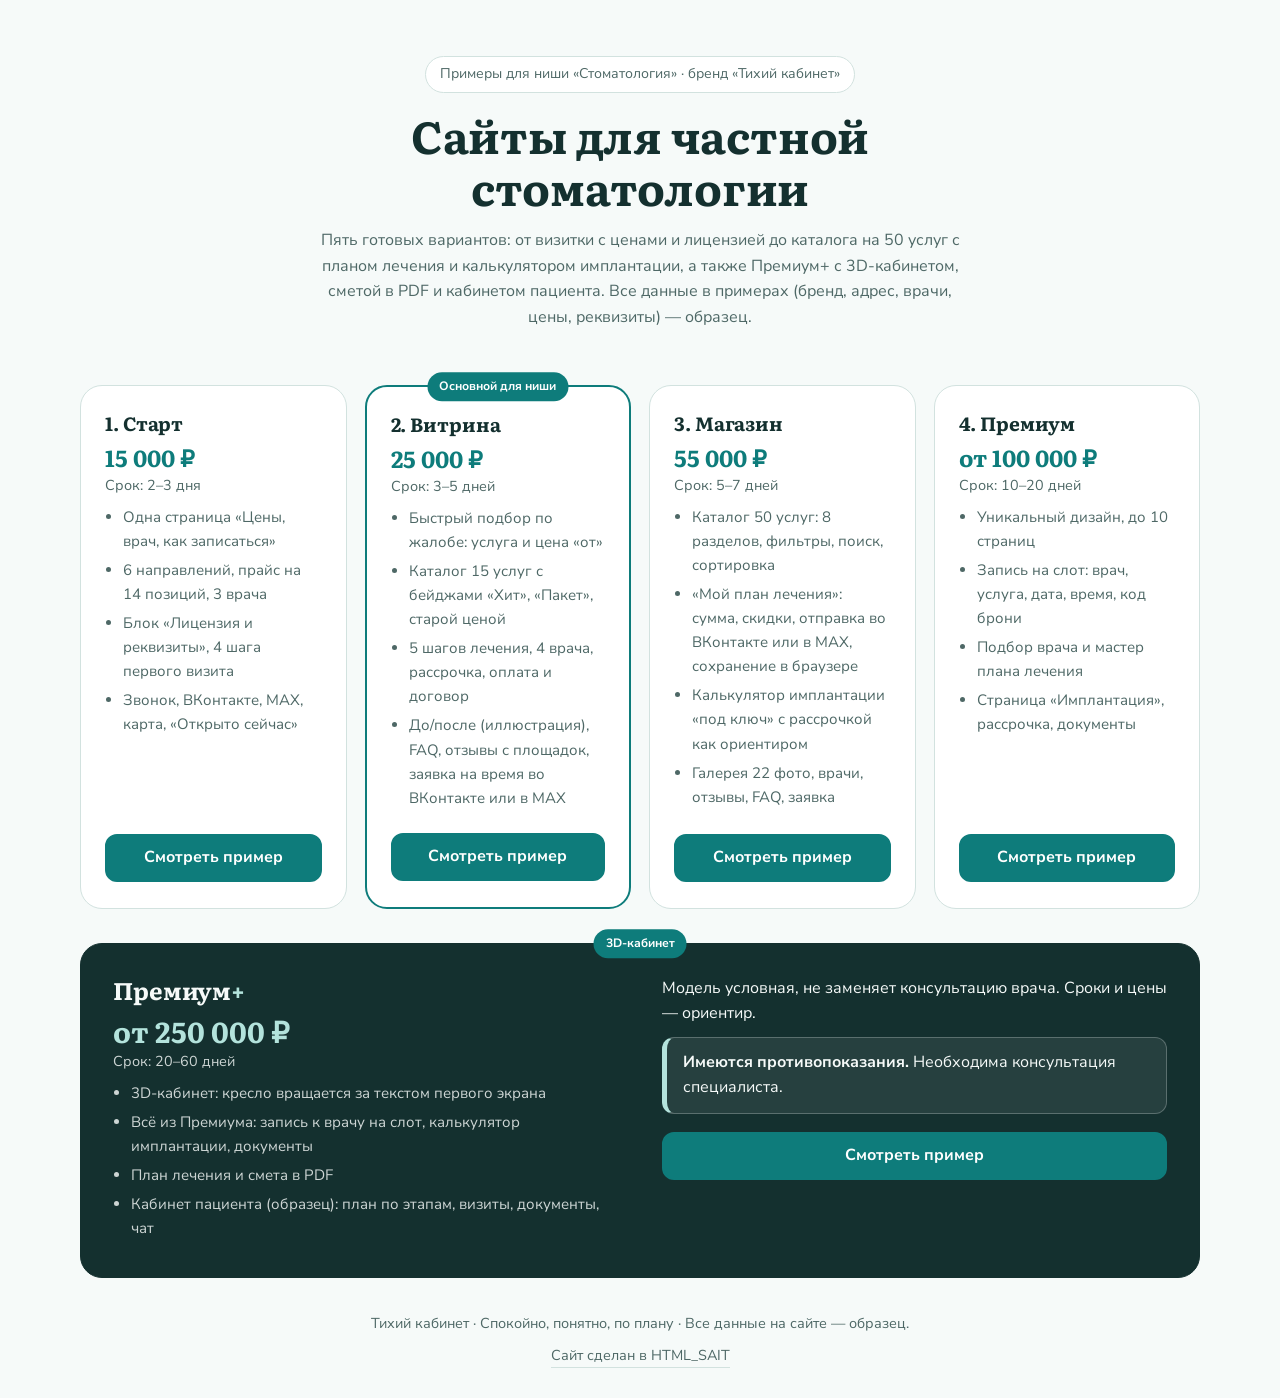
<file: index.html>
<!DOCTYPE html>
<html lang="ru">
<head>
<meta charset="UTF-8">
<meta name="viewport" content="width=device-width, initial-scale=1">
<meta name="robots" content="noindex, nofollow">
<title>Сайты для стоматологии: 5 тарифов с примерами</title>
<meta name="description" content="Сайты для частной стоматологии: пять тарифов, от визитки до Премиум+ с 3D-кабинетом и кабинетом пациента. Все данные в примерах — образец.">
<meta property="og:type" content="website">
<meta property="og:title" content="Сайты для стоматологии: 5 тарифов с примерами">
<meta property="og:description" content="Пять тарифов сайта для стоматологии, от визитки до Премиум+ с 3D-кабинетом. Все данные в примерах — образец.">
<meta property="og:image" content="img/1629909613654-28e377c37b09.jpg">
<link href="fonts/fonts.css" rel="stylesheet">
<!-- Яндекс Метрика: вставьте сюда код счётчика клиента -->
<script>document.documentElement.className+=" js"</script>
<style>
:root{--bg:#F6FAF9;--bg2:#E8F1EF;--card:#FFFFFF;--ink:#14302F;--mute:#4E6866;--acc:#0E7C7B;--acc-ink:#FFFFFF;--line:#D2E2DF;--lt:#B3E3DC;--ok:#1B7F4B;--warn:#B45309;--wa:#16853F;--tg:#1C7FB8;--shadow:0 16px 34px -20px rgba(20,48,47,.4)}
*{box-sizing:border-box}
html{scroll-behavior:smooth;scroll-padding-top:76px;-webkit-text-size-adjust:100%}
body{margin:0;background:var(--bg);color:var(--ink);font:16px/1.6 "Nunito Sans",system-ui,-apple-system,"Segoe UI",Roboto,sans-serif;overflow-x:hidden}
h1,h2,h3{font-family:Literata,Georgia,"Times New Roman",serif;font-weight:700;line-height:1.18;margin:0;letter-spacing:-.005em;overflow-wrap:break-word}
p{margin:0}
a{color:inherit}
img,svg{max-width:100%}
[hidden]{display:none!important}
.wr{max-width:1160px;margin:0 auto;padding:0 20px}
.sprite{position:absolute;width:0;height:0;overflow:hidden}
.ic{width:1.25em;height:1.25em;flex:none}
.sec{padding:76px 0}
.sec.alt{background:var(--bg2)}
.sec.dark{background:var(--ink);color:var(--bg)}
.sec.dark .lead,.sec.dark small,.sec.dark .note{color:rgba(246,250,249,.8)}
.kick{display:inline-flex;align-items:center;gap:8px;background:var(--card);color:var(--ink);border:1px solid var(--line);font:700 .78rem/1.3 "Nunito Sans",sans-serif;letter-spacing:.05em;text-transform:uppercase;padding:6px 12px;border-radius:999px;margin-bottom:14px}
.kick:before{content:"";width:8px;height:8px;border-radius:50%;background:var(--acc)}
.sec.dark .kick{background:rgba(246,250,249,.1);color:var(--bg);border-color:rgba(246,250,249,.25)}
.sec.dark .kick:before{background:var(--lt)}
h2{font-size:clamp(1.5rem,3.4vw,2.25rem);margin-bottom:24px;max-width:30ch}
h3{font-size:1.1rem;line-height:1.28}
.lead{color:var(--mute);max-width:66ch;margin:-10px 0 26px}
.mk{background:linear-gradient(transparent 62%,var(--lt) 62%);padding:0 .08em}
.sec.dark .mk{background:var(--acc);color:var(--acc-ink);padding:.04em .3em .1em;border-radius:6px;-webkit-box-decoration-break:clone;box-decoration-break:clone}
:focus-visible{outline:3px solid var(--acc);outline-offset:2px}
.sec.dark :focus-visible{outline-color:var(--lt)}
.btn{display:inline-flex;align-items:center;justify-content:center;gap:8px;min-height:48px;padding:12px 22px;border-radius:12px;border:2px solid var(--acc);background:var(--acc);color:var(--acc-ink);font:700 1rem/1.2 "Nunito Sans",system-ui,sans-serif;text-decoration:none;cursor:pointer;transition:transform .2s,box-shadow .2s}
.btn:hover{transform:translateY(-2px);box-shadow:0 10px 20px -12px var(--ink)}
.btn.ghost{background:transparent;color:var(--ink);border-color:var(--ink)}
.btn.wa{background:var(--wa);border-color:var(--wa);color:#fff}
.btn.tg{background:var(--tg);border-color:var(--tg);color:#fff}
.btn.sm{min-height:40px;padding:8px 15px;font-size:.92rem;border-radius:10px}
.btn.block{width:100%}
.btn[disabled]{opacity:.5;cursor:not-allowed;transform:none;box-shadow:none}
.sec.dark .btn.ghost{color:var(--bg);border-color:var(--bg)}
.btns{display:flex;flex-wrap:wrap;gap:12px}
.nav{position:sticky;top:0;z-index:40;background:rgba(246,250,249,.96);-webkit-backdrop-filter:blur(8px);backdrop-filter:blur(8px);border-bottom:1px solid var(--line)}
.nav .wr{display:flex;align-items:center;gap:16px;min-height:66px}
.logo{display:flex;align-items:center;gap:10px;font:700 1.12rem/1 Literata,Georgia,serif;text-decoration:none;margin-right:auto;white-space:nowrap}
.logo svg{width:36px;height:36px}
.logo small{display:block;font:600 .7rem/1.2 "Nunito Sans",sans-serif;color:var(--mute);margin-top:3px;letter-spacing:0}
.menu ul{display:flex;gap:20px;list-style:none;margin:0;padding:0}
.menu a{text-decoration:none;font-weight:700;color:var(--mute);font-size:.93rem}
.menu a:hover{color:var(--ink);text-decoration:underline;text-decoration-color:var(--acc);text-decoration-thickness:3px;text-underline-offset:5px}
.nav-toggle{position:absolute;opacity:0;pointer-events:none}
.burger{display:none;width:44px;height:44px;border:2px solid var(--ink);border-radius:12px;cursor:pointer;place-items:center}
.burger i,.burger i:before,.burger i:after{display:block;width:18px;height:2px;background:var(--ink);position:relative;content:""}
.burger i:before{position:absolute;top:-6px}.burger i:after{position:absolute;top:6px}
.nav-toggle:focus-visible~.burger{outline:3px solid var(--acc);outline-offset:2px}
.open{display:inline-flex;align-items:center;gap:8px;font-size:.86rem;color:var(--mute);white-space:nowrap}
.open b{width:9px;height:9px;border-radius:50%;background:var(--ok);display:inline-block}
.open.closed b{background:var(--warn)}
.img{position:relative;overflow:hidden;background:var(--bg2)}
.img img,.img .ph{position:absolute;inset:0;width:100%;height:100%;object-fit:cover;display:block}
.ph svg{width:100%;height:100%;display:block}
.hero{padding:30px 0 56px}
.hero .wr{display:grid;grid-template-columns:1.1fr .9fr;gap:44px;align-items:center}
.hero h1{font-size:clamp(1.8rem,4.4vw,3.05rem);margin-bottom:18px;letter-spacing:-.015em}
.hero .sub{color:var(--mute);font-size:1.08rem;margin-bottom:22px;max-width:50ch}
.hero .pic{border-radius:26px;aspect-ratio:4/4.2;box-shadow:var(--shadow)}
.hero .pic-w{position:relative}
.sticker{position:absolute;left:-14px;bottom:26px;z-index:2;background:var(--card);color:var(--ink);border:1px solid var(--line);border-left:5px solid var(--acc);border-radius:14px;padding:12px 16px;font:700 .82rem/1.3 "Nunito Sans",sans-serif;box-shadow:var(--shadow);max-width:210px}
.sticker b{display:block;font:700 1.5rem/1.05 Literata,Georgia,serif;margin-bottom:3px;color:var(--acc)}
.anchor{display:flex;gap:14px;align-items:center;background:var(--card);border:1px solid var(--line);border-radius:14px;padding:14px 18px;margin-bottom:22px;max-width:560px}
.anchor b{font:700 1.4rem/1 Literata,Georgia,serif;white-space:nowrap;color:var(--acc)}
.anchor span{color:var(--mute);font-size:.92rem;line-height:1.4}
.card{background:var(--card);border:1px solid var(--line);border-radius:18px}
.cn{background:var(--card);border:1px solid var(--line);border-left:5px solid var(--acc);border-radius:12px;padding:12px 16px;font-size:1rem;color:var(--ink);max-width:80ch}
.cn b{color:var(--ink)}
.cn.sm{margin-top:10px;padding:9px 12px;font-size:.9rem}
.tw{overflow-x:auto;border-radius:16px}
.tbl{width:100%;border-collapse:collapse;background:var(--card);border:1px solid var(--line);border-radius:16px;overflow:hidden;font-variant-numeric:tabular-nums}
.tbl th,.tbl td{padding:12px 14px;text-align:left;border-bottom:1px solid var(--line);font-size:.98rem;vertical-align:top}
.tbl thead th{background:var(--ink);color:var(--bg);font-weight:700;font-size:.86rem}
.tbl tbody th{font-weight:700}
.tbl td{font-weight:600}
.tbl td small{display:block;color:var(--mute);font-weight:400;font-size:.86rem;margin-top:2px}
.tbl td.pr{white-space:nowrap;text-align:right;font-family:Literata,Georgia,serif;font-weight:700}
.tbl tr:last-child th,.tbl tr:last-child td{border-bottom:0}
.tbl tr.hl th,.tbl tr.hl td{background:var(--bg2)}
.note{color:var(--mute);font-size:.92rem;margin-top:14px;max-width:80ch}
.note b{color:var(--ink)}
.faq{max-width:860px}
.faq details{border-bottom:1px solid var(--line);padding:16px 0}
.faq summary{cursor:pointer;font-weight:700;font-size:1.04rem;list-style:none;display:flex;justify-content:space-between;gap:20px}
.faq summary::-webkit-details-marker{display:none}
.faq summary:after{content:"+";font:700 1.5rem/1 Literata,serif;flex:none;transition:transform .25s;color:var(--acc)}
.faq details[open] summary:after{transform:rotate(45deg)}
.faq p{color:var(--mute);margin:10px 0 0;max-width:70ch}
.form{background:var(--card);border:1px solid var(--line);border-radius:22px;padding:28px}
.form h3{font-size:1.2rem;margin-bottom:6px}
.form>p{color:var(--mute);margin:0 0 8px}
.form label{display:block;font-size:.86rem;font-weight:700;color:var(--mute);margin:12px 0 6px}
.form input[type=text],.form input[type=tel],.form input[type=date],.form input[type=number],.form select,.form textarea{width:100%;padding:12px 14px;border-radius:12px;border:1.5px solid var(--line);background:var(--bg);color:var(--ink);font:inherit}
.form .two{display:grid;grid-template-columns:1fr 1fr;gap:0 14px}
.form .chk{display:flex;gap:10px;align-items:flex-start;font-size:.84rem;color:var(--mute);font-weight:600;margin:16px 0 0}
.form .chk input{margin-top:3px;width:18px;height:18px;flex:none;accent-color:var(--acc)}
.form .chk a{color:var(--ink)}
.form .err{color:#B91C1C;font-size:.88rem;font-weight:700;margin-top:10px;min-height:1.2em}
.form .ok{display:none;margin-top:12px;font-weight:700;background:var(--bg2);color:var(--ink);padding:10px 14px;border-radius:10px;border-left:5px solid var(--acc)}
.form .btns{margin-top:16px}
.form .cn{margin-top:14px}
.ct{display:grid;grid-template-columns:1fr 1fr;gap:28px;background:var(--card);border:1px solid var(--line);border-radius:22px;padding:30px}
.ct>*{min-width:0}
.ct dl{margin:0 0 20px}
.ct dt{font-weight:700;margin-top:12px}
.ct dt:first-child{margin-top:0}
.ct dd{margin:2px 0 0;color:var(--mute)}
.ct dd a{color:var(--ink)}
.ct iframe{width:100%;height:100%;min-height:320px;border:0;border-radius:14px;background:var(--bg2)}
footer{border-top:1px solid var(--line);padding:30px 20px 110px;text-align:center;color:var(--mute);font-size:.92rem}
footer p+p{margin-top:6px}
footer .cn{margin:14px auto 0;text-align:left;color:var(--ink)}
footer .made{display:inline-block;margin-top:10px;color:var(--mute);text-decoration:none;border-bottom:1px solid var(--line)}
footer .made:hover{color:var(--acc);border-color:var(--acc)}
.pol{max-width:70ch;margin:12px auto 0;text-align:left;font-size:.86rem}
.pol summary{cursor:pointer;text-align:center;color:var(--mute);text-decoration:underline}
.pol p{margin-top:8px}
.float{position:fixed;right:14px;bottom:calc(14px + env(safe-area-inset-bottom,0px));display:flex;flex-direction:column;gap:10px;z-index:35}
.float a{width:52px;height:52px;border-radius:50%;display:grid;place-items:center;color:#fff;text-decoration:none;box-shadow:0 8px 20px rgba(20,48,47,.32)}
.float .ic{width:26px;height:26px}
.float .w{background:var(--wa)}.float .t{background:var(--tg)}.float .p{background:var(--acc)}
.js .rv{opacity:0;transform:translateY(18px);transition:opacity .7s,transform .7s cubic-bezier(.2,.8,.2,1)}
.js .rv.in{opacity:1;transform:none}
@media(prefers-reduced-motion:reduce){.js .rv{opacity:1;transform:none;transition:none}html{scroll-behavior:auto}.btn,.btn:hover{transition:none;transform:none}}
@media(max-width:1000px){.burger{display:grid}.menu{display:none;position:absolute;left:0;right:0;top:100%;background:var(--bg);border-bottom:1px solid var(--line);padding:8px 20px 16px}.nav-toggle:checked~.menu{display:block}.menu ul{flex-direction:column;gap:0}.menu li a{display:block;padding:12px 0;border-bottom:1px solid var(--line);font-size:1rem}.nav .open{display:none}}
@media(max-width:860px){.hero .wr{grid-template-columns:1fr;gap:26px}.hero .pic{aspect-ratio:16/11}.sticker{left:10px}.ct{grid-template-columns:1fr;padding:22px}}
@media(max-width:600px){.sec{padding:52px 0}.form{padding:20px}.form .two{grid-template-columns:1fr}.btns .btn{flex:1 1 auto}.logo small{display:none}}
@media(max-width:400px){.nav .btn span{display:none}.nav .btn{padding:8px 12px}.logo{font-size:1rem}}
.rules{display:grid;grid-template-columns:repeat(4,1fr);gap:14px;counter-reset:r;list-style:none;margin:0;padding:0}
.rules li{counter-increment:r;background:var(--card);border:1px solid var(--line);border-radius:18px;padding:20px 18px}
.rules li:before{content:counter(r);display:grid;place-items:center;width:34px;height:34px;border-radius:50%;background:var(--acc);color:var(--acc-ink);font:700 .95rem Literata,serif;margin-bottom:12px}
.rules h3{margin-bottom:6px}
.rules p{color:var(--mute);font-size:.94rem}
.svc{display:grid;grid-template-columns:repeat(3,1fr);gap:14px;list-style:none;margin:0;padding:0}
.svc li{background:var(--card);border:1px solid var(--line);border-radius:18px;padding:20px;display:flex;flex-direction:column;gap:8px}
.svc .i,.pc .i{width:52px;height:52px;border-radius:14px;background:var(--bg2);display:grid;place-items:center;color:var(--acc)}
.svc .i .ic{width:30px;height:30px}
.svc p{color:var(--mute);font-size:.94rem}
.svc .pr{margin-top:auto;padding-top:8px;font:700 1.08rem/1.2 Literata,serif}
.svc .pr i{display:block;margin-top:4px;font:400 .82rem "Nunito Sans",sans-serif;font-style:normal;color:var(--mute)}
.plist{display:grid;grid-template-columns:1fr 1fr;gap:14px;margin-top:20px}
.plist div{background:var(--card);border:1px solid var(--line);border-radius:16px;padding:18px 20px;color:var(--mute);font-size:.95rem}
.plist b{display:block;color:var(--ink);margin-bottom:4px;font-family:Literata,serif;font-size:.95rem}
.gal{display:grid;grid-template-columns:repeat(3,1fr);gap:14px}
.gal figure{margin:0;border-radius:18px;overflow:hidden;background:var(--card);border:1px solid var(--line)}
.gal .img{aspect-ratio:4/3}
.gal figcaption{padding:10px 14px;font-size:.9rem;color:var(--mute)}
.gal figcaption b{display:block;color:var(--ink);font-size:.95rem}
.gal .cta{background:var(--ink);color:var(--bg);border-radius:18px;padding:24px;display:flex;flex-direction:column;justify-content:center;gap:12px}
.gal .cta h3{font-size:1.15rem}
.gal .cta p{color:rgba(246,250,249,.82)}
.gal .cta .btn{align-self:flex-start}
.docs{display:grid;grid-template-columns:1fr;gap:12px;margin:0;padding:0;list-style:none}
.doc{display:grid;grid-template-columns:96px 1fr;gap:16px;background:var(--card);border:1px solid var(--line);border-radius:18px;padding:16px;align-items:center}
.doc .av{width:96px;height:96px;border-radius:16px;overflow:hidden;position:relative;background:var(--bg2);display:grid;place-items:center;color:var(--acc)}
.doc .av.img{aspect-ratio:1}
.doc .av .ic{width:44px;height:44px}
.doc .av b{font:700 1.5rem Literata,serif;color:var(--acc)}
.doc h3{margin-bottom:2px}
.doc .role{color:var(--acc);font-weight:700;font-size:.92rem;margin-bottom:4px}
.doc p{color:var(--mute);font-size:.92rem}
.lic{display:grid;grid-template-columns:1.1fr .9fr;gap:30px;align-items:start}
.lic dl{margin:0;display:grid;grid-template-columns:auto 1fr;gap:8px 18px;background:rgba(246,250,249,.07);border:1px solid rgba(246,250,249,.2);border-radius:18px;padding:20px 22px}
.lic dt{color:rgba(246,250,249,.72);font-size:.9rem}
.lic dd{margin:0;font-weight:700}
.lic h2{max-width:22ch}
.lic p{color:rgba(246,250,249,.85);margin-bottom:14px;max-width:56ch}
.lic a{color:var(--lt)}
.lic .cn{background:rgba(246,250,249,.08);border-color:rgba(246,250,249,.25);border-left-color:var(--lt);color:var(--bg)}
.lic .cn b{color:var(--bg)}
.steps{display:grid;grid-template-columns:repeat(5,1fr);gap:14px;list-style:none;margin:0;padding:0;counter-reset:s}
.steps.s4{grid-template-columns:repeat(4,1fr)}
.steps li{counter-increment:s;background:var(--card);border:1px solid var(--line);border-radius:18px;padding:18px}
.steps li:before{content:counter(s);display:grid;place-items:center;width:36px;height:36px;border-radius:50%;background:var(--acc);color:var(--acc-ink);font:700 .98rem Literata,serif;margin-bottom:12px}
.steps h3{margin-bottom:6px;font-size:1rem}
.steps p{color:var(--mute);font-size:.92rem}
.nums{display:grid;grid-template-columns:repeat(4,1fr);gap:14px}
.nums div{background:var(--card);border:1px solid var(--line);border-radius:18px;padding:20px 18px}
.nums b{display:block;font:700 1.7rem/1.1 Literata,serif;margin-bottom:6px;color:var(--acc)}
.nums span{color:var(--mute);font-size:.94rem}
.pairs{display:grid;grid-template-columns:1fr 1fr;gap:14px}
.pair{background:var(--card);border:1px solid var(--line);border-radius:18px;overflow:hidden}
.pair .q{padding:16px 18px 6px;font:700 1.05rem/1.3 Literata,serif}
.pair .a{padding:0 18px 16px;color:var(--mute);font-size:.95rem}
.pair .a b{color:var(--acc)}
.pair .q:before{content:"?";display:inline-grid;place-items:center;width:24px;height:24px;border-radius:50%;background:var(--bg2);color:var(--acc);font:700 .9rem Literata,serif;margin-right:8px;vertical-align:1px}
.chips{display:flex;flex-wrap:wrap;gap:8px;margin:2px 0 4px}
.chips button{font:700 .9rem "Nunito Sans",sans-serif;padding:8px 15px;border-radius:999px;border:1.5px solid var(--ink);background:transparent;color:var(--ink);cursor:pointer;min-height:40px}
.chips button[aria-pressed=true]{background:var(--acc);border-color:var(--acc);color:var(--acc-ink)}
.grid{display:grid;grid-template-columns:repeat(3,1fr);gap:14px;list-style:none;margin:0;padding:0}
.pc{position:relative;background:var(--card);border:1px solid var(--line);border-radius:18px;padding:18px;display:flex;flex-direction:column;gap:6px}
.pc .i .ic{width:30px;height:30px}
.pc .tags{display:flex;gap:6px;flex-wrap:wrap}
.pc .tags span{background:var(--bg2);border-radius:6px;padding:3px 8px;font-size:.76rem;font-weight:700;color:var(--ink)}
.pc h3{font-size:1.02rem}
.pc .sp{color:var(--mute);font-size:.9rem;line-height:1.45}
.pc .pr{margin-top:auto;padding-top:6px;font:700 1.12rem/1.2 Literata,serif}
.pc .pr s{font:400 .84rem "Nunito Sans",sans-serif;color:var(--mute);margin-left:6px}
.pc .pr i{display:block;margin-top:3px;font:400 .82rem "Nunito Sans",sans-serif;font-style:normal;color:var(--mute)}
.pc .btn{margin-top:6px}
.pc .btn.on{background:var(--ink);border-color:var(--ink);color:var(--bg)}
.bdg{position:absolute;top:16px;right:16px;font:700 .68rem/1 "Nunito Sans",sans-serif;letter-spacing:.05em;text-transform:uppercase;padding:6px 9px;border-radius:7px;background:var(--acc);color:var(--acc-ink)}
.pc.hit{outline:3px solid var(--acc)}
.revs{display:grid;grid-template-columns:repeat(3,1fr);gap:14px}
.rev{background:var(--card);border:1px solid var(--line);border-radius:18px;padding:20px;display:flex;flex-direction:column;gap:6px}
.rev .nm{font-weight:700}
.rev .rt{font:700 2rem/1 Literata,serif;color:var(--acc)}
.rev .rt small{font:600 .9rem "Nunito Sans",sans-serif;color:var(--mute)}
.rev p{color:var(--mute);font-size:.92rem;flex:1}
.rev a{color:var(--ink);font-weight:700}
.ba{display:grid;grid-template-columns:1fr 1fr;gap:14px}
.ba figure{margin:0;background:var(--card);border:1px solid var(--line);border-radius:18px;overflow:hidden}
.ba svg{display:block;width:100%;height:auto}
.ba figcaption{padding:10px 14px;font-weight:700;font-size:.92rem}
@media(max-width:1000px){.rules{grid-template-columns:1fr 1fr}.svc{grid-template-columns:1fr 1fr}.steps{grid-template-columns:1fr 1fr 1fr}.steps.s4{grid-template-columns:1fr 1fr}.nums{grid-template-columns:1fr 1fr}.grid{grid-template-columns:1fr 1fr}.revs{grid-template-columns:1fr 1fr}.lic{grid-template-columns:1fr}}
@media(max-width:700px){.plist,.pairs{grid-template-columns:1fr}.gal{grid-template-columns:1fr 1fr}}
@media(max-width:640px){.rules,.svc,.steps,.steps.s4,.grid,.revs,.ba{grid-template-columns:1fr}}
@media(max-width:440px){.gal,.nums{grid-template-columns:1fr}.doc{grid-template-columns:72px 1fr}.doc .av{width:72px;height:72px}.lic dl{grid-template-columns:1fr}}

body{padding:0 0 30px}
.top{padding:56px 0 34px;text-align:center}
.top h1{font-size:clamp(1.7rem,4.2vw,2.8rem);max-width:22ch;margin:16px auto 14px}
.top p{color:var(--mute);max-width:66ch;margin:0 auto}
.chip{display:inline-block;border:1px solid var(--line);background:var(--card);border-radius:999px;padding:6px 14px;font-size:.88rem;color:var(--mute)}
.g{display:grid;grid-template-columns:repeat(4,1fr);gap:18px;row-gap:34px;margin-top:20px}
.c{position:relative;background:var(--card);border:1px solid var(--line);border-radius:22px;padding:26px 24px;display:flex;flex-direction:column;gap:10px;transition:transform .25s,box-shadow .25s}
.c:hover{transform:translateY(-4px);box-shadow:0 20px 40px -26px var(--ink)}
.c h2{font-size:1.2rem;margin:0}
.c .p{font:700 1.45rem/1.15 Literata,serif;color:var(--acc)}
.c .p small{display:block;font:400 .9rem "Nunito Sans",sans-serif;color:var(--mute);margin-top:4px}
.c ul{margin:0;padding-left:18px;color:var(--mute);font-size:.94rem;flex:1}
.c ul li{margin-bottom:5px}
.c .btn{margin-top:8px}
.c.top2{border:2px solid var(--acc)}
.lab{position:absolute;top:0;left:50%;transform:translate(-50%,-50%);white-space:nowrap;background:var(--acc);color:var(--acc-ink);font-size:.76rem;font-weight:700;padding:5px 12px;border-radius:999px}
.plus{grid-column:1/-1;display:grid;grid-template-columns:1fr 1fr;gap:14px 44px;background:var(--ink);color:var(--bg);border-color:var(--ink);padding:32px}
.plus h2{font-size:1.5rem;max-width:none}.plus h2 span{color:var(--lt)}
.plus .p{font-size:1.8rem;color:var(--lt)}
.plus .p small,.plus ul{color:rgba(246,250,249,.82)}
.plus .l{display:flex;flex-direction:column;gap:10px}
.plus .btn.ghost{color:var(--bg);border-color:var(--bg)}
.plus .cn{background:rgba(246,250,249,.08);border-color:rgba(246,250,249,.25);border-left-color:var(--lt);color:var(--bg)}
.plus .cn b{color:var(--bg)}
.foot{text-align:center;color:var(--mute);font-size:.9rem;margin-top:34px}
.foot a{color:var(--mute);text-decoration:none;border-bottom:1px solid var(--line);display:inline-block;margin-top:8px}
@media(max-width:1100px){.g{grid-template-columns:1fr 1fr}}
@media(max-width:900px){.plus{grid-template-columns:1fr}}
@media(max-width:620px){.g{grid-template-columns:1fr}.plus{padding:24px}.top{padding-top:34px}}
</style>
</head>
<body>
<main class="wr">
<section class="top">
  <span class="chip">Примеры для ниши «Стоматология» · бренд «Тихий кабинет»</span>
  <h1>Сайты для частной стоматологии</h1>
  <p>Пять готовых вариантов: от визитки с ценами и лицензией до каталога на 50 услуг с планом лечения и калькулятором имплантации, а также Премиум+ с 3D-кабинетом, сметой в PDF и кабинетом пациента. Все данные в примерах (бренд, адрес, врачи, цены, реквизиты) — образец.</p>
</section>
<div class="g">
  <div class="c"><h2>1. Старт</h2><div class="p">15 000 ₽<small>Срок: 2–3 дня</small></div><ul><li>Одна страница «Цены, врач, как записаться»</li><li>6 направлений, прайс на 14 позиций, 3 врача</li><li>Блок «Лицензия и реквизиты», 4 шага первого визита</li><li>Звонок, ВКонтакте, MAX, карта, «Открыто сейчас»</li></ul><a class="btn" href="1-start/index.html">Смотреть пример</a></div>
  <div class="c top2"><span class="lab">Основной для ниши</span><h2>2. Витрина</h2><div class="p">25 000 ₽<small>Срок: 3–5 дней</small></div><ul><li>Быстрый подбор по жалобе: услуга и цена «от»</li><li>Каталог 15 услуг с бейджами «Хит», «Пакет», старой ценой</li><li>5 шагов лечения, 4 врача, рассрочка, оплата и договор</li><li>До/после (иллюстрация), FAQ, отзывы с площадок, заявка на время во ВКонтакте или в MAX</li></ul><a class="btn" href="2-vitrina/index.html">Смотреть пример</a></div>
  <div class="c"><h2>3. Магазин</h2><div class="p">55 000 ₽<small>Срок: 5–7 дней</small></div><ul><li>Каталог 50 услуг: 8 разделов, фильтры, поиск, сортировка</li><li>«Мой план лечения»: сумма, скидки, отправка во ВКонтакте или в MAX, сохранение в браузере</li><li>Калькулятор имплантации «под ключ» с рассрочкой как ориентиром</li><li>Галерея 22 фото, врачи, отзывы, FAQ, заявка</li></ul><a class="btn" href="3-magazin/index.html">Смотреть пример</a></div>
  <div class="c"><h2>4. Премиум</h2><div class="p">от 100 000 ₽<small>Срок: 10–20 дней</small></div><ul><li>Уникальный дизайн, до 10 страниц</li><li>Запись на слот: врач, услуга, дата, время, код брони</li><li>Подбор врача и мастер плана лечения</li><li>Страница «Имплантация», рассрочка, документы</li></ul><a class="btn" href="4-premium/index.html">Смотреть пример</a></div>
  <div class="c plus"><span class="lab">3D-кабинет</span>
    <div class="l"><h2>Премиум<span>+</span></h2><div class="p">от 250 000 ₽<small>Срок: 20–60 дней</small></div><ul><li>3D-кабинет: кресло вращается за текстом первого экрана</li><li>Всё из Премиума: запись к врачу на слот, калькулятор имплантации, документы</li><li>План лечения и смета в PDF</li><li>Кабинет пациента (образец): план по этапам, визиты, документы, чат</li></ul></div>
    <div class="l"><p>Модель условная, не заменяет консультацию врача. Сроки и цены — ориентир.</p><p class="cn"><b>Имеются противопоказания.</b> Необходима консультация специалиста.</p><a class="btn" href="5-premium-plus/index.html">Смотреть пример</a></div>
  </div>
</div>
<p class="foot">Тихий кабинет · Спокойно, понятно, по плану · Все данные на сайте — образец.<br><a href="https://saitnazakaz.site/" target="_blank" rel="noopener">Сайт сделан в HTML_SAIT</a></p>
</main>
</body>
</html>
</file>
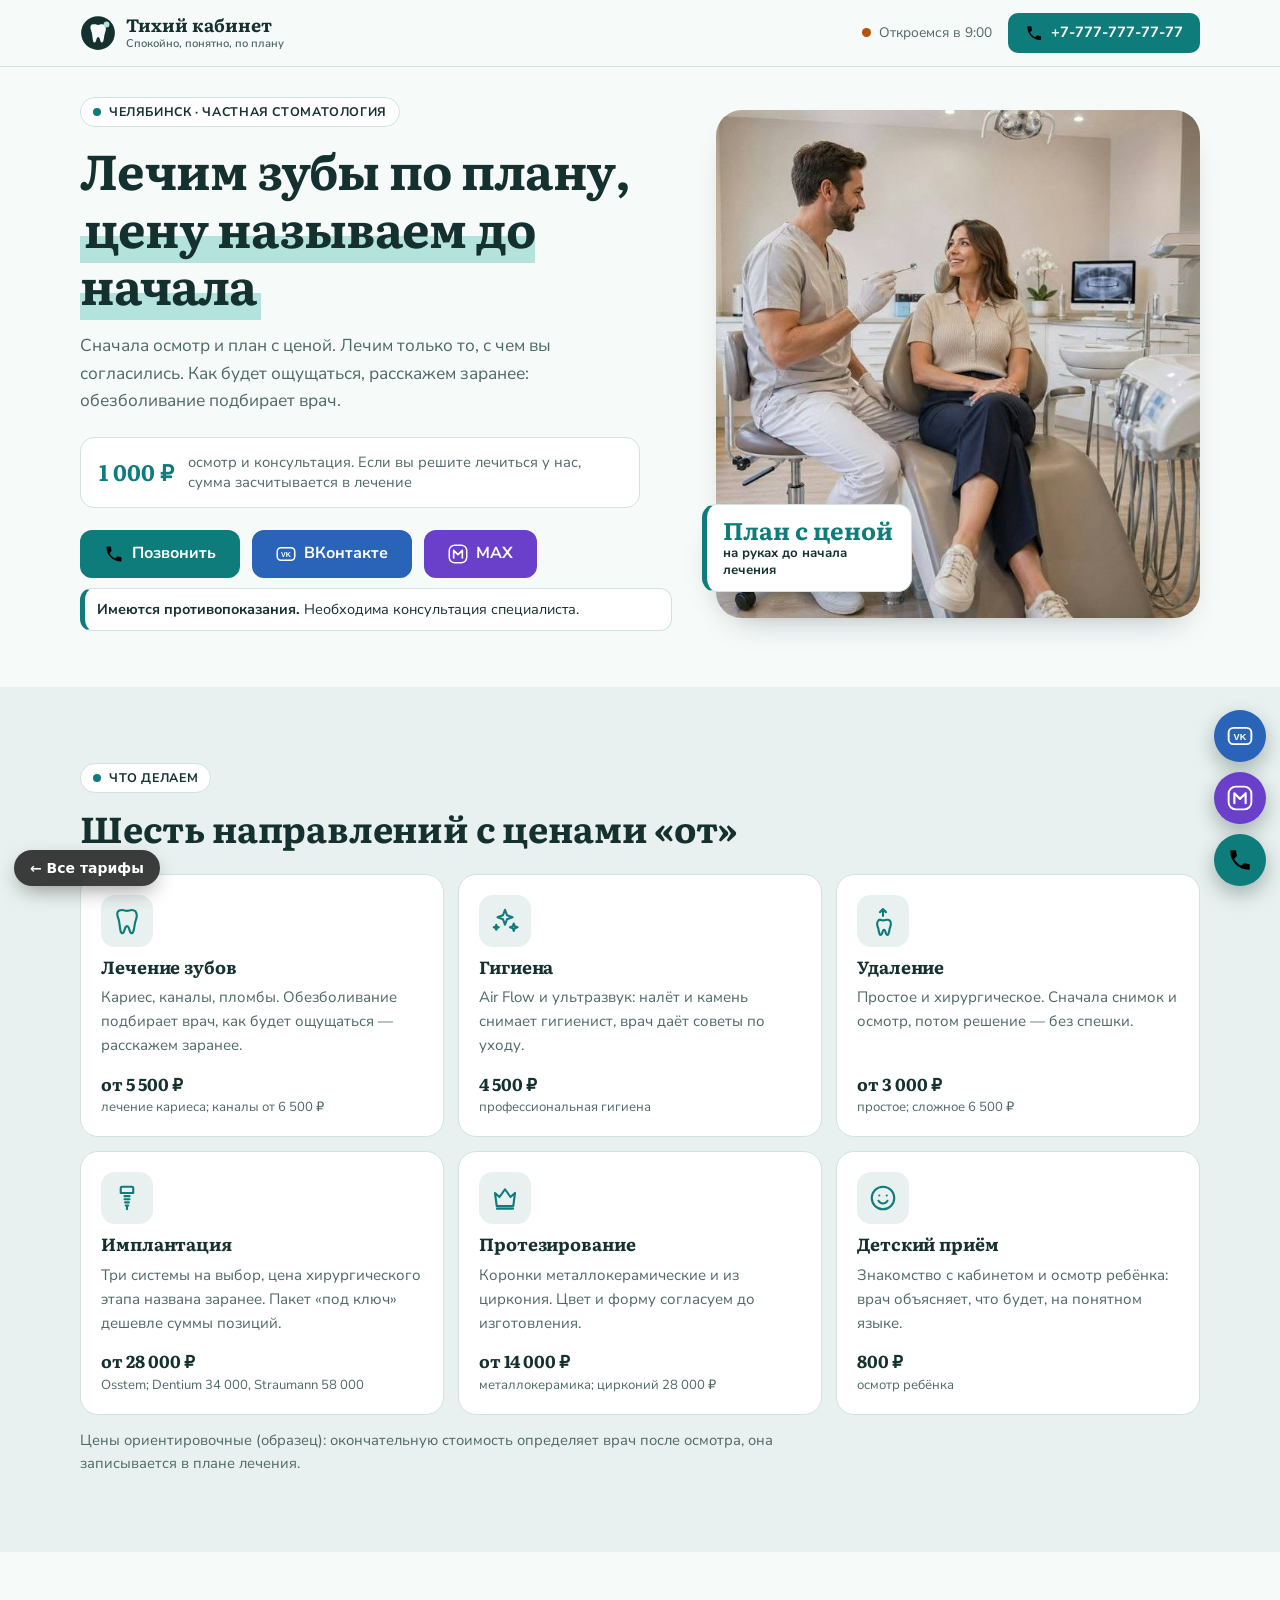
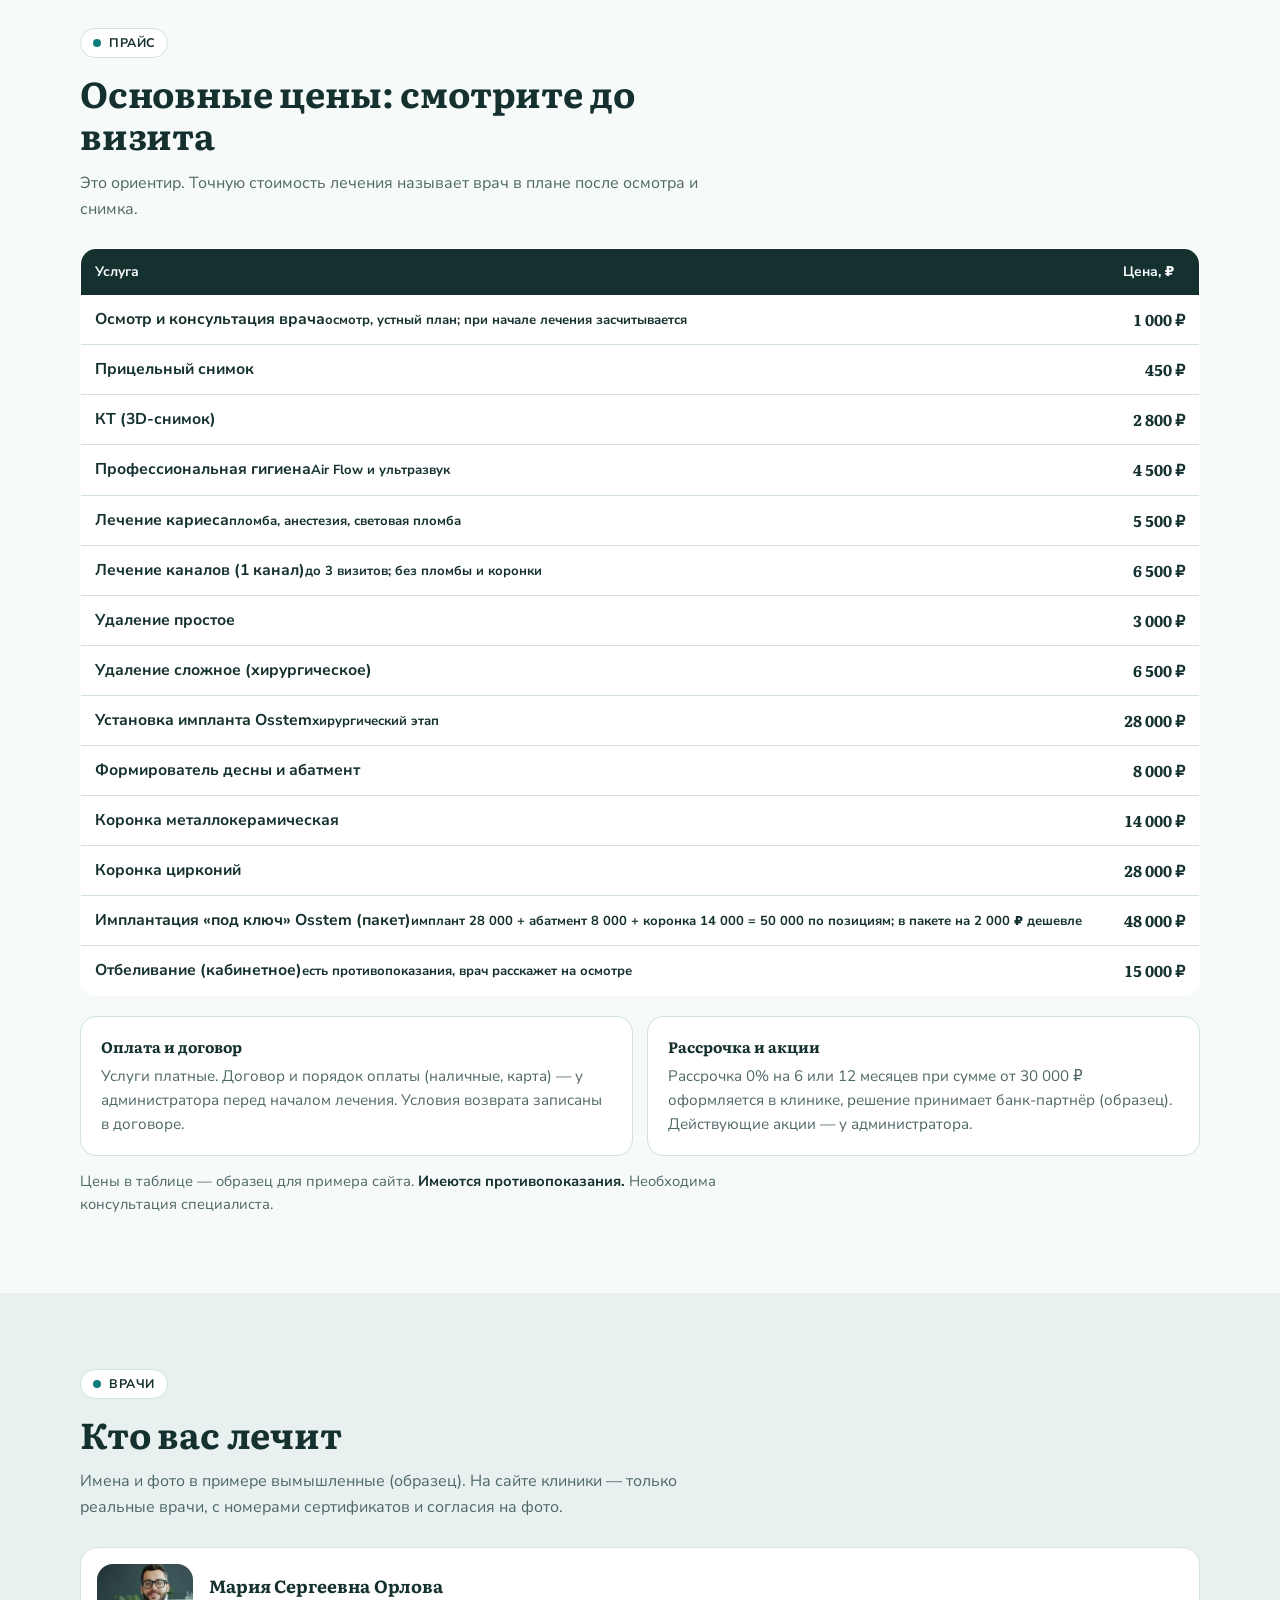
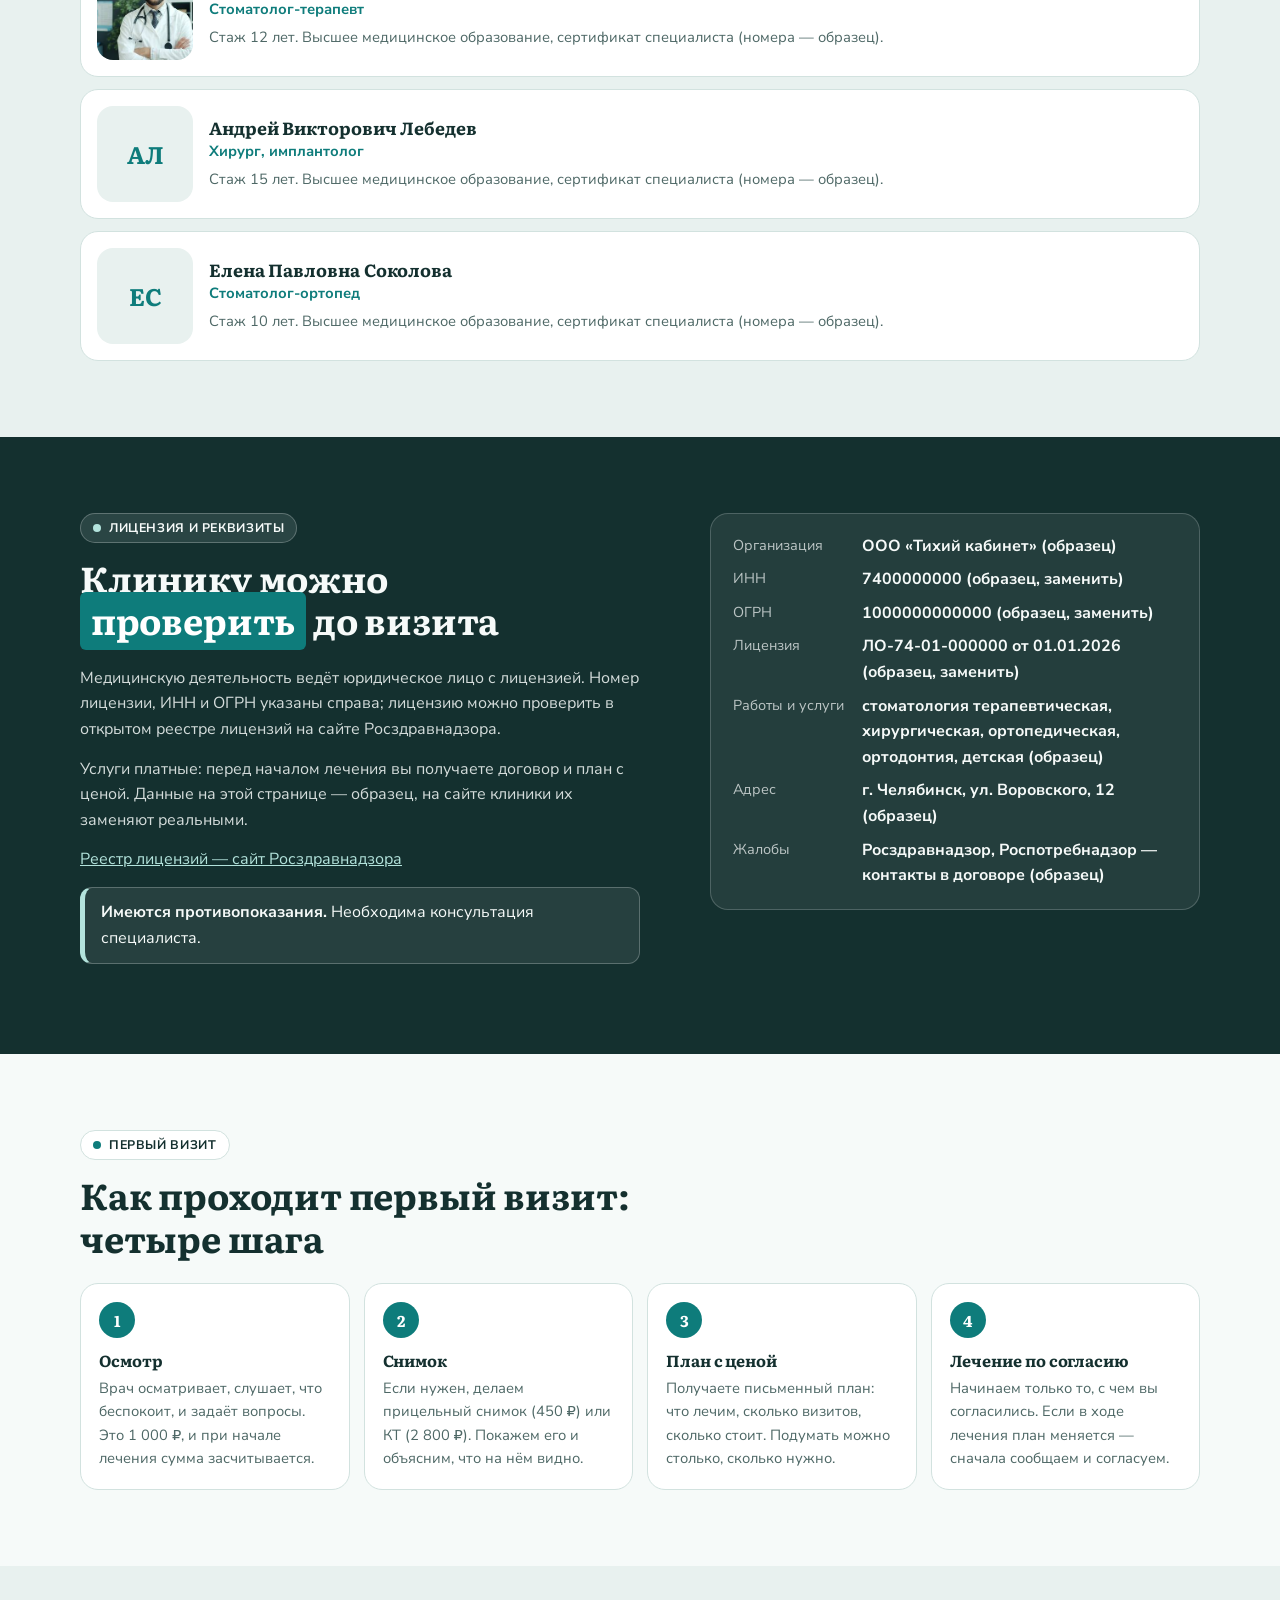
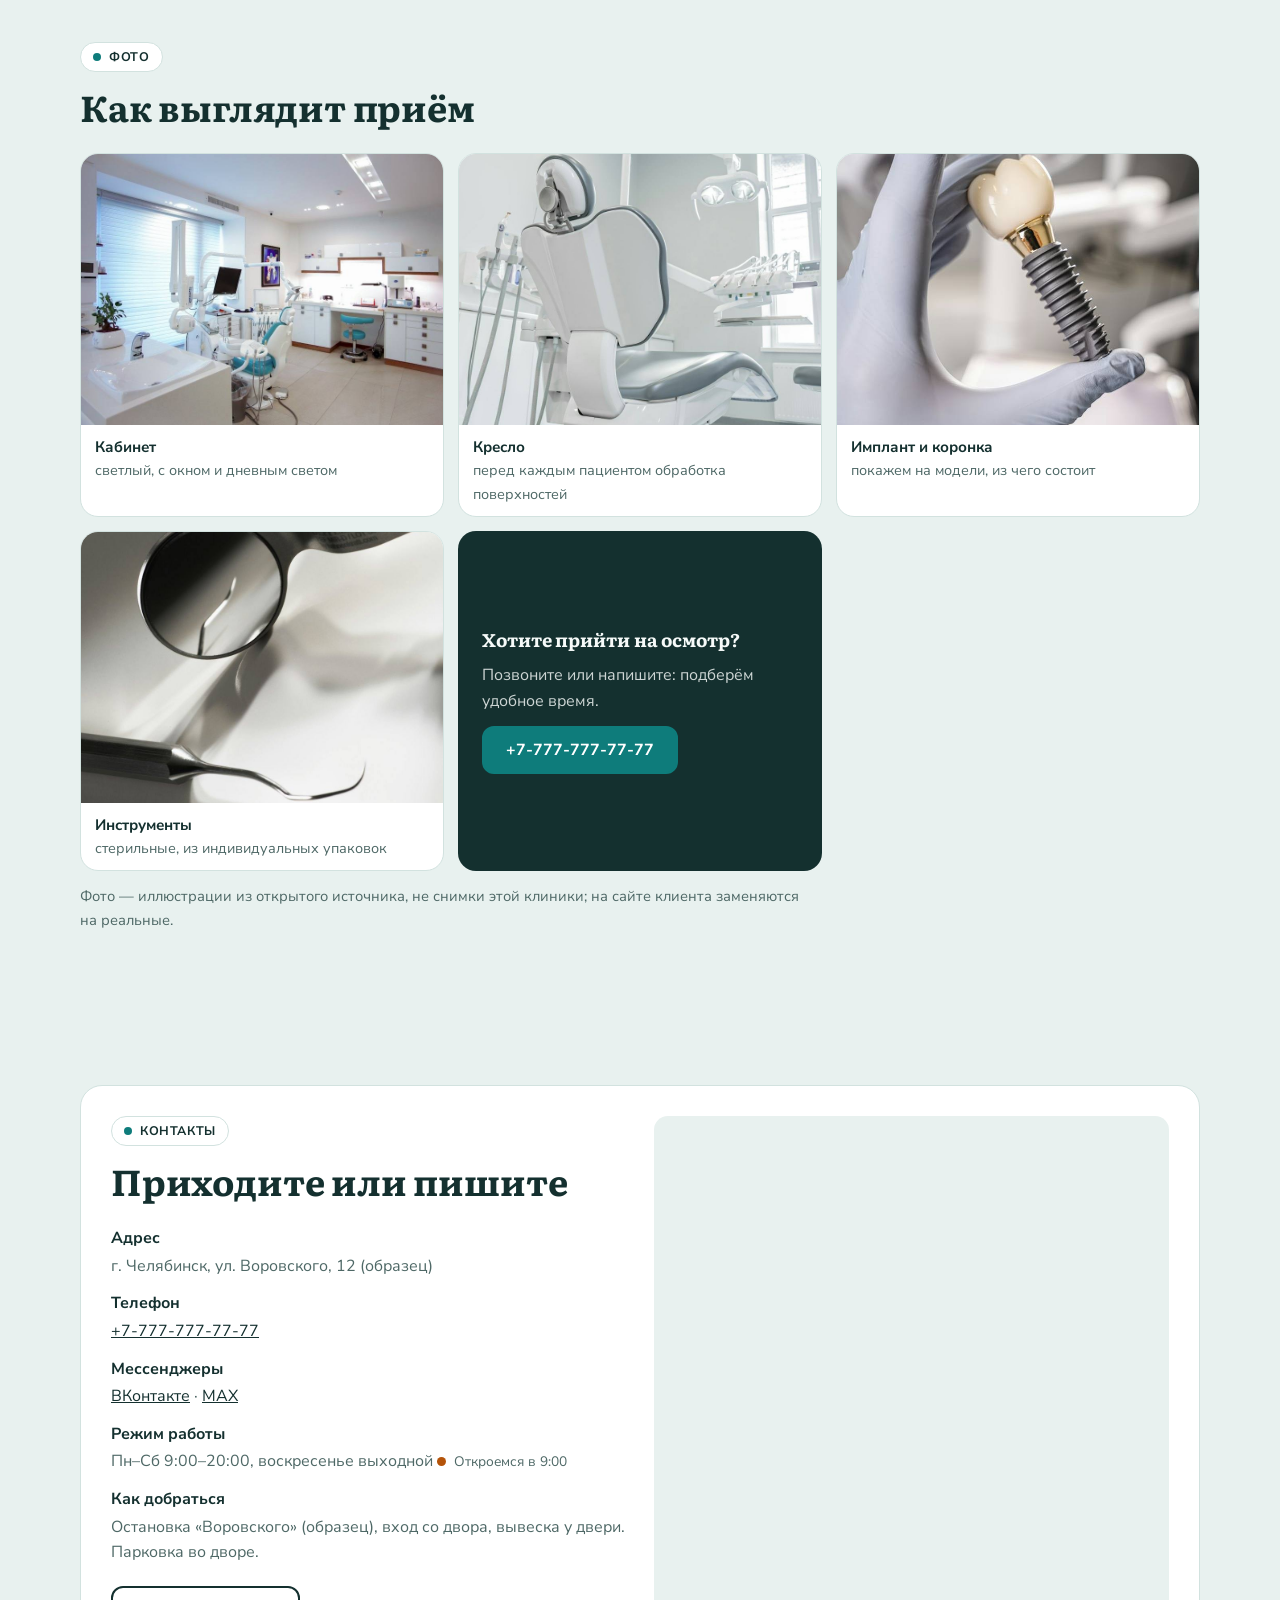
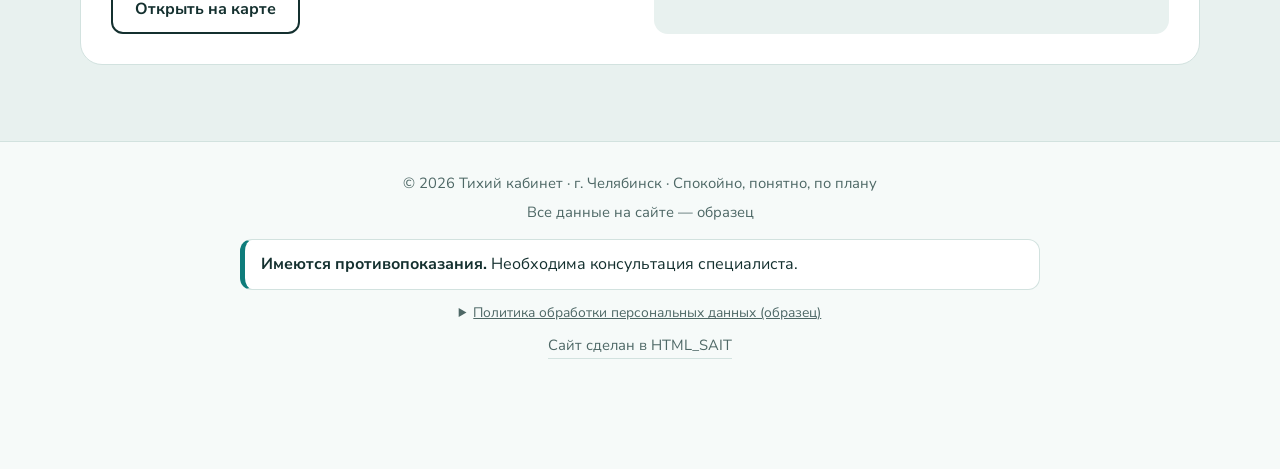
<file: 1-start/index.html>
<!DOCTYPE html>
<html lang="ru">
<head>
<meta charset="UTF-8">
<meta name="viewport" content="width=device-width, initial-scale=1">
<meta name="robots" content="noindex, nofollow">
<title>Тихий кабинет — стоматология в Челябинске: цены, врачи, запись</title>
<meta name="description" content="Частная стоматология в Челябинске: осмотр с планом и ценой до начала лечения, прайс на сайте, врачи, лицензия. Позвоните или напишите в мессенджер.">
<meta property="og:type" content="website">
<meta property="og:title" content="Тихий кабинет — стоматология в Челябинске: цены, врачи, запись">
<meta property="og:description" content="Частная стоматология в Челябинске: осмотр с планом и ценой до начала лечения, прайс на сайте, врачи, лицензия. Позвоните или напишите в мессенджер.">
<meta property="og:image" content="img/1777331903190-341a3dd0441b.jpg">
<link href="fonts/fonts.css" rel="stylesheet">
<!-- Яндекс Метрика: вставьте сюда код счётчика клиента -->
<script>document.documentElement.className+=" js"</script>
<style>
:root{--bg:#F6FAF9;--bg2:#E8F1EF;--card:#FFFFFF;--ink:#14302F;--mute:#4E6866;--acc:#0E7C7B;--acc-ink:#FFFFFF;--line:#D2E2DF;--lt:#B3E3DC;--ok:#1B7F4B;--warn:#B45309;--vk:#2A64B8;--mx:#6A3FC9;--shadow:0 16px 34px -20px rgba(20,48,47,.4)}
*{box-sizing:border-box}
html{scroll-behavior:smooth;scroll-padding-top:76px;-webkit-text-size-adjust:100%}
body{margin:0;background:var(--bg);color:var(--ink);font:16px/1.6 "Nunito Sans",system-ui,-apple-system,"Segoe UI",Roboto,sans-serif;overflow-x:hidden}
h1,h2,h3{font-family:Literata,Georgia,"Times New Roman",serif;font-weight:700;line-height:1.18;margin:0;letter-spacing:-.005em;overflow-wrap:break-word}
p{margin:0}
a{color:inherit}
img,svg{max-width:100%}
[hidden]{display:none!important}
.wr{max-width:1160px;margin:0 auto;padding:0 20px}
.sprite{position:absolute;width:0;height:0;overflow:hidden}
.ic{width:1.25em;height:1.25em;flex:none}
.sec{padding:76px 0}
.sec.alt{background:var(--bg2)}
.sec.dark{background:var(--ink);color:var(--bg)}
.sec.dark .lead,.sec.dark small,.sec.dark .note{color:rgba(246,250,249,.8)}
.kick{display:inline-flex;align-items:center;gap:8px;background:var(--card);color:var(--ink);border:1px solid var(--line);font:700 .78rem/1.3 "Nunito Sans",sans-serif;letter-spacing:.05em;text-transform:uppercase;padding:6px 12px;border-radius:999px;margin-bottom:14px}
.kick:before{content:"";width:8px;height:8px;border-radius:50%;background:var(--acc)}
.sec.dark .kick{background:rgba(246,250,249,.1);color:var(--bg);border-color:rgba(246,250,249,.25)}
.sec.dark .kick:before{background:var(--lt)}
h2{font-size:clamp(1.5rem,3.4vw,2.25rem);margin-bottom:24px;max-width:30ch}
h3{font-size:1.1rem;line-height:1.28}
.lead{color:var(--mute);max-width:66ch;margin:-10px 0 26px}
.mk{background:linear-gradient(transparent 62%,var(--lt) 62%);padding:0 .08em}
.sec.dark .mk{background:var(--acc);color:var(--acc-ink);padding:.04em .3em .1em;border-radius:6px;-webkit-box-decoration-break:clone;box-decoration-break:clone}
:focus-visible{outline:3px solid var(--acc);outline-offset:2px}
.sec.dark :focus-visible{outline-color:var(--lt)}
.btn{display:inline-flex;align-items:center;justify-content:center;gap:8px;min-height:48px;padding:12px 22px;border-radius:12px;border:2px solid var(--acc);background:var(--acc);color:var(--acc-ink);font:700 1rem/1.2 "Nunito Sans",system-ui,sans-serif;text-decoration:none;cursor:pointer;transition:transform .2s,box-shadow .2s}
.btn:hover{transform:translateY(-2px);box-shadow:0 10px 20px -12px var(--ink)}
.btn.ghost{background:transparent;color:var(--ink);border-color:var(--ink)}
.btn.vk{background:var(--vk);border-color:var(--vk);color:#fff}
.btn.mx{background:var(--mx);border-color:var(--mx);color:#fff}
.btn.sm{min-height:40px;padding:8px 15px;font-size:.92rem;border-radius:10px}
.btn.block{width:100%}
.btn[disabled]{opacity:.5;cursor:not-allowed;transform:none;box-shadow:none}
.sec.dark .btn.ghost{color:var(--bg);border-color:var(--bg)}
.btns{display:flex;flex-wrap:wrap;gap:12px}
.nav{position:sticky;top:0;z-index:40;background:rgba(246,250,249,.96);-webkit-backdrop-filter:blur(8px);backdrop-filter:blur(8px);border-bottom:1px solid var(--line)}
.nav .wr{display:flex;align-items:center;gap:16px;min-height:66px}
.logo{display:flex;align-items:center;gap:10px;font:700 1.12rem/1 Literata,Georgia,serif;text-decoration:none;margin-right:auto;white-space:nowrap}
.logo svg{width:36px;height:36px}
.logo small{display:block;font:600 .7rem/1.2 "Nunito Sans",sans-serif;color:var(--mute);margin-top:3px;letter-spacing:0}
.menu ul{display:flex;gap:20px;list-style:none;margin:0;padding:0}
.menu a{text-decoration:none;font-weight:700;color:var(--mute);font-size:.93rem}
.menu a:hover{color:var(--ink);text-decoration:underline;text-decoration-color:var(--acc);text-decoration-thickness:3px;text-underline-offset:5px}
.nav-toggle{position:absolute;opacity:0;pointer-events:none}
.burger{display:none;width:44px;height:44px;border:2px solid var(--ink);border-radius:12px;cursor:pointer;place-items:center}
.burger i,.burger i:before,.burger i:after{display:block;width:18px;height:2px;background:var(--ink);position:relative;content:""}
.burger i:before{position:absolute;top:-6px}.burger i:after{position:absolute;top:6px}
.nav-toggle:focus-visible~.burger{outline:3px solid var(--acc);outline-offset:2px}
.open{display:inline-flex;align-items:center;gap:8px;font-size:.86rem;color:var(--mute);white-space:nowrap}
.open b{width:9px;height:9px;border-radius:50%;background:var(--ok);display:inline-block}
.open.closed b{background:var(--warn)}
.img{position:relative;overflow:hidden;background:var(--bg2)}
.img img,.img .ph{position:absolute;inset:0;width:100%;height:100%;object-fit:cover;display:block}
.ph svg{width:100%;height:100%;display:block}
.hero{padding:30px 0 56px}
.hero .wr{display:grid;grid-template-columns:1.1fr .9fr;gap:44px;align-items:center}
.hero h1{font-size:clamp(1.8rem,4.4vw,3.05rem);margin-bottom:18px;letter-spacing:-.015em}
.hero .sub{color:var(--mute);font-size:1.08rem;margin-bottom:22px;max-width:50ch}
.hero .pic{border-radius:26px;aspect-ratio:4/4.2;box-shadow:var(--shadow)}
.hero .pic-w{position:relative}
.sticker{position:absolute;left:-14px;bottom:26px;z-index:2;background:var(--card);color:var(--ink);border:1px solid var(--line);border-left:5px solid var(--acc);border-radius:14px;padding:12px 16px;font:700 .82rem/1.3 "Nunito Sans",sans-serif;box-shadow:var(--shadow);max-width:210px}
.sticker b{display:block;font:700 1.5rem/1.05 Literata,Georgia,serif;margin-bottom:3px;color:var(--acc)}
.anchor{display:flex;gap:14px;align-items:center;background:var(--card);border:1px solid var(--line);border-radius:14px;padding:14px 18px;margin-bottom:22px;max-width:560px}
.anchor b{font:700 1.4rem/1 Literata,Georgia,serif;white-space:nowrap;color:var(--acc)}
.anchor span{color:var(--mute);font-size:.92rem;line-height:1.4}
.card{background:var(--card);border:1px solid var(--line);border-radius:18px}
.cn{background:var(--card);border:1px solid var(--line);border-left:5px solid var(--acc);border-radius:12px;padding:12px 16px;font-size:1rem;color:var(--ink);max-width:80ch}
.cn b{color:var(--ink)}
.cn.sm{margin-top:10px;padding:9px 12px;font-size:.9rem}
.tw{overflow-x:auto;border-radius:16px}
.tbl{width:100%;border-collapse:collapse;background:var(--card);border:1px solid var(--line);border-radius:16px;overflow:hidden;font-variant-numeric:tabular-nums}
.tbl th,.tbl td{padding:12px 14px;text-align:left;border-bottom:1px solid var(--line);font-size:.98rem;vertical-align:top}
.tbl thead th{background:var(--ink);color:var(--bg);font-weight:700;font-size:.86rem}
.tbl tbody th{font-weight:700}
.tbl td{font-weight:600}
.tbl td small{display:block;color:var(--mute);font-weight:400;font-size:.86rem;margin-top:2px}
.tbl td.pr{white-space:nowrap;text-align:right;font-family:Literata,Georgia,serif;font-weight:700}
.tbl tr:last-child th,.tbl tr:last-child td{border-bottom:0}
.tbl tr.hl th,.tbl tr.hl td{background:var(--bg2)}
.note{color:var(--mute);font-size:.92rem;margin-top:14px;max-width:80ch}
.note b{color:var(--ink)}
.faq{max-width:860px}
.faq details{border-bottom:1px solid var(--line);padding:16px 0}
.faq summary{cursor:pointer;font-weight:700;font-size:1.04rem;list-style:none;display:flex;justify-content:space-between;gap:20px}
.faq summary::-webkit-details-marker{display:none}
.faq summary:after{content:"+";font:700 1.5rem/1 Literata,serif;flex:none;transition:transform .25s;color:var(--acc)}
.faq details[open] summary:after{transform:rotate(45deg)}
.faq p{color:var(--mute);margin:10px 0 0;max-width:70ch}
.form{background:var(--card);border:1px solid var(--line);border-radius:22px;padding:28px}
.form h3{font-size:1.2rem;margin-bottom:6px}
.form>p{color:var(--mute);margin:0 0 8px}
.form label{display:block;font-size:.86rem;font-weight:700;color:var(--mute);margin:12px 0 6px}
.form input[type=text],.form input[type=tel],.form input[type=date],.form input[type=number],.form select,.form textarea{width:100%;padding:12px 14px;border-radius:12px;border:1.5px solid var(--line);background:var(--bg);color:var(--ink);font:inherit}
.form .two{display:grid;grid-template-columns:1fr 1fr;gap:0 14px}
.form .chk{display:flex;gap:10px;align-items:flex-start;font-size:.84rem;color:var(--mute);font-weight:600;margin:16px 0 0}
.form .chk input{margin-top:3px;width:18px;height:18px;flex:none;accent-color:var(--acc)}
.form .chk a{color:var(--ink)}
.form .err{color:#B91C1C;font-size:.88rem;font-weight:700;margin-top:10px;min-height:1.2em}
.form .ok{display:none;margin-top:12px;font-weight:700;background:var(--bg2);color:var(--ink);padding:10px 14px;border-radius:10px;border-left:5px solid var(--acc)}
.form .btns{margin-top:16px}
.form .cn{margin-top:14px}
.ct{display:grid;grid-template-columns:1fr 1fr;gap:28px;background:var(--card);border:1px solid var(--line);border-radius:22px;padding:30px}
.ct>*{min-width:0}
.ct dl{margin:0 0 20px}
.ct dt{font-weight:700;margin-top:12px}
.ct dt:first-child{margin-top:0}
.ct dd{margin:2px 0 0;color:var(--mute)}
.ct dd a{color:var(--ink)}
.ct iframe{width:100%;height:100%;min-height:320px;border:0;border-radius:14px;background:var(--bg2)}
footer{border-top:1px solid var(--line);padding:30px 20px 110px;text-align:center;color:var(--mute);font-size:.92rem}
footer p+p{margin-top:6px}
footer .cn{margin:14px auto 0;text-align:left;color:var(--ink)}
footer .made{display:inline-block;margin-top:10px;color:var(--mute);text-decoration:none;border-bottom:1px solid var(--line)}
footer .made:hover{color:var(--acc);border-color:var(--acc)}
.pol{max-width:70ch;margin:12px auto 0;text-align:left;font-size:.86rem}
.pol summary{cursor:pointer;text-align:center;color:var(--mute);text-decoration:underline}
.pol p{margin-top:8px}
.float{position:fixed;right:14px;bottom:calc(14px + env(safe-area-inset-bottom,0px));display:flex;flex-direction:column;gap:10px;z-index:35}
.float a{width:52px;height:52px;border-radius:50%;display:grid;place-items:center;color:#fff;text-decoration:none;box-shadow:0 8px 20px rgba(20,48,47,.32)}
.float .ic{width:26px;height:26px}
.float .w{background:var(--vk)}.float .t{background:var(--mx)}.float .p{background:var(--acc)}
.mbox{position:fixed;left:50%;transform:translateX(-50%);bottom:calc(84px + env(safe-area-inset-bottom,0px));z-index:2147482000;width:min(92vw,460px);padding:12px 14px;border-radius:12px;background:#14302F;color:#fff;font:600 14px/1.4 system-ui,sans-serif;box-shadow:0 12px 30px -10px rgba(0,0,0,.5)}
.mbox[hidden]{display:none}
.mbox textarea{display:block;width:100%;min-height:96px;margin-top:8px;padding:8px;border:0;border-radius:8px;color:#14302F;font:14px/1.4 system-ui,sans-serif}
.js .rv{opacity:0;transform:translateY(18px);transition:opacity .7s,transform .7s cubic-bezier(.2,.8,.2,1)}
.js .rv.in{opacity:1;transform:none}
@media(prefers-reduced-motion:reduce){.js .rv{opacity:1;transform:none;transition:none}html{scroll-behavior:auto}.btn,.btn:hover{transition:none;transform:none}}
@media(max-width:1000px){.burger{display:grid}.menu{display:none;position:absolute;left:0;right:0;top:100%;background:var(--bg);border-bottom:1px solid var(--line);padding:8px 20px 16px}.nav-toggle:checked~.menu{display:block}.menu ul{flex-direction:column;gap:0}.menu li a{display:block;padding:12px 0;border-bottom:1px solid var(--line);font-size:1rem}.nav .open{display:none}}
@media(max-width:860px){.hero .wr{grid-template-columns:1fr;gap:26px}.hero .pic{aspect-ratio:16/11}.sticker{left:10px}.ct{grid-template-columns:1fr;padding:22px}}
@media(max-width:600px){.sec{padding:52px 0}.form{padding:20px}.form .two{grid-template-columns:1fr}.btns .btn{flex:1 1 auto}.logo small{display:none}}
@media(max-width:400px){.nav .btn span{display:none}.nav .btn{padding:8px 12px}.logo{font-size:1rem}}
.rules{display:grid;grid-template-columns:repeat(4,1fr);gap:14px;counter-reset:r;list-style:none;margin:0;padding:0}
.rules li{counter-increment:r;background:var(--card);border:1px solid var(--line);border-radius:18px;padding:20px 18px}
.rules li:before{content:counter(r);display:grid;place-items:center;width:34px;height:34px;border-radius:50%;background:var(--acc);color:var(--acc-ink);font:700 .95rem Literata,serif;margin-bottom:12px}
.rules h3{margin-bottom:6px}
.rules p{color:var(--mute);font-size:.94rem}
.svc{display:grid;grid-template-columns:repeat(3,1fr);gap:14px;list-style:none;margin:0;padding:0}
.svc li{background:var(--card);border:1px solid var(--line);border-radius:18px;padding:20px;display:flex;flex-direction:column;gap:8px}
.svc .i,.pc .i{width:52px;height:52px;border-radius:14px;background:var(--bg2);display:grid;place-items:center;color:var(--acc)}
.svc .i .ic{width:30px;height:30px}
.svc p{color:var(--mute);font-size:.94rem}
.svc .pr{margin-top:auto;padding-top:8px;font:700 1.08rem/1.2 Literata,serif}
.svc .pr i{display:block;margin-top:4px;font:400 .82rem "Nunito Sans",sans-serif;font-style:normal;color:var(--mute)}
.plist{display:grid;grid-template-columns:1fr 1fr;gap:14px;margin-top:20px}
.plist div{background:var(--card);border:1px solid var(--line);border-radius:16px;padding:18px 20px;color:var(--mute);font-size:.95rem}
.plist b{display:block;color:var(--ink);margin-bottom:4px;font-family:Literata,serif;font-size:.95rem}
.gal{display:grid;grid-template-columns:repeat(3,1fr);gap:14px}
.gal figure{margin:0;border-radius:18px;overflow:hidden;background:var(--card);border:1px solid var(--line)}
.gal .img{aspect-ratio:4/3}
.gal figcaption{padding:10px 14px;font-size:.9rem;color:var(--mute)}
.gal figcaption b{display:block;color:var(--ink);font-size:.95rem}
.gal .cta{background:var(--ink);color:var(--bg);border-radius:18px;padding:24px;display:flex;flex-direction:column;justify-content:center;gap:12px}
.gal .cta h3{font-size:1.15rem}
.gal .cta p{color:rgba(246,250,249,.82)}
.gal .cta .btn{align-self:flex-start}
.docs{display:grid;grid-template-columns:1fr;gap:12px;margin:0;padding:0;list-style:none}
.doc{display:grid;grid-template-columns:96px 1fr;gap:16px;background:var(--card);border:1px solid var(--line);border-radius:18px;padding:16px;align-items:center}
.doc .av{width:96px;height:96px;border-radius:16px;overflow:hidden;position:relative;background:var(--bg2);display:grid;place-items:center;color:var(--acc)}
.doc .av.img{aspect-ratio:1}
.doc .av .ic{width:44px;height:44px}
.doc .av b{font:700 1.5rem Literata,serif;color:var(--acc)}
.doc h3{margin-bottom:2px}
.doc .role{color:var(--acc);font-weight:700;font-size:.92rem;margin-bottom:4px}
.doc p{color:var(--mute);font-size:.92rem}
.lic{display:grid;grid-template-columns:1.1fr .9fr;gap:30px;align-items:start}
.lic dl{margin:0;display:grid;grid-template-columns:auto 1fr;gap:8px 18px;background:rgba(246,250,249,.07);border:1px solid rgba(246,250,249,.2);border-radius:18px;padding:20px 22px}
.lic dt{color:rgba(246,250,249,.72);font-size:.9rem}
.lic dd{margin:0;font-weight:700}
.lic h2{max-width:22ch}
.lic p{color:rgba(246,250,249,.85);margin-bottom:14px;max-width:56ch}
.lic a{color:var(--lt)}
.lic .cn{background:rgba(246,250,249,.08);border-color:rgba(246,250,249,.25);border-left-color:var(--lt);color:var(--bg)}
.lic .cn b{color:var(--bg)}
.steps{display:grid;grid-template-columns:repeat(5,1fr);gap:14px;list-style:none;margin:0;padding:0;counter-reset:s}
.steps.s4{grid-template-columns:repeat(4,1fr)}
.steps li{counter-increment:s;background:var(--card);border:1px solid var(--line);border-radius:18px;padding:18px}
.steps li:before{content:counter(s);display:grid;place-items:center;width:36px;height:36px;border-radius:50%;background:var(--acc);color:var(--acc-ink);font:700 .98rem Literata,serif;margin-bottom:12px}
.steps h3{margin-bottom:6px;font-size:1rem}
.steps p{color:var(--mute);font-size:.92rem}
.nums{display:grid;grid-template-columns:repeat(4,1fr);gap:14px}
.nums div{background:var(--card);border:1px solid var(--line);border-radius:18px;padding:20px 18px}
.nums b{display:block;font:700 1.7rem/1.1 Literata,serif;margin-bottom:6px;color:var(--acc)}
.nums span{color:var(--mute);font-size:.94rem}
.pairs{display:grid;grid-template-columns:1fr 1fr;gap:14px}
.pair{background:var(--card);border:1px solid var(--line);border-radius:18px;overflow:hidden}
.pair .q{padding:16px 18px 6px;font:700 1.05rem/1.3 Literata,serif}
.pair .a{padding:0 18px 16px;color:var(--mute);font-size:.95rem}
.pair .a b{color:var(--acc)}
.pair .q:before{content:"?";display:inline-grid;place-items:center;width:24px;height:24px;border-radius:50%;background:var(--bg2);color:var(--acc);font:700 .9rem Literata,serif;margin-right:8px;vertical-align:1px}
.chips{display:flex;flex-wrap:wrap;gap:8px;margin:2px 0 4px}
.chips button{font:700 .9rem "Nunito Sans",sans-serif;padding:8px 15px;border-radius:999px;border:1.5px solid var(--ink);background:transparent;color:var(--ink);cursor:pointer;min-height:40px}
.chips button[aria-pressed=true]{background:var(--acc);border-color:var(--acc);color:var(--acc-ink)}
.grid{display:grid;grid-template-columns:repeat(3,1fr);gap:14px;list-style:none;margin:0;padding:0}
.pc{position:relative;background:var(--card);border:1px solid var(--line);border-radius:18px;padding:18px;display:flex;flex-direction:column;gap:6px}
.pc .i .ic{width:30px;height:30px}
.pc .tags{display:flex;gap:6px;flex-wrap:wrap}
.pc .tags span{background:var(--bg2);border-radius:6px;padding:3px 8px;font-size:.76rem;font-weight:700;color:var(--ink)}
.pc h3{font-size:1.02rem}
.pc .sp{color:var(--mute);font-size:.9rem;line-height:1.45}
.pc .pr{margin-top:auto;padding-top:6px;font:700 1.12rem/1.2 Literata,serif}
.pc .pr s{font:400 .84rem "Nunito Sans",sans-serif;color:var(--mute);margin-left:6px}
.pc .pr i{display:block;margin-top:3px;font:400 .82rem "Nunito Sans",sans-serif;font-style:normal;color:var(--mute)}
.pc .btn{margin-top:6px}
.pc .btn.on{background:var(--ink);border-color:var(--ink);color:var(--bg)}
.bdg{position:absolute;top:16px;right:16px;font:700 .68rem/1 "Nunito Sans",sans-serif;letter-spacing:.05em;text-transform:uppercase;padding:6px 9px;border-radius:7px;background:var(--acc);color:var(--acc-ink)}
.pc.hit{outline:3px solid var(--acc)}
.revs{display:grid;grid-template-columns:repeat(3,1fr);gap:14px}
.rev{background:var(--card);border:1px solid var(--line);border-radius:18px;padding:20px;display:flex;flex-direction:column;gap:6px}
.rev .nm{font-weight:700}
.rev .rt{font:700 2rem/1 Literata,serif;color:var(--acc)}
.rev .rt small{font:600 .9rem "Nunito Sans",sans-serif;color:var(--mute)}
.rev p{color:var(--mute);font-size:.92rem;flex:1}
.rev a{color:var(--ink);font-weight:700}
.ba{display:grid;grid-template-columns:1fr 1fr;gap:14px}
.ba figure{margin:0;background:var(--card);border:1px solid var(--line);border-radius:18px;overflow:hidden}
.ba svg{display:block;width:100%;height:auto}
.ba figcaption{padding:10px 14px;font-weight:700;font-size:.92rem}
@media(max-width:1000px){.rules{grid-template-columns:1fr 1fr}.svc{grid-template-columns:1fr 1fr}.steps{grid-template-columns:1fr 1fr 1fr}.steps.s4{grid-template-columns:1fr 1fr}.nums{grid-template-columns:1fr 1fr}.grid{grid-template-columns:1fr 1fr}.revs{grid-template-columns:1fr 1fr}.lic{grid-template-columns:1fr}}
@media(max-width:700px){.plist,.pairs{grid-template-columns:1fr}.gal{grid-template-columns:1fr 1fr}}
@media(max-width:640px){.rules,.svc,.steps,.steps.s4,.grid,.revs,.ba{grid-template-columns:1fr}}
@media(max-width:440px){.gal,.nums{grid-template-columns:1fr}.doc{grid-template-columns:72px 1fr}.doc .av{width:72px;height:72px}.lic dl{grid-template-columns:1fr}}
</style>
</head>
<body>
<a href="../index.html" class="tarify-back" aria-label="Вернуться ко всем тарифам" style="position:fixed;left:14px;bottom:calc(14px + env(safe-area-inset-bottom,0px));z-index:2147483000;display:inline-flex;align-items:center;gap:6px;padding:11px 16px;border-radius:999px;background:rgba(20,20,20,.82);color:#fff;font:600 14px/1 system-ui,-apple-system,'Segoe UI',Roboto,sans-serif;text-decoration:none;box-shadow:0 8px 22px -6px rgba(0,0,0,.45);-webkit-backdrop-filter:blur(6px);backdrop-filter:blur(6px)">← Все тарифы</a><script data-fp>(function(){try{var k="fp:"+location.pathname.split("/")[1],q=/[?&]from=portfolio(&|$)/.test(location.search);if(q)sessionStorage.setItem(k,"1");if(q||sessionStorage.getItem(k)){var b=document.querySelector(".tarify-back");if(b)b.style.display="none"}}catch(e){}})();</script><svg class="sprite" aria-hidden="true" focusable="false"><defs><symbol id="i-tooth" viewBox="0 0 24 24" fill="none" stroke="currentColor" stroke-width="1.7" stroke-linecap="round" stroke-linejoin="round"><path d="M8.2 3.2c1.4 0 2.4.7 3.8.7s2.4-.7 3.8-.7c2.4 0 4 1.8 4 4.6 0 2-.8 3.4-1.3 5.4-.5 2.1-.7 5.6-1.5 7.4-.5 1.2-1.5 1.5-2.2.6-.7-.9-.9-3-1.6-4.2-.4-.7-.9-.9-1.2-.9s-.8.2-1.2.9c-.7 1.2-.9 3.3-1.6 4.2-.7.9-1.7.6-2.2-.6C6.2 17.2 6 13.7 5.5 11.6 5 9.6 4.2 8.2 4.2 6.2c0-2.7 1.6-3 4-3z"/></symbol><symbol id="i-spark" viewBox="0 0 24 24" fill="none" stroke="currentColor" stroke-width="1.7" stroke-linecap="round" stroke-linejoin="round"><path d="M12 3l1.6 4.4L18 9l-4.4 1.6L12 15l-1.6-4.4L6 9l4.4-1.6zM19 14l.8 2.2L22 17l-2.2.8L19 20l-.8-2.2L16 17l2.2-.8zM5 15l.6 1.6L7 17l-1.4.5L5 19l-.6-1.5L3 17l1.4-.4z"/></symbol><symbol id="i-extract" viewBox="0 0 24 24" fill="none" stroke="currentColor" stroke-width="1.7" stroke-linecap="round" stroke-linejoin="round"><path d="M12 2.5v5.5M9.6 4.9 12 2.5l2.4 2.4"/><path d="M8.7 11c1 0 1.8.5 3.3.5s2.3-.5 3.3-.5c1.8 0 3 1.3 3 3.3 0 1.4-.6 2.4-1 3.9-.3 1.5-.5 3.6-1.1 4.5-.4.6-1.1.5-1.5-.1-.5-.7-.7-2.2-1.2-3-.3-.5-.6-.6-.7-.6s-.4.1-.7.6c-.5.8-.7 2.3-1.2 3-.4.6-1.1.7-1.5.1-.6-.9-.8-3-1.1-4.5-.4-1.5-1-2.5-1-3.9 0-2 1.2-3.3 3-3.3z"/></symbol><symbol id="i-implant" viewBox="0 0 24 24" fill="none" stroke="currentColor" stroke-width="1.7" stroke-linecap="round" stroke-linejoin="round"><path d="M7 4c0-.6.4-1 1-1h8c.6 0 1 .4 1 1v4H7zM9.5 8h5M10 10.5h4M10 13h4M10.5 15.5h3M11 18h2M12 18.5V21"/></symbol><symbol id="i-crown" viewBox="0 0 24 24" fill="none" stroke="currentColor" stroke-width="1.7" stroke-linecap="round" stroke-linejoin="round"><path d="M4 8l3.6 3.2L12 5l4.4 6.2L20 8l-1.4 10.5h-13.2z"/><path d="M5.6 20.5h12.8"/></symbol><symbol id="i-kid" viewBox="0 0 24 24" fill="none" stroke="currentColor" stroke-width="1.7" stroke-linecap="round" stroke-linejoin="round"><circle cx="12" cy="12" r="9"/><path d="M9 10h.01M15 10h.01M8.4 14.2c1 1.5 2.2 2.2 3.6 2.2s2.6-.7 3.6-2.2"/></symbol><symbol id="i-brace" viewBox="0 0 24 24" fill="none" stroke="currentColor" stroke-width="1.7" stroke-linecap="round" stroke-linejoin="round"><path d="M3 12h18"/><rect x="4.5" y="9" width="4" height="6" rx="1"/><rect x="10" y="9" width="4" height="6" rx="1"/><rect x="15.5" y="9" width="4" height="6" rx="1"/></symbol><symbol id="i-sun" viewBox="0 0 24 24" fill="none" stroke="currentColor" stroke-width="1.7" stroke-linecap="round" stroke-linejoin="round"><circle cx="12" cy="12" r="4"/><path d="M12 2.5v2.5M12 19v2.5M2.5 12H5M19 12h2.5M5.3 5.3l1.8 1.8M16.9 16.9l1.8 1.8M18.7 5.3l-1.8 1.8M7.1 16.9l-1.8 1.8"/></symbol><symbol id="i-scan" viewBox="0 0 24 24" fill="none" stroke="currentColor" stroke-width="1.7" stroke-linecap="round" stroke-linejoin="round"><path d="M4 8V5a1 1 0 0 1 1-1h3M16 4h3a1 1 0 0 1 1 1v3M20 16v3a1 1 0 0 1-1 1h-3M8 20H5a1 1 0 0 1-1-1v-3M4 12h16"/></symbol><symbol id="i-clock" viewBox="0 0 24 24" fill="none" stroke="currentColor" stroke-width="1.7" stroke-linecap="round" stroke-linejoin="round"><circle cx="12" cy="12" r="9"/><path d="M12 7v5l3.5 2"/></symbol><symbol id="i-cal" viewBox="0 0 24 24" fill="none" stroke="currentColor" stroke-width="1.7" stroke-linecap="round" stroke-linejoin="round"><rect x="3.5" y="5" width="17" height="15" rx="2"/><path d="M3.5 10h17M8 3v4M16 3v4"/></symbol><symbol id="i-shield" viewBox="0 0 24 24" fill="none" stroke="currentColor" stroke-width="1.7" stroke-linecap="round" stroke-linejoin="round"><path d="M12 3l8 3v6c0 4.5-3.2 7.8-8 9-4.8-1.2-8-4.5-8-9V6z"/><path d="M8.5 12l2.5 2.5 4.5-5"/></symbol><symbol id="i-doc" viewBox="0 0 24 24" fill="none" stroke="currentColor" stroke-width="1.7" stroke-linecap="round" stroke-linejoin="round"><path d="M6 3h8l4 4v14H6z"/><path d="M14 3v4h4M9 12h6M9 15.5h6M9 18.5h3"/></symbol><symbol id="i-list" viewBox="0 0 24 24" fill="none" stroke="currentColor" stroke-width="1.7" stroke-linecap="round" stroke-linejoin="round"><rect x="5" y="4" width="14" height="17" rx="2"/><path d="M9 4V3h6v1M9 10h6M9 14h6M9 18h3"/></symbol><symbol id="i-pin" viewBox="0 0 24 24" fill="none" stroke="currentColor" stroke-width="1.7" stroke-linecap="round" stroke-linejoin="round"><path d="M12 21s-6.5-5.7-6.5-11A6.5 6.5 0 0 1 12 3.5 6.5 6.5 0 0 1 18.5 10c0 5.3-6.5 11-6.5 11z"/><circle cx="12" cy="10" r="2.3"/></symbol><symbol id="i-check" viewBox="0 0 24 24" fill="none" stroke="currentColor" stroke-width="1.7" stroke-linecap="round" stroke-linejoin="round"><path d="M5 12.5l4.5 4.5L19 7.5"/></symbol><symbol id="i-pill" viewBox="0 0 24 24" fill="none" stroke="currentColor" stroke-width="1.7" stroke-linecap="round" stroke-linejoin="round"><rect x="3.5" y="9" width="17" height="6" rx="3" transform="rotate(-35 12 12)"/><path d="M9.2 7.3l5.6 9.4"/></symbol><symbol id="i-ph" viewBox="0 0 24 24"><path d="M6.6 10.8c1.4 2.8 3.8 5.1 6.6 6.6l2.2-2.2c.3-.3.7-.4 1-.2 1.1.4 2.3.6 3.6.6.6 0 1 .4 1 1V20c0 .6-.4 1-1 1C10.6 21 3 13.4 3 4c0-.6.4-1 1-1h3.5c.6 0 1 .4 1 1 0 1.3.2 2.5.6 3.6.1.3 0 .7-.2 1l-2.3 2.2z"/></symbol><symbol id="i-vk" viewBox="0 0 24 24"><rect x="1.5" y="4.5" width="21" height="15" rx="4.5" fill="none" stroke="currentColor" stroke-width="1.8"/><text x="12" y="15.3" text-anchor="middle" font-family="Arial,sans-serif" font-size="8.5" font-weight="700" fill="currentColor" stroke="none">VK</text></symbol><symbol id="i-mx" viewBox="0 0 24 24"><rect x="1.5" y="1.5" width="21" height="21" rx="6.5" fill="none" stroke="currentColor" stroke-width="1.8"/><path d="M6.8 16.8V7.6L12 12.8l5.2-5.2v9.2" fill="none" stroke="currentColor" stroke-width="2" stroke-linecap="round" stroke-linejoin="round"/></symbol><symbol id="i-logo" viewBox="0 0 32 32"><circle cx="16" cy="16" r="15" fill="#14302F"/><g transform="translate(5.6 5.4) scale(.88)"><path d="M8.2 3.2c1.4 0 2.4.7 3.8.7s2.4-.7 3.8-.7c2.4 0 4 1.8 4 4.6 0 2-.8 3.4-1.3 5.4-.5 2.1-.7 5.6-1.5 7.4-.5 1.2-1.5 1.5-2.2.6-.7-.9-.9-3-1.6-4.2-.4-.7-.9-.9-1.2-.9s-.8.2-1.2.9c-.7 1.2-.9 3.3-1.6 4.2-.7.9-1.7.6-2.2-.6C6.2 17.2 6 13.7 5.5 11.6 5 9.6 4.2 8.2 4.2 6.2c0-2.7 1.6-3 4-3z" fill="#F6FAF9"/></g><circle cx="23.6" cy="8.4" r="2.6" fill="#B3E3DC"/></symbol></defs></svg><header class="nav"><div class="wr"><a class="logo" href="#top" aria-label="Тихий кабинет — на главную"><svg class="ic" aria-hidden="true"><use href="#i-logo"/></svg><span>Тихий кабинет<small>Спокойно, понятно, по плану</small></span></a><span class="open" data-open><b></b><span>Пн–Сб 9:00–20:00</span></span><a class="btn sm" href="tel:+77777777777"><svg class="ic" aria-hidden="true"><use href="#i-ph"/></svg><span>+7-777-777-77-77</span></a></div></header><main>
<section class="hero" id="top"><div class="wr">
  <div>
    <span class="kick">Челябинск · частная стоматология</span>
    <h1>Лечим зубы по плану, <span class="mk">цену называем до начала</span></h1>
    <p class="sub">Сначала осмотр и план с ценой. Лечим только то, с чем вы согласились. Как будет ощущаться, расскажем заранее: обезболивание подбирает врач.</p>
    <div class="anchor"><b>1&nbsp;000&nbsp;₽</b><span>осмотр и консультация. Если вы решите лечиться у нас, сумма засчитывается в лечение</span></div>
    <div class="btns">
      <a class="btn" href="tel:+77777777777"><svg class="ic" aria-hidden="true"><use href="#i-ph"/></svg>Позвонить</a>
      <a class="btn vk" href="https://vk.me/" data-msg="Здравствуйте! Хочу записаться на осмотр" target="_blank" rel="noopener"><svg class="ic" aria-hidden="true"><use href="#i-vk"/></svg>ВКонтакте</a>
      <a class="btn mx" href="https://max.ru/" target="_blank" rel="noopener"><svg class="ic" aria-hidden="true"><use href="#i-mx"/></svg>MAX</a>
    </div>
    <p class="cn sm"><b>Имеются противопоказания.</b> Необходима консультация специалиста.</p>
  </div>
  <div class="pic-w">
    <div class="pic img"><img src="img/1777331903190-341a3dd0441b.jpg" width="900" height="675" alt="Стоматолог разговаривает с пациентом в светлом кабинете (иллюстрация)" decoding="async" fetchpriority="high"></div>
    <div class="sticker"><b>План с ценой</b>на руках до начала лечения</div>
  </div>
</div></section>

<section class="sec alt" id="uslugi"><div class="wr">
  <span class="kick">Что делаем</span>
  <h2>Шесть направлений с ценами «от»</h2>
  <ul class="svc rv"><li><span class="i"><svg class="ic" aria-hidden="true"><use href="#i-tooth"/></svg></span><h3>Лечение зубов</h3><p>Кариес, каналы, пломбы. Обезболивание подбирает врач, как будет ощущаться — расскажем заранее.</p><div class="pr">от 5&nbsp;500&nbsp;₽<i>лечение кариеса; каналы от 6&nbsp;500&nbsp;₽</i></div></li><li><span class="i"><svg class="ic" aria-hidden="true"><use href="#i-spark"/></svg></span><h3>Гигиена</h3><p>Air Flow и ультразвук: налёт и камень снимает гигиенист, врач даёт советы по уходу.</p><div class="pr">4&nbsp;500&nbsp;₽<i>профессиональная гигиена</i></div></li><li><span class="i"><svg class="ic" aria-hidden="true"><use href="#i-extract"/></svg></span><h3>Удаление</h3><p>Простое и хирургическое. Сначала снимок и осмотр, потом решение — без спешки.</p><div class="pr">от 3&nbsp;000&nbsp;₽<i>простое; сложное 6&nbsp;500&nbsp;₽</i></div></li><li><span class="i"><svg class="ic" aria-hidden="true"><use href="#i-implant"/></svg></span><h3>Имплантация</h3><p>Три системы на выбор, цена хирургического этапа названа заранее. Пакет «под ключ» дешевле суммы позиций.</p><div class="pr">от 28&nbsp;000&nbsp;₽<i>Osstem; Dentium 34&nbsp;000, Straumann 58&nbsp;000</i></div></li><li><span class="i"><svg class="ic" aria-hidden="true"><use href="#i-crown"/></svg></span><h3>Протезирование</h3><p>Коронки металлокерамические и из циркония. Цвет и форму согласуем до изготовления.</p><div class="pr">от 14&nbsp;000&nbsp;₽<i>металлокерамика; цирконий 28&nbsp;000&nbsp;₽</i></div></li><li><span class="i"><svg class="ic" aria-hidden="true"><use href="#i-kid"/></svg></span><h3>Детский приём</h3><p>Знакомство с кабинетом и осмотр ребёнка: врач объясняет, что будет, на понятном языке.</p><div class="pr">800&nbsp;₽<i>осмотр ребёнка</i></div></li></ul>
  <p class="note">Цены ориентировочные (образец): окончательную стоимость определяет врач после осмотра, она записывается в плане лечения.</p>
</div></section>

<section class="sec" id="ceny"><div class="wr">
  <span class="kick">Прайс</span>
  <h2>Основные цены: смотрите до визита</h2>
  <p class="lead">Это ориентир. Точную стоимость лечения называет врач в плане после осмотра и снимка.</p>
  <div class="tw rv"><table class="tbl"><thead><tr><th scope="col">Услуга</th><th scope="col">Цена, ₽</th></tr></thead><tbody><tr><th scope="row">Осмотр и консультация врача<small>осмотр, устный план; при начале лечения засчитывается</small></th><td class="pr">1&nbsp;000&nbsp;₽</td></tr><tr><th scope="row">Прицельный снимок</th><td class="pr">450&nbsp;₽</td></tr><tr><th scope="row">КТ (3D-снимок)</th><td class="pr">2&nbsp;800&nbsp;₽</td></tr><tr><th scope="row">Профессиональная гигиена<small>Air Flow и ультразвук</small></th><td class="pr">4&nbsp;500&nbsp;₽</td></tr><tr><th scope="row">Лечение кариеса<small>пломба, анестезия, световая пломба</small></th><td class="pr">5&nbsp;500&nbsp;₽</td></tr><tr><th scope="row">Лечение каналов (1 канал)<small>до 3 визитов; без пломбы и коронки</small></th><td class="pr">6&nbsp;500&nbsp;₽</td></tr><tr><th scope="row">Удаление простое</th><td class="pr">3&nbsp;000&nbsp;₽</td></tr><tr><th scope="row">Удаление сложное (хирургическое)</th><td class="pr">6&nbsp;500&nbsp;₽</td></tr><tr><th scope="row">Установка импланта Osstem<small>хирургический этап</small></th><td class="pr">28&nbsp;000&nbsp;₽</td></tr><tr><th scope="row">Формирователь десны и абатмент</th><td class="pr">8&nbsp;000&nbsp;₽</td></tr><tr><th scope="row">Коронка металлокерамическая</th><td class="pr">14&nbsp;000&nbsp;₽</td></tr><tr><th scope="row">Коронка цирконий</th><td class="pr">28&nbsp;000&nbsp;₽</td></tr><tr><th scope="row">Имплантация «под ключ» Osstem (пакет)<small>имплант 28&nbsp;000 + абатмент 8&nbsp;000 + коронка 14&nbsp;000 = 50&nbsp;000 по позициям; в пакете на 2&nbsp;000&nbsp;₽ дешевле</small></th><td class="pr">48&nbsp;000&nbsp;₽</td></tr><tr><th scope="row">Отбеливание (кабинетное)<small>есть противопоказания, врач расскажет на осмотре</small></th><td class="pr">15&nbsp;000&nbsp;₽</td></tr></tbody></table></div>
  <div class="plist">
    <div><b>Оплата и договор</b>Услуги платные. Договор и порядок оплаты (наличные, карта) — у администратора перед началом лечения. Условия возврата записаны в договоре.</div>
    <div><b>Рассрочка и акции</b>Рассрочка 0% на 6 или 12 месяцев при сумме от 30&nbsp;000&nbsp;₽ оформляется в клинике, решение принимает банк-партнёр (образец). Действующие акции — у администратора.</div>
  </div>
  <p class="note">Цены в таблице — образец для примера сайта. <b>Имеются противопоказания.</b> Необходима консультация специалиста.</p>
</div></section>

<section class="sec alt" id="vrachi"><div class="wr">
  <span class="kick">Врачи</span>
  <h2>Кто вас лечит</h2>
  <p class="lead">Имена и фото в примере вымышленные (образец). На сайте клиники — только реальные врачи, с номерами сертификатов и согласия на фото.</p>
  <ul class="docs"><li class="doc rv"><div class="av img"><img src="img/1758691463582-11aea602cd4a.jpg" width="400" height="225" alt="Врач в белом халате со стетоскопом (иллюстрация, не сотрудник клиники)" decoding="async" loading="lazy"></div><div><h3>Мария Сергеевна Орлова</h3><div class="role">Стоматолог-терапевт</div><p>Стаж 12 лет. Высшее медицинское образование, сертификат специалиста (номера — образец).</p></div></li><li class="doc rv"><div class="av"><b>АЛ</b></div><div><h3>Андрей Викторович Лебедев</h3><div class="role">Хирург, имплантолог</div><p>Стаж 15 лет. Высшее медицинское образование, сертификат специалиста (номера — образец).</p></div></li><li class="doc rv"><div class="av"><b>ЕС</b></div><div><h3>Елена Павловна Соколова</h3><div class="role">Стоматолог-ортопед</div><p>Стаж 10 лет. Высшее медицинское образование, сертификат специалиста (номера — образец).</p></div></li></ul>
</div></section>

<section class="sec dark" id="licenziya"><div class="wr lic">
  <div>
    <span class="kick">Лицензия и реквизиты</span>
    <h2>Клинику можно <span class="mk">проверить</span> до визита</h2>
    <p>Медицинскую деятельность ведёт юридическое лицо с лицензией. Номер лицензии, ИНН и ОГРН указаны справа; лицензию можно проверить в открытом реестре лицензий на сайте Росздравнадзора.</p>
    <p>Услуги платные: перед началом лечения вы получаете договор и план с ценой. Данные на этой странице — образец, на сайте клиники их заменяют реальными.</p>
    <p><a href="https://roszdravnadzor.gov.ru/" target="_blank" rel="noopener">Реестр лицензий — сайт Росздравнадзора</a></p>
    <p class="cn"><b>Имеются противопоказания.</b> Необходима консультация специалиста.</p>
  </div>
  <dl>
    <dt>Организация</dt><dd>ООО «Тихий кабинет» (образец)</dd>
    <dt>ИНН</dt><dd>7400000000 (образец, заменить)</dd>
    <dt>ОГРН</dt><dd>1000000000000 (образец, заменить)</dd>
    <dt>Лицензия</dt><dd>ЛО-74-01-000000 от 01.01.2026 (образец, заменить)</dd>
    <dt>Работы и услуги</dt><dd>стоматология терапевтическая, хирургическая, ортопедическая, ортодонтия, детская (образец)</dd>
    <dt>Адрес</dt><dd>г. Челябинск, ул. Воровского, 12 (образец)</dd>
    <dt>Жалобы</dt><dd>Росздравнадзор, Роспотребнадзор — контакты в договоре (образец)</dd>
  </dl>
</div></section>

<section class="sec" id="vizit"><div class="wr">
  <span class="kick">Первый визит</span>
  <h2>Как проходит первый визит: четыре шага</h2>
  <ol class="steps s4 rv"><li><h3>Осмотр</h3><p>Врач осматривает, слушает, что беспокоит, и задаёт вопросы. Это 1&nbsp;000&nbsp;₽, и при начале лечения сумма засчитывается.</p></li><li><h3>Снимок</h3><p>Если нужен, делаем прицельный снимок (450&nbsp;₽) или КТ (2&nbsp;800&nbsp;₽). Покажем его и объясним, что на нём видно.</p></li><li><h3>План с ценой</h3><p>Получаете письменный план: что лечим, сколько визитов, сколько стоит. Подумать можно столько, сколько нужно.</p></li><li><h3>Лечение по согласию</h3><p>Начинаем только то, с чем вы согласились. Если в ходе лечения план меняется — сначала сообщаем и согласуем.</p></li></ol>
</div></section>

<section class="sec alt" id="foto"><div class="wr">
  <span class="kick">Фото</span>
  <h2>Как выглядит приём</h2>
  <div class="gal">
    <figure class="rv"><div class="img"><img src="img/1629909613654-28e377c37b09.jpg" width="900" height="602" alt="Светлый стоматологический кабинет с креслом и оборудованием (иллюстрация)" decoding="async" loading="lazy"></div><figcaption><b>Кабинет</b>светлый, с окном и дневным светом</figcaption></figure>
    <figure class="rv"><div class="img"><img src="img/1728342057953-94bfad8f0e7e.jpg" width="900" height="1350" alt="Белое стоматологическое кресло у окна (иллюстрация)" decoding="async" loading="lazy"></div><figcaption><b>Кресло</b>перед каждым пациентом обработка поверхностей</figcaption></figure>
    <figure class="rv"><div class="img"><img src="img/1771442873035-474765b40ac6.jpg" width="700" height="1050" alt="Рука в перчатке держит имплант с коронкой (иллюстрация)" decoding="async" loading="lazy"></div><figcaption><b>Имплант и коронка</b>покажем на модели, из чего состоит</figcaption></figure>
    <figure class="rv"><div class="img"><img src="img/1606811856475-5e6fcdc6e509.jpg" width="900" height="1200" alt="Стоматологическое зеркало и зонд на белой поверхности (иллюстрация)" decoding="async" loading="lazy"></div><figcaption><b>Инструменты</b>стерильные, из индивидуальных упаковок</figcaption></figure>
    <div class="cta rv"><h3>Хотите прийти на осмотр?</h3><p>Позвоните или напишите: подберём удобное время.</p><a class="btn" href="tel:+77777777777">+7-777-777-77-77</a></div>
  </div>
  <p class="note">Фото — иллюстрации из открытого источника, не снимки этой клиники; на сайте клиента заменяются на реальные.</p>
</div></section>

<section class="sec alt" id="kontakty"><div class="wr">
  <div class="ct">
    <div>
      <span class="kick">Контакты</span>
      <h2>Приходите или пишите</h2>
      <dl>
        <dt>Адрес</dt><dd>г. Челябинск, ул. Воровского, 12 (образец)</dd>
        <dt>Телефон</dt><dd><a href="tel:+77777777777">+7-777-777-77-77</a></dd>
        <dt>Мессенджеры</dt><dd><a href="https://vk.me/" data-msg="Здравствуйте! Хочу записаться на осмотр" target="_blank" rel="noopener">ВКонтакте</a> · <a href="https://max.ru/" target="_blank" rel="noopener">MAX</a></dd>
        <dt>Режим работы</dt><dd>Пн–Сб 9:00–20:00, воскресенье выходной <span class="open" data-open><b></b><span></span></span></dd>
        <dt>Как добраться</dt><dd>Остановка «Воровского» (образец), вход со двора, вывеска у двери. Парковка во дворе.</dd>
      </dl>
      <a class="btn ghost" href="https://yandex.ru/maps/?text=%D0%A7%D0%B5%D0%BB%D1%8F%D0%B1%D0%B8%D0%BD%D1%81%D0%BA%20%D1%81%D1%82%D0%BE%D0%BC%D0%B0%D1%82%D0%BE%D0%BB%D0%BE%D0%B3%D0%B8%D1%8F" target="_blank" rel="noopener">Открыть на карте</a>
    </div>
    <iframe title="Карта: Челябинск" src="https://yandex.ru/map-widget/v1/?ll=61.402554%2C55.159897&amp;z=11" loading="lazy"></iframe>
  </div>
</div></section>
</main>
<footer><p>© 2026 Тихий кабинет · г. Челябинск · Спокойно, понятно, по плану</p><p>Все данные на сайте — образец</p><p class="cn"><b>Имеются противопоказания.</b> Необходима консультация специалиста.</p><details class="pol" id="policy"><summary>Политика обработки персональных данных (образец)</summary><p>Мы используем имя, телефон и то, что вы сами указали в заявке, только чтобы ответить и согласовать время приёма. Не пишите в заявке диагноз и другие сведения о здоровье сверх необходимого: подробности врач уточнит на приёме. Данные не передаются третьим лицам, кроме мессенджера, через который вы пишете (ВКонтакте, MAX), и сервиса карт. Отозвать согласие можно сообщением в любом мессенджере. Сайт не ставит рекламные cookie; план лечения (если есть) хранится только в вашем браузере. Текст — образец: на сайте клиента его заменяет документ клиники, проверенный юристом.</p></details><a class="made" href="https://saitnazakaz.site/" target="_blank" rel="noopener">Сайт сделан в HTML_SAIT</a></footer><div class="float"><a class="w" href="https://vk.me/" data-msg="Здравствуйте! Хочу записаться на осмотр" aria-label="Написать во ВКонтакте" target="_blank" rel="noopener"><svg class="ic" aria-hidden="true"><use href="#i-vk"/></svg></a><a class="t" href="https://max.ru/" aria-label="Написать в MAX" target="_blank" rel="noopener"><svg class="ic" aria-hidden="true"><use href="#i-mx"/></svg></a><a class="p" href="tel:+77777777777" aria-label="Позвонить"><svg class="ic" aria-hidden="true"><use href="#i-ph"/></svg></a></div><script>
(function(){

function $(s,r){return (r||document).querySelector(s)}
function $$(s,r){return Array.prototype.slice.call((r||document).querySelectorAll(s))}
function esc(s){return String(s).replace(/&/g,'&amp;').replace(/"/g,'&quot;').replace(/</g,'&lt;')}
function rub(n){return String(Math.round(n)).replace(/\B(?=(\d{3})+(?!\d))/g,'\u00a0')+'\u00a0₽'}
function copyText(t,done){
  function fb(){var ok=false,a=document.createElement('textarea');a.value=t;a.setAttribute('readonly','');a.style.position='fixed';a.style.opacity='0';document.body.appendChild(a);a.select();try{ok=document.execCommand('copy')}catch(e){}document.body.removeChild(a);done(ok)}
  if(navigator.clipboard&&navigator.clipboard.writeText){try{navigator.clipboard.writeText(t).then(function(){done(true)},fb)}catch(e){fb()}}else fb()
}
/* ВКонтакте и MAX не принимают готовый текст в ссылке: копируем текст и открываем чат */
function msgNote(m,txt){
  var b=document.getElementById('mbox');
  if(!b){b=document.createElement('div');b.id='mbox';b.className='mbox';b.setAttribute('role','status');b.setAttribute('aria-live','polite');document.body.appendChild(b)}
  b.hidden=false;b.textContent=m;clearTimeout(b._t);
  if(txt){var a=document.createElement('textarea');a.readOnly=true;a.value=txt;a.setAttribute('aria-label','Текст сообщения');b.appendChild(a);a.focus();a.select()}
  else b._t=setTimeout(function(){b.hidden=true},8000)
}
function sendTo(ch,text){
  var m=ch==='max',nm=m?'MAX':'ВКонтакте';
  copyText(text,function(ok){ok?msgNote('Текст скопирован — вставьте его в сообщение ('+nm+').'):msgNote('Не удалось скопировать автоматически. Скопируйте текст ниже вручную и вставьте в сообщение ('+nm+').',text)});
  window.open(m?'https://max.ru/':'https://vk.me/','_blank','noopener')
}
document.addEventListener('click',function(e){
  var a=e.target.closest&&e.target.closest('a[data-msg]');if(!a)return;
  e.preventDefault();sendTo(/max\.ru/.test(a.href)?'max':'vk',a.getAttribute('data-msg'))
});
/* Фото: если не загрузилось - иллюстрация зуба */
function phSVG(){return '<svg viewBox="0 0 400 300" preserveAspectRatio="xMidYMid slice" role="img" aria-label="Иллюстрация: зуб"><rect width="400" height="300" style="fill:var(--bg2)"/><g transform="translate(130 50) scale(6.4)"><path d="M8.2 3.2c1.4 0 2.4.7 3.8.7s2.4-.7 3.8-.7c2.4 0 4 1.8 4 4.6 0 2-.8 3.4-1.3 5.4-.5 2.1-.7 5.6-1.5 7.4-.5 1.2-1.5 1.5-2.2.6-.7-.9-.9-3-1.6-4.2-.4-.7-.9-.9-1.2-.9s-.8.2-1.2.9c-.7 1.2-.9 3.3-1.6 4.2-.7.9-1.7.6-2.2-.6C6.2 17.2 6 13.7 5.5 11.6 5 9.6 4.2 8.2 4.2 6.2c0-2.7 1.6-3 4-3z" style="fill:var(--card);stroke:var(--acc);stroke-width:.6"/></g></svg>'}
function brokenImg(im){
  if(!im||im.tagName!=='IMG'||im.dataset.fb)return;im.dataset.fb=1;
  var d=document.createElement('div');d.className='ph';d.setAttribute('role','img');d.setAttribute('aria-label',im.alt||'Фото');d.innerHTML=phSVG();
  if(im.parentNode)im.parentNode.replaceChild(d,im)
}
document.addEventListener('error',function(e){brokenImg(e.target)},true);
$$('img').forEach(function(im){if(im.complete&&im.naturalWidth===0)brokenImg(im)});
/* Открыто сейчас (Челябинск, UTC+5): Пн-Сб 9:00-20:00 */
function openNow(){
  var d=new Date(Date.now()+5*3600000),dow=d.getUTCDay(),mins=d.getUTCHours()*60+d.getUTCMinutes();
  $$('[data-open]').forEach(function(el){
    var t=el.querySelector('span'),txt,closed=true;
    if(dow===0){txt='Сегодня выходной, откроемся в понедельник в 9:00'}
    else if(mins>=540&&mins<1200){txt='Открыто до 20:00';closed=false}
    else if(mins<540){txt='Откроемся в 9:00'}
    else{txt=dow===6?'Откроемся в понедельник в 9:00':'Откроемся завтра в 9:00'}
    el.classList.toggle('closed',closed);t.textContent=txt;
  });
}
function reveal(){
  var els=$$('.rv'),reduce=window.matchMedia&&matchMedia('(prefers-reduced-motion:reduce)').matches;
  if(!('IntersectionObserver' in window)||reduce){els.forEach(function(e){e.classList.add('in')});return}
  var io=new IntersectionObserver(function(es){es.forEach(function(e){if(e.isIntersecting){e.target.classList.add('in');io.unobserve(e.target)}})},{threshold:.08});
  els.forEach(function(e){io.observe(e)});
  setTimeout(function(){els.forEach(function(e){e.classList.add('in')})},3500);
}
/* Меню на телефоне закрывается после выбора раздела */
$$('.menu a').forEach(function(a){a.addEventListener('click',function(){var t=$('#navT');if(t)t.checked=false})});
/* Политика открывается по ссылке из формы */
$$('[data-policy]').forEach(function(a){a.addEventListener('click',function(){var p=$('#policy');if(p)p.open=true})});


openNow();
reveal();
})();
</script>
</body>
</html>
</file>
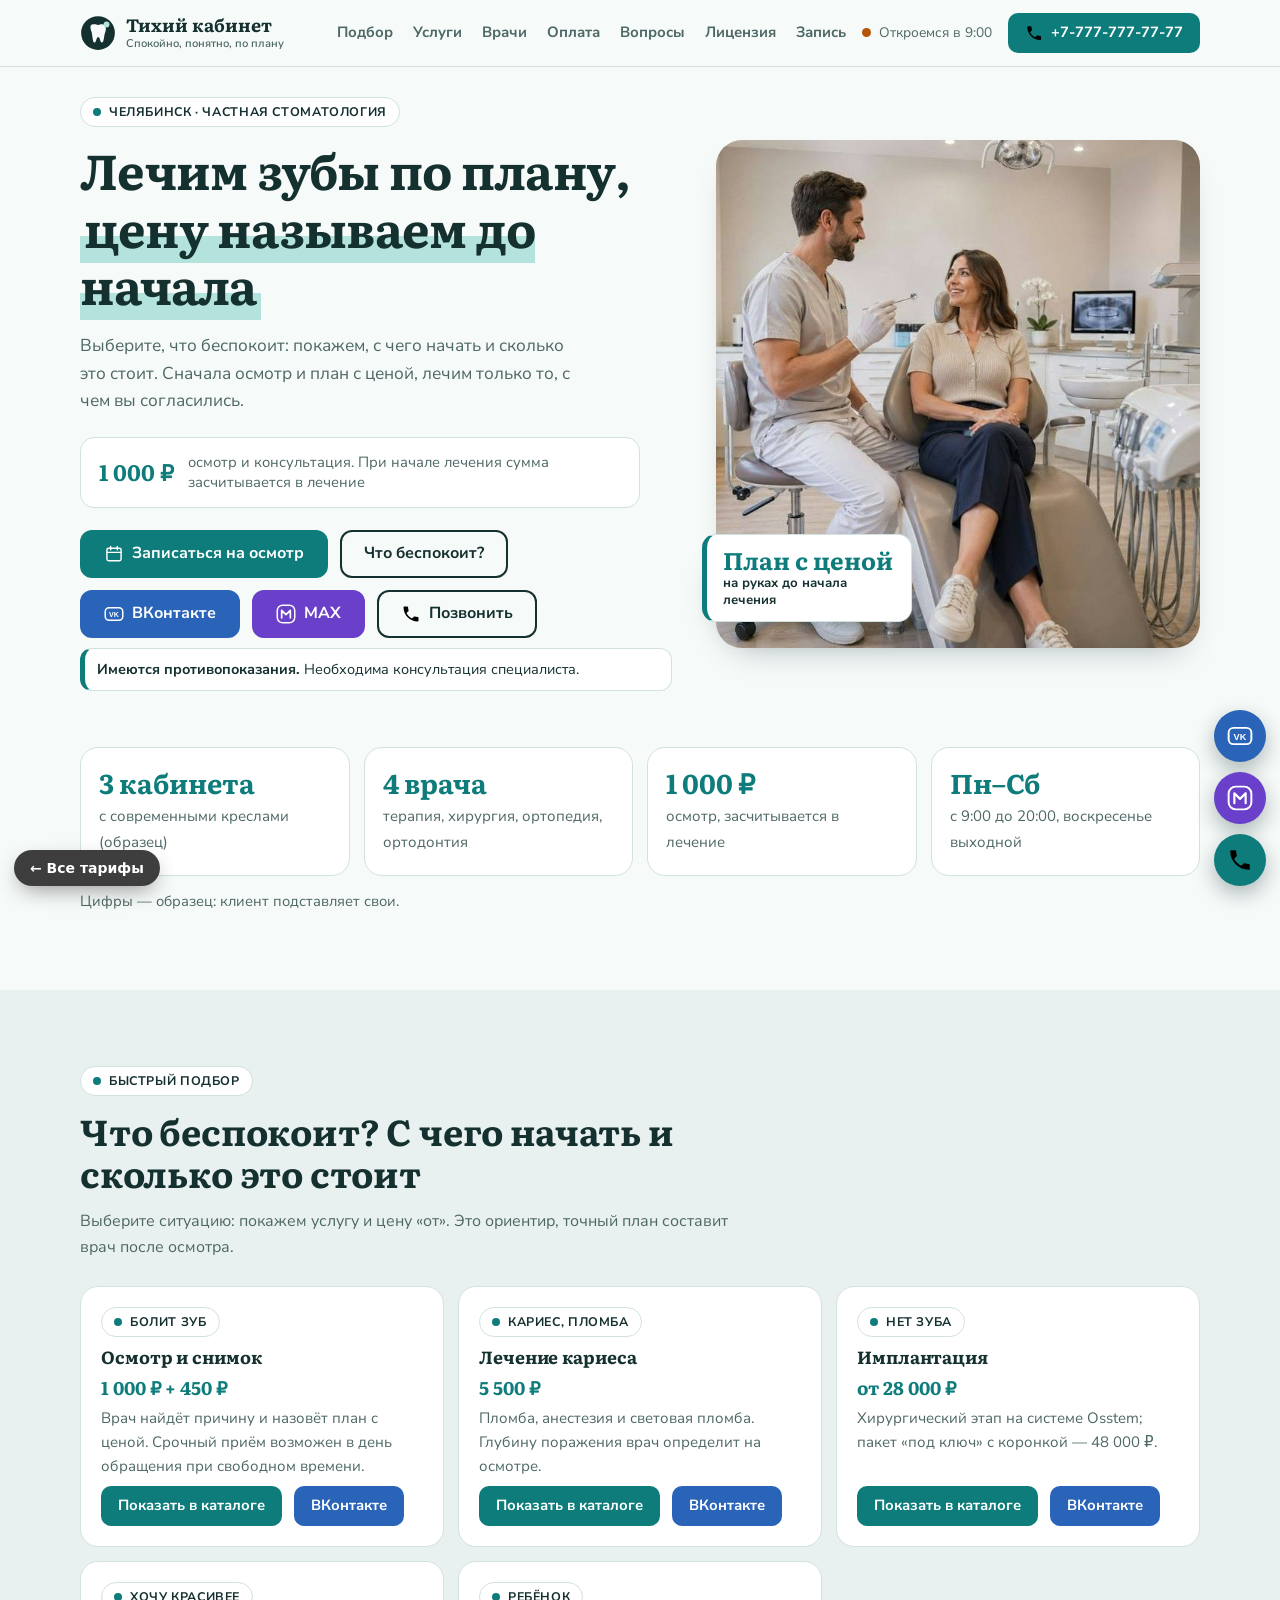
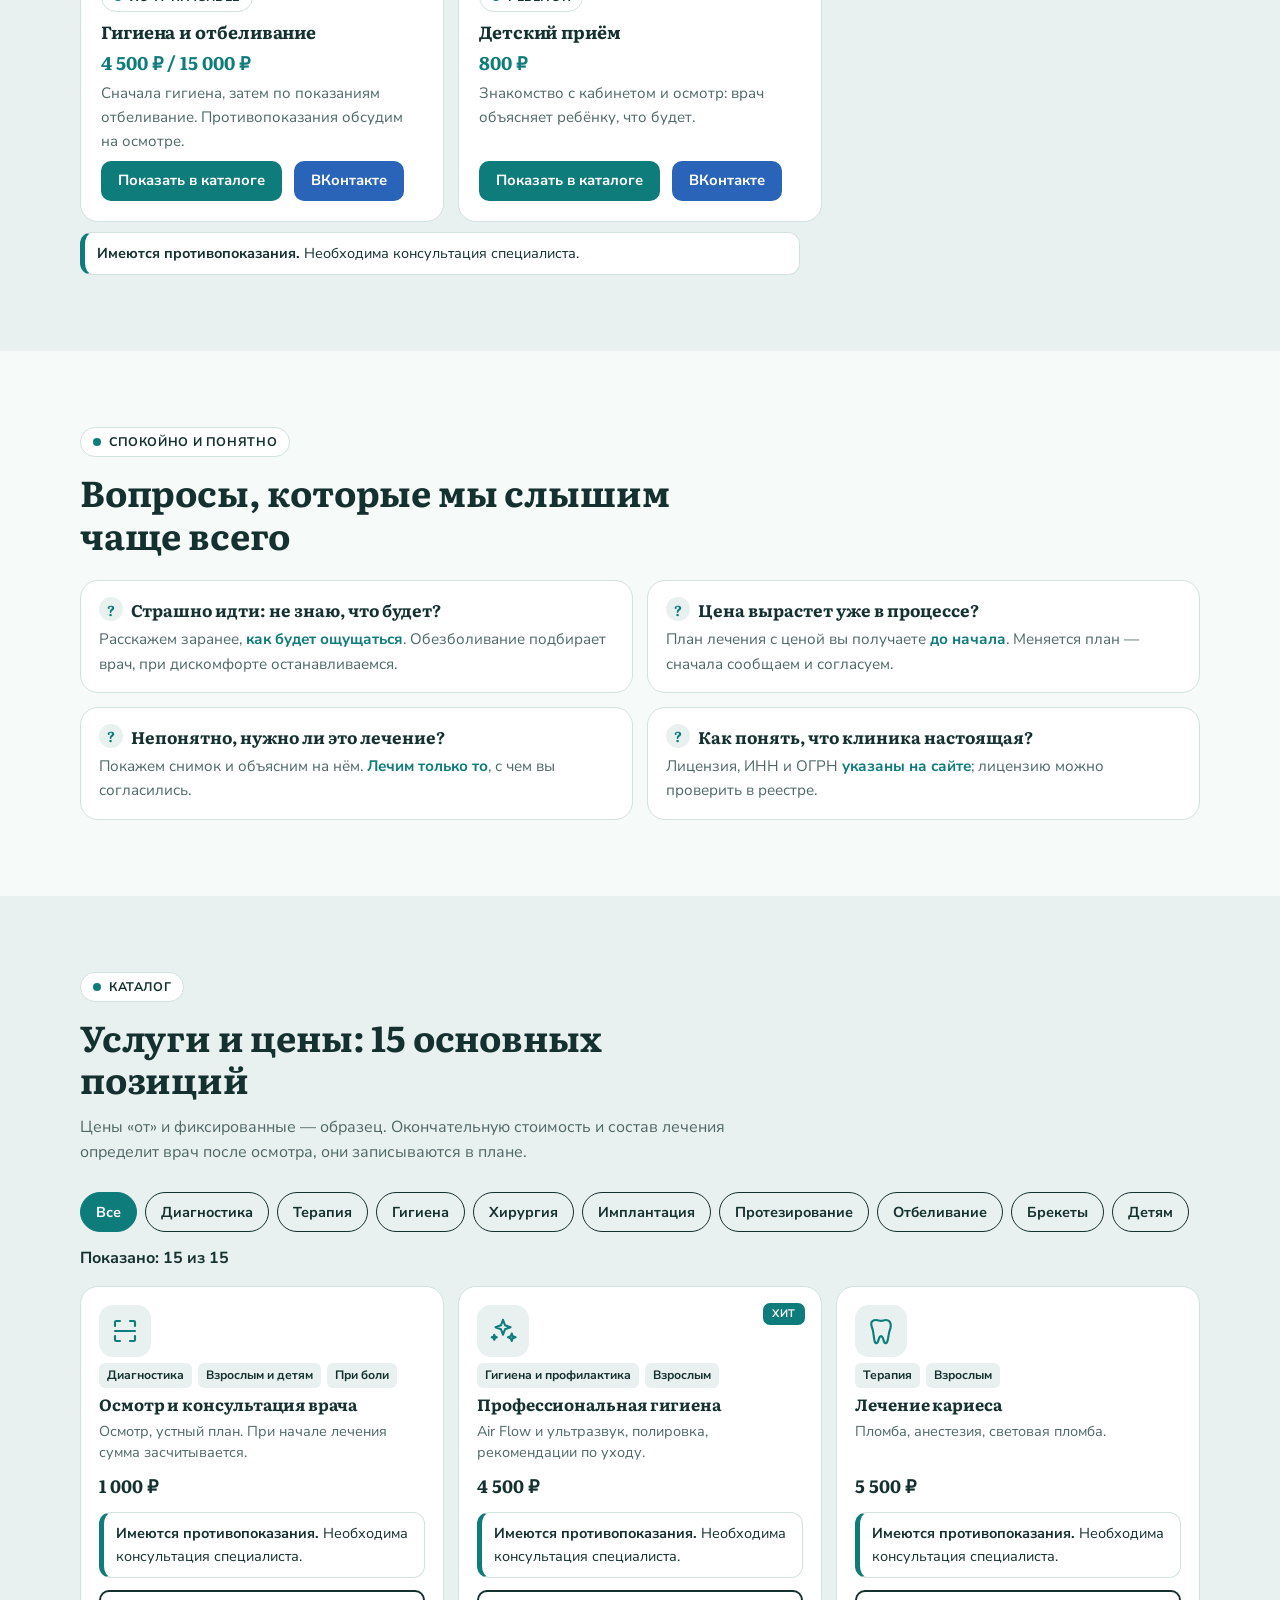
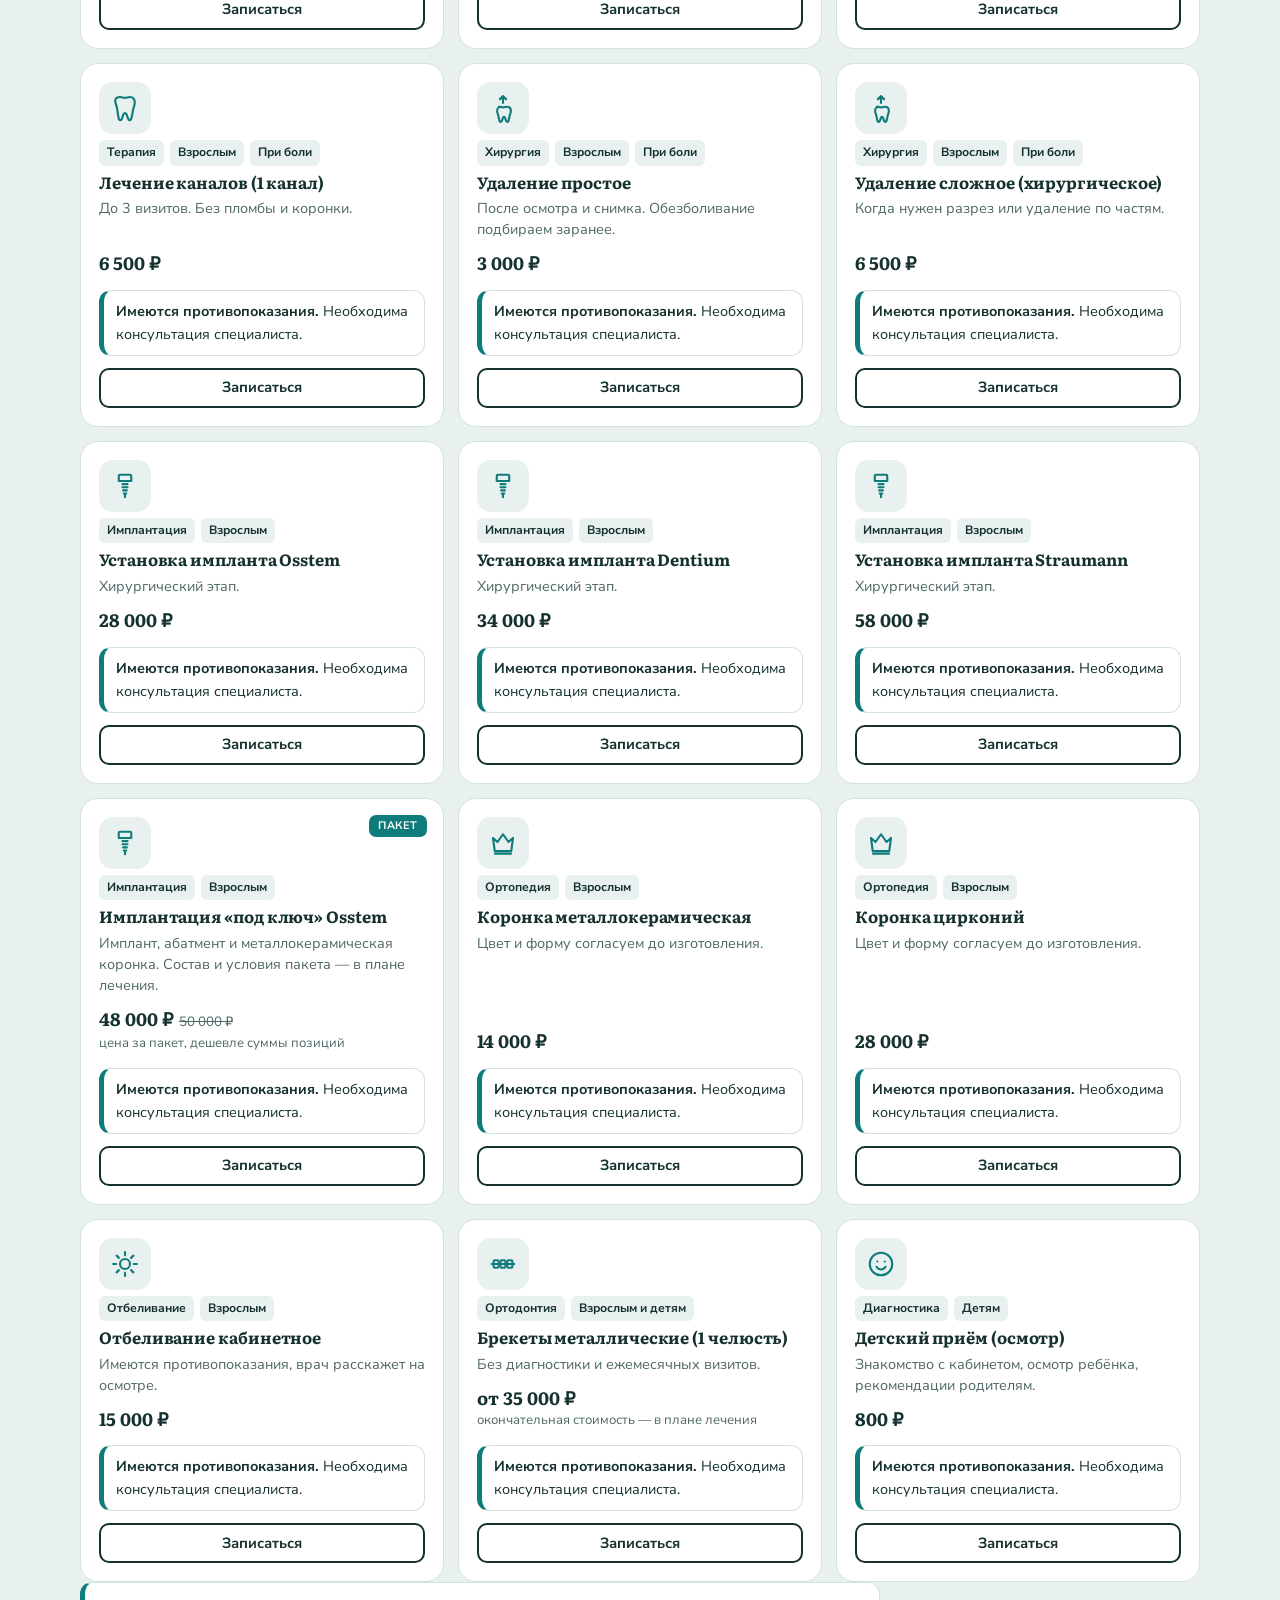
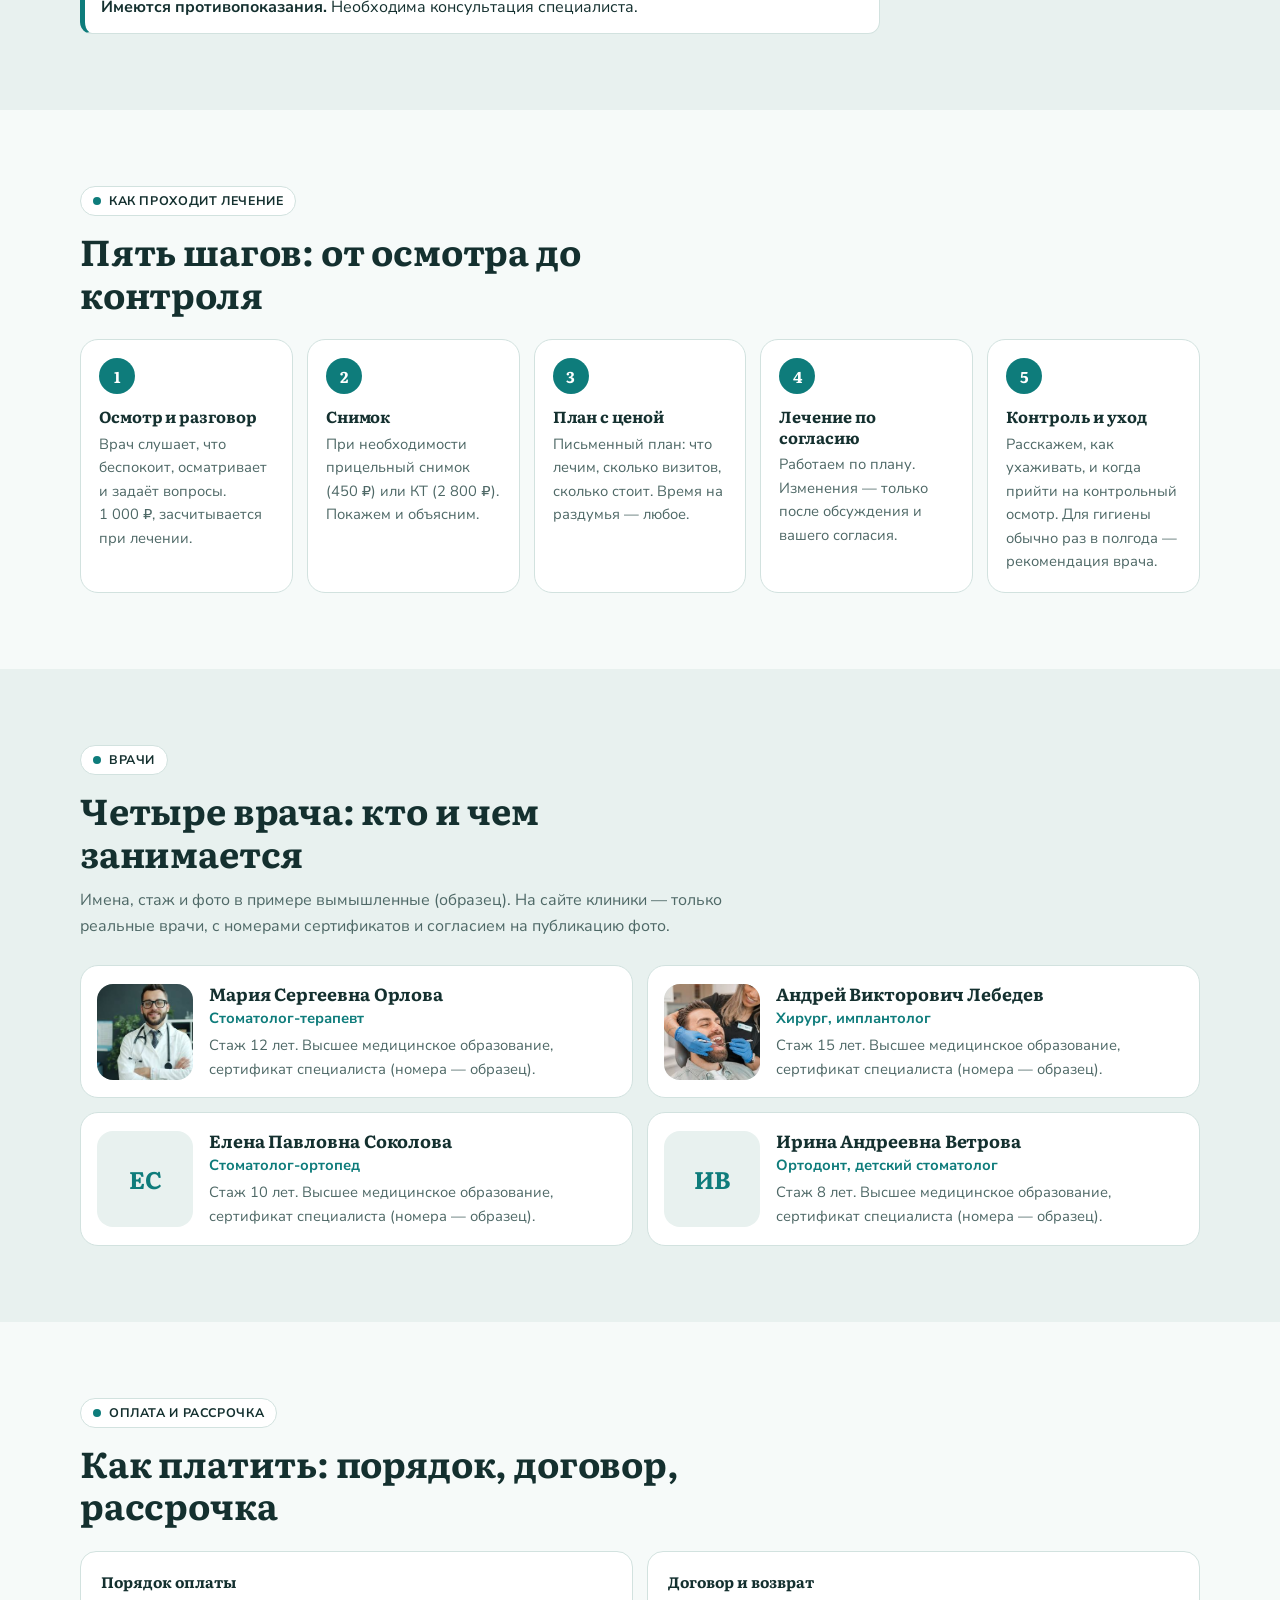
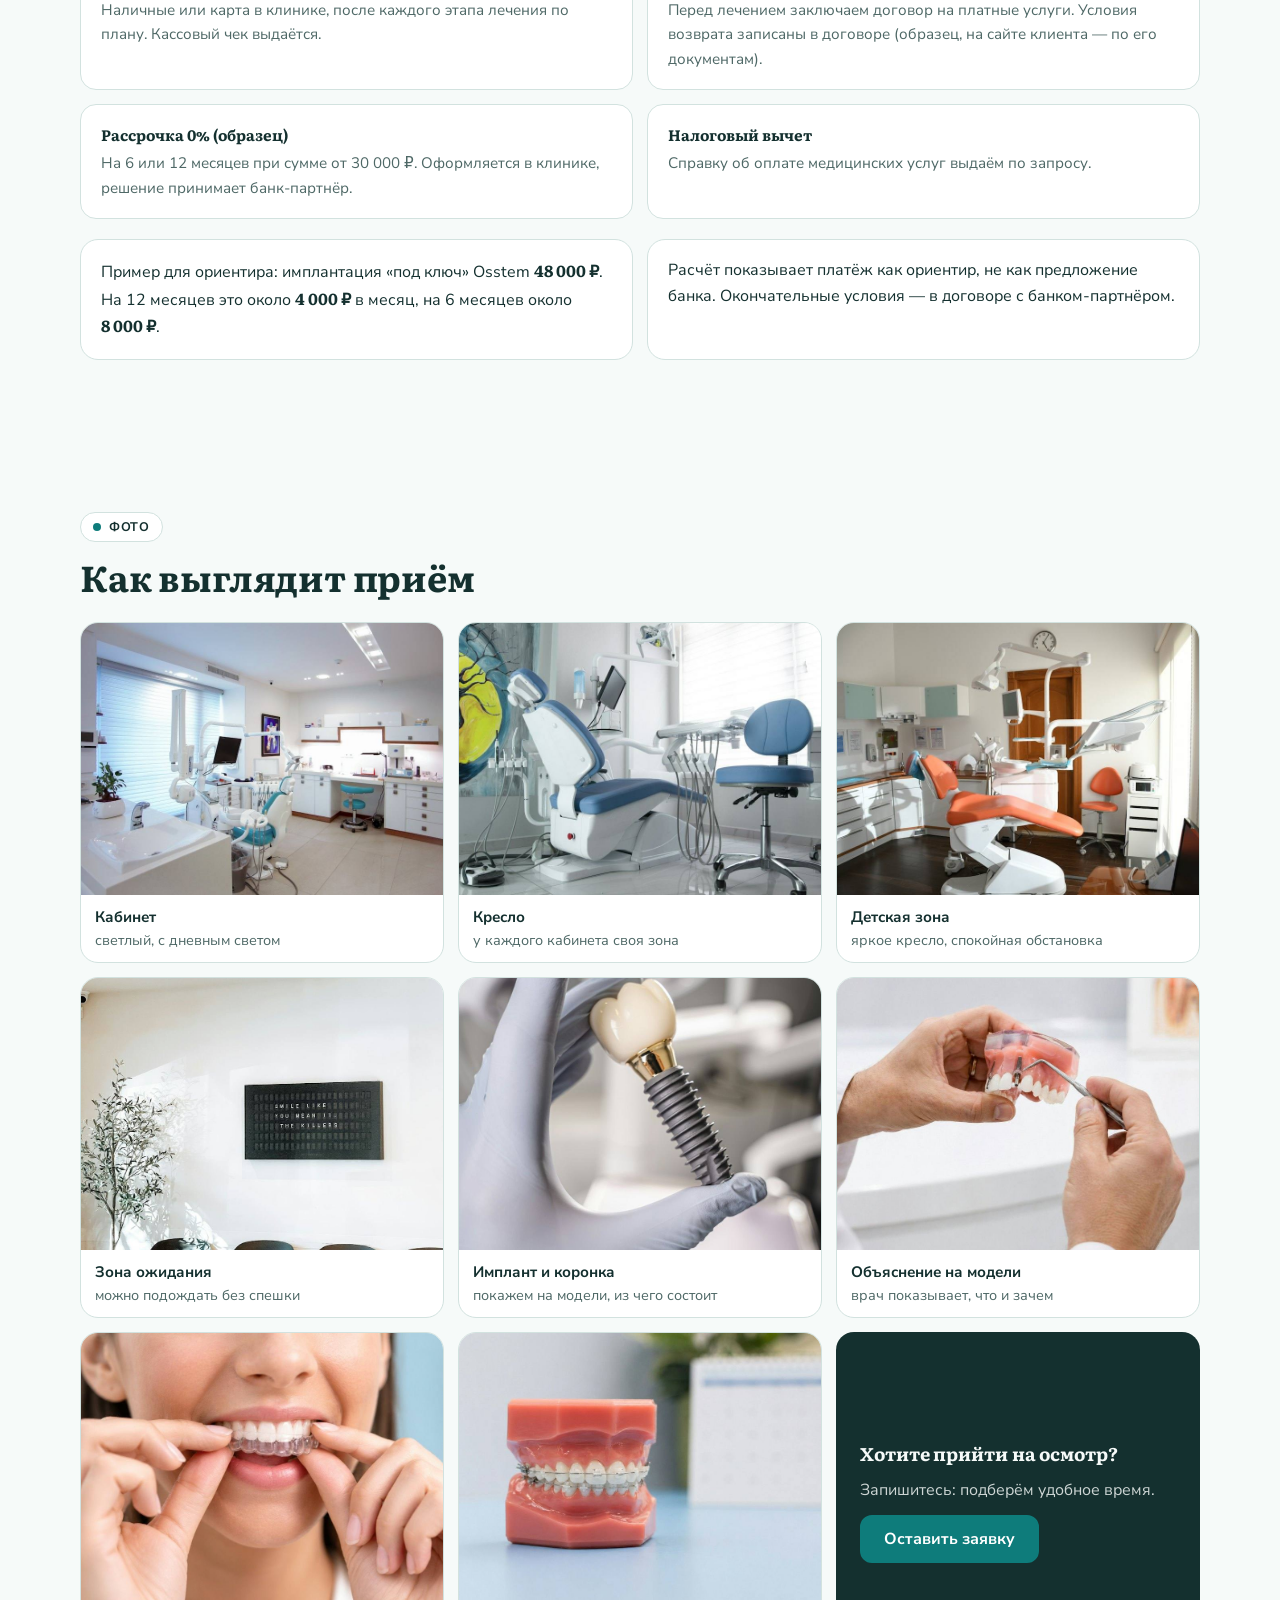
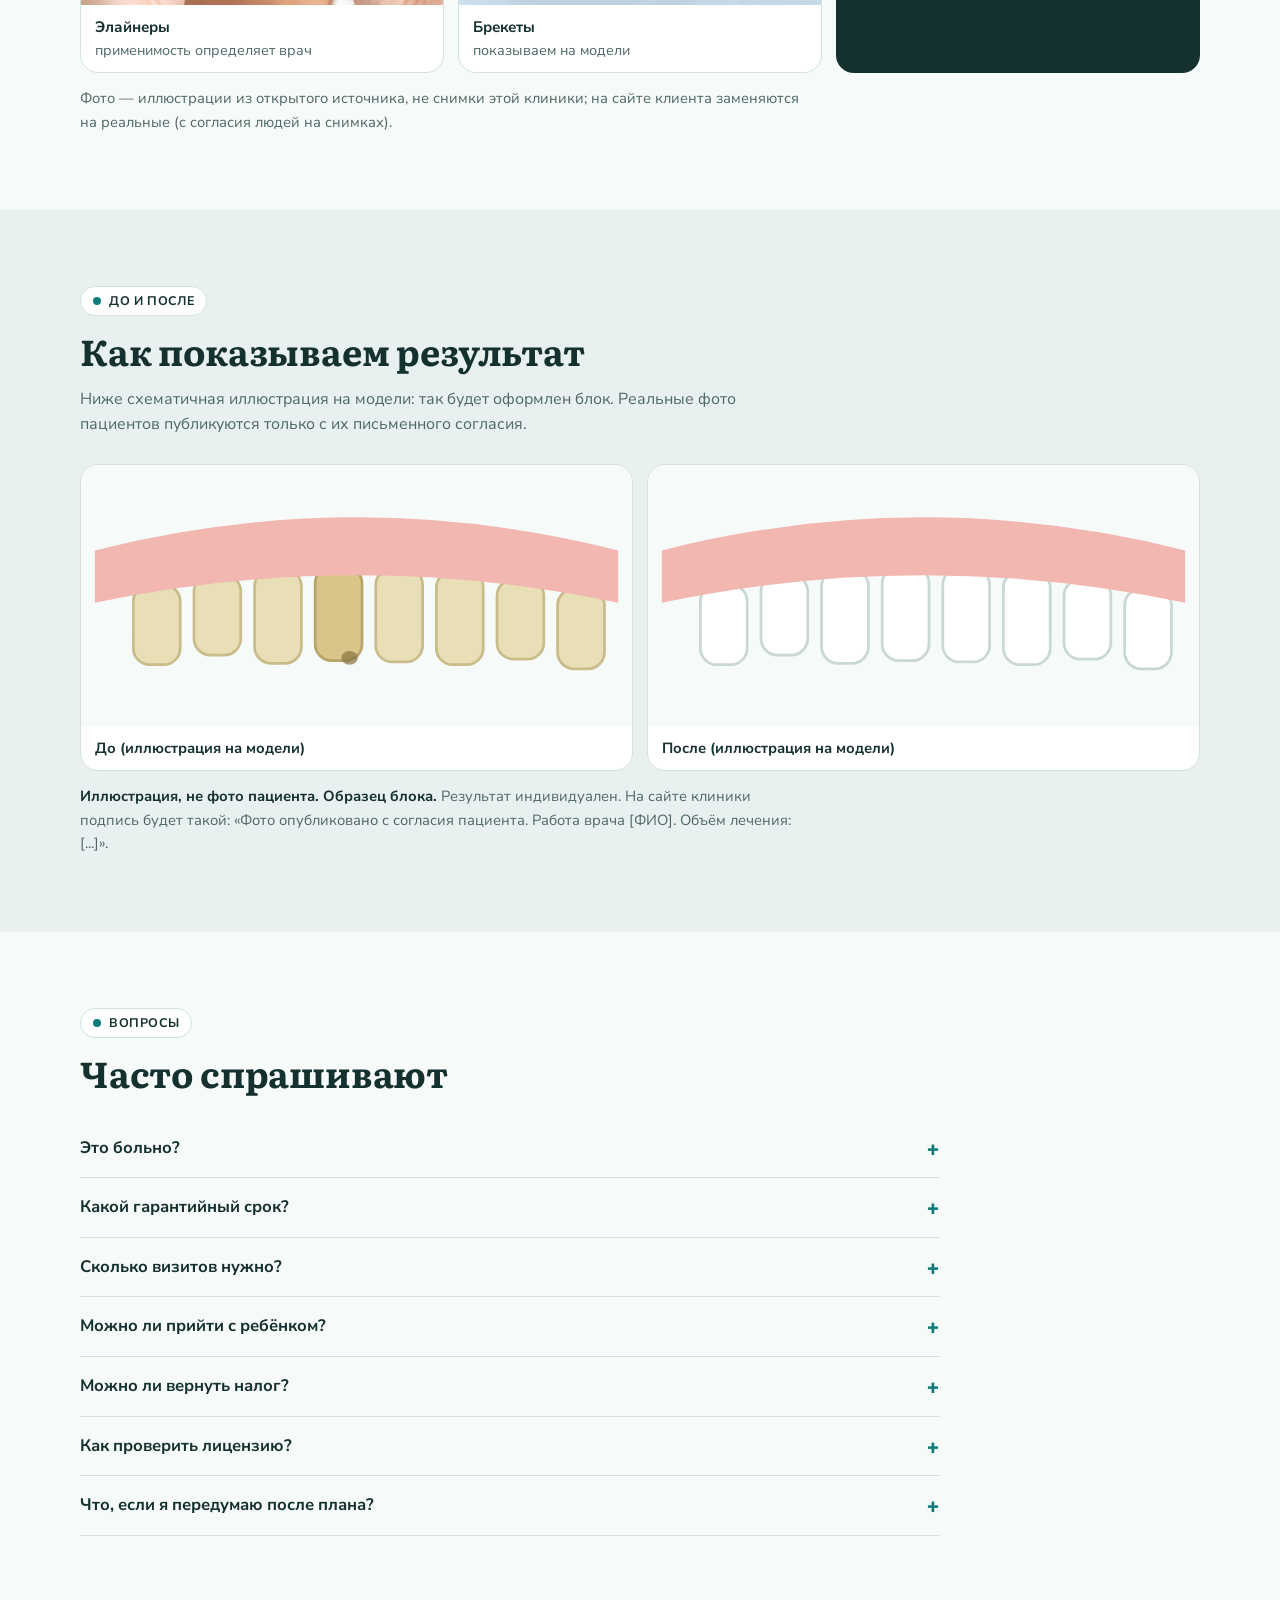
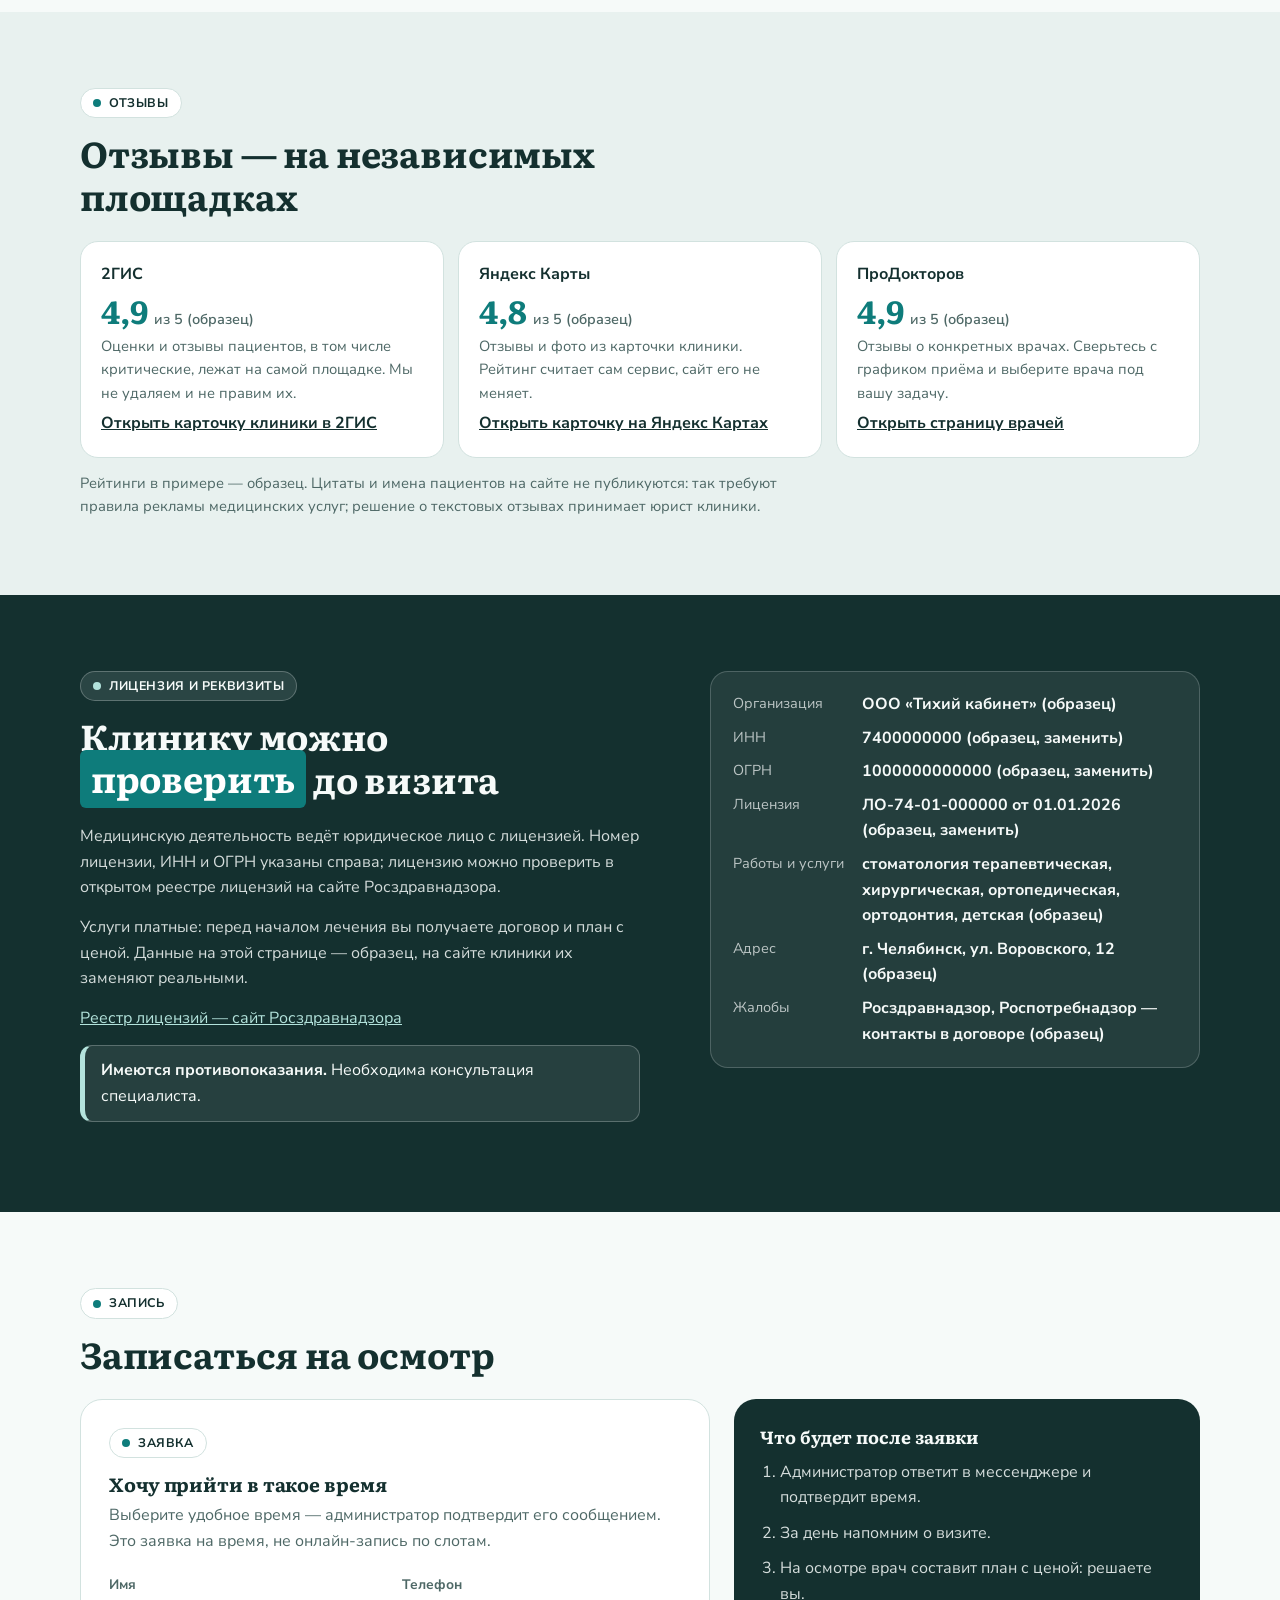
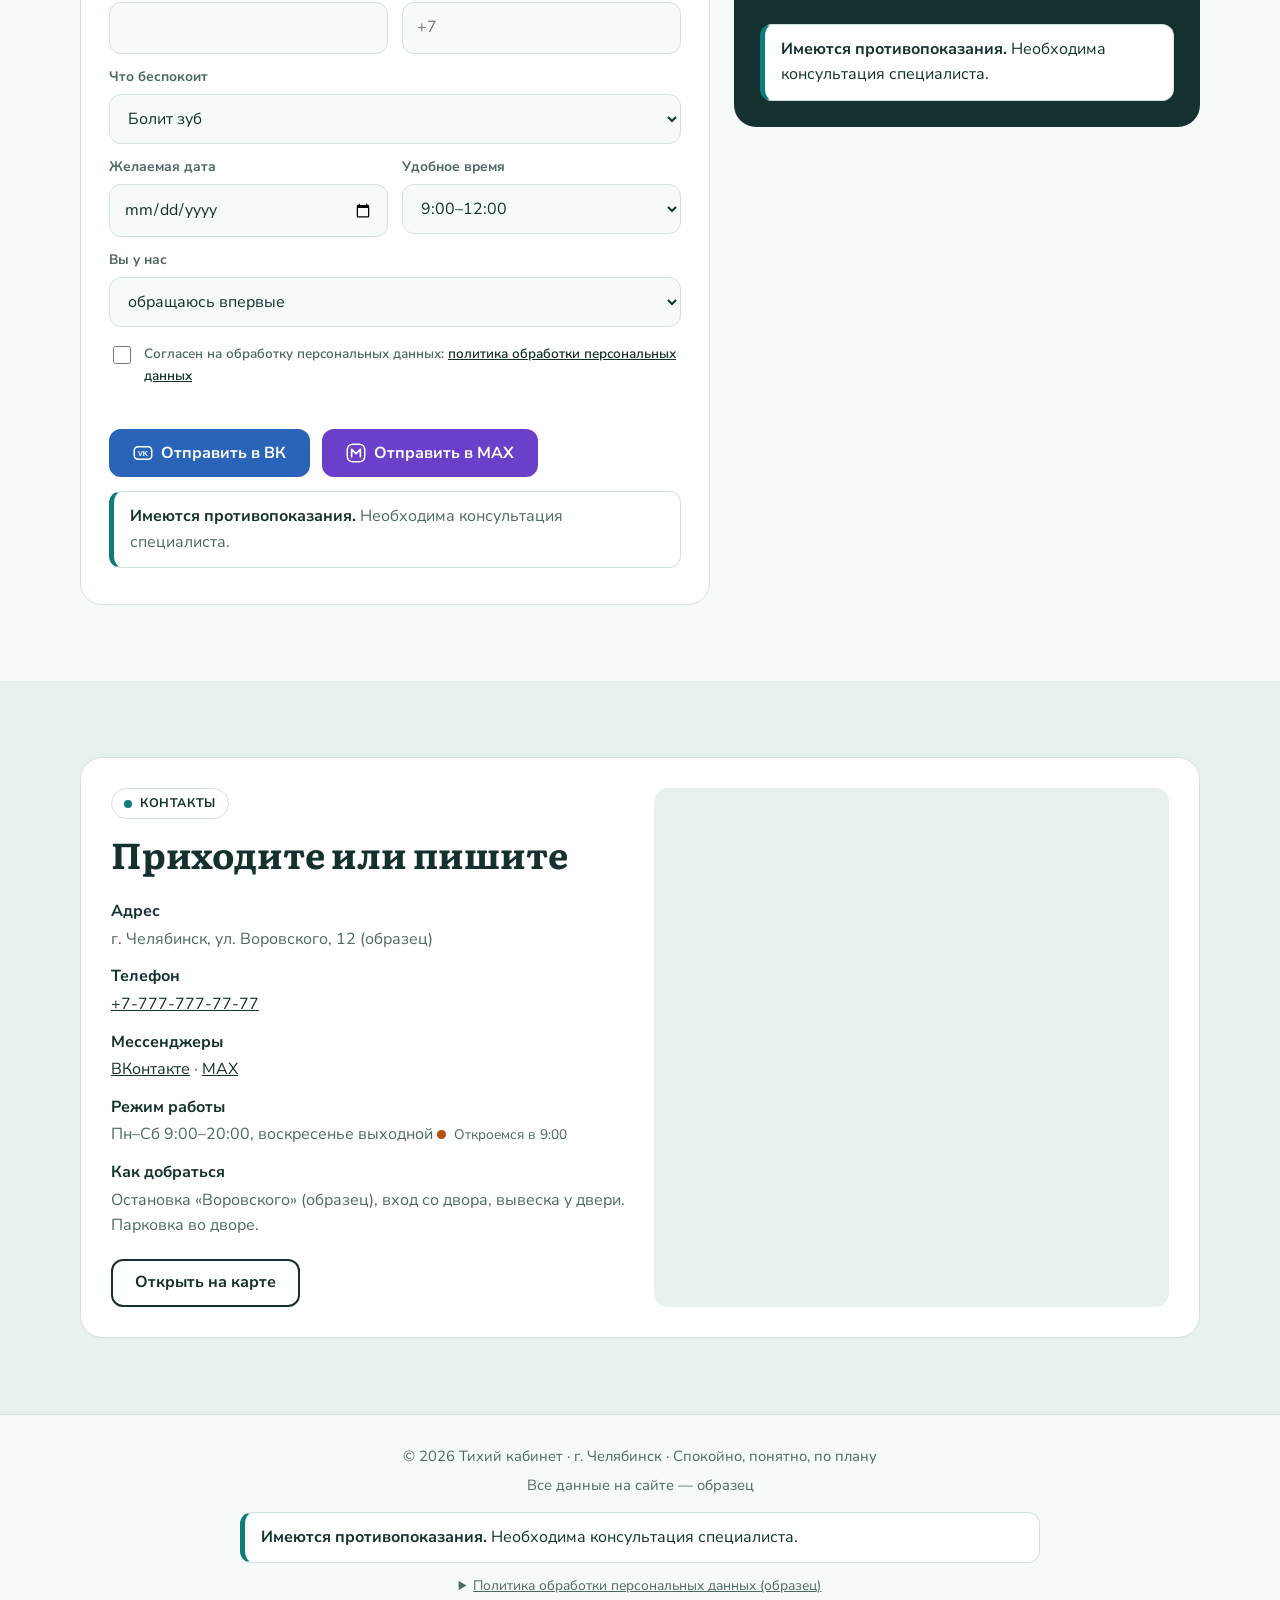
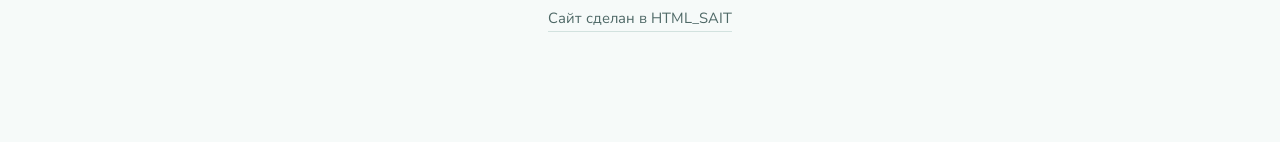
<file: 2-vitrina/index.html>
<!DOCTYPE html>
<html lang="ru">
<head>
<meta charset="UTF-8">
<meta name="viewport" content="width=device-width, initial-scale=1">
<meta name="robots" content="noindex, nofollow">
<title>Тихий кабинет — частная стоматология в Челябинске: услуги и цены</title>
<meta name="description" content="Стоматология в Челябинске: каталог услуг с ценами, быстрый подбор по жалобе, врачи, лицензия, рассрочка, заявка на удобное время во ВКонтакте или в MAX.">
<meta property="og:type" content="website">
<meta property="og:title" content="Тихий кабинет — частная стоматология в Челябинске: услуги и цены">
<meta property="og:description" content="Стоматология в Челябинске: каталог услуг с ценами, быстрый подбор по жалобе, врачи, лицензия, рассрочка, заявка на удобное время во ВКонтакте или в MAX.">
<meta property="og:image" content="img/1777331903190-341a3dd0441b.jpg">
<link href="fonts/fonts.css" rel="stylesheet">
<!-- Яндекс Метрика: вставьте сюда код счётчика клиента -->
<script>document.documentElement.className+=" js"</script>
<style>
:root{--bg:#F6FAF9;--bg2:#E8F1EF;--card:#FFFFFF;--ink:#14302F;--mute:#4E6866;--acc:#0E7C7B;--acc-ink:#FFFFFF;--line:#D2E2DF;--lt:#B3E3DC;--ok:#1B7F4B;--warn:#B45309;--vk:#2A64B8;--mx:#6A3FC9;--shadow:0 16px 34px -20px rgba(20,48,47,.4)}
*{box-sizing:border-box}
html{scroll-behavior:smooth;scroll-padding-top:76px;-webkit-text-size-adjust:100%}
body{margin:0;background:var(--bg);color:var(--ink);font:16px/1.6 "Nunito Sans",system-ui,-apple-system,"Segoe UI",Roboto,sans-serif;overflow-x:hidden}
h1,h2,h3{font-family:Literata,Georgia,"Times New Roman",serif;font-weight:700;line-height:1.18;margin:0;letter-spacing:-.005em;overflow-wrap:break-word}
p{margin:0}
a{color:inherit}
img,svg{max-width:100%}
[hidden]{display:none!important}
.wr{max-width:1160px;margin:0 auto;padding:0 20px}
.sprite{position:absolute;width:0;height:0;overflow:hidden}
.ic{width:1.25em;height:1.25em;flex:none}
.sec{padding:76px 0}
.sec.alt{background:var(--bg2)}
.sec.dark{background:var(--ink);color:var(--bg)}
.sec.dark .lead,.sec.dark small,.sec.dark .note{color:rgba(246,250,249,.8)}
.kick{display:inline-flex;align-items:center;gap:8px;background:var(--card);color:var(--ink);border:1px solid var(--line);font:700 .78rem/1.3 "Nunito Sans",sans-serif;letter-spacing:.05em;text-transform:uppercase;padding:6px 12px;border-radius:999px;margin-bottom:14px}
.kick:before{content:"";width:8px;height:8px;border-radius:50%;background:var(--acc)}
.sec.dark .kick{background:rgba(246,250,249,.1);color:var(--bg);border-color:rgba(246,250,249,.25)}
.sec.dark .kick:before{background:var(--lt)}
h2{font-size:clamp(1.5rem,3.4vw,2.25rem);margin-bottom:24px;max-width:30ch}
h3{font-size:1.1rem;line-height:1.28}
.lead{color:var(--mute);max-width:66ch;margin:-10px 0 26px}
.mk{background:linear-gradient(transparent 62%,var(--lt) 62%);padding:0 .08em}
.sec.dark .mk{background:var(--acc);color:var(--acc-ink);padding:.04em .3em .1em;border-radius:6px;-webkit-box-decoration-break:clone;box-decoration-break:clone}
:focus-visible{outline:3px solid var(--acc);outline-offset:2px}
.sec.dark :focus-visible{outline-color:var(--lt)}
.btn{display:inline-flex;align-items:center;justify-content:center;gap:8px;min-height:48px;padding:12px 22px;border-radius:12px;border:2px solid var(--acc);background:var(--acc);color:var(--acc-ink);font:700 1rem/1.2 "Nunito Sans",system-ui,sans-serif;text-decoration:none;cursor:pointer;transition:transform .2s,box-shadow .2s}
.btn:hover{transform:translateY(-2px);box-shadow:0 10px 20px -12px var(--ink)}
.btn.ghost{background:transparent;color:var(--ink);border-color:var(--ink)}
.btn.vk{background:var(--vk);border-color:var(--vk);color:#fff}
.btn.mx{background:var(--mx);border-color:var(--mx);color:#fff}
.btn.sm{min-height:40px;padding:8px 15px;font-size:.92rem;border-radius:10px}
.btn.block{width:100%}
.btn[disabled]{opacity:.5;cursor:not-allowed;transform:none;box-shadow:none}
.sec.dark .btn.ghost{color:var(--bg);border-color:var(--bg)}
.btns{display:flex;flex-wrap:wrap;gap:12px}
.nav{position:sticky;top:0;z-index:40;background:rgba(246,250,249,.96);-webkit-backdrop-filter:blur(8px);backdrop-filter:blur(8px);border-bottom:1px solid var(--line)}
.nav .wr{display:flex;align-items:center;gap:16px;min-height:66px}
.logo{display:flex;align-items:center;gap:10px;font:700 1.12rem/1 Literata,Georgia,serif;text-decoration:none;margin-right:auto;white-space:nowrap}
.logo svg{width:36px;height:36px}
.logo small{display:block;font:600 .7rem/1.2 "Nunito Sans",sans-serif;color:var(--mute);margin-top:3px;letter-spacing:0}
.menu ul{display:flex;gap:20px;list-style:none;margin:0;padding:0}
.menu a{text-decoration:none;font-weight:700;color:var(--mute);font-size:.93rem}
.menu a:hover{color:var(--ink);text-decoration:underline;text-decoration-color:var(--acc);text-decoration-thickness:3px;text-underline-offset:5px}
.nav-toggle{position:absolute;opacity:0;pointer-events:none}
.burger{display:none;width:44px;height:44px;border:2px solid var(--ink);border-radius:12px;cursor:pointer;place-items:center}
.burger i,.burger i:before,.burger i:after{display:block;width:18px;height:2px;background:var(--ink);position:relative;content:""}
.burger i:before{position:absolute;top:-6px}.burger i:after{position:absolute;top:6px}
.nav-toggle:focus-visible~.burger{outline:3px solid var(--acc);outline-offset:2px}
.open{display:inline-flex;align-items:center;gap:8px;font-size:.86rem;color:var(--mute);white-space:nowrap}
.open b{width:9px;height:9px;border-radius:50%;background:var(--ok);display:inline-block}
.open.closed b{background:var(--warn)}
.img{position:relative;overflow:hidden;background:var(--bg2)}
.img img,.img .ph{position:absolute;inset:0;width:100%;height:100%;object-fit:cover;display:block}
.ph svg{width:100%;height:100%;display:block}
.hero{padding:30px 0 56px}
.hero .wr{display:grid;grid-template-columns:1.1fr .9fr;gap:44px;align-items:center}
.hero h1{font-size:clamp(1.8rem,4.4vw,3.05rem);margin-bottom:18px;letter-spacing:-.015em}
.hero .sub{color:var(--mute);font-size:1.08rem;margin-bottom:22px;max-width:50ch}
.hero .pic{border-radius:26px;aspect-ratio:4/4.2;box-shadow:var(--shadow)}
.hero .pic-w{position:relative}
.sticker{position:absolute;left:-14px;bottom:26px;z-index:2;background:var(--card);color:var(--ink);border:1px solid var(--line);border-left:5px solid var(--acc);border-radius:14px;padding:12px 16px;font:700 .82rem/1.3 "Nunito Sans",sans-serif;box-shadow:var(--shadow);max-width:210px}
.sticker b{display:block;font:700 1.5rem/1.05 Literata,Georgia,serif;margin-bottom:3px;color:var(--acc)}
.anchor{display:flex;gap:14px;align-items:center;background:var(--card);border:1px solid var(--line);border-radius:14px;padding:14px 18px;margin-bottom:22px;max-width:560px}
.anchor b{font:700 1.4rem/1 Literata,Georgia,serif;white-space:nowrap;color:var(--acc)}
.anchor span{color:var(--mute);font-size:.92rem;line-height:1.4}
.card{background:var(--card);border:1px solid var(--line);border-radius:18px}
.cn{background:var(--card);border:1px solid var(--line);border-left:5px solid var(--acc);border-radius:12px;padding:12px 16px;font-size:1rem;color:var(--ink);max-width:80ch}
.cn b{color:var(--ink)}
.cn.sm{margin-top:10px;padding:9px 12px;font-size:.9rem}
.tw{overflow-x:auto;border-radius:16px}
.tbl{width:100%;border-collapse:collapse;background:var(--card);border:1px solid var(--line);border-radius:16px;overflow:hidden;font-variant-numeric:tabular-nums}
.tbl th,.tbl td{padding:12px 14px;text-align:left;border-bottom:1px solid var(--line);font-size:.98rem;vertical-align:top}
.tbl thead th{background:var(--ink);color:var(--bg);font-weight:700;font-size:.86rem}
.tbl tbody th{font-weight:700}
.tbl td{font-weight:600}
.tbl td small{display:block;color:var(--mute);font-weight:400;font-size:.86rem;margin-top:2px}
.tbl td.pr{white-space:nowrap;text-align:right;font-family:Literata,Georgia,serif;font-weight:700}
.tbl tr:last-child th,.tbl tr:last-child td{border-bottom:0}
.tbl tr.hl th,.tbl tr.hl td{background:var(--bg2)}
.note{color:var(--mute);font-size:.92rem;margin-top:14px;max-width:80ch}
.note b{color:var(--ink)}
.faq{max-width:860px}
.faq details{border-bottom:1px solid var(--line);padding:16px 0}
.faq summary{cursor:pointer;font-weight:700;font-size:1.04rem;list-style:none;display:flex;justify-content:space-between;gap:20px}
.faq summary::-webkit-details-marker{display:none}
.faq summary:after{content:"+";font:700 1.5rem/1 Literata,serif;flex:none;transition:transform .25s;color:var(--acc)}
.faq details[open] summary:after{transform:rotate(45deg)}
.faq p{color:var(--mute);margin:10px 0 0;max-width:70ch}
.form{background:var(--card);border:1px solid var(--line);border-radius:22px;padding:28px}
.form h3{font-size:1.2rem;margin-bottom:6px}
.form>p{color:var(--mute);margin:0 0 8px}
.form label{display:block;font-size:.86rem;font-weight:700;color:var(--mute);margin:12px 0 6px}
.form input[type=text],.form input[type=tel],.form input[type=date],.form input[type=number],.form select,.form textarea{width:100%;padding:12px 14px;border-radius:12px;border:1.5px solid var(--line);background:var(--bg);color:var(--ink);font:inherit}
.form .two{display:grid;grid-template-columns:1fr 1fr;gap:0 14px}
.form .chk{display:flex;gap:10px;align-items:flex-start;font-size:.84rem;color:var(--mute);font-weight:600;margin:16px 0 0}
.form .chk input{margin-top:3px;width:18px;height:18px;flex:none;accent-color:var(--acc)}
.form .chk a{color:var(--ink)}
.form .err{color:#B91C1C;font-size:.88rem;font-weight:700;margin-top:10px;min-height:1.2em}
.form .ok{display:none;margin-top:12px;font-weight:700;background:var(--bg2);color:var(--ink);padding:10px 14px;border-radius:10px;border-left:5px solid var(--acc)}
.form .btns{margin-top:16px}
.form .cn{margin-top:14px}
.ct{display:grid;grid-template-columns:1fr 1fr;gap:28px;background:var(--card);border:1px solid var(--line);border-radius:22px;padding:30px}
.ct>*{min-width:0}
.ct dl{margin:0 0 20px}
.ct dt{font-weight:700;margin-top:12px}
.ct dt:first-child{margin-top:0}
.ct dd{margin:2px 0 0;color:var(--mute)}
.ct dd a{color:var(--ink)}
.ct iframe{width:100%;height:100%;min-height:320px;border:0;border-radius:14px;background:var(--bg2)}
footer{border-top:1px solid var(--line);padding:30px 20px 110px;text-align:center;color:var(--mute);font-size:.92rem}
footer p+p{margin-top:6px}
footer .cn{margin:14px auto 0;text-align:left;color:var(--ink)}
footer .made{display:inline-block;margin-top:10px;color:var(--mute);text-decoration:none;border-bottom:1px solid var(--line)}
footer .made:hover{color:var(--acc);border-color:var(--acc)}
.pol{max-width:70ch;margin:12px auto 0;text-align:left;font-size:.86rem}
.pol summary{cursor:pointer;text-align:center;color:var(--mute);text-decoration:underline}
.pol p{margin-top:8px}
.float{position:fixed;right:14px;bottom:calc(14px + env(safe-area-inset-bottom,0px));display:flex;flex-direction:column;gap:10px;z-index:35}
.float a{width:52px;height:52px;border-radius:50%;display:grid;place-items:center;color:#fff;text-decoration:none;box-shadow:0 8px 20px rgba(20,48,47,.32)}
.float .ic{width:26px;height:26px}
.float .w{background:var(--vk)}.float .t{background:var(--mx)}.float .p{background:var(--acc)}
.mbox{position:fixed;left:50%;transform:translateX(-50%);bottom:calc(84px + env(safe-area-inset-bottom,0px));z-index:2147482000;width:min(92vw,460px);padding:12px 14px;border-radius:12px;background:#14302F;color:#fff;font:600 14px/1.4 system-ui,sans-serif;box-shadow:0 12px 30px -10px rgba(0,0,0,.5)}
.mbox[hidden]{display:none}
.mbox textarea{display:block;width:100%;min-height:96px;margin-top:8px;padding:8px;border:0;border-radius:8px;color:#14302F;font:14px/1.4 system-ui,sans-serif}
.js .rv{opacity:0;transform:translateY(18px);transition:opacity .7s,transform .7s cubic-bezier(.2,.8,.2,1)}
.js .rv.in{opacity:1;transform:none}
@media(prefers-reduced-motion:reduce){.js .rv{opacity:1;transform:none;transition:none}html{scroll-behavior:auto}.btn,.btn:hover{transition:none;transform:none}}
@media(max-width:1000px){.burger{display:grid}.menu{display:none;position:absolute;left:0;right:0;top:100%;background:var(--bg);border-bottom:1px solid var(--line);padding:8px 20px 16px}.nav-toggle:checked~.menu{display:block}.menu ul{flex-direction:column;gap:0}.menu li a{display:block;padding:12px 0;border-bottom:1px solid var(--line);font-size:1rem}.nav .open{display:none}}
@media(max-width:860px){.hero .wr{grid-template-columns:1fr;gap:26px}.hero .pic{aspect-ratio:16/11}.sticker{left:10px}.ct{grid-template-columns:1fr;padding:22px}}
@media(max-width:600px){.sec{padding:52px 0}.form{padding:20px}.form .two{grid-template-columns:1fr}.btns .btn{flex:1 1 auto}.logo small{display:none}}
@media(max-width:400px){.nav .btn span{display:none}.nav .btn{padding:8px 12px}.logo{font-size:1rem}}
.rules{display:grid;grid-template-columns:repeat(4,1fr);gap:14px;counter-reset:r;list-style:none;margin:0;padding:0}
.rules li{counter-increment:r;background:var(--card);border:1px solid var(--line);border-radius:18px;padding:20px 18px}
.rules li:before{content:counter(r);display:grid;place-items:center;width:34px;height:34px;border-radius:50%;background:var(--acc);color:var(--acc-ink);font:700 .95rem Literata,serif;margin-bottom:12px}
.rules h3{margin-bottom:6px}
.rules p{color:var(--mute);font-size:.94rem}
.svc{display:grid;grid-template-columns:repeat(3,1fr);gap:14px;list-style:none;margin:0;padding:0}
.svc li{background:var(--card);border:1px solid var(--line);border-radius:18px;padding:20px;display:flex;flex-direction:column;gap:8px}
.svc .i,.pc .i{width:52px;height:52px;border-radius:14px;background:var(--bg2);display:grid;place-items:center;color:var(--acc)}
.svc .i .ic{width:30px;height:30px}
.svc p{color:var(--mute);font-size:.94rem}
.svc .pr{margin-top:auto;padding-top:8px;font:700 1.08rem/1.2 Literata,serif}
.svc .pr i{display:block;margin-top:4px;font:400 .82rem "Nunito Sans",sans-serif;font-style:normal;color:var(--mute)}
.plist{display:grid;grid-template-columns:1fr 1fr;gap:14px;margin-top:20px}
.plist div{background:var(--card);border:1px solid var(--line);border-radius:16px;padding:18px 20px;color:var(--mute);font-size:.95rem}
.plist b{display:block;color:var(--ink);margin-bottom:4px;font-family:Literata,serif;font-size:.95rem}
.gal{display:grid;grid-template-columns:repeat(3,1fr);gap:14px}
.gal figure{margin:0;border-radius:18px;overflow:hidden;background:var(--card);border:1px solid var(--line)}
.gal .img{aspect-ratio:4/3}
.gal figcaption{padding:10px 14px;font-size:.9rem;color:var(--mute)}
.gal figcaption b{display:block;color:var(--ink);font-size:.95rem}
.gal .cta{background:var(--ink);color:var(--bg);border-radius:18px;padding:24px;display:flex;flex-direction:column;justify-content:center;gap:12px}
.gal .cta h3{font-size:1.15rem}
.gal .cta p{color:rgba(246,250,249,.82)}
.gal .cta .btn{align-self:flex-start}
.docs{display:grid;grid-template-columns:1fr;gap:12px;margin:0;padding:0;list-style:none}
.doc{display:grid;grid-template-columns:96px 1fr;gap:16px;background:var(--card);border:1px solid var(--line);border-radius:18px;padding:16px;align-items:center}
.doc .av{width:96px;height:96px;border-radius:16px;overflow:hidden;position:relative;background:var(--bg2);display:grid;place-items:center;color:var(--acc)}
.doc .av.img{aspect-ratio:1}
.doc .av .ic{width:44px;height:44px}
.doc .av b{font:700 1.5rem Literata,serif;color:var(--acc)}
.doc h3{margin-bottom:2px}
.doc .role{color:var(--acc);font-weight:700;font-size:.92rem;margin-bottom:4px}
.doc p{color:var(--mute);font-size:.92rem}
.lic{display:grid;grid-template-columns:1.1fr .9fr;gap:30px;align-items:start}
.lic dl{margin:0;display:grid;grid-template-columns:auto 1fr;gap:8px 18px;background:rgba(246,250,249,.07);border:1px solid rgba(246,250,249,.2);border-radius:18px;padding:20px 22px}
.lic dt{color:rgba(246,250,249,.72);font-size:.9rem}
.lic dd{margin:0;font-weight:700}
.lic h2{max-width:22ch}
.lic p{color:rgba(246,250,249,.85);margin-bottom:14px;max-width:56ch}
.lic a{color:var(--lt)}
.lic .cn{background:rgba(246,250,249,.08);border-color:rgba(246,250,249,.25);border-left-color:var(--lt);color:var(--bg)}
.lic .cn b{color:var(--bg)}
.steps{display:grid;grid-template-columns:repeat(5,1fr);gap:14px;list-style:none;margin:0;padding:0;counter-reset:s}
.steps.s4{grid-template-columns:repeat(4,1fr)}
.steps li{counter-increment:s;background:var(--card);border:1px solid var(--line);border-radius:18px;padding:18px}
.steps li:before{content:counter(s);display:grid;place-items:center;width:36px;height:36px;border-radius:50%;background:var(--acc);color:var(--acc-ink);font:700 .98rem Literata,serif;margin-bottom:12px}
.steps h3{margin-bottom:6px;font-size:1rem}
.steps p{color:var(--mute);font-size:.92rem}
.nums{display:grid;grid-template-columns:repeat(4,1fr);gap:14px}
.nums div{background:var(--card);border:1px solid var(--line);border-radius:18px;padding:20px 18px}
.nums b{display:block;font:700 1.7rem/1.1 Literata,serif;margin-bottom:6px;color:var(--acc)}
.nums span{color:var(--mute);font-size:.94rem}
.pairs{display:grid;grid-template-columns:1fr 1fr;gap:14px}
.pair{background:var(--card);border:1px solid var(--line);border-radius:18px;overflow:hidden}
.pair .q{padding:16px 18px 6px;font:700 1.05rem/1.3 Literata,serif}
.pair .a{padding:0 18px 16px;color:var(--mute);font-size:.95rem}
.pair .a b{color:var(--acc)}
.pair .q:before{content:"?";display:inline-grid;place-items:center;width:24px;height:24px;border-radius:50%;background:var(--bg2);color:var(--acc);font:700 .9rem Literata,serif;margin-right:8px;vertical-align:1px}
.chips{display:flex;flex-wrap:wrap;gap:8px;margin:2px 0 4px}
.chips button{font:700 .9rem "Nunito Sans",sans-serif;padding:8px 15px;border-radius:999px;border:1.5px solid var(--ink);background:transparent;color:var(--ink);cursor:pointer;min-height:40px}
.chips button[aria-pressed=true]{background:var(--acc);border-color:var(--acc);color:var(--acc-ink)}
.grid{display:grid;grid-template-columns:repeat(3,1fr);gap:14px;list-style:none;margin:0;padding:0}
.pc{position:relative;background:var(--card);border:1px solid var(--line);border-radius:18px;padding:18px;display:flex;flex-direction:column;gap:6px}
.pc .i .ic{width:30px;height:30px}
.pc .tags{display:flex;gap:6px;flex-wrap:wrap}
.pc .tags span{background:var(--bg2);border-radius:6px;padding:3px 8px;font-size:.76rem;font-weight:700;color:var(--ink)}
.pc h3{font-size:1.02rem}
.pc .sp{color:var(--mute);font-size:.9rem;line-height:1.45}
.pc .pr{margin-top:auto;padding-top:6px;font:700 1.12rem/1.2 Literata,serif}
.pc .pr s{font:400 .84rem "Nunito Sans",sans-serif;color:var(--mute);margin-left:6px}
.pc .pr i{display:block;margin-top:3px;font:400 .82rem "Nunito Sans",sans-serif;font-style:normal;color:var(--mute)}
.pc .btn{margin-top:6px}
.pc .btn.on{background:var(--ink);border-color:var(--ink);color:var(--bg)}
.bdg{position:absolute;top:16px;right:16px;font:700 .68rem/1 "Nunito Sans",sans-serif;letter-spacing:.05em;text-transform:uppercase;padding:6px 9px;border-radius:7px;background:var(--acc);color:var(--acc-ink)}
.pc.hit{outline:3px solid var(--acc)}
.revs{display:grid;grid-template-columns:repeat(3,1fr);gap:14px}
.rev{background:var(--card);border:1px solid var(--line);border-radius:18px;padding:20px;display:flex;flex-direction:column;gap:6px}
.rev .nm{font-weight:700}
.rev .rt{font:700 2rem/1 Literata,serif;color:var(--acc)}
.rev .rt small{font:600 .9rem "Nunito Sans",sans-serif;color:var(--mute)}
.rev p{color:var(--mute);font-size:.92rem;flex:1}
.rev a{color:var(--ink);font-weight:700}
.ba{display:grid;grid-template-columns:1fr 1fr;gap:14px}
.ba figure{margin:0;background:var(--card);border:1px solid var(--line);border-radius:18px;overflow:hidden}
.ba svg{display:block;width:100%;height:auto}
.ba figcaption{padding:10px 14px;font-weight:700;font-size:.92rem}
@media(max-width:1000px){.rules{grid-template-columns:1fr 1fr}.svc{grid-template-columns:1fr 1fr}.steps{grid-template-columns:1fr 1fr 1fr}.steps.s4{grid-template-columns:1fr 1fr}.nums{grid-template-columns:1fr 1fr}.grid{grid-template-columns:1fr 1fr}.revs{grid-template-columns:1fr 1fr}.lic{grid-template-columns:1fr}}
@media(max-width:700px){.plist,.pairs{grid-template-columns:1fr}.gal{grid-template-columns:1fr 1fr}}
@media(max-width:640px){.rules,.svc,.steps,.steps.s4,.grid,.revs,.ba{grid-template-columns:1fr}}
@media(max-width:440px){.gal,.nums{grid-template-columns:1fr}.doc{grid-template-columns:72px 1fr}.doc .av{width:72px;height:72px}.lic dl{grid-template-columns:1fr}}

.pk{background:var(--card);border:1px solid var(--line);border-radius:18px;padding:20px;display:flex;flex-direction:column;gap:8px}
.pk .kick{align-self:flex-start;margin:0}
.pk .pp{font:700 1.15rem/1.2 Literata,serif;color:var(--acc)}
.pk p{color:var(--mute);font-size:.94rem;flex:1}
.picks{display:grid;grid-template-columns:repeat(3,1fr);gap:14px}
.bar{display:flex;flex-wrap:wrap;gap:10px;align-items:center;justify-content:space-between;margin:14px 0}
.bar .cnt{font-weight:700}
.dgrid{display:grid;grid-template-columns:1fr 1fr;gap:14px}
.zg{display:grid;grid-template-columns:1.15fr .85fr;gap:24px;align-items:start}
.zg>*{min-width:0}
.next{background:var(--ink);color:var(--bg);border-radius:22px;padding:26px}
.next h3{margin-bottom:12px}
.next ol{margin:0;padding-left:20px;display:grid;gap:10px;color:rgba(246,250,249,.86)}
.next .cn{margin-top:16px}
.rate{display:grid;grid-template-columns:1fr 1fr;gap:14px;margin-top:20px}
.ex{background:var(--card);border:1px solid var(--line);border-radius:18px;padding:18px 20px}
.ex b{font-family:Literata,serif}
@media(max-width:1000px){.picks{grid-template-columns:1fr 1fr}.zg{grid-template-columns:1fr}}
@media(max-width:700px){.dgrid,.rate{grid-template-columns:1fr}}
@media(max-width:640px){.picks{grid-template-columns:1fr}}
</style>
</head>
<body>
<a href="../index.html" class="tarify-back" aria-label="Вернуться ко всем тарифам" style="position:fixed;left:14px;bottom:calc(14px + env(safe-area-inset-bottom,0px));z-index:2147483000;display:inline-flex;align-items:center;gap:6px;padding:11px 16px;border-radius:999px;background:rgba(20,20,20,.82);color:#fff;font:600 14px/1 system-ui,-apple-system,'Segoe UI',Roboto,sans-serif;text-decoration:none;box-shadow:0 8px 22px -6px rgba(0,0,0,.45);-webkit-backdrop-filter:blur(6px);backdrop-filter:blur(6px)">← Все тарифы</a><script data-fp>(function(){try{var k="fp:"+location.pathname.split("/")[1],q=/[?&]from=portfolio(&|$)/.test(location.search);if(q)sessionStorage.setItem(k,"1");if(q||sessionStorage.getItem(k)){var b=document.querySelector(".tarify-back");if(b)b.style.display="none"}}catch(e){}})();</script><svg class="sprite" aria-hidden="true" focusable="false"><defs><symbol id="i-tooth" viewBox="0 0 24 24" fill="none" stroke="currentColor" stroke-width="1.7" stroke-linecap="round" stroke-linejoin="round"><path d="M8.2 3.2c1.4 0 2.4.7 3.8.7s2.4-.7 3.8-.7c2.4 0 4 1.8 4 4.6 0 2-.8 3.4-1.3 5.4-.5 2.1-.7 5.6-1.5 7.4-.5 1.2-1.5 1.5-2.2.6-.7-.9-.9-3-1.6-4.2-.4-.7-.9-.9-1.2-.9s-.8.2-1.2.9c-.7 1.2-.9 3.3-1.6 4.2-.7.9-1.7.6-2.2-.6C6.2 17.2 6 13.7 5.5 11.6 5 9.6 4.2 8.2 4.2 6.2c0-2.7 1.6-3 4-3z"/></symbol><symbol id="i-spark" viewBox="0 0 24 24" fill="none" stroke="currentColor" stroke-width="1.7" stroke-linecap="round" stroke-linejoin="round"><path d="M12 3l1.6 4.4L18 9l-4.4 1.6L12 15l-1.6-4.4L6 9l4.4-1.6zM19 14l.8 2.2L22 17l-2.2.8L19 20l-.8-2.2L16 17l2.2-.8zM5 15l.6 1.6L7 17l-1.4.5L5 19l-.6-1.5L3 17l1.4-.4z"/></symbol><symbol id="i-extract" viewBox="0 0 24 24" fill="none" stroke="currentColor" stroke-width="1.7" stroke-linecap="round" stroke-linejoin="round"><path d="M12 2.5v5.5M9.6 4.9 12 2.5l2.4 2.4"/><path d="M8.7 11c1 0 1.8.5 3.3.5s2.3-.5 3.3-.5c1.8 0 3 1.3 3 3.3 0 1.4-.6 2.4-1 3.9-.3 1.5-.5 3.6-1.1 4.5-.4.6-1.1.5-1.5-.1-.5-.7-.7-2.2-1.2-3-.3-.5-.6-.6-.7-.6s-.4.1-.7.6c-.5.8-.7 2.3-1.2 3-.4.6-1.1.7-1.5.1-.6-.9-.8-3-1.1-4.5-.4-1.5-1-2.5-1-3.9 0-2 1.2-3.3 3-3.3z"/></symbol><symbol id="i-implant" viewBox="0 0 24 24" fill="none" stroke="currentColor" stroke-width="1.7" stroke-linecap="round" stroke-linejoin="round"><path d="M7 4c0-.6.4-1 1-1h8c.6 0 1 .4 1 1v4H7zM9.5 8h5M10 10.5h4M10 13h4M10.5 15.5h3M11 18h2M12 18.5V21"/></symbol><symbol id="i-crown" viewBox="0 0 24 24" fill="none" stroke="currentColor" stroke-width="1.7" stroke-linecap="round" stroke-linejoin="round"><path d="M4 8l3.6 3.2L12 5l4.4 6.2L20 8l-1.4 10.5h-13.2z"/><path d="M5.6 20.5h12.8"/></symbol><symbol id="i-kid" viewBox="0 0 24 24" fill="none" stroke="currentColor" stroke-width="1.7" stroke-linecap="round" stroke-linejoin="round"><circle cx="12" cy="12" r="9"/><path d="M9 10h.01M15 10h.01M8.4 14.2c1 1.5 2.2 2.2 3.6 2.2s2.6-.7 3.6-2.2"/></symbol><symbol id="i-brace" viewBox="0 0 24 24" fill="none" stroke="currentColor" stroke-width="1.7" stroke-linecap="round" stroke-linejoin="round"><path d="M3 12h18"/><rect x="4.5" y="9" width="4" height="6" rx="1"/><rect x="10" y="9" width="4" height="6" rx="1"/><rect x="15.5" y="9" width="4" height="6" rx="1"/></symbol><symbol id="i-sun" viewBox="0 0 24 24" fill="none" stroke="currentColor" stroke-width="1.7" stroke-linecap="round" stroke-linejoin="round"><circle cx="12" cy="12" r="4"/><path d="M12 2.5v2.5M12 19v2.5M2.5 12H5M19 12h2.5M5.3 5.3l1.8 1.8M16.9 16.9l1.8 1.8M18.7 5.3l-1.8 1.8M7.1 16.9l-1.8 1.8"/></symbol><symbol id="i-scan" viewBox="0 0 24 24" fill="none" stroke="currentColor" stroke-width="1.7" stroke-linecap="round" stroke-linejoin="round"><path d="M4 8V5a1 1 0 0 1 1-1h3M16 4h3a1 1 0 0 1 1 1v3M20 16v3a1 1 0 0 1-1 1h-3M8 20H5a1 1 0 0 1-1-1v-3M4 12h16"/></symbol><symbol id="i-clock" viewBox="0 0 24 24" fill="none" stroke="currentColor" stroke-width="1.7" stroke-linecap="round" stroke-linejoin="round"><circle cx="12" cy="12" r="9"/><path d="M12 7v5l3.5 2"/></symbol><symbol id="i-cal" viewBox="0 0 24 24" fill="none" stroke="currentColor" stroke-width="1.7" stroke-linecap="round" stroke-linejoin="round"><rect x="3.5" y="5" width="17" height="15" rx="2"/><path d="M3.5 10h17M8 3v4M16 3v4"/></symbol><symbol id="i-shield" viewBox="0 0 24 24" fill="none" stroke="currentColor" stroke-width="1.7" stroke-linecap="round" stroke-linejoin="round"><path d="M12 3l8 3v6c0 4.5-3.2 7.8-8 9-4.8-1.2-8-4.5-8-9V6z"/><path d="M8.5 12l2.5 2.5 4.5-5"/></symbol><symbol id="i-doc" viewBox="0 0 24 24" fill="none" stroke="currentColor" stroke-width="1.7" stroke-linecap="round" stroke-linejoin="round"><path d="M6 3h8l4 4v14H6z"/><path d="M14 3v4h4M9 12h6M9 15.5h6M9 18.5h3"/></symbol><symbol id="i-list" viewBox="0 0 24 24" fill="none" stroke="currentColor" stroke-width="1.7" stroke-linecap="round" stroke-linejoin="round"><rect x="5" y="4" width="14" height="17" rx="2"/><path d="M9 4V3h6v1M9 10h6M9 14h6M9 18h3"/></symbol><symbol id="i-pin" viewBox="0 0 24 24" fill="none" stroke="currentColor" stroke-width="1.7" stroke-linecap="round" stroke-linejoin="round"><path d="M12 21s-6.5-5.7-6.5-11A6.5 6.5 0 0 1 12 3.5 6.5 6.5 0 0 1 18.5 10c0 5.3-6.5 11-6.5 11z"/><circle cx="12" cy="10" r="2.3"/></symbol><symbol id="i-check" viewBox="0 0 24 24" fill="none" stroke="currentColor" stroke-width="1.7" stroke-linecap="round" stroke-linejoin="round"><path d="M5 12.5l4.5 4.5L19 7.5"/></symbol><symbol id="i-pill" viewBox="0 0 24 24" fill="none" stroke="currentColor" stroke-width="1.7" stroke-linecap="round" stroke-linejoin="round"><rect x="3.5" y="9" width="17" height="6" rx="3" transform="rotate(-35 12 12)"/><path d="M9.2 7.3l5.6 9.4"/></symbol><symbol id="i-ph" viewBox="0 0 24 24"><path d="M6.6 10.8c1.4 2.8 3.8 5.1 6.6 6.6l2.2-2.2c.3-.3.7-.4 1-.2 1.1.4 2.3.6 3.6.6.6 0 1 .4 1 1V20c0 .6-.4 1-1 1C10.6 21 3 13.4 3 4c0-.6.4-1 1-1h3.5c.6 0 1 .4 1 1 0 1.3.2 2.5.6 3.6.1.3 0 .7-.2 1l-2.3 2.2z"/></symbol><symbol id="i-vk" viewBox="0 0 24 24"><rect x="1.5" y="4.5" width="21" height="15" rx="4.5" fill="none" stroke="currentColor" stroke-width="1.8"/><text x="12" y="15.3" text-anchor="middle" font-family="Arial,sans-serif" font-size="8.5" font-weight="700" fill="currentColor" stroke="none">VK</text></symbol><symbol id="i-mx" viewBox="0 0 24 24"><rect x="1.5" y="1.5" width="21" height="21" rx="6.5" fill="none" stroke="currentColor" stroke-width="1.8"/><path d="M6.8 16.8V7.6L12 12.8l5.2-5.2v9.2" fill="none" stroke="currentColor" stroke-width="2" stroke-linecap="round" stroke-linejoin="round"/></symbol><symbol id="i-logo" viewBox="0 0 32 32"><circle cx="16" cy="16" r="15" fill="#14302F"/><g transform="translate(5.6 5.4) scale(.88)"><path d="M8.2 3.2c1.4 0 2.4.7 3.8.7s2.4-.7 3.8-.7c2.4 0 4 1.8 4 4.6 0 2-.8 3.4-1.3 5.4-.5 2.1-.7 5.6-1.5 7.4-.5 1.2-1.5 1.5-2.2.6-.7-.9-.9-3-1.6-4.2-.4-.7-.9-.9-1.2-.9s-.8.2-1.2.9c-.7 1.2-.9 3.3-1.6 4.2-.7.9-1.7.6-2.2-.6C6.2 17.2 6 13.7 5.5 11.6 5 9.6 4.2 8.2 4.2 6.2c0-2.7 1.6-3 4-3z" fill="#F6FAF9"/></g><circle cx="23.6" cy="8.4" r="2.6" fill="#B3E3DC"/></symbol></defs></svg><header class="nav"><div class="wr"><a class="logo" href="#top" aria-label="Тихий кабинет — на главную"><svg class="ic" aria-hidden="true"><use href="#i-logo"/></svg><span>Тихий кабинет<small>Спокойно, понятно, по плану</small></span></a><input type="checkbox" id="navT" class="nav-toggle" aria-label="Меню"><nav class="menu" aria-label="Разделы сайта"><ul><li><a href="#podbor">Подбор</a></li><li><a href="#katalog">Услуги</a></li><li><a href="#vrachi">Врачи</a></li><li><a href="#rassrochka">Оплата</a></li><li><a href="#faq">Вопросы</a></li><li><a href="#licenziya">Лицензия</a></li><li><a href="#zapis">Запись</a></li></ul></nav><span class="open" data-open><b></b><span>Пн–Сб 9:00–20:00</span></span><a class="btn sm" href="tel:+77777777777"><svg class="ic" aria-hidden="true"><use href="#i-ph"/></svg><span>+7-777-777-77-77</span></a><label for="navT" class="burger" aria-hidden="true"><i></i></label></div></header><main>
<section class="hero" id="top"><div class="wr">
  <div>
    <span class="kick">Челябинск · частная стоматология</span>
    <h1>Лечим зубы по плану, <span class="mk">цену называем до начала</span></h1>
    <p class="sub">Выберите, что беспокоит: покажем, с чего начать и сколько это стоит. Сначала осмотр и план с ценой, лечим только то, с чем вы согласились.</p>
    <div class="anchor"><b>1&nbsp;000&nbsp;₽</b><span>осмотр и консультация. При начале лечения сумма засчитывается в лечение</span></div>
    <div class="btns">
      <a class="btn" href="#zapis"><svg class="ic" aria-hidden="true"><use href="#i-cal"/></svg>Записаться на осмотр</a>
      <a class="btn ghost" href="#podbor">Что беспокоит?</a>
    </div>
    <div class="btns" style="margin-top:12px">
      <a class="btn vk" href="https://vk.me/" data-msg="Здравствуйте! Хочу записаться на осмотр" target="_blank" rel="noopener"><svg class="ic" aria-hidden="true"><use href="#i-vk"/></svg>ВКонтакте</a>
      <a class="btn mx" href="https://max.ru/" target="_blank" rel="noopener"><svg class="ic" aria-hidden="true"><use href="#i-mx"/></svg>MAX</a>
      <a class="btn ghost" href="tel:+77777777777"><svg class="ic" aria-hidden="true"><use href="#i-ph"/></svg>Позвонить</a>
    </div>
    <p class="cn sm"><b>Имеются противопоказания.</b> Необходима консультация специалиста.</p>
  </div>
  <div class="pic-w">
    <div class="pic img"><img src="img/1777331903190-341a3dd0441b.jpg" width="900" height="675" alt="Стоматолог разговаривает с пациентом в светлом кабинете (иллюстрация)" decoding="async" fetchpriority="high"></div>
    <div class="sticker"><b>План с ценой</b>на руках до начала лечения</div>
  </div>
</div></section>

<section class="sec" style="padding-top:0"><div class="wr">
  <div class="nums rv">
    <div><b>3 кабинета</b><span>с современными креслами (образец)</span></div>
    <div><b>4 врача</b><span>терапия, хирургия, ортопедия, ортодонтия</span></div>
    <div><b>1&nbsp;000&nbsp;₽</b><span>осмотр, засчитывается в лечение</span></div>
    <div><b>Пн–Сб</b><span>с 9:00 до 20:00, воскресенье выходной</span></div>
  </div>
  <p class="note">Цифры — образец: клиент подставляет свои.</p>
</div></section>

<section class="sec alt" id="podbor"><div class="wr">
  <span class="kick">Быстрый подбор</span>
  <h2>Что беспокоит? С чего начать и сколько это стоит</h2>
  <p class="lead">Выберите ситуацию: покажем услугу и цену «от». Это ориентир, точный план составит врач после осмотра.</p>
  <div class="picks"><article class="pk rv"><span class="kick">Болит зуб</span><h3>Осмотр и снимок</h3><div class="pp">1&nbsp;000&nbsp;₽ + 450&nbsp;₽</div><p>Врач найдёт причину и назовёт план с ценой. Срочный приём возможен в день обращения при свободном времени.</p><div class="btns"><a class="btn sm" href="#svc-d1" data-pick="svc-d1">Показать в каталоге</a><a class="btn sm vk" href="https://vk.me/" data-msg="Здравствуйте! Болит зуб. Хочу записаться на осмотр и снимок" target="_blank" rel="noopener" aria-label="Написать во ВКонтакте: Болит зуб">ВКонтакте</a></div></article><article class="pk rv"><span class="kick">Кариес, пломба</span><h3>Лечение кариеса</h3><div class="pp">5&nbsp;500&nbsp;₽</div><p>Пломба, анестезия и световая пломба. Глубину поражения врач определит на осмотре.</p><div class="btns"><a class="btn sm" href="#svc-t1" data-pick="svc-t1">Показать в каталоге</a><a class="btn sm vk" href="https://vk.me/" data-msg="Здравствуйте! Хочу полечить кариес" target="_blank" rel="noopener" aria-label="Написать во ВКонтакте: Кариес, пломба">ВКонтакте</a></div></article><article class="pk rv"><span class="kick">Нет зуба</span><h3>Имплантация</h3><div class="pp">от 28&nbsp;000&nbsp;₽</div><p>Хирургический этап на системе Osstem; пакет «под ключ» с коронкой — 48&nbsp;000&nbsp;₽.</p><div class="btns"><a class="btn sm" href="#svc-i5" data-pick="svc-i5">Показать в каталоге</a><a class="btn sm vk" href="https://vk.me/" data-msg="Здравствуйте! Нет зуба. Хочу узнать про имплантацию" target="_blank" rel="noopener" aria-label="Написать во ВКонтакте: Нет зуба">ВКонтакте</a></div></article><article class="pk rv"><span class="kick">Хочу красивее</span><h3>Гигиена и отбеливание</h3><div class="pp">4&nbsp;500&nbsp;₽ / 15&nbsp;000&nbsp;₽</div><p>Сначала гигиена, затем по показаниям отбеливание. Противопоказания обсудим на осмотре.</p><div class="btns"><a class="btn sm" href="#svc-g1" data-pick="svc-g1">Показать в каталоге</a><a class="btn sm vk" href="https://vk.me/" data-msg="Здравствуйте! Хочу гигиену и узнать про отбеливание" target="_blank" rel="noopener" aria-label="Написать во ВКонтакте: Хочу красивее">ВКонтакте</a></div></article><article class="pk rv"><span class="kick">Ребёнок</span><h3>Детский приём</h3><div class="pp">800&nbsp;₽</div><p>Знакомство с кабинетом и осмотр: врач объясняет ребёнку, что будет.</p><div class="btns"><a class="btn sm" href="#svc-d5" data-pick="svc-d5">Показать в каталоге</a><a class="btn sm vk" href="https://vk.me/" data-msg="Здравствуйте! Хочу записать ребёнка на осмотр" target="_blank" rel="noopener" aria-label="Написать во ВКонтакте: Ребёнок">ВКонтакте</a></div></article></div>
  <p class="cn sm"><b>Имеются противопоказания.</b> Необходима консультация специалиста.</p>
</div></section>

<section class="sec" id="boli"><div class="wr">
  <span class="kick">Спокойно и понятно</span>
  <h2>Вопросы, которые мы слышим чаще всего</h2>
  <div class="pairs"><div class="pair rv"><div class="q">Страшно идти: не знаю, что будет?</div><div class="a">Расскажем заранее, <b>как будет ощущаться</b>. Обезболивание подбирает врач, при дискомфорте останавливаемся.</div></div><div class="pair rv"><div class="q">Цена вырастет уже в процессе?</div><div class="a">План лечения с ценой вы получаете <b>до начала</b>. Меняется план — сначала сообщаем и согласуем.</div></div><div class="pair rv"><div class="q">Непонятно, нужно ли это лечение?</div><div class="a">Покажем снимок и объясним на нём. <b>Лечим только то</b>, с чем вы согласились.</div></div><div class="pair rv"><div class="q">Как понять, что клиника настоящая?</div><div class="a">Лицензия, ИНН и ОГРН <b>указаны на сайте</b>; лицензию можно проверить в реестре.</div></div></div>
</div></section>

<section class="sec alt" id="katalog"><div class="wr">
  <span class="kick">Каталог</span>
  <h2>Услуги и цены: 15 основных позиций</h2>
  <p class="lead">Цены «от» и фиксированные — образец. Окончательную стоимость и состав лечения определит врач после осмотра, они записываются в плане.</p>
  <div class="chips" id="chips" role="group" aria-label="Раздел услуг"><button type="button" data-f="all" aria-pressed="true">Все</button><button type="button" data-f="diag" aria-pressed="false">Диагностика</button><button type="button" data-f="ter" aria-pressed="false">Терапия</button><button type="button" data-f="gig" aria-pressed="false">Гигиена</button><button type="button" data-f="sur" aria-pressed="false">Хирургия</button><button type="button" data-f="imp" aria-pressed="false">Имплантация</button><button type="button" data-f="ort" aria-pressed="false">Протезирование</button><button type="button" data-f="whi" aria-pressed="false">Отбеливание</button><button type="button" data-f="brk" aria-pressed="false">Брекеты</button><button type="button" data-f="kid" aria-pressed="false">Детям</button></div>
  <div class="bar"><span class="cnt" id="cnt" aria-live="polite">Показано: 15 из 15</span></div>
  <ul class="grid" id="grid"><li class="pc prod rv" id="svc-d1" data-id="d1" data-sec="diag" data-aud="b" data-urg="1" data-price="1000" data-name="Осмотр и консультация врача"><span class="i"><svg class="ic" aria-hidden="true"><use href="#i-scan"/></svg></span><div class="tags"><span>Диагностика</span><span>Взрослым и детям</span><span>При боли</span></div><h3>Осмотр и консультация врача</h3><p class="sp">Осмотр, устный план. При начале лечения сумма засчитывается.</p><div class="pr">1&nbsp;000&nbsp;₽</div><p class="cn sm"><b>Имеются противопоказания.</b> Необходима консультация специалиста.</p><a class="btn sm ghost" href="https://vk.me/" data-msg="Здравствуйте! Хочу записаться: Осмотр и консультация врача (1 000 ₽). Подскажите ближайшее время" target="_blank" rel="noopener" aria-label="Записаться во ВКонтакте: Осмотр и консультация врача">Записаться</a></li><li class="pc prod rv" id="svc-g1" data-id="g1" data-sec="gig" data-aud="a" data-urg="0" data-price="4500" data-name="Профессиональная гигиена"><span class="bdg">Хит</span><span class="i"><svg class="ic" aria-hidden="true"><use href="#i-spark"/></svg></span><div class="tags"><span>Гигиена и профилактика</span><span>Взрослым</span></div><h3>Профессиональная гигиена</h3><p class="sp">Air Flow и ультразвук, полировка, рекомендации по уходу.</p><div class="pr">4&nbsp;500&nbsp;₽</div><p class="cn sm"><b>Имеются противопоказания.</b> Необходима консультация специалиста.</p><a class="btn sm ghost" href="https://vk.me/" data-msg="Здравствуйте! Хочу записаться: Профессиональная гигиена (4 500 ₽). Подскажите ближайшее время" target="_blank" rel="noopener" aria-label="Записаться во ВКонтакте: Профессиональная гигиена">Записаться</a></li><li class="pc prod rv" id="svc-t1" data-id="t1" data-sec="ter" data-aud="a" data-urg="0" data-price="5500" data-name="Лечение кариеса"><span class="i"><svg class="ic" aria-hidden="true"><use href="#i-tooth"/></svg></span><div class="tags"><span>Терапия</span><span>Взрослым</span></div><h3>Лечение кариеса</h3><p class="sp">Пломба, анестезия, световая пломба.</p><div class="pr">5&nbsp;500&nbsp;₽</div><p class="cn sm"><b>Имеются противопоказания.</b> Необходима консультация специалиста.</p><a class="btn sm ghost" href="https://vk.me/" data-msg="Здравствуйте! Хочу записаться: Лечение кариеса (5 500 ₽). Подскажите ближайшее время" target="_blank" rel="noopener" aria-label="Записаться во ВКонтакте: Лечение кариеса">Записаться</a></li><li class="pc prod rv" id="svc-t3" data-id="t3" data-sec="ter" data-aud="a" data-urg="1" data-price="6500" data-name="Лечение каналов (1 канал)"><span class="i"><svg class="ic" aria-hidden="true"><use href="#i-tooth"/></svg></span><div class="tags"><span>Терапия</span><span>Взрослым</span><span>При боли</span></div><h3>Лечение каналов (1 канал)</h3><p class="sp">До 3 визитов. Без пломбы и коронки.</p><div class="pr">6&nbsp;500&nbsp;₽</div><p class="cn sm"><b>Имеются противопоказания.</b> Необходима консультация специалиста.</p><a class="btn sm ghost" href="https://vk.me/" data-msg="Здравствуйте! Хочу записаться: Лечение каналов (1 канал) (6 500 ₽). Подскажите ближайшее время" target="_blank" rel="noopener" aria-label="Записаться во ВКонтакте: Лечение каналов (1 канал)">Записаться</a></li><li class="pc prod rv" id="svc-s1" data-id="s1" data-sec="sur" data-aud="a" data-urg="1" data-price="3000" data-name="Удаление простое"><span class="i"><svg class="ic" aria-hidden="true"><use href="#i-extract"/></svg></span><div class="tags"><span>Хирургия</span><span>Взрослым</span><span>При боли</span></div><h3>Удаление простое</h3><p class="sp">После осмотра и снимка. Обезболивание подбираем заранее.</p><div class="pr">3&nbsp;000&nbsp;₽</div><p class="cn sm"><b>Имеются противопоказания.</b> Необходима консультация специалиста.</p><a class="btn sm ghost" href="https://vk.me/" data-msg="Здравствуйте! Хочу записаться: Удаление простое (3 000 ₽). Подскажите ближайшее время" target="_blank" rel="noopener" aria-label="Записаться во ВКонтакте: Удаление простое">Записаться</a></li><li class="pc prod rv" id="svc-s2" data-id="s2" data-sec="sur" data-aud="a" data-urg="1" data-price="6500" data-name="Удаление сложное (хирургическое)"><span class="i"><svg class="ic" aria-hidden="true"><use href="#i-extract"/></svg></span><div class="tags"><span>Хирургия</span><span>Взрослым</span><span>При боли</span></div><h3>Удаление сложное (хирургическое)</h3><p class="sp">Когда нужен разрез или удаление по частям.</p><div class="pr">6&nbsp;500&nbsp;₽</div><p class="cn sm"><b>Имеются противопоказания.</b> Необходима консультация специалиста.</p><a class="btn sm ghost" href="https://vk.me/" data-msg="Здравствуйте! Хочу записаться: Удаление сложное (хирургическое) (6 500 ₽). Подскажите ближайшее время" target="_blank" rel="noopener" aria-label="Записаться во ВКонтакте: Удаление сложное (хирургическое)">Записаться</a></li><li class="pc prod rv" id="svc-i1" data-id="i1" data-sec="imp" data-aud="a" data-urg="0" data-price="28000" data-name="Установка импланта Osstem"><span class="i"><svg class="ic" aria-hidden="true"><use href="#i-implant"/></svg></span><div class="tags"><span>Имплантация</span><span>Взрослым</span></div><h3>Установка импланта Osstem</h3><p class="sp">Хирургический этап.</p><div class="pr">28&nbsp;000&nbsp;₽</div><p class="cn sm"><b>Имеются противопоказания.</b> Необходима консультация специалиста.</p><a class="btn sm ghost" href="https://vk.me/" data-msg="Здравствуйте! Хочу записаться: Установка импланта Osstem (28 000 ₽). Подскажите ближайшее время" target="_blank" rel="noopener" aria-label="Записаться во ВКонтакте: Установка импланта Osstem">Записаться</a></li><li class="pc prod rv" id="svc-i2" data-id="i2" data-sec="imp" data-aud="a" data-urg="0" data-price="34000" data-name="Установка импланта Dentium"><span class="i"><svg class="ic" aria-hidden="true"><use href="#i-implant"/></svg></span><div class="tags"><span>Имплантация</span><span>Взрослым</span></div><h3>Установка импланта Dentium</h3><p class="sp">Хирургический этап.</p><div class="pr">34&nbsp;000&nbsp;₽</div><p class="cn sm"><b>Имеются противопоказания.</b> Необходима консультация специалиста.</p><a class="btn sm ghost" href="https://vk.me/" data-msg="Здравствуйте! Хочу записаться: Установка импланта Dentium (34 000 ₽). Подскажите ближайшее время" target="_blank" rel="noopener" aria-label="Записаться во ВКонтакте: Установка импланта Dentium">Записаться</a></li><li class="pc prod rv" id="svc-i3" data-id="i3" data-sec="imp" data-aud="a" data-urg="0" data-price="58000" data-name="Установка импланта Straumann"><span class="i"><svg class="ic" aria-hidden="true"><use href="#i-implant"/></svg></span><div class="tags"><span>Имплантация</span><span>Взрослым</span></div><h3>Установка импланта Straumann</h3><p class="sp">Хирургический этап.</p><div class="pr">58&nbsp;000&nbsp;₽</div><p class="cn sm"><b>Имеются противопоказания.</b> Необходима консультация специалиста.</p><a class="btn sm ghost" href="https://vk.me/" data-msg="Здравствуйте! Хочу записаться: Установка импланта Straumann (58 000 ₽). Подскажите ближайшее время" target="_blank" rel="noopener" aria-label="Записаться во ВКонтакте: Установка импланта Straumann">Записаться</a></li><li class="pc prod rv" id="svc-i5" data-id="i5" data-sec="imp" data-aud="a" data-urg="0" data-price="48000" data-name="Имплантация «под ключ» Osstem"><span class="bdg">Пакет</span><span class="i"><svg class="ic" aria-hidden="true"><use href="#i-implant"/></svg></span><div class="tags"><span>Имплантация</span><span>Взрослым</span></div><h3>Имплантация «под ключ» Osstem</h3><p class="sp">Имплант, абатмент и металлокерамическая коронка. Состав и условия пакета — в плане лечения.</p><div class="pr">48&nbsp;000&nbsp;₽<s>50&nbsp;000&nbsp;₽</s><i>цена за пакет, дешевле суммы позиций</i></div><p class="cn sm"><b>Имеются противопоказания.</b> Необходима консультация специалиста.</p><a class="btn sm ghost" href="https://vk.me/" data-msg="Здравствуйте! Хочу записаться: Имплантация «под ключ» Osstem (48 000 ₽). Подскажите ближайшее время" target="_blank" rel="noopener" aria-label="Записаться во ВКонтакте: Имплантация «под ключ» Osstem">Записаться</a></li><li class="pc prod rv" id="svc-o1" data-id="o1" data-sec="ort" data-aud="a" data-urg="0" data-price="14000" data-name="Коронка металлокерамическая"><span class="i"><svg class="ic" aria-hidden="true"><use href="#i-crown"/></svg></span><div class="tags"><span>Ортопедия</span><span>Взрослым</span></div><h3>Коронка металлокерамическая</h3><p class="sp">Цвет и форму согласуем до изготовления.</p><div class="pr">14&nbsp;000&nbsp;₽</div><p class="cn sm"><b>Имеются противопоказания.</b> Необходима консультация специалиста.</p><a class="btn sm ghost" href="https://vk.me/" data-msg="Здравствуйте! Хочу записаться: Коронка металлокерамическая (14 000 ₽). Подскажите ближайшее время" target="_blank" rel="noopener" aria-label="Записаться во ВКонтакте: Коронка металлокерамическая">Записаться</a></li><li class="pc prod rv" id="svc-o2" data-id="o2" data-sec="ort" data-aud="a" data-urg="0" data-price="28000" data-name="Коронка цирконий"><span class="i"><svg class="ic" aria-hidden="true"><use href="#i-crown"/></svg></span><div class="tags"><span>Ортопедия</span><span>Взрослым</span></div><h3>Коронка цирконий</h3><p class="sp">Цвет и форму согласуем до изготовления.</p><div class="pr">28&nbsp;000&nbsp;₽</div><p class="cn sm"><b>Имеются противопоказания.</b> Необходима консультация специалиста.</p><a class="btn sm ghost" href="https://vk.me/" data-msg="Здравствуйте! Хочу записаться: Коронка цирконий (28 000 ₽). Подскажите ближайшее время" target="_blank" rel="noopener" aria-label="Записаться во ВКонтакте: Коронка цирконий">Записаться</a></li><li class="pc prod rv" id="svc-w1" data-id="w1" data-sec="whi" data-aud="a" data-urg="0" data-price="15000" data-name="Отбеливание кабинетное"><span class="i"><svg class="ic" aria-hidden="true"><use href="#i-sun"/></svg></span><div class="tags"><span>Отбеливание</span><span>Взрослым</span></div><h3>Отбеливание кабинетное</h3><p class="sp">Имеются противопоказания, врач расскажет на осмотре.</p><div class="pr">15&nbsp;000&nbsp;₽</div><p class="cn sm"><b>Имеются противопоказания.</b> Необходима консультация специалиста.</p><a class="btn sm ghost" href="https://vk.me/" data-msg="Здравствуйте! Хочу записаться: Отбеливание кабинетное (15 000 ₽). Подскажите ближайшее время" target="_blank" rel="noopener" aria-label="Записаться во ВКонтакте: Отбеливание кабинетное">Записаться</a></li><li class="pc prod rv" id="svc-r1" data-id="r1" data-sec="brk" data-aud="b" data-urg="0" data-price="35000" data-name="Брекеты металлические (1 челюсть)"><span class="i"><svg class="ic" aria-hidden="true"><use href="#i-brace"/></svg></span><div class="tags"><span>Ортодонтия</span><span>Взрослым и детям</span></div><h3>Брекеты металлические (1 челюсть)</h3><p class="sp">Без диагностики и ежемесячных визитов.</p><div class="pr">от&nbsp;35&nbsp;000&nbsp;₽<i>окончательная стоимость — в плане лечения</i></div><p class="cn sm"><b>Имеются противопоказания.</b> Необходима консультация специалиста.</p><a class="btn sm ghost" href="https://vk.me/" data-msg="Здравствуйте! Хочу записаться: Брекеты металлические (1 челюсть) (от 35 000 ₽). Подскажите ближайшее время" target="_blank" rel="noopener" aria-label="Записаться во ВКонтакте: Брекеты металлические (1 челюсть)">Записаться</a></li><li class="pc prod rv" id="svc-d5" data-id="d5" data-sec="diag" data-aud="k" data-urg="0" data-price="800" data-name="Детский приём (осмотр)"><span class="i"><svg class="ic" aria-hidden="true"><use href="#i-kid"/></svg></span><div class="tags"><span>Диагностика</span><span>Детям</span></div><h3>Детский приём (осмотр)</h3><p class="sp">Знакомство с кабинетом, осмотр ребёнка, рекомендации родителям.</p><div class="pr">800&nbsp;₽</div><p class="cn sm"><b>Имеются противопоказания.</b> Необходима консультация специалиста.</p><a class="btn sm ghost" href="https://vk.me/" data-msg="Здравствуйте! Хочу записаться: Детский приём (осмотр) (800 ₽). Подскажите ближайшее время" target="_blank" rel="noopener" aria-label="Записаться во ВКонтакте: Детский приём (осмотр)">Записаться</a></li></ul>
  <p class="note" id="empty" hidden>В этом разделе нет позиций. Выберите другой раздел или напишите нам.</p>
  <p class="cn"><b>Имеются противопоказания.</b> Необходима консультация специалиста.</p>
</div></section>

<section class="sec" id="etapy"><div class="wr">
  <span class="kick">Как проходит лечение</span>
  <h2>Пять шагов: от осмотра до контроля</h2>
  <ol class="steps rv"><li><h3>Осмотр и разговор</h3><p>Врач слушает, что беспокоит, осматривает и задаёт вопросы. 1&nbsp;000&nbsp;₽, засчитывается при лечении.</p></li><li><h3>Снимок</h3><p>При необходимости прицельный снимок (450&nbsp;₽) или КТ (2&nbsp;800&nbsp;₽). Покажем и объясним.</p></li><li><h3>План с ценой</h3><p>Письменный план: что лечим, сколько визитов, сколько стоит. Время на раздумья — любое.</p></li><li><h3>Лечение по согласию</h3><p>Работаем по плану. Изменения — только после обсуждения и вашего согласия.</p></li><li><h3>Контроль и уход</h3><p>Расскажем, как ухаживать, и когда прийти на контрольный осмотр. Для гигиены обычно раз в полгода — рекомендация врача.</p></li></ol>
</div></section>

<section class="sec alt" id="vrachi"><div class="wr">
  <span class="kick">Врачи</span>
  <h2>Четыре врача: кто и чем занимается</h2>
  <p class="lead">Имена, стаж и фото в примере вымышленные (образец). На сайте клиники — только реальные врачи, с номерами сертификатов и согласием на публикацию фото.</p>
  <ul class="docs dgrid"><li class="doc rv"><div class="av img"><img src="img/1758691463582-11aea602cd4a.jpg" width="400" height="225" alt="Врач в белом халате со стетоскопом (иллюстрация, не сотрудник клиники)" decoding="async" loading="lazy"></div><div><h3>Мария Сергеевна Орлова</h3><div class="role">Стоматолог-терапевт</div><p>Стаж 12 лет. Высшее медицинское образование, сертификат специалиста (номера — образец).</p></div></li><li class="doc rv"><div class="av img"><img src="img/1663755489920-5e09f66d011a.jpg" width="400" height="267" alt="Стоматолог в голубых перчатках осматривает пациента (иллюстрация)" decoding="async" loading="lazy"></div><div><h3>Андрей Викторович Лебедев</h3><div class="role">Хирург, имплантолог</div><p>Стаж 15 лет. Высшее медицинское образование, сертификат специалиста (номера — образец).</p></div></li><li class="doc rv"><div class="av"><b>ЕС</b></div><div><h3>Елена Павловна Соколова</h3><div class="role">Стоматолог-ортопед</div><p>Стаж 10 лет. Высшее медицинское образование, сертификат специалиста (номера — образец).</p></div></li><li class="doc rv"><div class="av"><b>ИВ</b></div><div><h3>Ирина Андреевна Ветрова</h3><div class="role">Ортодонт, детский стоматолог</div><p>Стаж 8 лет. Высшее медицинское образование, сертификат специалиста (номера — образец).</p></div></li></ul>
</div></section>

<section class="sec" id="rassrochka"><div class="wr">
  <span class="kick">Оплата и рассрочка</span>
  <h2>Как платить: порядок, договор, рассрочка</h2>
  <div class="plist">
    <div><b>Порядок оплаты</b>Наличные или карта в клинике, после каждого этапа лечения по плану. Кассовый чек выдаётся.</div>
    <div><b>Договор и возврат</b>Перед лечением заключаем договор на платные услуги. Условия возврата записаны в договоре (образец, на сайте клиента — по его документам).</div>
    <div><b>Рассрочка 0% (образец)</b>На 6 или 12 месяцев при сумме от 30&nbsp;000&nbsp;₽. Оформляется в клинике, решение принимает банк-партнёр.</div>
    <div><b>Налоговый вычет</b>Справку об оплате медицинских услуг выдаём по запросу.</div>
  </div>
  <div class="rate">
    <div class="ex">Пример для ориентира: имплантация «под ключ» Osstem <b>48&nbsp;000&nbsp;₽</b>. На 12 месяцев это около <b>4&nbsp;000&nbsp;₽</b> в месяц, на 6 месяцев около <b>8&nbsp;000&nbsp;₽</b>.</div>
    <div class="ex">Расчёт показывает платёж как ориентир, не как предложение банка. Окончательные условия — в договоре с банком-партнёром.</div>
  </div>
</div></section>

<section class="sec" id="foto"><div class="wr">
  <span class="kick">Фото</span>
  <h2>Как выглядит приём</h2>
  <div class="gal"><figure class="rv"><div class="img"><img src="img/1629909613654-28e377c37b09.jpg" width="900" height="602" alt="Светлый стоматологический кабинет с креслом и оборудованием (иллюстрация)" decoding="async" loading="lazy"></div><figcaption><b>Кабинет</b>светлый, с дневным светом</figcaption></figure><figure class="rv"><div class="img"><img src="img/1643660526741-094639fbe53a.jpg" width="900" height="600" alt="Кресло стоматолога в комнате с картиной на стене (иллюстрация)" decoding="async" loading="lazy"></div><figcaption><b>Кресло</b>у каждого кабинета своя зона</figcaption></figure><figure class="rv"><div class="img"><img src="img/1598256989800-fe5f95da9787.jpg" width="900" height="600" alt="Оранжевое стоматологическое кресло в светлом кабинете (иллюстрация)" decoding="async" loading="lazy"></div><figcaption><b>Детская зона</b>яркое кресло, спокойная обстановка</figcaption></figure><figure class="rv"><div class="img"><img src="img/1762625570087-6d98fca29531.jpg" width="900" height="1053" alt="Современная зона ожидания со стульями (иллюстрация)" decoding="async" loading="lazy"></div><figcaption><b>Зона ожидания</b>можно подождать без спешки</figcaption></figure><figure class="rv"><div class="img"><img src="img/1771442873035-474765b40ac6.jpg" width="900" height="1350" alt="Рука в перчатке держит имплант с коронкой (иллюстрация)" decoding="async" loading="lazy"></div><figcaption><b>Имплант и коронка</b>покажем на модели, из чего состоит</figcaption></figure><figure class="rv"><div class="img"><img src="img/1777445826358-f95518f49b44.jpg" width="900" height="675" alt="Врач показывает имплант на модели челюсти (иллюстрация)" decoding="async" loading="lazy"></div><figcaption><b>Объяснение на модели</b>врач показывает, что и зачем</figcaption></figure><figure class="rv"><div class="img"><img src="img/1777793636393-a0fec488f3fb.jpg" width="900" height="675" alt="Женщина поправляет прозрачные элайнеры (иллюстрация)" decoding="async" loading="lazy"></div><figcaption><b>Элайнеры</b>применимость определяет врач</figcaption></figure><figure class="rv"><div class="img"><img src="img/1777446899714-c26de766dffd.jpg" width="900" height="675" alt="Модель зубов с металлическими брекетами (иллюстрация)" decoding="async" loading="lazy"></div><figcaption><b>Брекеты</b>показываем на модели</figcaption></figure><div class="cta rv"><h3>Хотите прийти на осмотр?</h3><p>Запишитесь: подберём удобное время.</p><a class="btn" href="#zapis">Оставить заявку</a></div></div>
  <p class="note">Фото — иллюстрации из открытого источника, не снимки этой клиники; на сайте клиента заменяются на реальные (с согласия людей на снимках).</p>
</div></section>

<section class="sec alt" id="rezultat"><div class="wr">
  <span class="kick">До и после</span>
  <h2>Как показываем результат</h2>
  <p class="lead">Ниже схематичная иллюстрация на модели: так будет оформлен блок. Реальные фото пациентов публикуются только с их письменного согласия.</p>
  <div class="ba rv">
    <figure><svg viewBox="0 0 400 190" role="img" aria-label="Иллюстрация до гигиены и отбеливания, образец"><rect width="400" height="190" fill="#F6FAF9"/><rect x="38" y="87" width="34" height="58" rx="12" fill="#E9DFB6" stroke="#C9BC8A" stroke-width="2"/><rect x="82" y="80" width="34" height="58" rx="12" fill="#E9DFB6" stroke="#C9BC8A" stroke-width="2"/><rect x="126" y="76" width="34" height="68" rx="12" fill="#E9DFB6" stroke="#C9BC8A" stroke-width="2"/><rect x="170" y="74" width="34" height="68" rx="12" fill="#D9C58A" stroke="#B8A56A" stroke-width="2"/><rect x="214" y="75" width="34" height="68" rx="12" fill="#E9DFB6" stroke="#C9BC8A" stroke-width="2"/><rect x="258" y="77" width="34" height="68" rx="12" fill="#E9DFB6" stroke="#C9BC8A" stroke-width="2"/><rect x="302" y="83" width="34" height="58" rx="12" fill="#E9DFB6" stroke="#C9BC8A" stroke-width="2"/><rect x="346" y="90" width="34" height="58" rx="12" fill="#E9DFB6" stroke="#C9BC8A" stroke-width="2"/><ellipse cx="195" cy="140" rx="6" ry="5" fill="#8A7440" opacity=".7"/><path d="M10 62 Q200 14 390 62 L390 100 Q200 60 10 100Z" fill="#F1B7B0"/></svg><figcaption>До (иллюстрация на модели)</figcaption></figure>
    <figure><svg viewBox="0 0 400 190" role="img" aria-label="Иллюстрация после гигиены и отбеливания, образец"><rect width="400" height="190" fill="#F6FAF9"/><rect x="38" y="87" width="34" height="58" rx="12" fill="#FFFFFF" stroke="#C9D8D5" stroke-width="2"/><rect x="82" y="80" width="34" height="58" rx="12" fill="#FFFFFF" stroke="#C9D8D5" stroke-width="2"/><rect x="126" y="76" width="34" height="68" rx="12" fill="#FFFFFF" stroke="#C9D8D5" stroke-width="2"/><rect x="170" y="74" width="34" height="68" rx="12" fill="#FFFFFF" stroke="#C9D8D5" stroke-width="2"/><rect x="214" y="75" width="34" height="68" rx="12" fill="#FFFFFF" stroke="#C9D8D5" stroke-width="2"/><rect x="258" y="77" width="34" height="68" rx="12" fill="#FFFFFF" stroke="#C9D8D5" stroke-width="2"/><rect x="302" y="83" width="34" height="58" rx="12" fill="#FFFFFF" stroke="#C9D8D5" stroke-width="2"/><rect x="346" y="90" width="34" height="58" rx="12" fill="#FFFFFF" stroke="#C9D8D5" stroke-width="2"/><path d="M10 62 Q200 14 390 62 L390 100 Q200 60 10 100Z" fill="#F1B7B0"/></svg><figcaption>После (иллюстрация на модели)</figcaption></figure>
  </div>
  <p class="note"><b>Иллюстрация, не фото пациента. Образец блока.</b> Результат индивидуален. На сайте клиники подпись будет такой: «Фото опубликовано с согласия пациента. Работа врача [ФИО]. Объём лечения: [...]».</p>
</div></section>

<section class="sec" id="faq"><div class="wr">
  <span class="kick">Вопросы</span>
  <h2>Часто спрашивают</h2>
  <div class="faq rv"><details><summary>Это больно?</summary><p>Мы используем обезболивание и подбираем его вместе с врачом. Ощущения у всех разные, поэтому врач заранее расскажет, чего ожидать, и остановится, если вам некомфортно.</p></details><details><summary>Какой гарантийный срок?</summary><p>Срок зависит от вида работы (пломба, коронка, имплант); условия записаны в договоре и гарантийном талоне. Результат лечения зависит и от состояния зубов, и от выполнения рекомендаций врача.</p></details><details><summary>Сколько визитов нужно?</summary><p>Зависит от случая: лечение каналов — до трёх визитов, имплантация проходит в несколько этапов. Количество визитов врач называет в плане лечения после осмотра.</p></details><details><summary>Можно ли прийти с ребёнком?</summary><p>Да. Детский осмотр — 800&nbsp;₽. Родитель может быть рядом; врач заранее объяснит ребёнку, что будет, простыми словами.</p></details><details><summary>Можно ли вернуть налог?</summary><p>Можно оформить социальный налоговый вычет за платные медицинские услуги. Справку об оплате выдаём по запросу; условия вычета уточняйте в налоговой службе.</p></details><details><summary>Как проверить лицензию?</summary><p>Номер лицензии указан в блоке «Лицензия и реквизиты» выше. Проверить его можно в открытом реестре лицензий на сайте Росздравнадзора.</p></details><details><summary>Что, если я передумаю после плана?</summary><p>Вы оплачиваете только осмотр и диагностику, если решили не лечиться. Лечение начинается только с вашего согласия.</p></details></div>
</div></section>

<section class="sec alt" id="otzyvy"><div class="wr">
  <span class="kick">Отзывы</span>
  <h2>Отзывы — на независимых площадках</h2>
  <div class="revs rv">
    <div class="rev"><span class="nm">2ГИС</span><div class="rt">4,9 <small>из 5 (образец)</small></div><p>Оценки и отзывы пациентов, в том числе критические, лежат на самой площадке. Мы не удаляем и не правим их.</p><a href="https://2gis.ru/chelyabinsk" target="_blank" rel="noopener">Открыть карточку клиники в 2ГИС</a></div>
    <div class="rev"><span class="nm">Яндекс Карты</span><div class="rt">4,8 <small>из 5 (образец)</small></div><p>Отзывы и фото из карточки клиники. Рейтинг считает сам сервис, сайт его не меняет.</p><a href="https://yandex.ru/maps/56/chelyabinsk/" target="_blank" rel="noopener">Открыть карточку на Яндекс Картах</a></div>
    <div class="rev"><span class="nm">ПроДокторов</span><div class="rt">4,9 <small>из 5 (образец)</small></div><p>Отзывы о конкретных врачах. Сверьтесь с графиком приёма и выберите врача под вашу задачу.</p><a href="https://prodoctorov.ru/chelyabinsk/" target="_blank" rel="noopener">Открыть страницу врачей</a></div>
  </div>
  <p class="note">Рейтинги в примере — образец. Цитаты и имена пациентов на сайте не публикуются: так требуют правила рекламы медицинских услуг; решение о текстовых отзывах принимает юрист клиники.</p>
</div></section>

<section class="sec dark" id="licenziya"><div class="wr lic">
  <div>
    <span class="kick">Лицензия и реквизиты</span>
    <h2>Клинику можно <span class="mk">проверить</span> до визита</h2>
    <p>Медицинскую деятельность ведёт юридическое лицо с лицензией. Номер лицензии, ИНН и ОГРН указаны справа; лицензию можно проверить в открытом реестре лицензий на сайте Росздравнадзора.</p>
    <p>Услуги платные: перед началом лечения вы получаете договор и план с ценой. Данные на этой странице — образец, на сайте клиники их заменяют реальными.</p>
    <p><a href="https://roszdravnadzor.gov.ru/" target="_blank" rel="noopener">Реестр лицензий — сайт Росздравнадзора</a></p>
    <p class="cn"><b>Имеются противопоказания.</b> Необходима консультация специалиста.</p>
  </div>
  <dl>
    <dt>Организация</dt><dd>ООО «Тихий кабинет» (образец)</dd>
    <dt>ИНН</dt><dd>7400000000 (образец, заменить)</dd>
    <dt>ОГРН</dt><dd>1000000000000 (образец, заменить)</dd>
    <dt>Лицензия</dt><dd>ЛО-74-01-000000 от 01.01.2026 (образец, заменить)</dd>
    <dt>Работы и услуги</dt><dd>стоматология терапевтическая, хирургическая, ортопедическая, ортодонтия, детская (образец)</dd>
    <dt>Адрес</dt><dd>г. Челябинск, ул. Воровского, 12 (образец)</dd>
    <dt>Жалобы</dt><dd>Росздравнадзор, Роспотребнадзор — контакты в договоре (образец)</dd>
  </dl>
</div></section>

<section class="sec" id="zapis"><div class="wr">
  <span class="kick">Запись</span>
  <h2>Записаться на осмотр</h2>
  <div class="zg">
    <form class="form" id="zayavka" novalidate>
    <span class="kick">Заявка</span>
    <h3>Хочу прийти в такое время</h3>
    <p>Выберите удобное время — администратор подтвердит его сообщением. Это заявка на время, не онлайн-запись по слотам.</p>
    <div class="two"><div><label for="fn">Имя</label><input type="text" id="fn" autocomplete="given-name"></div>
    <div><label for="fp">Телефон</label><input type="tel" id="fp" autocomplete="tel" placeholder="+7"></div></div>
    <label for="fc">Что беспокоит</label><select id="fc"><option>Болит зуб</option><option>Нужно полечить кариес</option><option>Нет зуба, интересует имплантация</option><option>Хочу красивее: гигиена, отбеливание</option><option>Приём для ребёнка</option><option>Профилактический осмотр</option><option>Другое</option></select>
    <div class="two"><div><label for="fd">Желаемая дата</label><input type="date" id="fd"></div>
    <div><label for="ft">Удобное время</label><select id="ft"><option>9:00–12:00</option><option>12:00–16:00</option><option>16:00–20:00</option></select></div></div>
    <label for="fv">Вы у нас</label><select id="fv"><option>обращаюсь впервые</option><option>уже были</option></select>
    <label class="chk"><input type="checkbox" id="fa"><span>Согласен на обработку персональных данных: <a href="#policy" data-policy>политика обработки персональных данных</a></span></label>
    <div class="err" id="ferr" role="alert"></div>
    <div class="btns"><button class="btn vk" type="submit" id="fsend"><svg class="ic" aria-hidden="true"><use href="#i-vk"/></svg>Отправить в ВК</button><button class="btn mx" type="button" id="ftg"><svg class="ic" aria-hidden="true"><use href="#i-mx"/></svg>Отправить в MAX</button></div>
    <div class="ok" id="fok">Текст заявки скопируется, откроется чат — вставьте текст в сообщение и отправьте.</div>
    <p class="cn"><b>Имеются противопоказания.</b> Необходима консультация специалиста.</p>
  </form>
    <aside class="next"><h3>Что будет после заявки</h3><ol><li>Администратор ответит в мессенджере и подтвердит время.</li><li>За день напомним о визите.</li><li>На осмотре врач составит план с ценой: решаете вы.</li></ol><p class="cn"><b>Имеются противопоказания.</b> Необходима консультация специалиста.</p></aside>
  </div>
</div></section>

<section class="sec alt" id="kontakty"><div class="wr">
  <div class="ct">
    <div>
      <span class="kick">Контакты</span>
      <h2>Приходите или пишите</h2>
      <dl>
        <dt>Адрес</dt><dd>г. Челябинск, ул. Воровского, 12 (образец)</dd>
        <dt>Телефон</dt><dd><a href="tel:+77777777777">+7-777-777-77-77</a></dd>
        <dt>Мессенджеры</dt><dd><a href="https://vk.me/" data-msg="Здравствуйте! Хочу записаться на осмотр" target="_blank" rel="noopener">ВКонтакте</a> · <a href="https://max.ru/" target="_blank" rel="noopener">MAX</a></dd>
        <dt>Режим работы</dt><dd>Пн–Сб 9:00–20:00, воскресенье выходной <span class="open" data-open><b></b><span></span></span></dd>
        <dt>Как добраться</dt><dd>Остановка «Воровского» (образец), вход со двора, вывеска у двери. Парковка во дворе.</dd>
      </dl>
      <a class="btn ghost" href="https://yandex.ru/maps/?text=%D0%A7%D0%B5%D0%BB%D1%8F%D0%B1%D0%B8%D0%BD%D1%81%D0%BA%20%D1%81%D1%82%D0%BE%D0%BC%D0%B0%D1%82%D0%BE%D0%BB%D0%BE%D0%B3%D0%B8%D1%8F" target="_blank" rel="noopener">Открыть на карте</a>
    </div>
    <iframe title="Карта: Челябинск" src="https://yandex.ru/map-widget/v1/?ll=61.402554%2C55.159897&amp;z=11" loading="lazy"></iframe>
  </div>
</div></section>
</main>
<footer><p>© 2026 Тихий кабинет · г. Челябинск · Спокойно, понятно, по плану</p><p>Все данные на сайте — образец</p><p class="cn"><b>Имеются противопоказания.</b> Необходима консультация специалиста.</p><details class="pol" id="policy"><summary>Политика обработки персональных данных (образец)</summary><p>Мы используем имя, телефон и то, что вы сами указали в заявке, только чтобы ответить и согласовать время приёма. Не пишите в заявке диагноз и другие сведения о здоровье сверх необходимого: подробности врач уточнит на приёме. Данные не передаются третьим лицам, кроме мессенджера, через который вы пишете (ВКонтакте, MAX), и сервиса карт. Отозвать согласие можно сообщением в любом мессенджере. Сайт не ставит рекламные cookie; план лечения (если есть) хранится только в вашем браузере. Текст — образец: на сайте клиента его заменяет документ клиники, проверенный юристом.</p></details><a class="made" href="https://saitnazakaz.site/" target="_blank" rel="noopener">Сайт сделан в HTML_SAIT</a></footer><div class="float"><a class="w" href="https://vk.me/" data-msg="Здравствуйте! Хочу записаться на осмотр" aria-label="Написать во ВКонтакте" target="_blank" rel="noopener"><svg class="ic" aria-hidden="true"><use href="#i-vk"/></svg></a><a class="t" href="https://max.ru/" aria-label="Написать в MAX" target="_blank" rel="noopener"><svg class="ic" aria-hidden="true"><use href="#i-mx"/></svg></a><a class="p" href="tel:+77777777777" aria-label="Позвонить"><svg class="ic" aria-hidden="true"><use href="#i-ph"/></svg></a></div><script>
(function(){

function $(s,r){return (r||document).querySelector(s)}
function $$(s,r){return Array.prototype.slice.call((r||document).querySelectorAll(s))}
function esc(s){return String(s).replace(/&/g,'&amp;').replace(/"/g,'&quot;').replace(/</g,'&lt;')}
function rub(n){return String(Math.round(n)).replace(/\B(?=(\d{3})+(?!\d))/g,'\u00a0')+'\u00a0₽'}
function copyText(t,done){
  function fb(){var ok=false,a=document.createElement('textarea');a.value=t;a.setAttribute('readonly','');a.style.position='fixed';a.style.opacity='0';document.body.appendChild(a);a.select();try{ok=document.execCommand('copy')}catch(e){}document.body.removeChild(a);done(ok)}
  if(navigator.clipboard&&navigator.clipboard.writeText){try{navigator.clipboard.writeText(t).then(function(){done(true)},fb)}catch(e){fb()}}else fb()
}
/* ВКонтакте и MAX не принимают готовый текст в ссылке: копируем текст и открываем чат */
function msgNote(m,txt){
  var b=document.getElementById('mbox');
  if(!b){b=document.createElement('div');b.id='mbox';b.className='mbox';b.setAttribute('role','status');b.setAttribute('aria-live','polite');document.body.appendChild(b)}
  b.hidden=false;b.textContent=m;clearTimeout(b._t);
  if(txt){var a=document.createElement('textarea');a.readOnly=true;a.value=txt;a.setAttribute('aria-label','Текст сообщения');b.appendChild(a);a.focus();a.select()}
  else b._t=setTimeout(function(){b.hidden=true},8000)
}
function sendTo(ch,text){
  var m=ch==='max',nm=m?'MAX':'ВКонтакте';
  copyText(text,function(ok){ok?msgNote('Текст скопирован — вставьте его в сообщение ('+nm+').'):msgNote('Не удалось скопировать автоматически. Скопируйте текст ниже вручную и вставьте в сообщение ('+nm+').',text)});
  window.open(m?'https://max.ru/':'https://vk.me/','_blank','noopener')
}
document.addEventListener('click',function(e){
  var a=e.target.closest&&e.target.closest('a[data-msg]');if(!a)return;
  e.preventDefault();sendTo(/max\.ru/.test(a.href)?'max':'vk',a.getAttribute('data-msg'))
});
/* Фото: если не загрузилось - иллюстрация зуба */
function phSVG(){return '<svg viewBox="0 0 400 300" preserveAspectRatio="xMidYMid slice" role="img" aria-label="Иллюстрация: зуб"><rect width="400" height="300" style="fill:var(--bg2)"/><g transform="translate(130 50) scale(6.4)"><path d="M8.2 3.2c1.4 0 2.4.7 3.8.7s2.4-.7 3.8-.7c2.4 0 4 1.8 4 4.6 0 2-.8 3.4-1.3 5.4-.5 2.1-.7 5.6-1.5 7.4-.5 1.2-1.5 1.5-2.2.6-.7-.9-.9-3-1.6-4.2-.4-.7-.9-.9-1.2-.9s-.8.2-1.2.9c-.7 1.2-.9 3.3-1.6 4.2-.7.9-1.7.6-2.2-.6C6.2 17.2 6 13.7 5.5 11.6 5 9.6 4.2 8.2 4.2 6.2c0-2.7 1.6-3 4-3z" style="fill:var(--card);stroke:var(--acc);stroke-width:.6"/></g></svg>'}
function brokenImg(im){
  if(!im||im.tagName!=='IMG'||im.dataset.fb)return;im.dataset.fb=1;
  var d=document.createElement('div');d.className='ph';d.setAttribute('role','img');d.setAttribute('aria-label',im.alt||'Фото');d.innerHTML=phSVG();
  if(im.parentNode)im.parentNode.replaceChild(d,im)
}
document.addEventListener('error',function(e){brokenImg(e.target)},true);
$$('img').forEach(function(im){if(im.complete&&im.naturalWidth===0)brokenImg(im)});
/* Открыто сейчас (Челябинск, UTC+5): Пн-Сб 9:00-20:00 */
function openNow(){
  var d=new Date(Date.now()+5*3600000),dow=d.getUTCDay(),mins=d.getUTCHours()*60+d.getUTCMinutes();
  $$('[data-open]').forEach(function(el){
    var t=el.querySelector('span'),txt,closed=true;
    if(dow===0){txt='Сегодня выходной, откроемся в понедельник в 9:00'}
    else if(mins>=540&&mins<1200){txt='Открыто до 20:00';closed=false}
    else if(mins<540){txt='Откроемся в 9:00'}
    else{txt=dow===6?'Откроемся в понедельник в 9:00':'Откроемся завтра в 9:00'}
    el.classList.toggle('closed',closed);t.textContent=txt;
  });
}
function reveal(){
  var els=$$('.rv'),reduce=window.matchMedia&&matchMedia('(prefers-reduced-motion:reduce)').matches;
  if(!('IntersectionObserver' in window)||reduce){els.forEach(function(e){e.classList.add('in')});return}
  var io=new IntersectionObserver(function(es){es.forEach(function(e){if(e.isIntersecting){e.target.classList.add('in');io.unobserve(e.target)}})},{threshold:.08});
  els.forEach(function(e){io.observe(e)});
  setTimeout(function(){els.forEach(function(e){e.classList.add('in')})},3500);
}
/* Меню на телефоне закрывается после выбора раздела */
$$('.menu a').forEach(function(a){a.addEventListener('click',function(){var t=$('#navT');if(t)t.checked=false})});
/* Политика открывается по ссылке из формы */
$$('[data-policy]').forEach(function(a){a.addEventListener('click',function(){var p=$('#policy');if(p)p.open=true})});


/* Каталог: фильтр по разделу */
var items=$$('#grid .prod'),sec='all';
function filt(){
  var n=0;
  items.forEach(function(li){
    var ok=sec==='all'||(sec==='kid'?li.getAttribute('data-aud')!=='a':li.getAttribute('data-sec')===sec);
    li.hidden=!ok;if(ok)n++
  });
  $('#cnt').textContent='Показано: '+n+' из '+items.length;$('#empty').hidden=n>0
}
$$('#chips button').forEach(function(b){b.addEventListener('click',function(){
  sec=b.getAttribute('data-f');$$('#chips button').forEach(function(x){x.setAttribute('aria-pressed',x===b?'true':'false')});filt()})});
/* Быстрый подбор: показать карточку в каталоге */
$$('[data-pick]').forEach(function(a){a.addEventListener('click',function(e){
  var id=a.getAttribute('data-pick'),el=document.getElementById(id);if(!el)return;
  e.preventDefault();sec='all';$$('#chips button').forEach(function(x){x.setAttribute('aria-pressed',x.getAttribute('data-f')==='all'?'true':'false')});filt();
  $$('.pc.hit').forEach(function(x){x.classList.remove('hit')});el.classList.add('hit','in');
  el.scrollIntoView({behavior:'smooth',block:'center'})})});

/* Заявка */
var zf=$('#zayavka');
if(zf){
  var d=$('#fd');if(d){var t=new Date(Date.now()+5*3600000);d.min=t.toISOString().slice(0,10)}
  function ztext(){
    var s='Здравствуйте! Заявка с сайта «Тихий кабинет».\nИмя: '+$('#fn').value.trim()+'\nТелефон: '+$('#fp').value.trim()+'\nЧто беспокоит: '+$('#fc').value+'\nЖелаемое время: '+($('#fd').value?$('#fd').value+', ':'')+$('#ft').value+'\nЯ '+$('#fv').value+'.\nПрошу подтвердить время.';
    return s
  }
  function zok(){
    var n=$('#fn').value.trim(),p=$('#fp').value.replace(/\D/g,''),e=$('#ferr');
    if(!n){e.textContent='Укажите имя.';$('#fn').focus();return false}
    if(p.length<10){e.textContent='Укажите телефон — не меньше 10 цифр.';$('#fp').focus();return false}
    if(!$('#fa').checked){e.textContent='Нужно согласие на обработку персональных данных.';$('#fa').focus();return false}
    e.textContent='';return true
  }
  zf.addEventListener('submit',function(ev){
    ev.preventDefault();if(!zok())return;
    $('#fok').style.display='block';sendTo('vk',ztext())
  });
  $('#ftg').addEventListener('click',function(){
    if(!zok())return;
    $('#fok').style.display='block';sendTo('max',ztext())
  });
}

openNow();
reveal();
})();
</script>
</body>
</html>
</file>
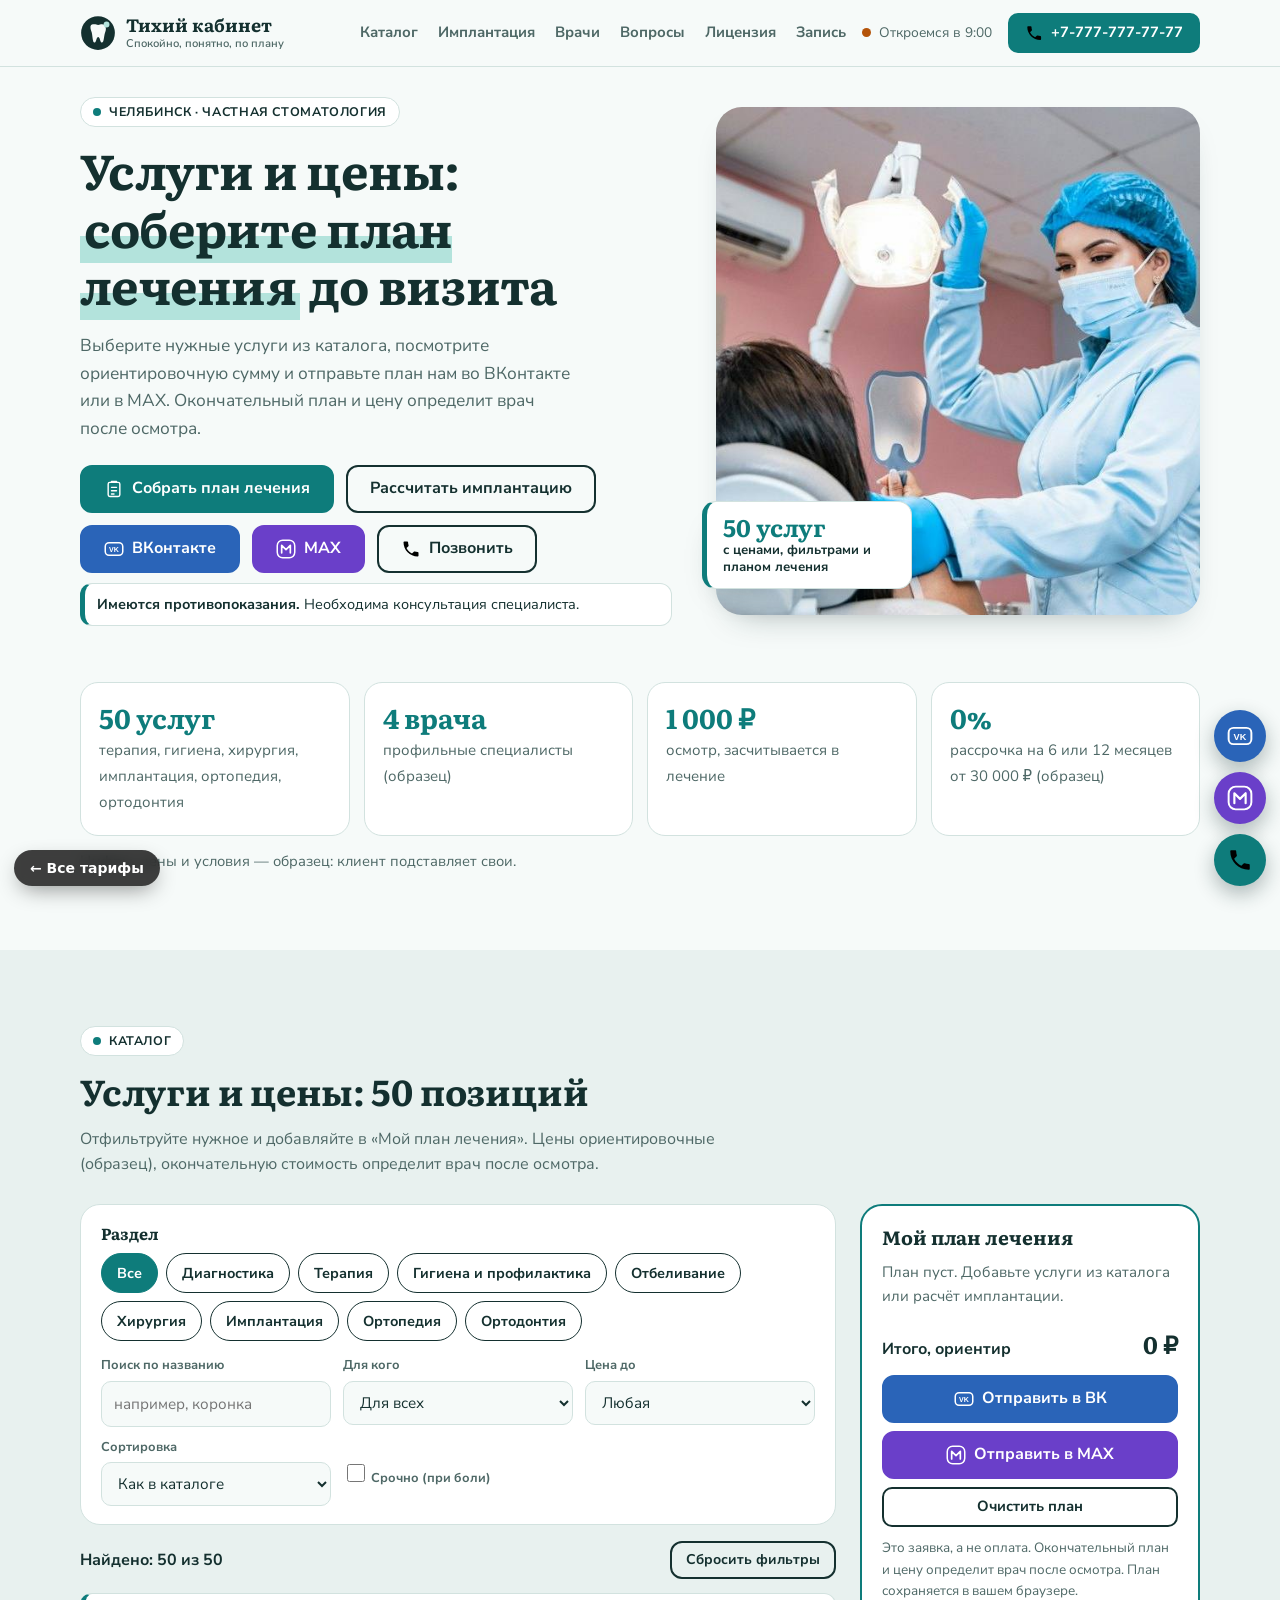
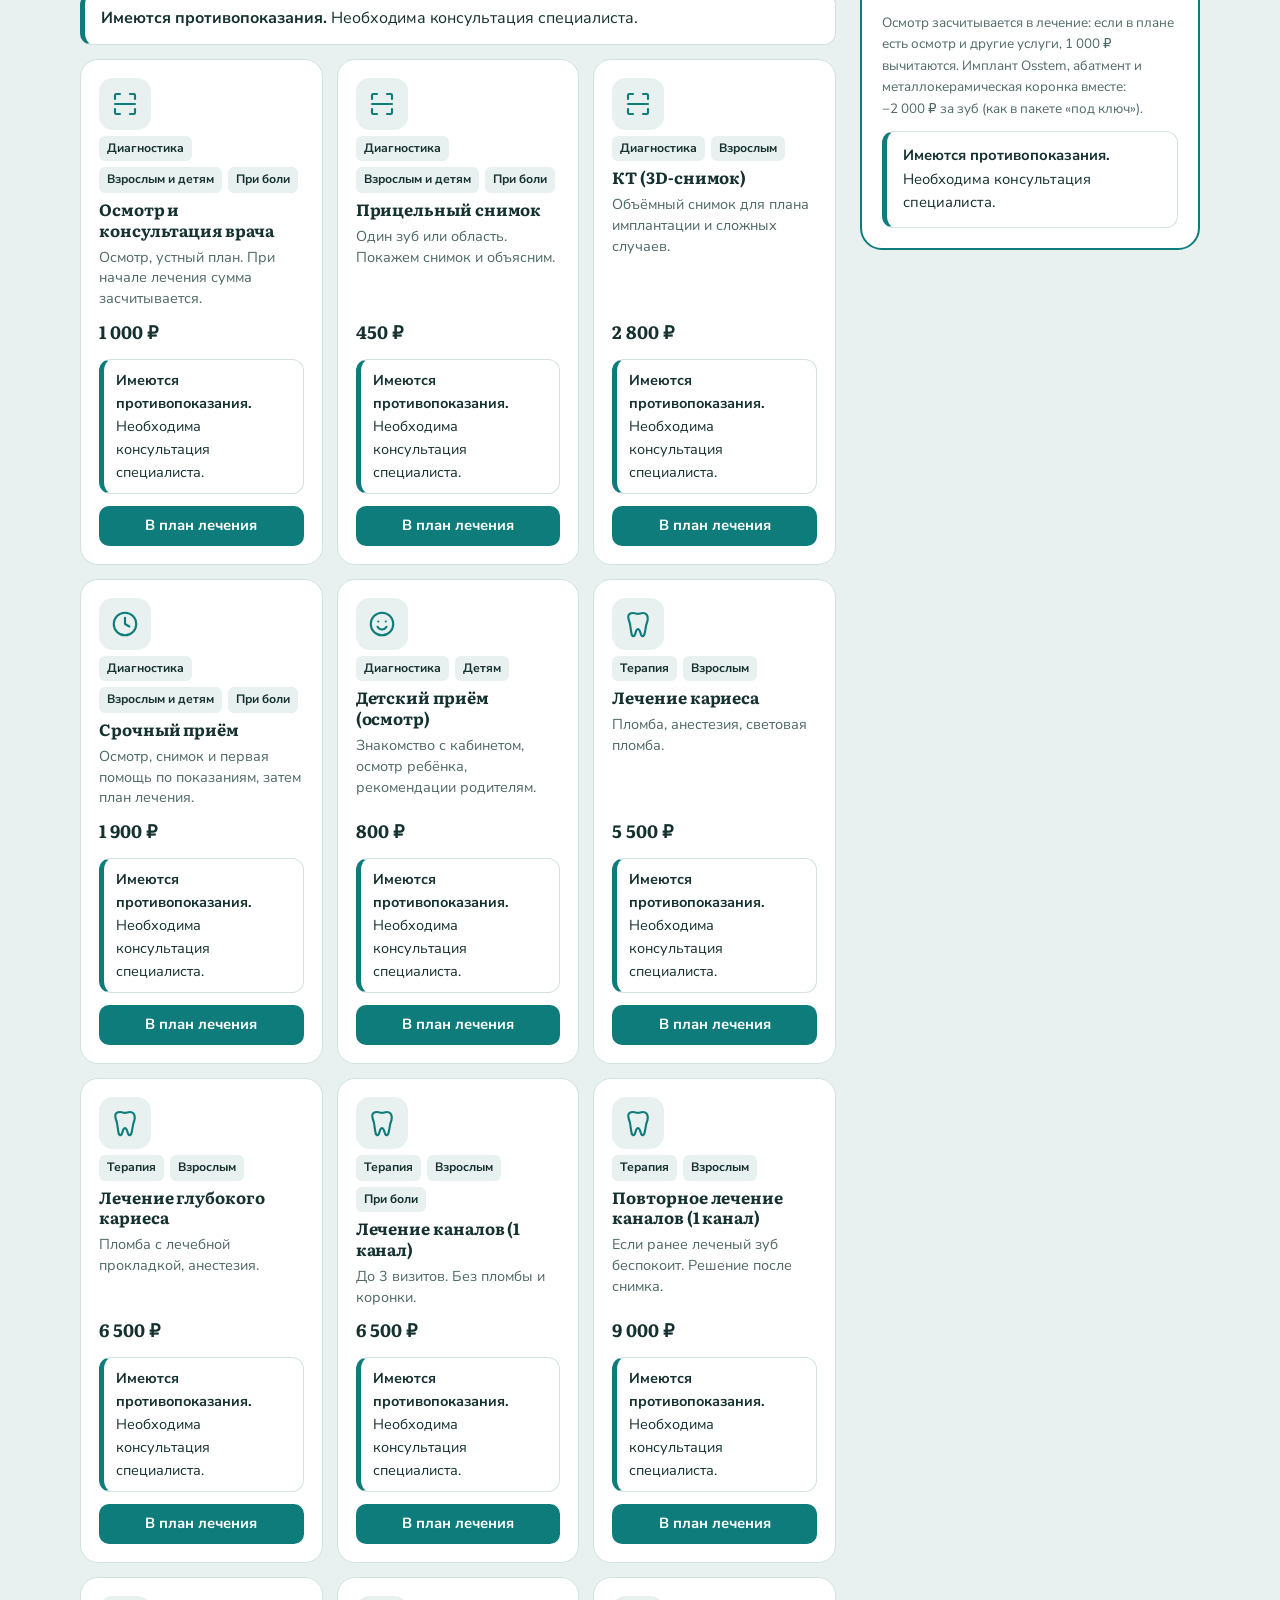
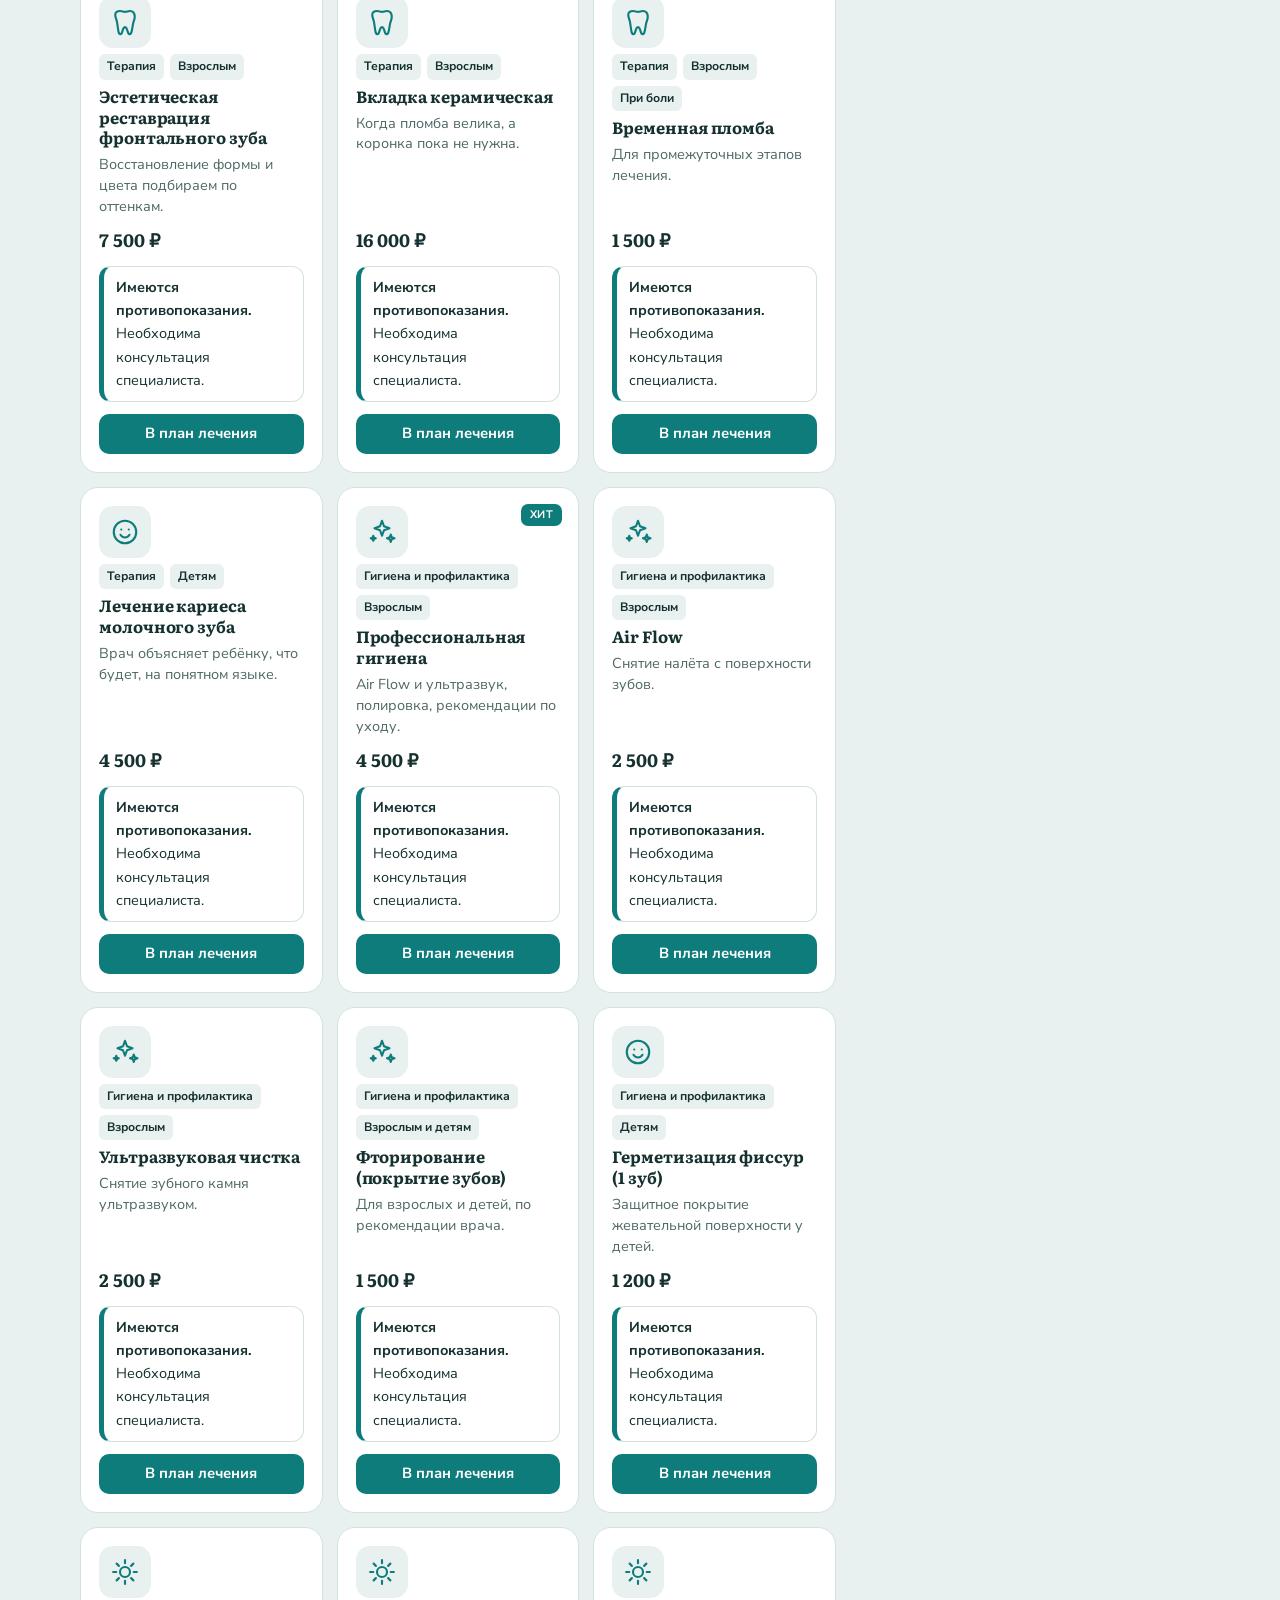
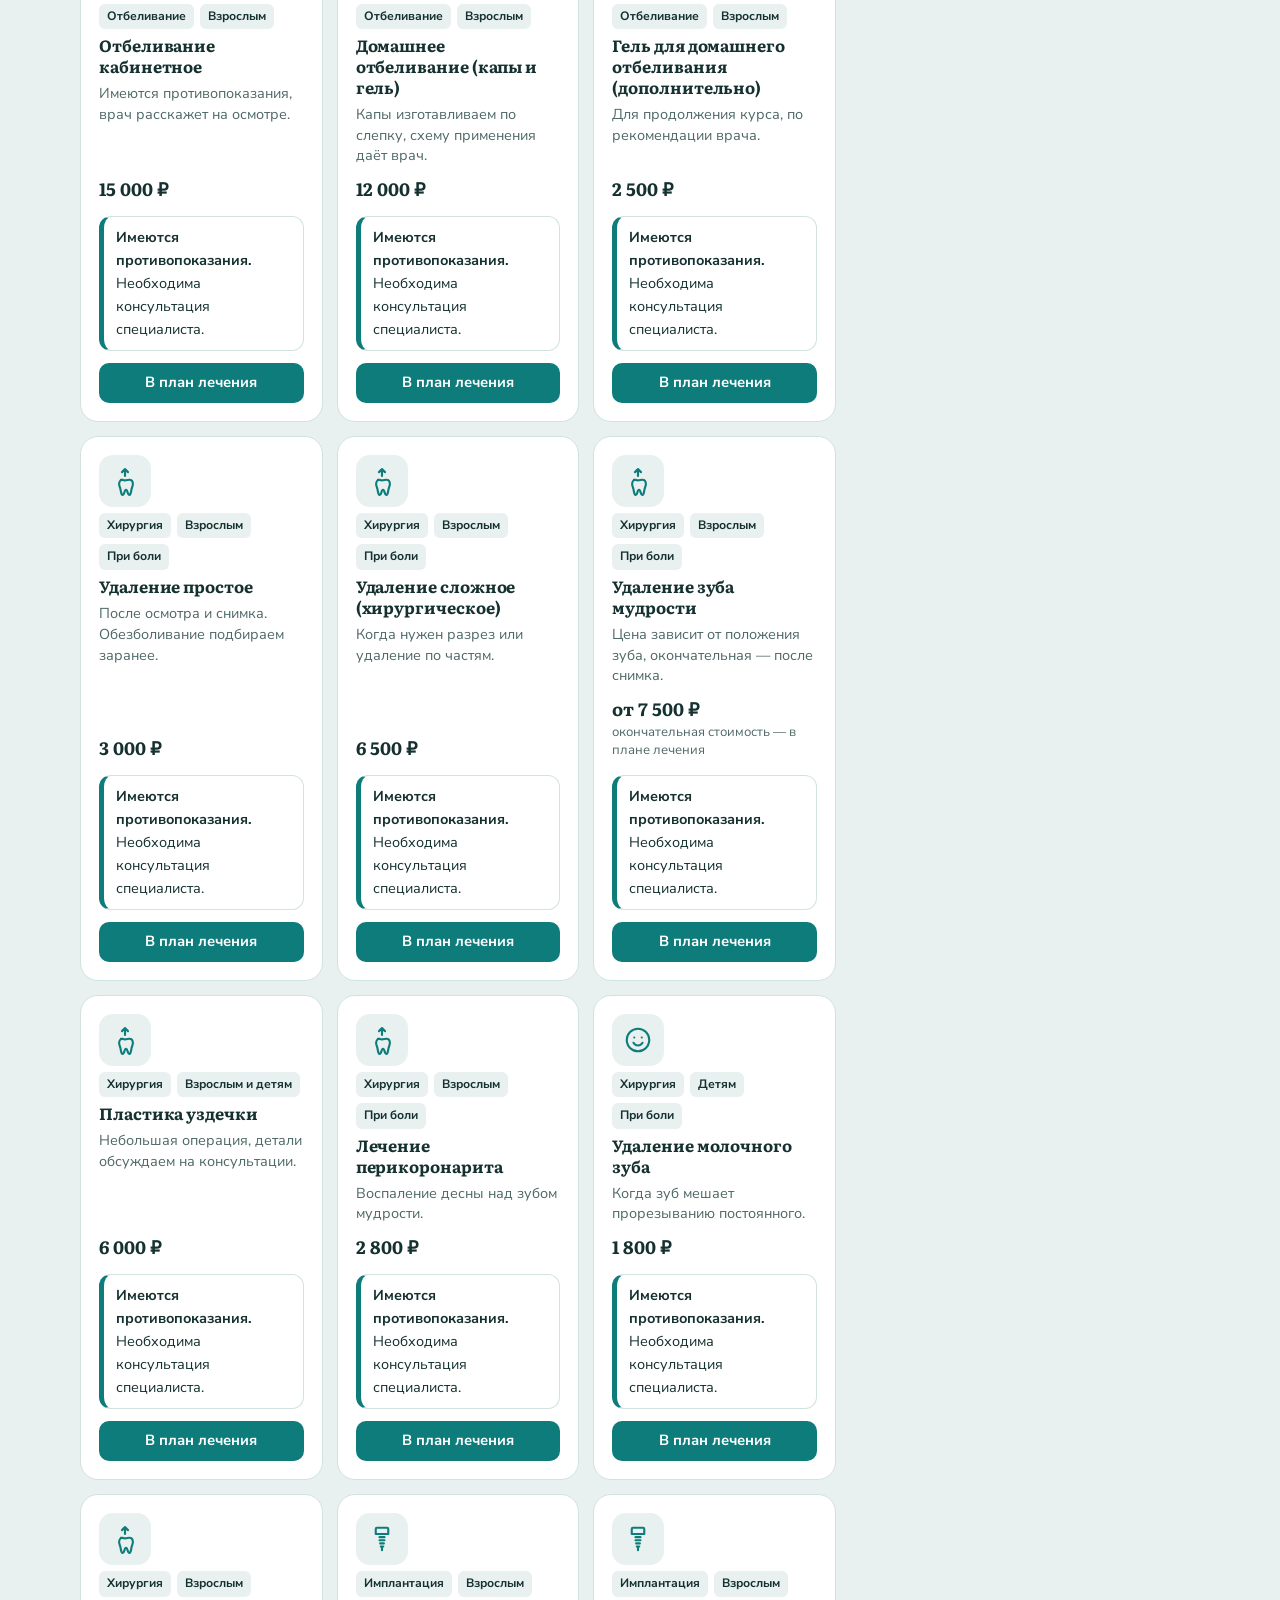
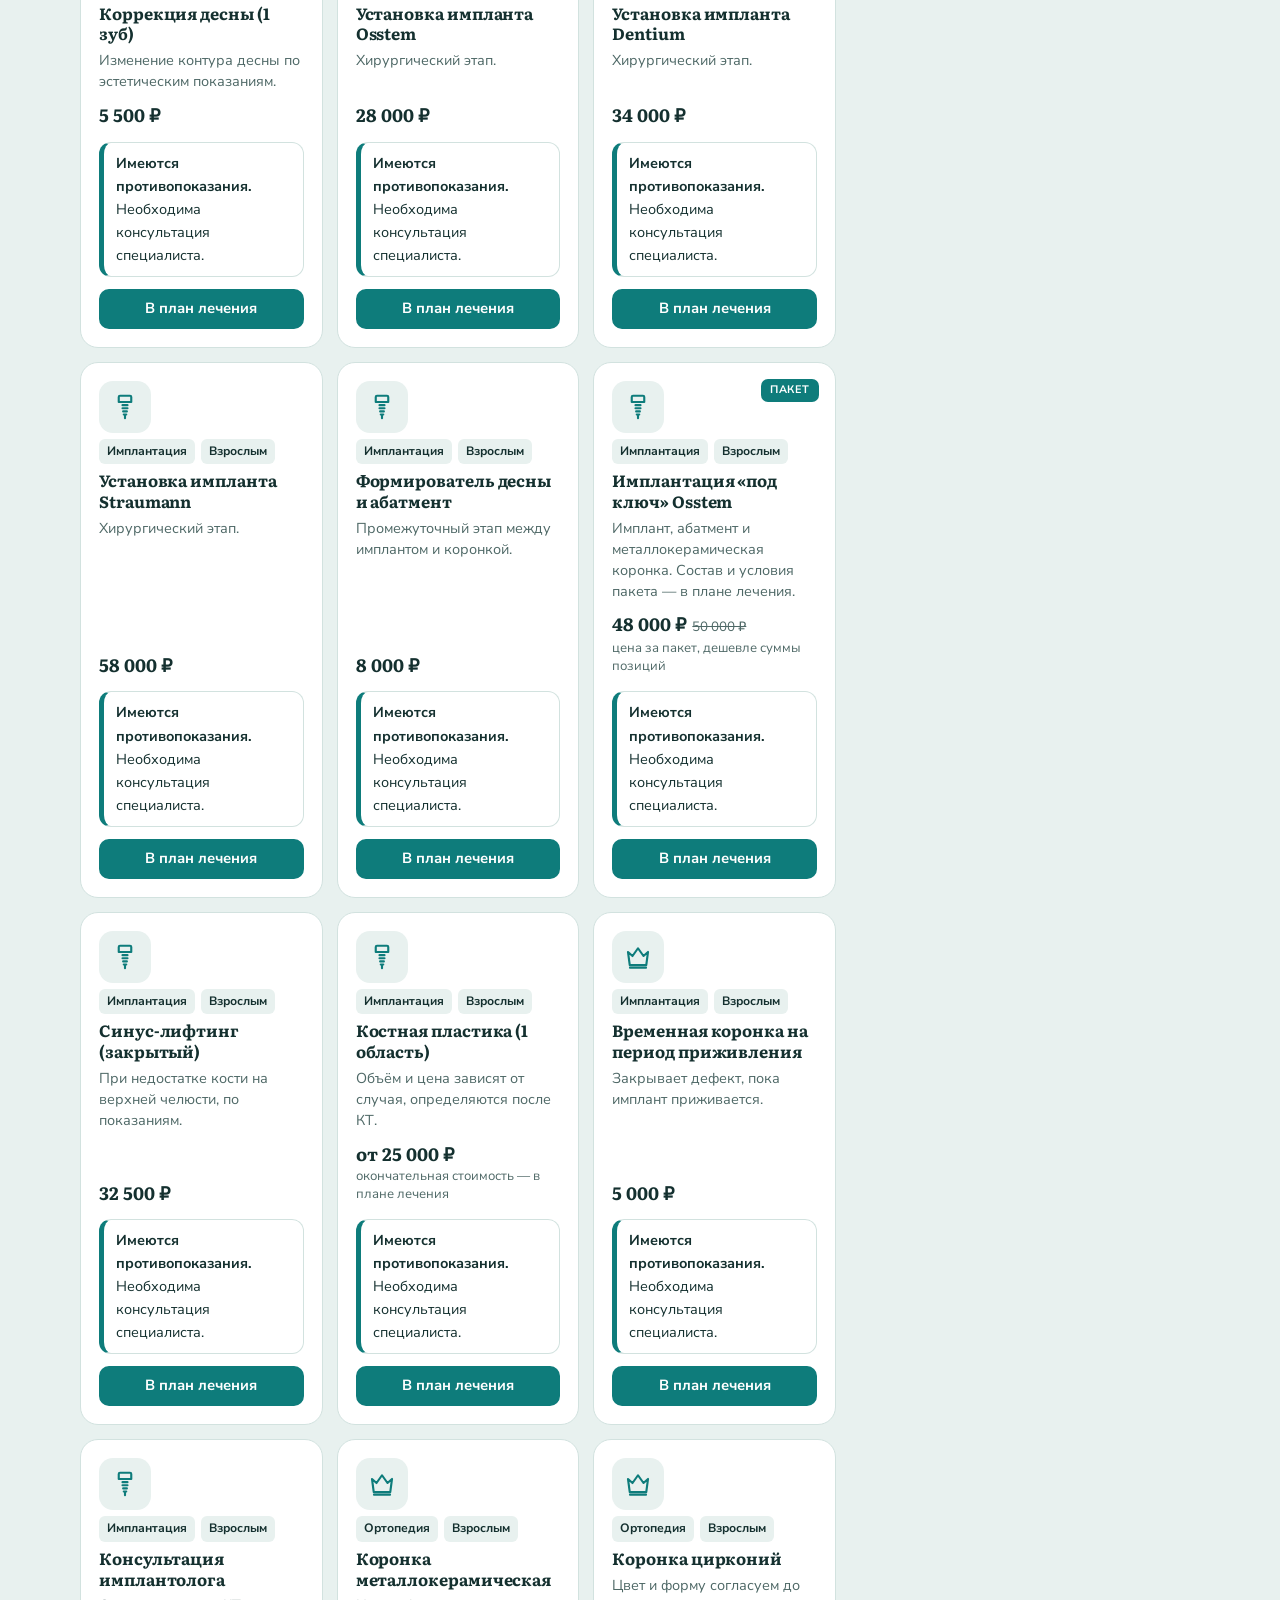
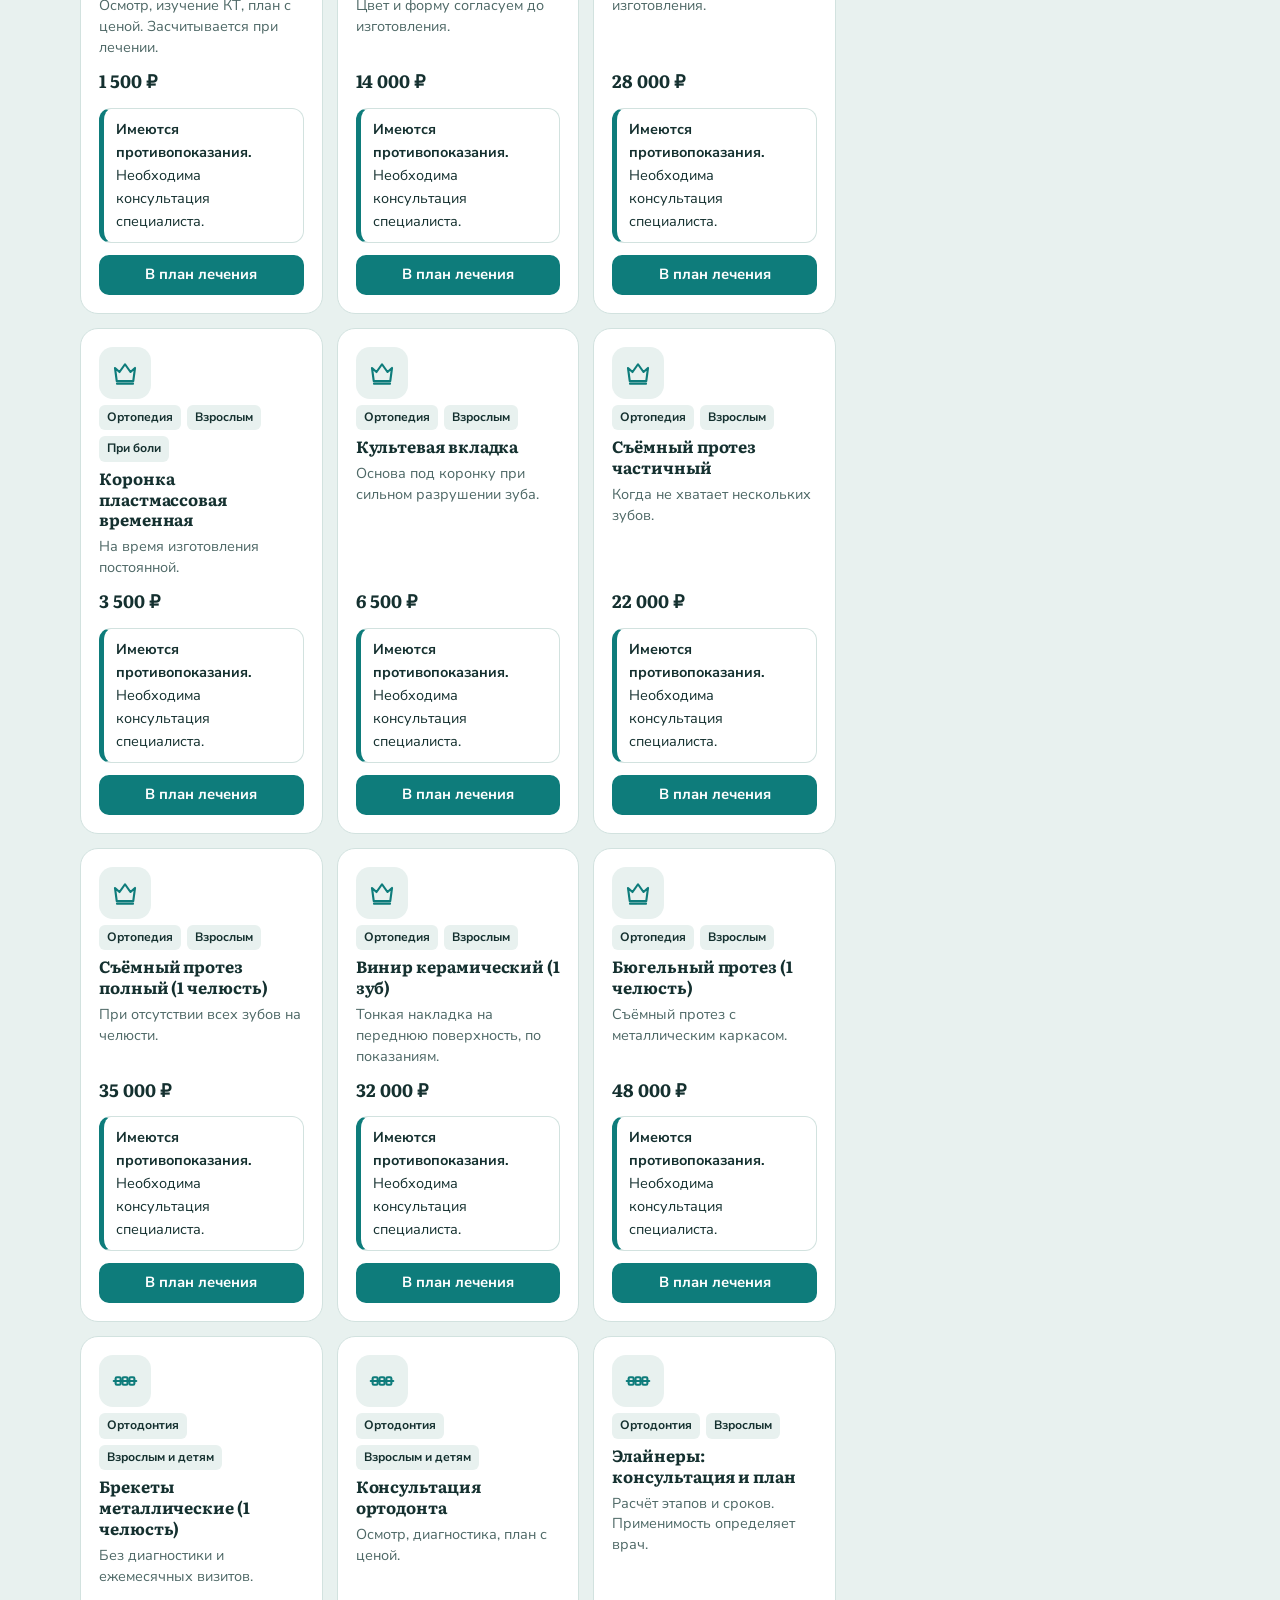
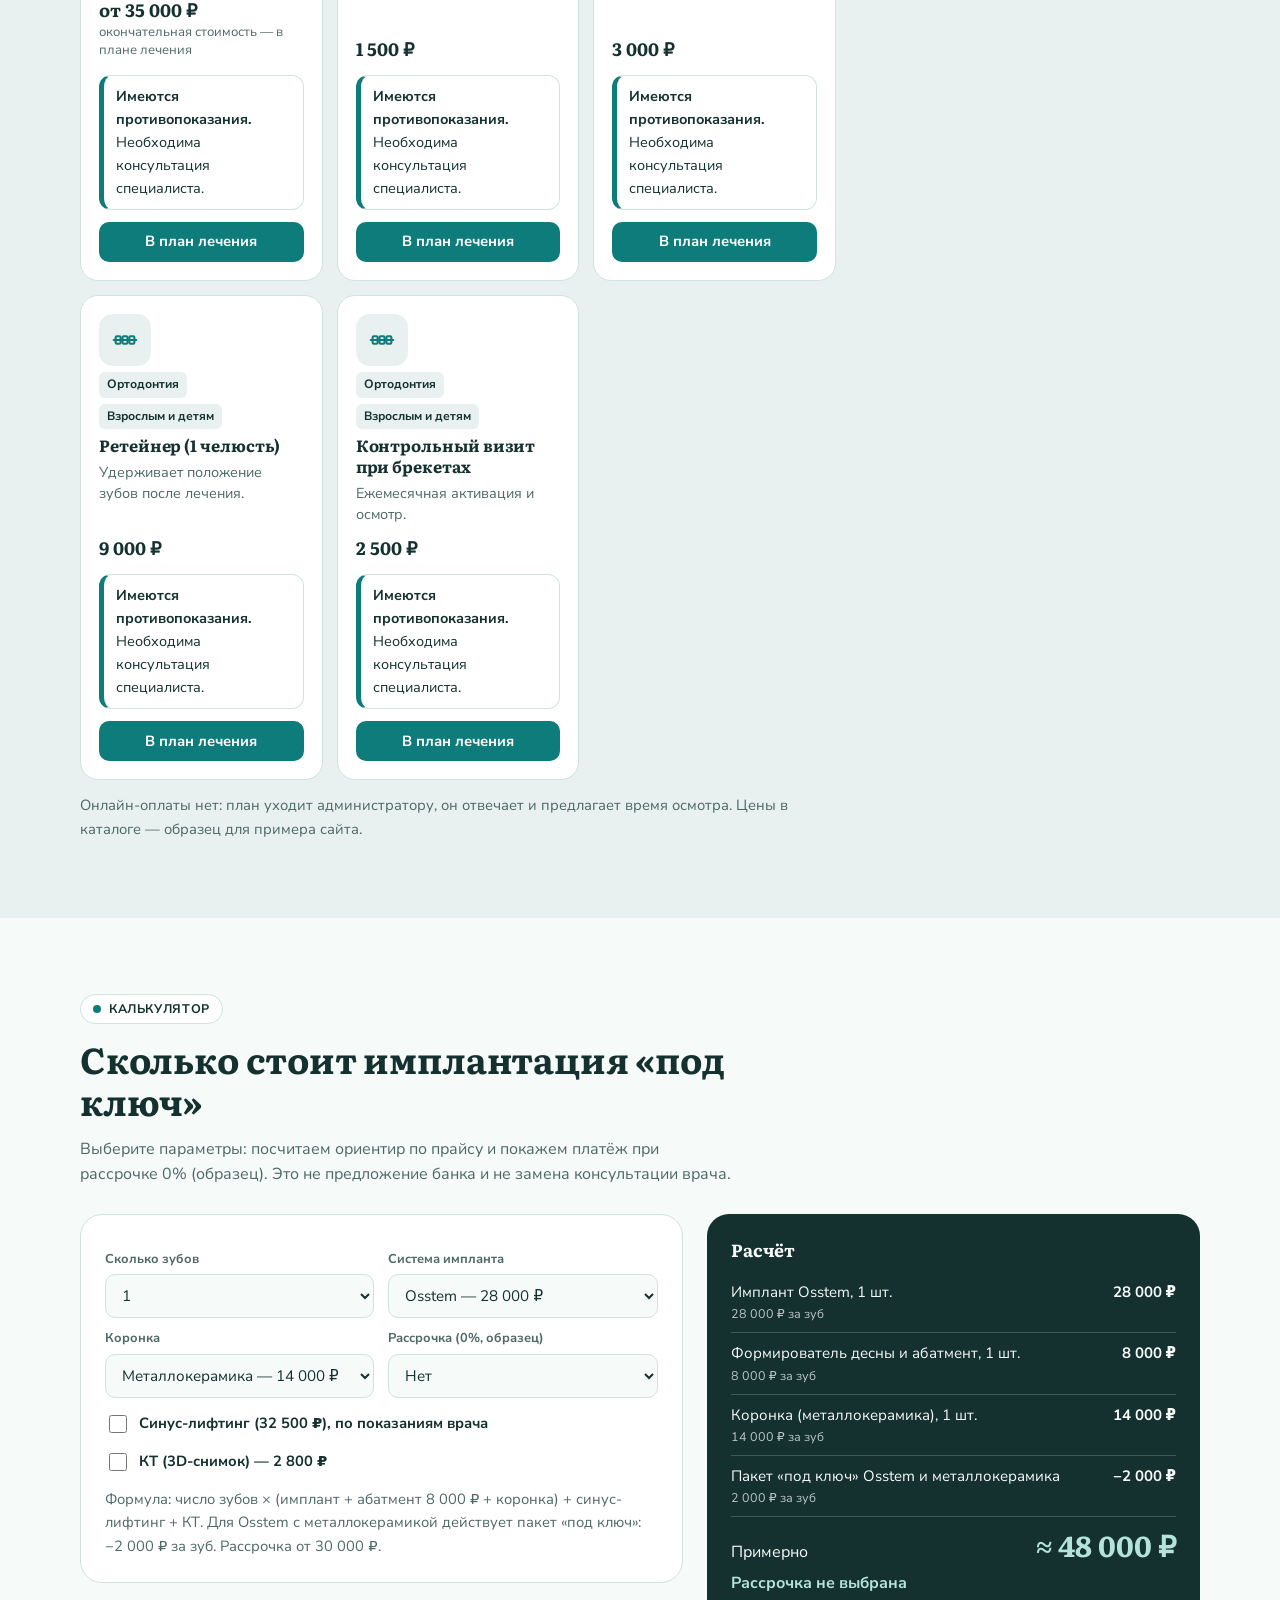
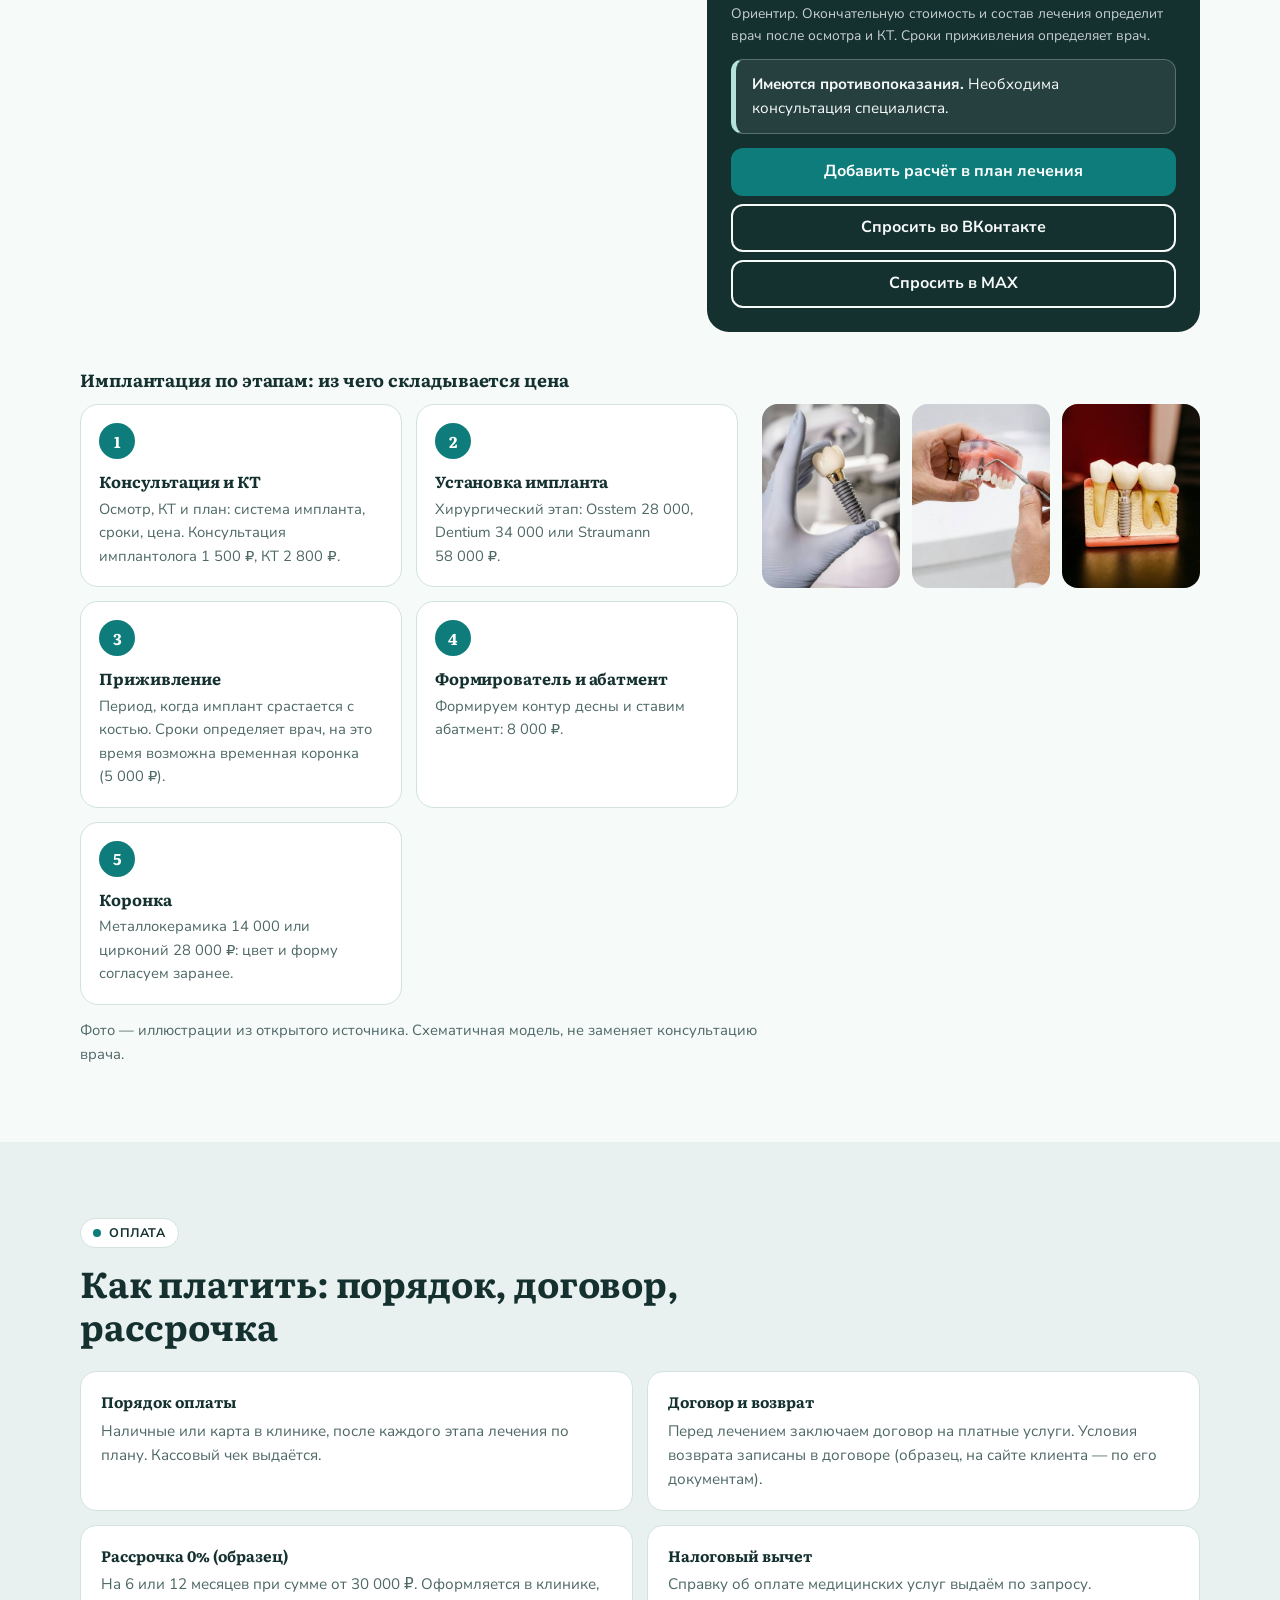
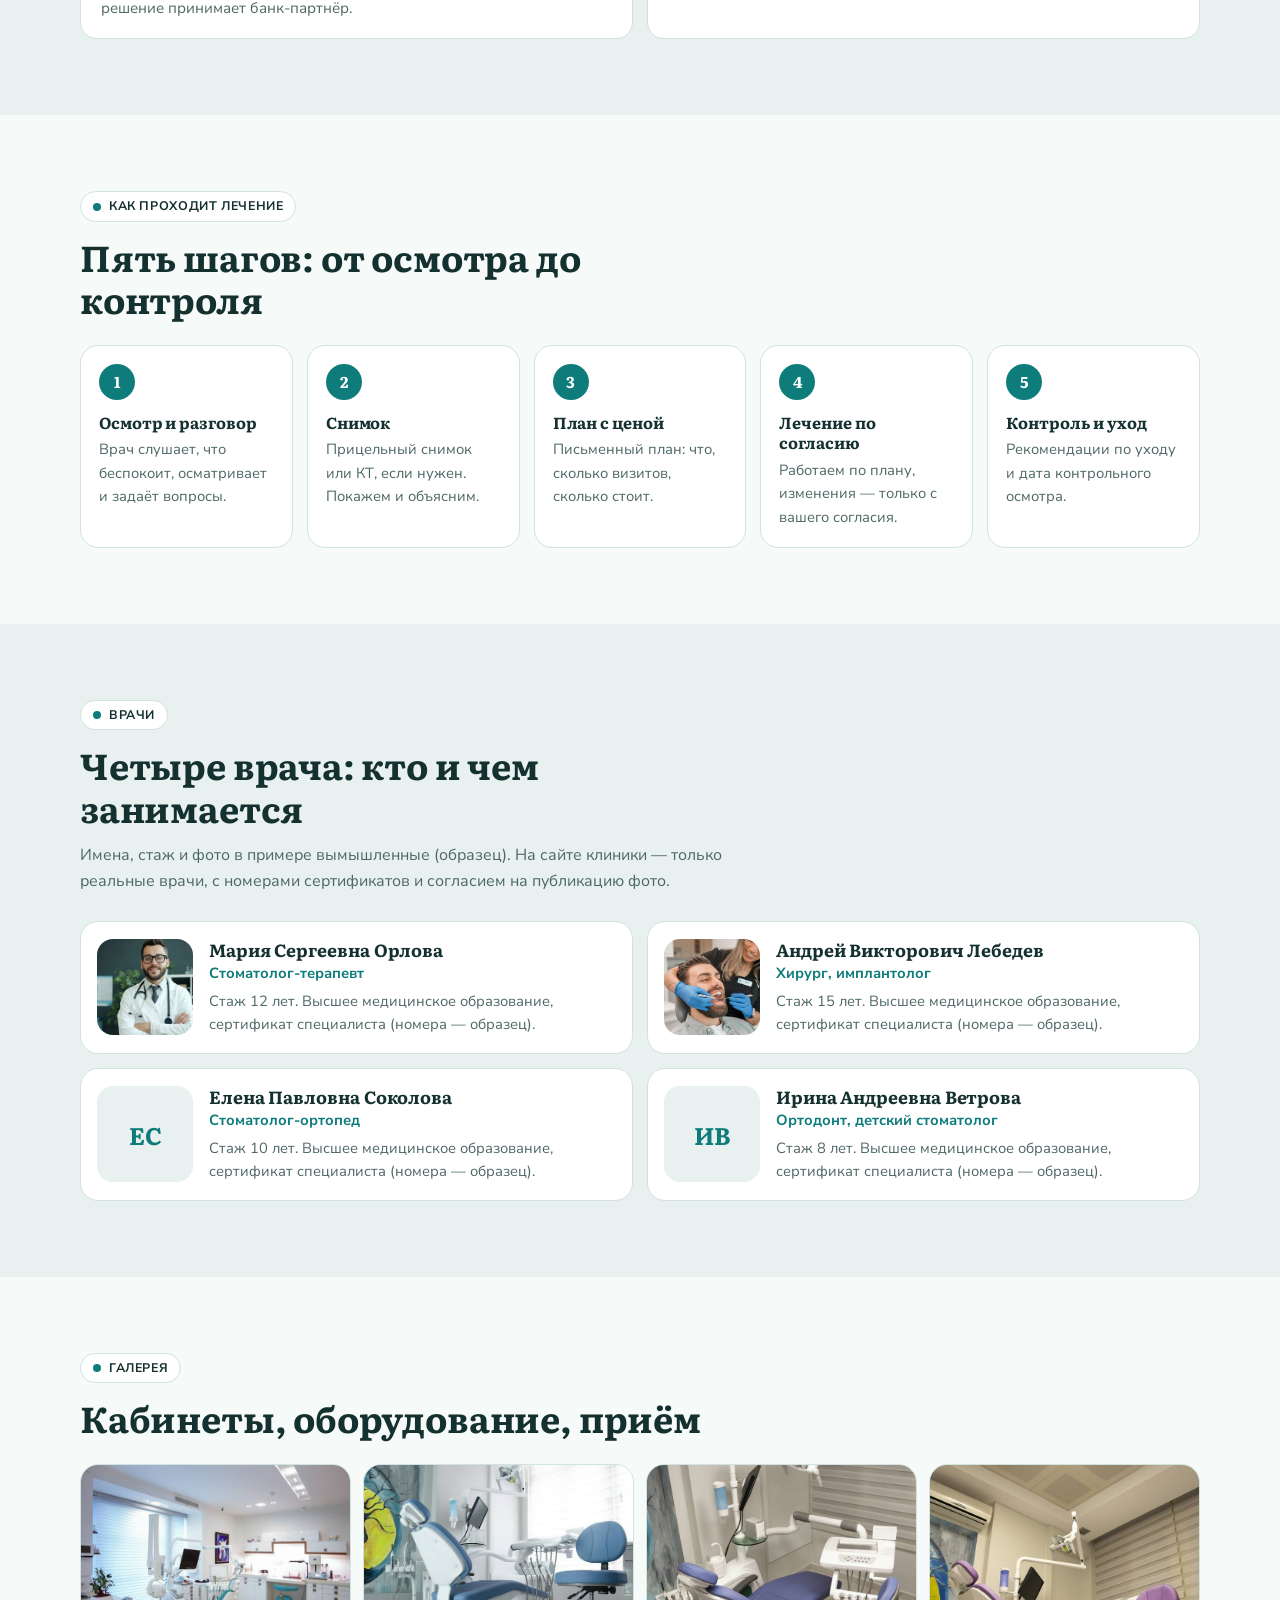
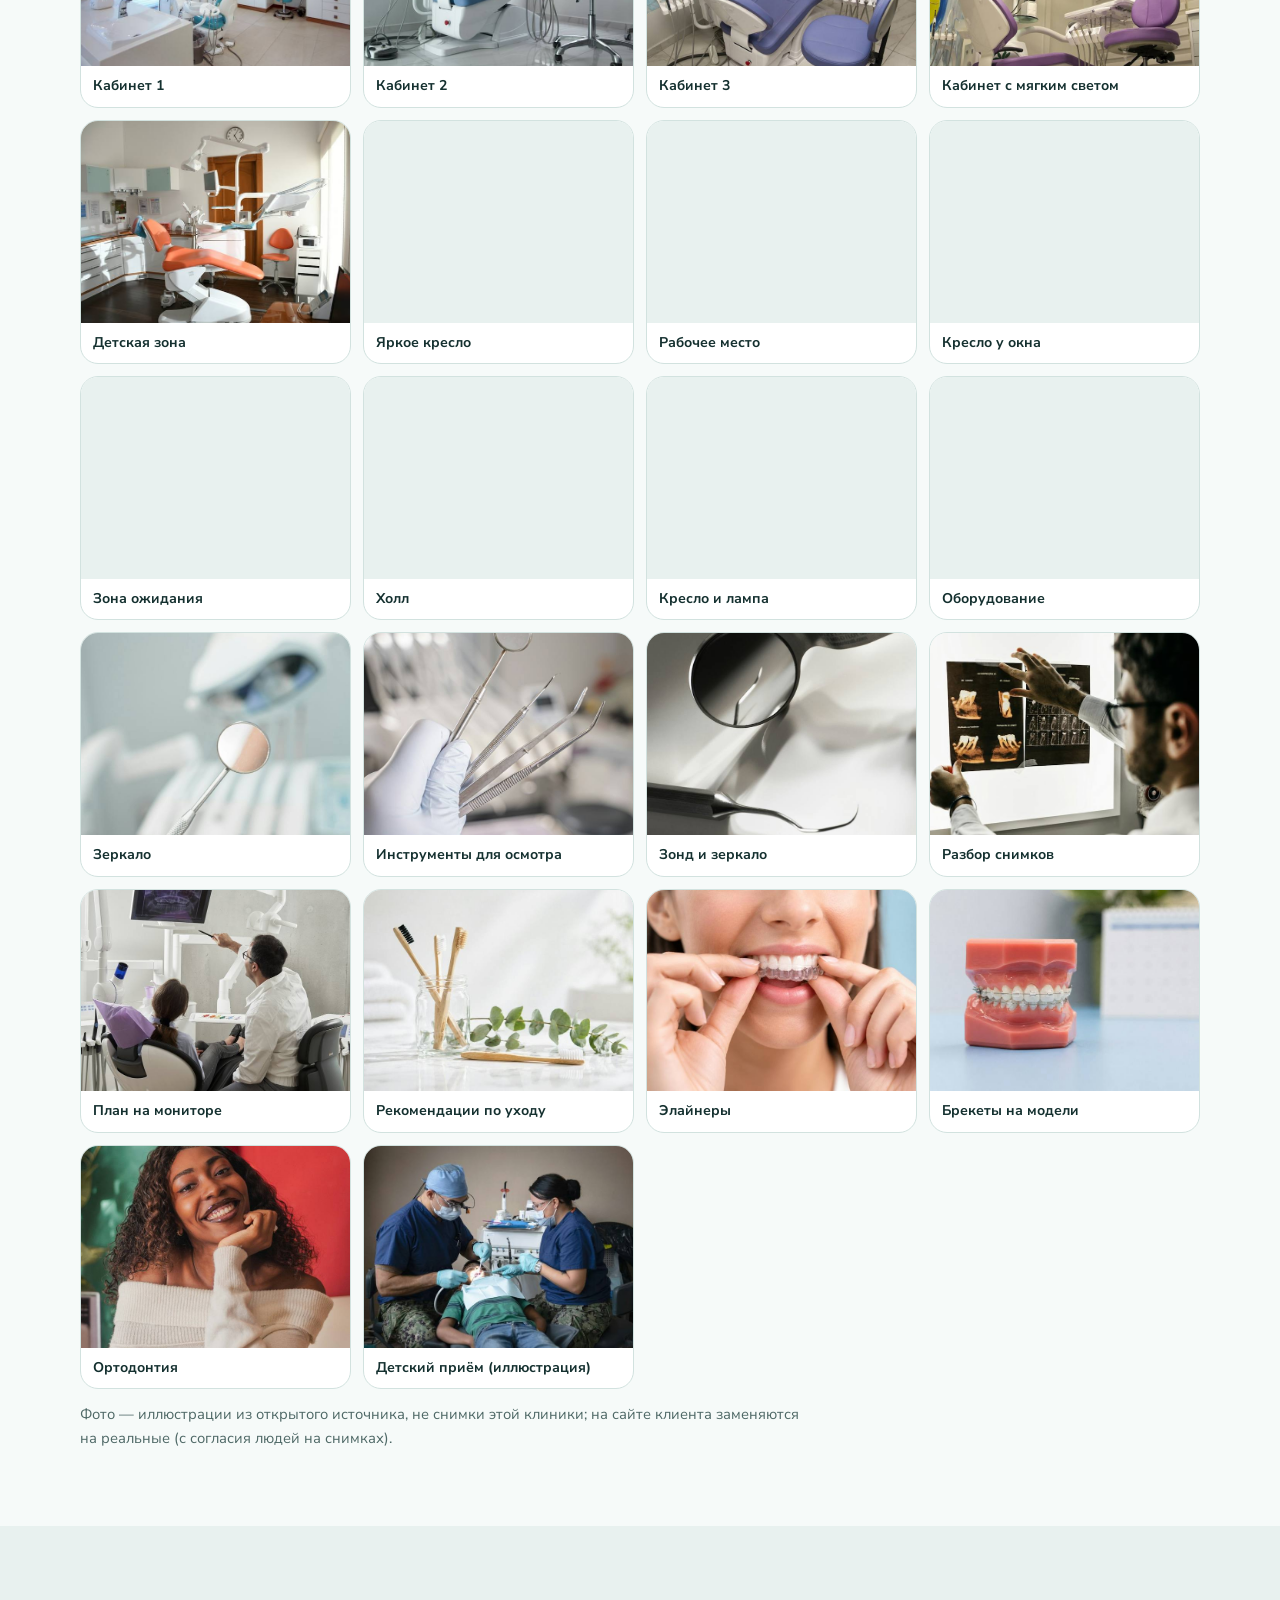
<file: 3-magazin/index.html>
<!DOCTYPE html>
<html lang="ru">
<head>
<meta charset="UTF-8">
<meta name="viewport" content="width=device-width, initial-scale=1">
<meta name="robots" content="noindex, nofollow">
<title>Тихий кабинет — стоматология в Челябинске: услуги и план лечения</title>
<meta name="description" content="Каталог 50 услуг стоматологии в Челябинске с ценами: фильтры, «Мой план лечения» с отправкой во ВКонтакте или в MAX, калькулятор имплантации, врачи, лицензия.">
<meta property="og:type" content="website">
<meta property="og:title" content="Тихий кабинет — стоматология в Челябинске: услуги и план лечения">
<meta property="og:description" content="Каталог 50 услуг стоматологии в Челябинске с ценами: фильтры, «Мой план лечения» с отправкой во ВКонтакте или в MAX, калькулятор имплантации, врачи, лицензия.">
<meta property="og:image" content="img/1681939282781-341ac4f61996.jpg">
<link href="fonts/fonts.css" rel="stylesheet">
<!-- Яндекс Метрика: вставьте сюда код счётчика клиента -->
<script>document.documentElement.className+=" js"</script>
<style>
:root{--bg:#F6FAF9;--bg2:#E8F1EF;--card:#FFFFFF;--ink:#14302F;--mute:#4E6866;--acc:#0E7C7B;--acc-ink:#FFFFFF;--line:#D2E2DF;--lt:#B3E3DC;--ok:#1B7F4B;--warn:#B45309;--vk:#2A64B8;--mx:#6A3FC9;--shadow:0 16px 34px -20px rgba(20,48,47,.4)}
*{box-sizing:border-box}
html{scroll-behavior:smooth;scroll-padding-top:76px;-webkit-text-size-adjust:100%}
body{margin:0;background:var(--bg);color:var(--ink);font:16px/1.6 "Nunito Sans",system-ui,-apple-system,"Segoe UI",Roboto,sans-serif;overflow-x:hidden}
h1,h2,h3{font-family:Literata,Georgia,"Times New Roman",serif;font-weight:700;line-height:1.18;margin:0;letter-spacing:-.005em;overflow-wrap:break-word}
p{margin:0}
a{color:inherit}
img,svg{max-width:100%}
[hidden]{display:none!important}
.wr{max-width:1160px;margin:0 auto;padding:0 20px}
.sprite{position:absolute;width:0;height:0;overflow:hidden}
.ic{width:1.25em;height:1.25em;flex:none}
.sec{padding:76px 0}
.sec.alt{background:var(--bg2)}
.sec.dark{background:var(--ink);color:var(--bg)}
.sec.dark .lead,.sec.dark small,.sec.dark .note{color:rgba(246,250,249,.8)}
.kick{display:inline-flex;align-items:center;gap:8px;background:var(--card);color:var(--ink);border:1px solid var(--line);font:700 .78rem/1.3 "Nunito Sans",sans-serif;letter-spacing:.05em;text-transform:uppercase;padding:6px 12px;border-radius:999px;margin-bottom:14px}
.kick:before{content:"";width:8px;height:8px;border-radius:50%;background:var(--acc)}
.sec.dark .kick{background:rgba(246,250,249,.1);color:var(--bg);border-color:rgba(246,250,249,.25)}
.sec.dark .kick:before{background:var(--lt)}
h2{font-size:clamp(1.5rem,3.4vw,2.25rem);margin-bottom:24px;max-width:30ch}
h3{font-size:1.1rem;line-height:1.28}
.lead{color:var(--mute);max-width:66ch;margin:-10px 0 26px}
.mk{background:linear-gradient(transparent 62%,var(--lt) 62%);padding:0 .08em}
.sec.dark .mk{background:var(--acc);color:var(--acc-ink);padding:.04em .3em .1em;border-radius:6px;-webkit-box-decoration-break:clone;box-decoration-break:clone}
:focus-visible{outline:3px solid var(--acc);outline-offset:2px}
.sec.dark :focus-visible{outline-color:var(--lt)}
.btn{display:inline-flex;align-items:center;justify-content:center;gap:8px;min-height:48px;padding:12px 22px;border-radius:12px;border:2px solid var(--acc);background:var(--acc);color:var(--acc-ink);font:700 1rem/1.2 "Nunito Sans",system-ui,sans-serif;text-decoration:none;cursor:pointer;transition:transform .2s,box-shadow .2s}
.btn:hover{transform:translateY(-2px);box-shadow:0 10px 20px -12px var(--ink)}
.btn.ghost{background:transparent;color:var(--ink);border-color:var(--ink)}
.btn.vk{background:var(--vk);border-color:var(--vk);color:#fff}
.btn.mx{background:var(--mx);border-color:var(--mx);color:#fff}
.btn.sm{min-height:40px;padding:8px 15px;font-size:.92rem;border-radius:10px}
.btn.block{width:100%}
.btn[disabled]{opacity:.5;cursor:not-allowed;transform:none;box-shadow:none}
.sec.dark .btn.ghost{color:var(--bg);border-color:var(--bg)}
.btns{display:flex;flex-wrap:wrap;gap:12px}
.nav{position:sticky;top:0;z-index:40;background:rgba(246,250,249,.96);-webkit-backdrop-filter:blur(8px);backdrop-filter:blur(8px);border-bottom:1px solid var(--line)}
.nav .wr{display:flex;align-items:center;gap:16px;min-height:66px}
.logo{display:flex;align-items:center;gap:10px;font:700 1.12rem/1 Literata,Georgia,serif;text-decoration:none;margin-right:auto;white-space:nowrap}
.logo svg{width:36px;height:36px}
.logo small{display:block;font:600 .7rem/1.2 "Nunito Sans",sans-serif;color:var(--mute);margin-top:3px;letter-spacing:0}
.menu ul{display:flex;gap:20px;list-style:none;margin:0;padding:0}
.menu a{text-decoration:none;font-weight:700;color:var(--mute);font-size:.93rem}
.menu a:hover{color:var(--ink);text-decoration:underline;text-decoration-color:var(--acc);text-decoration-thickness:3px;text-underline-offset:5px}
.nav-toggle{position:absolute;opacity:0;pointer-events:none}
.burger{display:none;width:44px;height:44px;border:2px solid var(--ink);border-radius:12px;cursor:pointer;place-items:center}
.burger i,.burger i:before,.burger i:after{display:block;width:18px;height:2px;background:var(--ink);position:relative;content:""}
.burger i:before{position:absolute;top:-6px}.burger i:after{position:absolute;top:6px}
.nav-toggle:focus-visible~.burger{outline:3px solid var(--acc);outline-offset:2px}
.open{display:inline-flex;align-items:center;gap:8px;font-size:.86rem;color:var(--mute);white-space:nowrap}
.open b{width:9px;height:9px;border-radius:50%;background:var(--ok);display:inline-block}
.open.closed b{background:var(--warn)}
.img{position:relative;overflow:hidden;background:var(--bg2)}
.img img,.img .ph{position:absolute;inset:0;width:100%;height:100%;object-fit:cover;display:block}
.ph svg{width:100%;height:100%;display:block}
.hero{padding:30px 0 56px}
.hero .wr{display:grid;grid-template-columns:1.1fr .9fr;gap:44px;align-items:center}
.hero h1{font-size:clamp(1.8rem,4.4vw,3.05rem);margin-bottom:18px;letter-spacing:-.015em}
.hero .sub{color:var(--mute);font-size:1.08rem;margin-bottom:22px;max-width:50ch}
.hero .pic{border-radius:26px;aspect-ratio:4/4.2;box-shadow:var(--shadow)}
.hero .pic-w{position:relative}
.sticker{position:absolute;left:-14px;bottom:26px;z-index:2;background:var(--card);color:var(--ink);border:1px solid var(--line);border-left:5px solid var(--acc);border-radius:14px;padding:12px 16px;font:700 .82rem/1.3 "Nunito Sans",sans-serif;box-shadow:var(--shadow);max-width:210px}
.sticker b{display:block;font:700 1.5rem/1.05 Literata,Georgia,serif;margin-bottom:3px;color:var(--acc)}
.anchor{display:flex;gap:14px;align-items:center;background:var(--card);border:1px solid var(--line);border-radius:14px;padding:14px 18px;margin-bottom:22px;max-width:560px}
.anchor b{font:700 1.4rem/1 Literata,Georgia,serif;white-space:nowrap;color:var(--acc)}
.anchor span{color:var(--mute);font-size:.92rem;line-height:1.4}
.card{background:var(--card);border:1px solid var(--line);border-radius:18px}
.cn{background:var(--card);border:1px solid var(--line);border-left:5px solid var(--acc);border-radius:12px;padding:12px 16px;font-size:1rem;color:var(--ink);max-width:80ch}
.cn b{color:var(--ink)}
.cn.sm{margin-top:10px;padding:9px 12px;font-size:.9rem}
.tw{overflow-x:auto;border-radius:16px}
.tbl{width:100%;border-collapse:collapse;background:var(--card);border:1px solid var(--line);border-radius:16px;overflow:hidden;font-variant-numeric:tabular-nums}
.tbl th,.tbl td{padding:12px 14px;text-align:left;border-bottom:1px solid var(--line);font-size:.98rem;vertical-align:top}
.tbl thead th{background:var(--ink);color:var(--bg);font-weight:700;font-size:.86rem}
.tbl tbody th{font-weight:700}
.tbl td{font-weight:600}
.tbl td small{display:block;color:var(--mute);font-weight:400;font-size:.86rem;margin-top:2px}
.tbl td.pr{white-space:nowrap;text-align:right;font-family:Literata,Georgia,serif;font-weight:700}
.tbl tr:last-child th,.tbl tr:last-child td{border-bottom:0}
.tbl tr.hl th,.tbl tr.hl td{background:var(--bg2)}
.note{color:var(--mute);font-size:.92rem;margin-top:14px;max-width:80ch}
.note b{color:var(--ink)}
.faq{max-width:860px}
.faq details{border-bottom:1px solid var(--line);padding:16px 0}
.faq summary{cursor:pointer;font-weight:700;font-size:1.04rem;list-style:none;display:flex;justify-content:space-between;gap:20px}
.faq summary::-webkit-details-marker{display:none}
.faq summary:after{content:"+";font:700 1.5rem/1 Literata,serif;flex:none;transition:transform .25s;color:var(--acc)}
.faq details[open] summary:after{transform:rotate(45deg)}
.faq p{color:var(--mute);margin:10px 0 0;max-width:70ch}
.form{background:var(--card);border:1px solid var(--line);border-radius:22px;padding:28px}
.form h3{font-size:1.2rem;margin-bottom:6px}
.form>p{color:var(--mute);margin:0 0 8px}
.form label{display:block;font-size:.86rem;font-weight:700;color:var(--mute);margin:12px 0 6px}
.form input[type=text],.form input[type=tel],.form input[type=date],.form input[type=number],.form select,.form textarea{width:100%;padding:12px 14px;border-radius:12px;border:1.5px solid var(--line);background:var(--bg);color:var(--ink);font:inherit}
.form .two{display:grid;grid-template-columns:1fr 1fr;gap:0 14px}
.form .chk{display:flex;gap:10px;align-items:flex-start;font-size:.84rem;color:var(--mute);font-weight:600;margin:16px 0 0}
.form .chk input{margin-top:3px;width:18px;height:18px;flex:none;accent-color:var(--acc)}
.form .chk a{color:var(--ink)}
.form .err{color:#B91C1C;font-size:.88rem;font-weight:700;margin-top:10px;min-height:1.2em}
.form .ok{display:none;margin-top:12px;font-weight:700;background:var(--bg2);color:var(--ink);padding:10px 14px;border-radius:10px;border-left:5px solid var(--acc)}
.form .btns{margin-top:16px}
.form .cn{margin-top:14px}
.ct{display:grid;grid-template-columns:1fr 1fr;gap:28px;background:var(--card);border:1px solid var(--line);border-radius:22px;padding:30px}
.ct>*{min-width:0}
.ct dl{margin:0 0 20px}
.ct dt{font-weight:700;margin-top:12px}
.ct dt:first-child{margin-top:0}
.ct dd{margin:2px 0 0;color:var(--mute)}
.ct dd a{color:var(--ink)}
.ct iframe{width:100%;height:100%;min-height:320px;border:0;border-radius:14px;background:var(--bg2)}
footer{border-top:1px solid var(--line);padding:30px 20px 110px;text-align:center;color:var(--mute);font-size:.92rem}
footer p+p{margin-top:6px}
footer .cn{margin:14px auto 0;text-align:left;color:var(--ink)}
footer .made{display:inline-block;margin-top:10px;color:var(--mute);text-decoration:none;border-bottom:1px solid var(--line)}
footer .made:hover{color:var(--acc);border-color:var(--acc)}
.pol{max-width:70ch;margin:12px auto 0;text-align:left;font-size:.86rem}
.pol summary{cursor:pointer;text-align:center;color:var(--mute);text-decoration:underline}
.pol p{margin-top:8px}
.float{position:fixed;right:14px;bottom:calc(14px + env(safe-area-inset-bottom,0px));display:flex;flex-direction:column;gap:10px;z-index:35}
.float a{width:52px;height:52px;border-radius:50%;display:grid;place-items:center;color:#fff;text-decoration:none;box-shadow:0 8px 20px rgba(20,48,47,.32)}
.float .ic{width:26px;height:26px}
.float .w{background:var(--vk)}.float .t{background:var(--mx)}.float .p{background:var(--acc)}
.mbox{position:fixed;left:50%;transform:translateX(-50%);bottom:calc(84px + env(safe-area-inset-bottom,0px));z-index:2147482000;width:min(92vw,460px);padding:12px 14px;border-radius:12px;background:#14302F;color:#fff;font:600 14px/1.4 system-ui,sans-serif;box-shadow:0 12px 30px -10px rgba(0,0,0,.5)}
.mbox[hidden]{display:none}
.mbox textarea{display:block;width:100%;min-height:96px;margin-top:8px;padding:8px;border:0;border-radius:8px;color:#14302F;font:14px/1.4 system-ui,sans-serif}
.js .rv{opacity:0;transform:translateY(18px);transition:opacity .7s,transform .7s cubic-bezier(.2,.8,.2,1)}
.js .rv.in{opacity:1;transform:none}
@media(prefers-reduced-motion:reduce){.js .rv{opacity:1;transform:none;transition:none}html{scroll-behavior:auto}.btn,.btn:hover{transition:none;transform:none}}
@media(max-width:1000px){.burger{display:grid}.menu{display:none;position:absolute;left:0;right:0;top:100%;background:var(--bg);border-bottom:1px solid var(--line);padding:8px 20px 16px}.nav-toggle:checked~.menu{display:block}.menu ul{flex-direction:column;gap:0}.menu li a{display:block;padding:12px 0;border-bottom:1px solid var(--line);font-size:1rem}.nav .open{display:none}}
@media(max-width:860px){.hero .wr{grid-template-columns:1fr;gap:26px}.hero .pic{aspect-ratio:16/11}.sticker{left:10px}.ct{grid-template-columns:1fr;padding:22px}}
@media(max-width:600px){.sec{padding:52px 0}.form{padding:20px}.form .two{grid-template-columns:1fr}.btns .btn{flex:1 1 auto}.logo small{display:none}}
@media(max-width:400px){.nav .btn span{display:none}.nav .btn{padding:8px 12px}.logo{font-size:1rem}}
.rules{display:grid;grid-template-columns:repeat(4,1fr);gap:14px;counter-reset:r;list-style:none;margin:0;padding:0}
.rules li{counter-increment:r;background:var(--card);border:1px solid var(--line);border-radius:18px;padding:20px 18px}
.rules li:before{content:counter(r);display:grid;place-items:center;width:34px;height:34px;border-radius:50%;background:var(--acc);color:var(--acc-ink);font:700 .95rem Literata,serif;margin-bottom:12px}
.rules h3{margin-bottom:6px}
.rules p{color:var(--mute);font-size:.94rem}
.svc{display:grid;grid-template-columns:repeat(3,1fr);gap:14px;list-style:none;margin:0;padding:0}
.svc li{background:var(--card);border:1px solid var(--line);border-radius:18px;padding:20px;display:flex;flex-direction:column;gap:8px}
.svc .i,.pc .i{width:52px;height:52px;border-radius:14px;background:var(--bg2);display:grid;place-items:center;color:var(--acc)}
.svc .i .ic{width:30px;height:30px}
.svc p{color:var(--mute);font-size:.94rem}
.svc .pr{margin-top:auto;padding-top:8px;font:700 1.08rem/1.2 Literata,serif}
.svc .pr i{display:block;margin-top:4px;font:400 .82rem "Nunito Sans",sans-serif;font-style:normal;color:var(--mute)}
.plist{display:grid;grid-template-columns:1fr 1fr;gap:14px;margin-top:20px}
.plist div{background:var(--card);border:1px solid var(--line);border-radius:16px;padding:18px 20px;color:var(--mute);font-size:.95rem}
.plist b{display:block;color:var(--ink);margin-bottom:4px;font-family:Literata,serif;font-size:.95rem}
.gal{display:grid;grid-template-columns:repeat(3,1fr);gap:14px}
.gal figure{margin:0;border-radius:18px;overflow:hidden;background:var(--card);border:1px solid var(--line)}
.gal .img{aspect-ratio:4/3}
.gal figcaption{padding:10px 14px;font-size:.9rem;color:var(--mute)}
.gal figcaption b{display:block;color:var(--ink);font-size:.95rem}
.gal .cta{background:var(--ink);color:var(--bg);border-radius:18px;padding:24px;display:flex;flex-direction:column;justify-content:center;gap:12px}
.gal .cta h3{font-size:1.15rem}
.gal .cta p{color:rgba(246,250,249,.82)}
.gal .cta .btn{align-self:flex-start}
.docs{display:grid;grid-template-columns:1fr;gap:12px;margin:0;padding:0;list-style:none}
.doc{display:grid;grid-template-columns:96px 1fr;gap:16px;background:var(--card);border:1px solid var(--line);border-radius:18px;padding:16px;align-items:center}
.doc .av{width:96px;height:96px;border-radius:16px;overflow:hidden;position:relative;background:var(--bg2);display:grid;place-items:center;color:var(--acc)}
.doc .av.img{aspect-ratio:1}
.doc .av .ic{width:44px;height:44px}
.doc .av b{font:700 1.5rem Literata,serif;color:var(--acc)}
.doc h3{margin-bottom:2px}
.doc .role{color:var(--acc);font-weight:700;font-size:.92rem;margin-bottom:4px}
.doc p{color:var(--mute);font-size:.92rem}
.lic{display:grid;grid-template-columns:1.1fr .9fr;gap:30px;align-items:start}
.lic dl{margin:0;display:grid;grid-template-columns:auto 1fr;gap:8px 18px;background:rgba(246,250,249,.07);border:1px solid rgba(246,250,249,.2);border-radius:18px;padding:20px 22px}
.lic dt{color:rgba(246,250,249,.72);font-size:.9rem}
.lic dd{margin:0;font-weight:700}
.lic h2{max-width:22ch}
.lic p{color:rgba(246,250,249,.85);margin-bottom:14px;max-width:56ch}
.lic a{color:var(--lt)}
.lic .cn{background:rgba(246,250,249,.08);border-color:rgba(246,250,249,.25);border-left-color:var(--lt);color:var(--bg)}
.lic .cn b{color:var(--bg)}
.steps{display:grid;grid-template-columns:repeat(5,1fr);gap:14px;list-style:none;margin:0;padding:0;counter-reset:s}
.steps.s4{grid-template-columns:repeat(4,1fr)}
.steps li{counter-increment:s;background:var(--card);border:1px solid var(--line);border-radius:18px;padding:18px}
.steps li:before{content:counter(s);display:grid;place-items:center;width:36px;height:36px;border-radius:50%;background:var(--acc);color:var(--acc-ink);font:700 .98rem Literata,serif;margin-bottom:12px}
.steps h3{margin-bottom:6px;font-size:1rem}
.steps p{color:var(--mute);font-size:.92rem}
.nums{display:grid;grid-template-columns:repeat(4,1fr);gap:14px}
.nums div{background:var(--card);border:1px solid var(--line);border-radius:18px;padding:20px 18px}
.nums b{display:block;font:700 1.7rem/1.1 Literata,serif;margin-bottom:6px;color:var(--acc)}
.nums span{color:var(--mute);font-size:.94rem}
.pairs{display:grid;grid-template-columns:1fr 1fr;gap:14px}
.pair{background:var(--card);border:1px solid var(--line);border-radius:18px;overflow:hidden}
.pair .q{padding:16px 18px 6px;font:700 1.05rem/1.3 Literata,serif}
.pair .a{padding:0 18px 16px;color:var(--mute);font-size:.95rem}
.pair .a b{color:var(--acc)}
.pair .q:before{content:"?";display:inline-grid;place-items:center;width:24px;height:24px;border-radius:50%;background:var(--bg2);color:var(--acc);font:700 .9rem Literata,serif;margin-right:8px;vertical-align:1px}
.chips{display:flex;flex-wrap:wrap;gap:8px;margin:2px 0 4px}
.chips button{font:700 .9rem "Nunito Sans",sans-serif;padding:8px 15px;border-radius:999px;border:1.5px solid var(--ink);background:transparent;color:var(--ink);cursor:pointer;min-height:40px}
.chips button[aria-pressed=true]{background:var(--acc);border-color:var(--acc);color:var(--acc-ink)}
.grid{display:grid;grid-template-columns:repeat(3,1fr);gap:14px;list-style:none;margin:0;padding:0}
.pc{position:relative;background:var(--card);border:1px solid var(--line);border-radius:18px;padding:18px;display:flex;flex-direction:column;gap:6px}
.pc .i .ic{width:30px;height:30px}
.pc .tags{display:flex;gap:6px;flex-wrap:wrap}
.pc .tags span{background:var(--bg2);border-radius:6px;padding:3px 8px;font-size:.76rem;font-weight:700;color:var(--ink)}
.pc h3{font-size:1.02rem}
.pc .sp{color:var(--mute);font-size:.9rem;line-height:1.45}
.pc .pr{margin-top:auto;padding-top:6px;font:700 1.12rem/1.2 Literata,serif}
.pc .pr s{font:400 .84rem "Nunito Sans",sans-serif;color:var(--mute);margin-left:6px}
.pc .pr i{display:block;margin-top:3px;font:400 .82rem "Nunito Sans",sans-serif;font-style:normal;color:var(--mute)}
.pc .btn{margin-top:6px}
.pc .btn.on{background:var(--ink);border-color:var(--ink);color:var(--bg)}
.bdg{position:absolute;top:16px;right:16px;font:700 .68rem/1 "Nunito Sans",sans-serif;letter-spacing:.05em;text-transform:uppercase;padding:6px 9px;border-radius:7px;background:var(--acc);color:var(--acc-ink)}
.pc.hit{outline:3px solid var(--acc)}
.revs{display:grid;grid-template-columns:repeat(3,1fr);gap:14px}
.rev{background:var(--card);border:1px solid var(--line);border-radius:18px;padding:20px;display:flex;flex-direction:column;gap:6px}
.rev .nm{font-weight:700}
.rev .rt{font:700 2rem/1 Literata,serif;color:var(--acc)}
.rev .rt small{font:600 .9rem "Nunito Sans",sans-serif;color:var(--mute)}
.rev p{color:var(--mute);font-size:.92rem;flex:1}
.rev a{color:var(--ink);font-weight:700}
.ba{display:grid;grid-template-columns:1fr 1fr;gap:14px}
.ba figure{margin:0;background:var(--card);border:1px solid var(--line);border-radius:18px;overflow:hidden}
.ba svg{display:block;width:100%;height:auto}
.ba figcaption{padding:10px 14px;font-weight:700;font-size:.92rem}
@media(max-width:1000px){.rules{grid-template-columns:1fr 1fr}.svc{grid-template-columns:1fr 1fr}.steps{grid-template-columns:1fr 1fr 1fr}.steps.s4{grid-template-columns:1fr 1fr}.nums{grid-template-columns:1fr 1fr}.grid{grid-template-columns:1fr 1fr}.revs{grid-template-columns:1fr 1fr}.lic{grid-template-columns:1fr}}
@media(max-width:700px){.plist,.pairs{grid-template-columns:1fr}.gal{grid-template-columns:1fr 1fr}}
@media(max-width:640px){.rules,.svc,.steps,.steps.s4,.grid,.revs,.ba{grid-template-columns:1fr}}
@media(max-width:440px){.gal,.nums{grid-template-columns:1fr}.doc{grid-template-columns:72px 1fr}.doc .av{width:72px;height:72px}.lic dl{grid-template-columns:1fr}}

html:not(.js) .add{display:none}
.shop{display:grid;grid-template-columns:minmax(0,1fr) 340px;gap:24px;align-items:start}
.panel{background:var(--card);border:1px solid var(--line);border-radius:20px;padding:18px 20px;margin-bottom:16px}
.panel h3{font-size:1rem;margin-bottom:10px}
.fl{display:grid;grid-template-columns:repeat(3,1fr);gap:0 12px}
.fl label,.fc label.l{display:block;font-size:.8rem;font-weight:700;color:var(--mute);margin:10px 0 5px}
.fl select,.fl input[type=search],.fc select,.fc input[type=number]{width:100%;padding:10px 12px;border-radius:10px;border:1.5px solid var(--line);background:var(--bg);color:var(--ink);font:inherit;font-size:.95rem}
.chk2{display:flex;gap:9px;align-items:center;font-size:.92rem;font-weight:700;margin-top:12px}
.chk2 input{width:18px;height:18px;accent-color:var(--acc)}
.chk2.low{margin-top:34px}
.bar{display:flex;flex-wrap:wrap;gap:10px;align-items:center;justify-content:space-between;margin:2px 0 14px}
.bar .cnt{font-weight:700}
.bar .btn{min-height:38px;padding:6px 14px;font-size:.88rem}
.pc .pr i{display:block}
.cart{position:sticky;top:82px;background:var(--card);border:2px solid var(--acc);border-radius:22px;padding:20px;max-height:calc(100vh - 100px);overflow:auto}
.cart h2{font-size:1.2rem;margin:0 0 12px;max-width:none}
.cart ul{list-style:none;margin:0 0 12px;padding:0;display:grid;gap:10px}
.cart li{display:grid;grid-template-columns:1fr auto;gap:4px 10px;padding-bottom:10px;border-bottom:1px solid var(--line);font-size:.9rem}
.cart li .n{font-weight:700;line-height:1.3}
.cart li .n small{display:block;font-weight:400;color:var(--mute)}
.cart .q{display:flex;align-items:center;gap:6px;grid-column:1}
.cart .q button{width:32px;height:32px;border-radius:8px;border:1.5px solid var(--ink);background:var(--bg);font:700 1rem/1 "Nunito Sans",sans-serif;cursor:pointer;color:var(--ink)}
.cart .q b{min-width:26px;text-align:center}
.cart .s{font-weight:800;text-align:right;white-space:nowrap}
.cart .x{grid-column:2;grid-row:2;justify-self:end;background:none;border:0;color:var(--mute);cursor:pointer;font-size:.84rem;text-decoration:underline;padding:4px}
.cart .empty{color:var(--mute);font-size:.94rem;margin-bottom:12px}
.cart .dl{margin:0 0 8px;font-size:.9rem;color:var(--ok);font-weight:700;display:grid;gap:4px}
.cart .dl div{display:flex;justify-content:space-between;gap:10px}
.cart .tot{display:flex;justify-content:space-between;align-items:baseline;margin:12px 0;font-weight:700}
.cart .tot b{font:700 1.5rem/1 Literata,serif}
.cart .btns{display:grid;gap:8px}
.cart .nt{font-size:.84rem;color:var(--mute);margin-top:10px}
.cart .cn{margin-top:12px;font-size:.92rem}
.sbar{position:fixed;left:14px;bottom:calc(66px + env(safe-area-inset-bottom,0px));z-index:34;background:var(--ink);color:var(--bg);border-radius:999px;padding:11px 16px;font:700 .88rem/1 "Nunito Sans",sans-serif;text-decoration:none;box-shadow:0 8px 22px -6px rgba(0,0,0,.5);display:inline-flex;gap:8px;align-items:center}
.sbar b{color:var(--lt)}
@media(min-width:1001px){.sbar{display:none}}
.calc{display:grid;grid-template-columns:1.1fr .9fr;gap:24px;align-items:start}
.calc>*{min-width:0}
.fc{background:var(--card);border:1px solid var(--line);border-radius:22px;padding:24px}
.fc .g2{display:grid;grid-template-columns:1fr 1fr;gap:0 14px}
.fc .chk2{margin-top:14px}
.out{background:var(--ink);color:var(--bg);border-radius:22px;padding:24px;position:sticky;top:84px}
.out h3{margin-bottom:12px}
.out table{width:100%;border-collapse:collapse;font-size:.94rem}
.out td{padding:8px 0;border-bottom:1px solid rgba(246,250,249,.2);vertical-align:top}
.out td:last-child{text-align:right;white-space:nowrap;font-weight:700;padding-left:12px}
.out small{color:rgba(246,250,249,.74);display:block}
.out .big{display:flex;justify-content:space-between;align-items:baseline;margin:14px 0 6px}
.out .big b{font:700 1.8rem/1 Literata,serif;color:var(--lt)}
.out .pay{font-weight:700;color:var(--lt);margin-bottom:6px;min-height:1.5em}
.out .nt{font-size:.86rem;color:rgba(246,250,249,.8);margin-bottom:12px}
.out .cn{background:rgba(246,250,249,.08);border-color:rgba(246,250,249,.25);border-left-color:var(--lt);color:var(--bg);margin-bottom:14px;font-size:.95rem}
.out .cn b{color:var(--bg)}
.out .btns{display:grid;gap:8px}
.out .btn.ghost{color:var(--bg);border-color:var(--bg)}
.dgrid{display:grid;grid-template-columns:1fr 1fr;gap:14px}
.gal.g4{grid-template-columns:repeat(4,1fr);gap:12px}
.gal.g4 figcaption{padding:9px 12px;font-weight:700;font-size:.88rem;color:var(--ink)}
.imp{display:grid;grid-template-columns:1.2fr .8fr;gap:24px;align-items:start}
.imp .pics{display:grid;grid-template-columns:1fr 1fr 1fr;gap:12px}
.imp .pics .img{border-radius:16px;aspect-ratio:3/4}
.subh{margin:36px 0 14px}
.zg{display:grid;grid-template-columns:1.15fr .85fr;gap:24px;align-items:start}
.zg>*{min-width:0}
.next{background:var(--ink);color:var(--bg);border-radius:22px;padding:26px}
.next h3{margin-bottom:12px}
.next ol{margin:0;padding-left:20px;display:grid;gap:10px;color:rgba(246,250,249,.86)}
.next .cn{margin-top:16px;background:rgba(246,250,249,.08);border-color:rgba(246,250,249,.25);border-left-color:var(--lt);color:var(--bg)}
.next .cn b{color:var(--bg)}
@media(max-width:1180px){.shop{grid-template-columns:minmax(0,1fr) 310px}.grid{grid-template-columns:1fr 1fr}}
@media(max-width:1000px){.shop{grid-template-columns:1fr}.cart{position:static;max-height:none}.gal.g4{grid-template-columns:1fr 1fr 1fr}.calc,.imp,.zg{grid-template-columns:1fr}.out{position:static}.grid{grid-template-columns:1fr 1fr 1fr}}
@media(max-width:860px){.dgrid{grid-template-columns:1fr}}
@media(max-width:760px){.grid{grid-template-columns:1fr 1fr}.fl{grid-template-columns:1fr 1fr}}
@media(max-width:600px){.grid{grid-template-columns:1fr}.gal.g4{grid-template-columns:1fr 1fr}.imp .pics{grid-template-columns:1fr 1fr 1fr}}
@media(max-width:440px){.gal.g4{grid-template-columns:1fr}.fl,.fc .g2{grid-template-columns:1fr}.imp .pics{grid-template-columns:1fr}}
</style>
</head>
<body>
<a href="../index.html" class="tarify-back" aria-label="Вернуться ко всем тарифам" style="position:fixed;left:14px;bottom:calc(14px + env(safe-area-inset-bottom,0px));z-index:2147483000;display:inline-flex;align-items:center;gap:6px;padding:11px 16px;border-radius:999px;background:rgba(20,20,20,.82);color:#fff;font:600 14px/1 system-ui,-apple-system,'Segoe UI',Roboto,sans-serif;text-decoration:none;box-shadow:0 8px 22px -6px rgba(0,0,0,.45);-webkit-backdrop-filter:blur(6px);backdrop-filter:blur(6px)">← Все тарифы</a><script data-fp>(function(){try{var k="fp:"+location.pathname.split("/")[1],q=/[?&]from=portfolio(&|$)/.test(location.search);if(q)sessionStorage.setItem(k,"1");if(q||sessionStorage.getItem(k)){var b=document.querySelector(".tarify-back");if(b)b.style.display="none"}}catch(e){}})();</script><svg class="sprite" aria-hidden="true" focusable="false"><defs><symbol id="i-tooth" viewBox="0 0 24 24" fill="none" stroke="currentColor" stroke-width="1.7" stroke-linecap="round" stroke-linejoin="round"><path d="M8.2 3.2c1.4 0 2.4.7 3.8.7s2.4-.7 3.8-.7c2.4 0 4 1.8 4 4.6 0 2-.8 3.4-1.3 5.4-.5 2.1-.7 5.6-1.5 7.4-.5 1.2-1.5 1.5-2.2.6-.7-.9-.9-3-1.6-4.2-.4-.7-.9-.9-1.2-.9s-.8.2-1.2.9c-.7 1.2-.9 3.3-1.6 4.2-.7.9-1.7.6-2.2-.6C6.2 17.2 6 13.7 5.5 11.6 5 9.6 4.2 8.2 4.2 6.2c0-2.7 1.6-3 4-3z"/></symbol><symbol id="i-spark" viewBox="0 0 24 24" fill="none" stroke="currentColor" stroke-width="1.7" stroke-linecap="round" stroke-linejoin="round"><path d="M12 3l1.6 4.4L18 9l-4.4 1.6L12 15l-1.6-4.4L6 9l4.4-1.6zM19 14l.8 2.2L22 17l-2.2.8L19 20l-.8-2.2L16 17l2.2-.8zM5 15l.6 1.6L7 17l-1.4.5L5 19l-.6-1.5L3 17l1.4-.4z"/></symbol><symbol id="i-extract" viewBox="0 0 24 24" fill="none" stroke="currentColor" stroke-width="1.7" stroke-linecap="round" stroke-linejoin="round"><path d="M12 2.5v5.5M9.6 4.9 12 2.5l2.4 2.4"/><path d="M8.7 11c1 0 1.8.5 3.3.5s2.3-.5 3.3-.5c1.8 0 3 1.3 3 3.3 0 1.4-.6 2.4-1 3.9-.3 1.5-.5 3.6-1.1 4.5-.4.6-1.1.5-1.5-.1-.5-.7-.7-2.2-1.2-3-.3-.5-.6-.6-.7-.6s-.4.1-.7.6c-.5.8-.7 2.3-1.2 3-.4.6-1.1.7-1.5.1-.6-.9-.8-3-1.1-4.5-.4-1.5-1-2.5-1-3.9 0-2 1.2-3.3 3-3.3z"/></symbol><symbol id="i-implant" viewBox="0 0 24 24" fill="none" stroke="currentColor" stroke-width="1.7" stroke-linecap="round" stroke-linejoin="round"><path d="M7 4c0-.6.4-1 1-1h8c.6 0 1 .4 1 1v4H7zM9.5 8h5M10 10.5h4M10 13h4M10.5 15.5h3M11 18h2M12 18.5V21"/></symbol><symbol id="i-crown" viewBox="0 0 24 24" fill="none" stroke="currentColor" stroke-width="1.7" stroke-linecap="round" stroke-linejoin="round"><path d="M4 8l3.6 3.2L12 5l4.4 6.2L20 8l-1.4 10.5h-13.2z"/><path d="M5.6 20.5h12.8"/></symbol><symbol id="i-kid" viewBox="0 0 24 24" fill="none" stroke="currentColor" stroke-width="1.7" stroke-linecap="round" stroke-linejoin="round"><circle cx="12" cy="12" r="9"/><path d="M9 10h.01M15 10h.01M8.4 14.2c1 1.5 2.2 2.2 3.6 2.2s2.6-.7 3.6-2.2"/></symbol><symbol id="i-brace" viewBox="0 0 24 24" fill="none" stroke="currentColor" stroke-width="1.7" stroke-linecap="round" stroke-linejoin="round"><path d="M3 12h18"/><rect x="4.5" y="9" width="4" height="6" rx="1"/><rect x="10" y="9" width="4" height="6" rx="1"/><rect x="15.5" y="9" width="4" height="6" rx="1"/></symbol><symbol id="i-sun" viewBox="0 0 24 24" fill="none" stroke="currentColor" stroke-width="1.7" stroke-linecap="round" stroke-linejoin="round"><circle cx="12" cy="12" r="4"/><path d="M12 2.5v2.5M12 19v2.5M2.5 12H5M19 12h2.5M5.3 5.3l1.8 1.8M16.9 16.9l1.8 1.8M18.7 5.3l-1.8 1.8M7.1 16.9l-1.8 1.8"/></symbol><symbol id="i-scan" viewBox="0 0 24 24" fill="none" stroke="currentColor" stroke-width="1.7" stroke-linecap="round" stroke-linejoin="round"><path d="M4 8V5a1 1 0 0 1 1-1h3M16 4h3a1 1 0 0 1 1 1v3M20 16v3a1 1 0 0 1-1 1h-3M8 20H5a1 1 0 0 1-1-1v-3M4 12h16"/></symbol><symbol id="i-clock" viewBox="0 0 24 24" fill="none" stroke="currentColor" stroke-width="1.7" stroke-linecap="round" stroke-linejoin="round"><circle cx="12" cy="12" r="9"/><path d="M12 7v5l3.5 2"/></symbol><symbol id="i-cal" viewBox="0 0 24 24" fill="none" stroke="currentColor" stroke-width="1.7" stroke-linecap="round" stroke-linejoin="round"><rect x="3.5" y="5" width="17" height="15" rx="2"/><path d="M3.5 10h17M8 3v4M16 3v4"/></symbol><symbol id="i-shield" viewBox="0 0 24 24" fill="none" stroke="currentColor" stroke-width="1.7" stroke-linecap="round" stroke-linejoin="round"><path d="M12 3l8 3v6c0 4.5-3.2 7.8-8 9-4.8-1.2-8-4.5-8-9V6z"/><path d="M8.5 12l2.5 2.5 4.5-5"/></symbol><symbol id="i-doc" viewBox="0 0 24 24" fill="none" stroke="currentColor" stroke-width="1.7" stroke-linecap="round" stroke-linejoin="round"><path d="M6 3h8l4 4v14H6z"/><path d="M14 3v4h4M9 12h6M9 15.5h6M9 18.5h3"/></symbol><symbol id="i-list" viewBox="0 0 24 24" fill="none" stroke="currentColor" stroke-width="1.7" stroke-linecap="round" stroke-linejoin="round"><rect x="5" y="4" width="14" height="17" rx="2"/><path d="M9 4V3h6v1M9 10h6M9 14h6M9 18h3"/></symbol><symbol id="i-pin" viewBox="0 0 24 24" fill="none" stroke="currentColor" stroke-width="1.7" stroke-linecap="round" stroke-linejoin="round"><path d="M12 21s-6.5-5.7-6.5-11A6.5 6.5 0 0 1 12 3.5 6.5 6.5 0 0 1 18.5 10c0 5.3-6.5 11-6.5 11z"/><circle cx="12" cy="10" r="2.3"/></symbol><symbol id="i-check" viewBox="0 0 24 24" fill="none" stroke="currentColor" stroke-width="1.7" stroke-linecap="round" stroke-linejoin="round"><path d="M5 12.5l4.5 4.5L19 7.5"/></symbol><symbol id="i-pill" viewBox="0 0 24 24" fill="none" stroke="currentColor" stroke-width="1.7" stroke-linecap="round" stroke-linejoin="round"><rect x="3.5" y="9" width="17" height="6" rx="3" transform="rotate(-35 12 12)"/><path d="M9.2 7.3l5.6 9.4"/></symbol><symbol id="i-ph" viewBox="0 0 24 24"><path d="M6.6 10.8c1.4 2.8 3.8 5.1 6.6 6.6l2.2-2.2c.3-.3.7-.4 1-.2 1.1.4 2.3.6 3.6.6.6 0 1 .4 1 1V20c0 .6-.4 1-1 1C10.6 21 3 13.4 3 4c0-.6.4-1 1-1h3.5c.6 0 1 .4 1 1 0 1.3.2 2.5.6 3.6.1.3 0 .7-.2 1l-2.3 2.2z"/></symbol><symbol id="i-vk" viewBox="0 0 24 24"><rect x="1.5" y="4.5" width="21" height="15" rx="4.5" fill="none" stroke="currentColor" stroke-width="1.8"/><text x="12" y="15.3" text-anchor="middle" font-family="Arial,sans-serif" font-size="8.5" font-weight="700" fill="currentColor" stroke="none">VK</text></symbol><symbol id="i-mx" viewBox="0 0 24 24"><rect x="1.5" y="1.5" width="21" height="21" rx="6.5" fill="none" stroke="currentColor" stroke-width="1.8"/><path d="M6.8 16.8V7.6L12 12.8l5.2-5.2v9.2" fill="none" stroke="currentColor" stroke-width="2" stroke-linecap="round" stroke-linejoin="round"/></symbol><symbol id="i-logo" viewBox="0 0 32 32"><circle cx="16" cy="16" r="15" fill="#14302F"/><g transform="translate(5.6 5.4) scale(.88)"><path d="M8.2 3.2c1.4 0 2.4.7 3.8.7s2.4-.7 3.8-.7c2.4 0 4 1.8 4 4.6 0 2-.8 3.4-1.3 5.4-.5 2.1-.7 5.6-1.5 7.4-.5 1.2-1.5 1.5-2.2.6-.7-.9-.9-3-1.6-4.2-.4-.7-.9-.9-1.2-.9s-.8.2-1.2.9c-.7 1.2-.9 3.3-1.6 4.2-.7.9-1.7.6-2.2-.6C6.2 17.2 6 13.7 5.5 11.6 5 9.6 4.2 8.2 4.2 6.2c0-2.7 1.6-3 4-3z" fill="#F6FAF9"/></g><circle cx="23.6" cy="8.4" r="2.6" fill="#B3E3DC"/></symbol></defs></svg><header class="nav"><div class="wr"><a class="logo" href="#top" aria-label="Тихий кабинет — на главную"><svg class="ic" aria-hidden="true"><use href="#i-logo"/></svg><span>Тихий кабинет<small>Спокойно, понятно, по плану</small></span></a><input type="checkbox" id="navT" class="nav-toggle" aria-label="Меню"><nav class="menu" aria-label="Разделы сайта"><ul><li><a href="#katalog">Каталог</a></li><li><a href="#raschet">Имплантация</a></li><li><a href="#vrachi">Врачи</a></li><li><a href="#faq">Вопросы</a></li><li><a href="#licenziya">Лицензия</a></li><li><a href="#zapis">Запись</a></li></ul></nav><span class="open" data-open><b></b><span>Пн–Сб 9:00–20:00</span></span><a class="btn sm" href="tel:+77777777777"><svg class="ic" aria-hidden="true"><use href="#i-ph"/></svg><span>+7-777-777-77-77</span></a><label for="navT" class="burger" aria-hidden="true"><i></i></label></div></header><a class="sbar" id="sbar" href="#plan" hidden><span id="sbt"></span></a>
<main>
<section class="hero" id="top"><div class="wr">
  <div>
    <span class="kick">Челябинск · частная стоматология</span>
    <h1>Услуги и цены: <span class="mk">соберите план лечения</span> до визита</h1>
    <p class="sub">Выберите нужные услуги из каталога, посмотрите ориентировочную сумму и отправьте план нам во ВКонтакте или в MAX. Окончательный план и цену определит врач после осмотра.</p>
    <div class="btns">
      <a class="btn" href="#katalog"><svg class="ic" aria-hidden="true"><use href="#i-list"/></svg>Собрать план лечения</a>
      <a class="btn ghost" href="#raschet">Рассчитать имплантацию</a>
    </div>
    <div class="btns" style="margin-top:12px">
      <a class="btn vk" href="https://vk.me/" data-msg="Здравствуйте! Хочу записаться на осмотр" target="_blank" rel="noopener"><svg class="ic" aria-hidden="true"><use href="#i-vk"/></svg>ВКонтакте</a>
      <a class="btn mx" href="https://max.ru/" target="_blank" rel="noopener"><svg class="ic" aria-hidden="true"><use href="#i-mx"/></svg>MAX</a>
      <a class="btn ghost" href="tel:+77777777777"><svg class="ic" aria-hidden="true"><use href="#i-ph"/></svg>Позвонить</a>
    </div>
    <p class="cn sm"><b>Имеются противопоказания.</b> Необходима консультация специалиста.</p>
  </div>
  <div class="pic-w">
    <div class="pic img"><img src="img/1681939282781-341ac4f61996.jpg" width="900" height="600" alt="Врач в голубой форме показывает пациентке зеркало с изображением зуба (иллюстрация)" decoding="async" fetchpriority="high"></div>
    <div class="sticker"><b>50 услуг</b>с ценами, фильтрами и планом лечения</div>
  </div>
</div></section>

<section class="sec" style="padding-top:0"><div class="wr">
  <div class="nums rv">
    <div><b>50 услуг</b><span>терапия, гигиена, хирургия, имплантация, ортопедия, ортодонтия</span></div>
    <div><b>4 врача</b><span>профильные специалисты (образец)</span></div>
    <div><b>1&nbsp;000&nbsp;₽</b><span>осмотр, засчитывается в лечение</span></div>
    <div><b>0%</b><span>рассрочка на 6 или 12 месяцев от 30&nbsp;000&nbsp;₽ (образец)</span></div>
  </div>
  <p class="note">Цифры, цены и условия — образец: клиент подставляет свои.</p>
</div></section>

<section class="sec alt" id="katalog"><div class="wr">
  <span class="kick">Каталог</span>
  <h2>Услуги и цены: 50 позиций</h2>
  <p class="lead">Отфильтруйте нужное и добавляйте в «Мой план лечения». Цены ориентировочные (образец), окончательную стоимость определит врач после осмотра.</p>
  <div class="shop">
    <div>
      <div class="panel">
        <h3>Раздел</h3>
        <div class="chips" id="chips" role="group" aria-label="Раздел услуг"><button type="button" data-t="all" aria-pressed="true">Все</button><button type="button" data-t="diag" aria-pressed="false">Диагностика</button><button type="button" data-t="ter" aria-pressed="false">Терапия</button><button type="button" data-t="gig" aria-pressed="false">Гигиена и профилактика</button><button type="button" data-t="whi" aria-pressed="false">Отбеливание</button><button type="button" data-t="sur" aria-pressed="false">Хирургия</button><button type="button" data-t="imp" aria-pressed="false">Имплантация</button><button type="button" data-t="ort" aria-pressed="false">Ортопедия</button><button type="button" data-t="brk" aria-pressed="false">Ортодонтия</button></div>
        <div class="fl">
          <div><label for="fq">Поиск по названию</label><input type="search" id="fq" placeholder="например, коронка" autocomplete="off"></div>
          <div><label for="ffa">Для кого</label><select id="ffa"><option value="">Для всех</option><option value="a">Взрослым</option><option value="k">Детям</option></select></div>
          <div><label for="ffp">Цена до</label><select id="ffp"><option value="">Любая</option><option value="2000">2 000 ₽</option><option value="5000">5 000 ₽</option><option value="10000">10 000 ₽</option><option value="30000">30 000 ₽</option></select></div>
          <div><label for="fo">Сортировка</label><select id="fo"><option value="">Как в каталоге</option><option value="pa">Сначала дешевле</option><option value="pd">Сначала дороже</option><option value="n">По названию</option></select></div>
          <div><label class="chk2 low"><input type="checkbox" id="fu"> Срочно (при боли)</label></div>
        </div>
      </div>
      <div class="bar"><span class="cnt" id="cnt" aria-live="polite">Найдено: 50 из 50</span><button class="btn ghost" type="button" id="rst">Сбросить фильтры</button></div>
      <p class="cn"><b>Имеются противопоказания.</b> Необходима консультация специалиста.</p>
      <ul class="grid" id="grid" style="margin-top:14px"><li class="pc prod rv" id="svc-d1" data-id="d1" data-sec="diag" data-aud="b" data-urg="1" data-price="1000" data-name="Осмотр и консультация врача"><span class="i"><svg class="ic" aria-hidden="true"><use href="#i-scan"/></svg></span><div class="tags"><span>Диагностика</span><span>Взрослым и детям</span><span>При боли</span></div><h3>Осмотр и консультация врача</h3><p class="sp">Осмотр, устный план. При начале лечения сумма засчитывается.</p><div class="pr">1&nbsp;000&nbsp;₽</div><p class="cn sm"><b>Имеются противопоказания.</b> Необходима консультация специалиста.</p><button class="btn sm add" type="button" aria-label="Добавить в план лечения: Осмотр и консультация врача">В план лечения</button></li><li class="pc prod rv" id="svc-d2" data-id="d2" data-sec="diag" data-aud="b" data-urg="1" data-price="450" data-name="Прицельный снимок"><span class="i"><svg class="ic" aria-hidden="true"><use href="#i-scan"/></svg></span><div class="tags"><span>Диагностика</span><span>Взрослым и детям</span><span>При боли</span></div><h3>Прицельный снимок</h3><p class="sp">Один зуб или область. Покажем снимок и объясним.</p><div class="pr">450&nbsp;₽</div><p class="cn sm"><b>Имеются противопоказания.</b> Необходима консультация специалиста.</p><button class="btn sm add" type="button" aria-label="Добавить в план лечения: Прицельный снимок">В план лечения</button></li><li class="pc prod rv" id="svc-d3" data-id="d3" data-sec="diag" data-aud="a" data-urg="0" data-price="2800" data-name="КТ (3D-снимок)"><span class="i"><svg class="ic" aria-hidden="true"><use href="#i-scan"/></svg></span><div class="tags"><span>Диагностика</span><span>Взрослым</span></div><h3>КТ (3D-снимок)</h3><p class="sp">Объёмный снимок для плана имплантации и сложных случаев.</p><div class="pr">2&nbsp;800&nbsp;₽</div><p class="cn sm"><b>Имеются противопоказания.</b> Необходима консультация специалиста.</p><button class="btn sm add" type="button" aria-label="Добавить в план лечения: КТ (3D-снимок)">В план лечения</button></li><li class="pc prod rv" id="svc-d4" data-id="d4" data-sec="diag" data-aud="b" data-urg="1" data-price="1900" data-name="Срочный приём"><span class="i"><svg class="ic" aria-hidden="true"><use href="#i-clock"/></svg></span><div class="tags"><span>Диагностика</span><span>Взрослым и детям</span><span>При боли</span></div><h3>Срочный приём</h3><p class="sp">Осмотр, снимок и первая помощь по показаниям, затем план лечения.</p><div class="pr">1&nbsp;900&nbsp;₽</div><p class="cn sm"><b>Имеются противопоказания.</b> Необходима консультация специалиста.</p><button class="btn sm add" type="button" aria-label="Добавить в план лечения: Срочный приём">В план лечения</button></li><li class="pc prod rv" id="svc-d5" data-id="d5" data-sec="diag" data-aud="k" data-urg="0" data-price="800" data-name="Детский приём (осмотр)"><span class="i"><svg class="ic" aria-hidden="true"><use href="#i-kid"/></svg></span><div class="tags"><span>Диагностика</span><span>Детям</span></div><h3>Детский приём (осмотр)</h3><p class="sp">Знакомство с кабинетом, осмотр ребёнка, рекомендации родителям.</p><div class="pr">800&nbsp;₽</div><p class="cn sm"><b>Имеются противопоказания.</b> Необходима консультация специалиста.</p><button class="btn sm add" type="button" aria-label="Добавить в план лечения: Детский приём (осмотр)">В план лечения</button></li><li class="pc prod rv" id="svc-t1" data-id="t1" data-sec="ter" data-aud="a" data-urg="0" data-price="5500" data-name="Лечение кариеса"><span class="i"><svg class="ic" aria-hidden="true"><use href="#i-tooth"/></svg></span><div class="tags"><span>Терапия</span><span>Взрослым</span></div><h3>Лечение кариеса</h3><p class="sp">Пломба, анестезия, световая пломба.</p><div class="pr">5&nbsp;500&nbsp;₽</div><p class="cn sm"><b>Имеются противопоказания.</b> Необходима консультация специалиста.</p><button class="btn sm add" type="button" aria-label="Добавить в план лечения: Лечение кариеса">В план лечения</button></li><li class="pc prod rv" id="svc-t2" data-id="t2" data-sec="ter" data-aud="a" data-urg="0" data-price="6500" data-name="Лечение глубокого кариеса"><span class="i"><svg class="ic" aria-hidden="true"><use href="#i-tooth"/></svg></span><div class="tags"><span>Терапия</span><span>Взрослым</span></div><h3>Лечение глубокого кариеса</h3><p class="sp">Пломба с лечебной прокладкой, анестезия.</p><div class="pr">6&nbsp;500&nbsp;₽</div><p class="cn sm"><b>Имеются противопоказания.</b> Необходима консультация специалиста.</p><button class="btn sm add" type="button" aria-label="Добавить в план лечения: Лечение глубокого кариеса">В план лечения</button></li><li class="pc prod rv" id="svc-t3" data-id="t3" data-sec="ter" data-aud="a" data-urg="1" data-price="6500" data-name="Лечение каналов (1 канал)"><span class="i"><svg class="ic" aria-hidden="true"><use href="#i-tooth"/></svg></span><div class="tags"><span>Терапия</span><span>Взрослым</span><span>При боли</span></div><h3>Лечение каналов (1 канал)</h3><p class="sp">До 3 визитов. Без пломбы и коронки.</p><div class="pr">6&nbsp;500&nbsp;₽</div><p class="cn sm"><b>Имеются противопоказания.</b> Необходима консультация специалиста.</p><button class="btn sm add" type="button" aria-label="Добавить в план лечения: Лечение каналов (1 канал)">В план лечения</button></li><li class="pc prod rv" id="svc-t4" data-id="t4" data-sec="ter" data-aud="a" data-urg="0" data-price="9000" data-name="Повторное лечение каналов (1 канал)"><span class="i"><svg class="ic" aria-hidden="true"><use href="#i-tooth"/></svg></span><div class="tags"><span>Терапия</span><span>Взрослым</span></div><h3>Повторное лечение каналов (1 канал)</h3><p class="sp">Если ранее леченый зуб беспокоит. Решение после снимка.</p><div class="pr">9&nbsp;000&nbsp;₽</div><p class="cn sm"><b>Имеются противопоказания.</b> Необходима консультация специалиста.</p><button class="btn sm add" type="button" aria-label="Добавить в план лечения: Повторное лечение каналов (1 канал)">В план лечения</button></li><li class="pc prod rv" id="svc-t5" data-id="t5" data-sec="ter" data-aud="a" data-urg="0" data-price="7500" data-name="Эстетическая реставрация фронтального зуба"><span class="i"><svg class="ic" aria-hidden="true"><use href="#i-tooth"/></svg></span><div class="tags"><span>Терапия</span><span>Взрослым</span></div><h3>Эстетическая реставрация фронтального зуба</h3><p class="sp">Восстановление формы и цвета подбираем по оттенкам.</p><div class="pr">7&nbsp;500&nbsp;₽</div><p class="cn sm"><b>Имеются противопоказания.</b> Необходима консультация специалиста.</p><button class="btn sm add" type="button" aria-label="Добавить в план лечения: Эстетическая реставрация фронтального зуба">В план лечения</button></li><li class="pc prod rv" id="svc-t6" data-id="t6" data-sec="ter" data-aud="a" data-urg="0" data-price="16000" data-name="Вкладка керамическая"><span class="i"><svg class="ic" aria-hidden="true"><use href="#i-tooth"/></svg></span><div class="tags"><span>Терапия</span><span>Взрослым</span></div><h3>Вкладка керамическая</h3><p class="sp">Когда пломба велика, а коронка пока не нужна.</p><div class="pr">16&nbsp;000&nbsp;₽</div><p class="cn sm"><b>Имеются противопоказания.</b> Необходима консультация специалиста.</p><button class="btn sm add" type="button" aria-label="Добавить в план лечения: Вкладка керамическая">В план лечения</button></li><li class="pc prod rv" id="svc-t7" data-id="t7" data-sec="ter" data-aud="a" data-urg="1" data-price="1500" data-name="Временная пломба"><span class="i"><svg class="ic" aria-hidden="true"><use href="#i-tooth"/></svg></span><div class="tags"><span>Терапия</span><span>Взрослым</span><span>При боли</span></div><h3>Временная пломба</h3><p class="sp">Для промежуточных этапов лечения.</p><div class="pr">1&nbsp;500&nbsp;₽</div><p class="cn sm"><b>Имеются противопоказания.</b> Необходима консультация специалиста.</p><button class="btn sm add" type="button" aria-label="Добавить в план лечения: Временная пломба">В план лечения</button></li><li class="pc prod rv" id="svc-t8" data-id="t8" data-sec="ter" data-aud="k" data-urg="0" data-price="4500" data-name="Лечение кариеса молочного зуба"><span class="i"><svg class="ic" aria-hidden="true"><use href="#i-kid"/></svg></span><div class="tags"><span>Терапия</span><span>Детям</span></div><h3>Лечение кариеса молочного зуба</h3><p class="sp">Врач объясняет ребёнку, что будет, на понятном языке.</p><div class="pr">4&nbsp;500&nbsp;₽</div><p class="cn sm"><b>Имеются противопоказания.</b> Необходима консультация специалиста.</p><button class="btn sm add" type="button" aria-label="Добавить в план лечения: Лечение кариеса молочного зуба">В план лечения</button></li><li class="pc prod rv" id="svc-g1" data-id="g1" data-sec="gig" data-aud="a" data-urg="0" data-price="4500" data-name="Профессиональная гигиена"><span class="bdg">Хит</span><span class="i"><svg class="ic" aria-hidden="true"><use href="#i-spark"/></svg></span><div class="tags"><span>Гигиена и профилактика</span><span>Взрослым</span></div><h3>Профессиональная гигиена</h3><p class="sp">Air Flow и ультразвук, полировка, рекомендации по уходу.</p><div class="pr">4&nbsp;500&nbsp;₽</div><p class="cn sm"><b>Имеются противопоказания.</b> Необходима консультация специалиста.</p><button class="btn sm add" type="button" aria-label="Добавить в план лечения: Профессиональная гигиена">В план лечения</button></li><li class="pc prod rv" id="svc-g2" data-id="g2" data-sec="gig" data-aud="a" data-urg="0" data-price="2500" data-name="Air Flow"><span class="i"><svg class="ic" aria-hidden="true"><use href="#i-spark"/></svg></span><div class="tags"><span>Гигиена и профилактика</span><span>Взрослым</span></div><h3>Air Flow</h3><p class="sp">Снятие налёта с поверхности зубов.</p><div class="pr">2&nbsp;500&nbsp;₽</div><p class="cn sm"><b>Имеются противопоказания.</b> Необходима консультация специалиста.</p><button class="btn sm add" type="button" aria-label="Добавить в план лечения: Air Flow">В план лечения</button></li><li class="pc prod rv" id="svc-g3" data-id="g3" data-sec="gig" data-aud="a" data-urg="0" data-price="2500" data-name="Ультразвуковая чистка"><span class="i"><svg class="ic" aria-hidden="true"><use href="#i-spark"/></svg></span><div class="tags"><span>Гигиена и профилактика</span><span>Взрослым</span></div><h3>Ультразвуковая чистка</h3><p class="sp">Снятие зубного камня ультразвуком.</p><div class="pr">2&nbsp;500&nbsp;₽</div><p class="cn sm"><b>Имеются противопоказания.</b> Необходима консультация специалиста.</p><button class="btn sm add" type="button" aria-label="Добавить в план лечения: Ультразвуковая чистка">В план лечения</button></li><li class="pc prod rv" id="svc-g4" data-id="g4" data-sec="gig" data-aud="b" data-urg="0" data-price="1500" data-name="Фторирование (покрытие зубов)"><span class="i"><svg class="ic" aria-hidden="true"><use href="#i-spark"/></svg></span><div class="tags"><span>Гигиена и профилактика</span><span>Взрослым и детям</span></div><h3>Фторирование (покрытие зубов)</h3><p class="sp">Для взрослых и детей, по рекомендации врача.</p><div class="pr">1&nbsp;500&nbsp;₽</div><p class="cn sm"><b>Имеются противопоказания.</b> Необходима консультация специалиста.</p><button class="btn sm add" type="button" aria-label="Добавить в план лечения: Фторирование (покрытие зубов)">В план лечения</button></li><li class="pc prod rv" id="svc-g5" data-id="g5" data-sec="gig" data-aud="k" data-urg="0" data-price="1200" data-name="Герметизация фиссур (1 зуб)"><span class="i"><svg class="ic" aria-hidden="true"><use href="#i-kid"/></svg></span><div class="tags"><span>Гигиена и профилактика</span><span>Детям</span></div><h3>Герметизация фиссур (1 зуб)</h3><p class="sp">Защитное покрытие жевательной поверхности у детей.</p><div class="pr">1&nbsp;200&nbsp;₽</div><p class="cn sm"><b>Имеются противопоказания.</b> Необходима консультация специалиста.</p><button class="btn sm add" type="button" aria-label="Добавить в план лечения: Герметизация фиссур (1 зуб)">В план лечения</button></li><li class="pc prod rv" id="svc-w1" data-id="w1" data-sec="whi" data-aud="a" data-urg="0" data-price="15000" data-name="Отбеливание кабинетное"><span class="i"><svg class="ic" aria-hidden="true"><use href="#i-sun"/></svg></span><div class="tags"><span>Отбеливание</span><span>Взрослым</span></div><h3>Отбеливание кабинетное</h3><p class="sp">Имеются противопоказания, врач расскажет на осмотре.</p><div class="pr">15&nbsp;000&nbsp;₽</div><p class="cn sm"><b>Имеются противопоказания.</b> Необходима консультация специалиста.</p><button class="btn sm add" type="button" aria-label="Добавить в план лечения: Отбеливание кабинетное">В план лечения</button></li><li class="pc prod rv" id="svc-w2" data-id="w2" data-sec="whi" data-aud="a" data-urg="0" data-price="12000" data-name="Домашнее отбеливание (капы и гель)"><span class="i"><svg class="ic" aria-hidden="true"><use href="#i-sun"/></svg></span><div class="tags"><span>Отбеливание</span><span>Взрослым</span></div><h3>Домашнее отбеливание (капы и гель)</h3><p class="sp">Капы изготавливаем по слепку, схему применения даёт врач.</p><div class="pr">12&nbsp;000&nbsp;₽</div><p class="cn sm"><b>Имеются противопоказания.</b> Необходима консультация специалиста.</p><button class="btn sm add" type="button" aria-label="Добавить в план лечения: Домашнее отбеливание (капы и гель)">В план лечения</button></li><li class="pc prod rv" id="svc-w3" data-id="w3" data-sec="whi" data-aud="a" data-urg="0" data-price="2500" data-name="Гель для домашнего отбеливания (дополнительно)"><span class="i"><svg class="ic" aria-hidden="true"><use href="#i-sun"/></svg></span><div class="tags"><span>Отбеливание</span><span>Взрослым</span></div><h3>Гель для домашнего отбеливания (дополнительно)</h3><p class="sp">Для продолжения курса, по рекомендации врача.</p><div class="pr">2&nbsp;500&nbsp;₽</div><p class="cn sm"><b>Имеются противопоказания.</b> Необходима консультация специалиста.</p><button class="btn sm add" type="button" aria-label="Добавить в план лечения: Гель для домашнего отбеливания (дополнительно)">В план лечения</button></li><li class="pc prod rv" id="svc-s1" data-id="s1" data-sec="sur" data-aud="a" data-urg="1" data-price="3000" data-name="Удаление простое"><span class="i"><svg class="ic" aria-hidden="true"><use href="#i-extract"/></svg></span><div class="tags"><span>Хирургия</span><span>Взрослым</span><span>При боли</span></div><h3>Удаление простое</h3><p class="sp">После осмотра и снимка. Обезболивание подбираем заранее.</p><div class="pr">3&nbsp;000&nbsp;₽</div><p class="cn sm"><b>Имеются противопоказания.</b> Необходима консультация специалиста.</p><button class="btn sm add" type="button" aria-label="Добавить в план лечения: Удаление простое">В план лечения</button></li><li class="pc prod rv" id="svc-s2" data-id="s2" data-sec="sur" data-aud="a" data-urg="1" data-price="6500" data-name="Удаление сложное (хирургическое)"><span class="i"><svg class="ic" aria-hidden="true"><use href="#i-extract"/></svg></span><div class="tags"><span>Хирургия</span><span>Взрослым</span><span>При боли</span></div><h3>Удаление сложное (хирургическое)</h3><p class="sp">Когда нужен разрез или удаление по частям.</p><div class="pr">6&nbsp;500&nbsp;₽</div><p class="cn sm"><b>Имеются противопоказания.</b> Необходима консультация специалиста.</p><button class="btn sm add" type="button" aria-label="Добавить в план лечения: Удаление сложное (хирургическое)">В план лечения</button></li><li class="pc prod rv" id="svc-s3" data-id="s3" data-sec="sur" data-aud="a" data-urg="1" data-price="7500" data-name="Удаление зуба мудрости"><span class="i"><svg class="ic" aria-hidden="true"><use href="#i-extract"/></svg></span><div class="tags"><span>Хирургия</span><span>Взрослым</span><span>При боли</span></div><h3>Удаление зуба мудрости</h3><p class="sp">Цена зависит от положения зуба, окончательная — после снимка.</p><div class="pr">от&nbsp;7&nbsp;500&nbsp;₽<i>окончательная стоимость — в плане лечения</i></div><p class="cn sm"><b>Имеются противопоказания.</b> Необходима консультация специалиста.</p><button class="btn sm add" type="button" aria-label="Добавить в план лечения: Удаление зуба мудрости">В план лечения</button></li><li class="pc prod rv" id="svc-s4" data-id="s4" data-sec="sur" data-aud="b" data-urg="0" data-price="6000" data-name="Пластика уздечки"><span class="i"><svg class="ic" aria-hidden="true"><use href="#i-extract"/></svg></span><div class="tags"><span>Хирургия</span><span>Взрослым и детям</span></div><h3>Пластика уздечки</h3><p class="sp">Небольшая операция, детали обсуждаем на консультации.</p><div class="pr">6&nbsp;000&nbsp;₽</div><p class="cn sm"><b>Имеются противопоказания.</b> Необходима консультация специалиста.</p><button class="btn sm add" type="button" aria-label="Добавить в план лечения: Пластика уздечки">В план лечения</button></li><li class="pc prod rv" id="svc-s5" data-id="s5" data-sec="sur" data-aud="a" data-urg="1" data-price="2800" data-name="Лечение перикоронарита"><span class="i"><svg class="ic" aria-hidden="true"><use href="#i-extract"/></svg></span><div class="tags"><span>Хирургия</span><span>Взрослым</span><span>При боли</span></div><h3>Лечение перикоронарита</h3><p class="sp">Воспаление десны над зубом мудрости.</p><div class="pr">2&nbsp;800&nbsp;₽</div><p class="cn sm"><b>Имеются противопоказания.</b> Необходима консультация специалиста.</p><button class="btn sm add" type="button" aria-label="Добавить в план лечения: Лечение перикоронарита">В план лечения</button></li><li class="pc prod rv" id="svc-s6" data-id="s6" data-sec="sur" data-aud="k" data-urg="1" data-price="1800" data-name="Удаление молочного зуба"><span class="i"><svg class="ic" aria-hidden="true"><use href="#i-kid"/></svg></span><div class="tags"><span>Хирургия</span><span>Детям</span><span>При боли</span></div><h3>Удаление молочного зуба</h3><p class="sp">Когда зуб мешает прорезыванию постоянного.</p><div class="pr">1&nbsp;800&nbsp;₽</div><p class="cn sm"><b>Имеются противопоказания.</b> Необходима консультация специалиста.</p><button class="btn sm add" type="button" aria-label="Добавить в план лечения: Удаление молочного зуба">В план лечения</button></li><li class="pc prod rv" id="svc-s7" data-id="s7" data-sec="sur" data-aud="a" data-urg="0" data-price="5500" data-name="Коррекция десны (1 зуб)"><span class="i"><svg class="ic" aria-hidden="true"><use href="#i-extract"/></svg></span><div class="tags"><span>Хирургия</span><span>Взрослым</span></div><h3>Коррекция десны (1 зуб)</h3><p class="sp">Изменение контура десны по эстетическим показаниям.</p><div class="pr">5&nbsp;500&nbsp;₽</div><p class="cn sm"><b>Имеются противопоказания.</b> Необходима консультация специалиста.</p><button class="btn sm add" type="button" aria-label="Добавить в план лечения: Коррекция десны (1 зуб)">В план лечения</button></li><li class="pc prod rv" id="svc-i1" data-id="i1" data-sec="imp" data-aud="a" data-urg="0" data-price="28000" data-name="Установка импланта Osstem"><span class="i"><svg class="ic" aria-hidden="true"><use href="#i-implant"/></svg></span><div class="tags"><span>Имплантация</span><span>Взрослым</span></div><h3>Установка импланта Osstem</h3><p class="sp">Хирургический этап.</p><div class="pr">28&nbsp;000&nbsp;₽</div><p class="cn sm"><b>Имеются противопоказания.</b> Необходима консультация специалиста.</p><button class="btn sm add" type="button" aria-label="Добавить в план лечения: Установка импланта Osstem">В план лечения</button></li><li class="pc prod rv" id="svc-i2" data-id="i2" data-sec="imp" data-aud="a" data-urg="0" data-price="34000" data-name="Установка импланта Dentium"><span class="i"><svg class="ic" aria-hidden="true"><use href="#i-implant"/></svg></span><div class="tags"><span>Имплантация</span><span>Взрослым</span></div><h3>Установка импланта Dentium</h3><p class="sp">Хирургический этап.</p><div class="pr">34&nbsp;000&nbsp;₽</div><p class="cn sm"><b>Имеются противопоказания.</b> Необходима консультация специалиста.</p><button class="btn sm add" type="button" aria-label="Добавить в план лечения: Установка импланта Dentium">В план лечения</button></li><li class="pc prod rv" id="svc-i3" data-id="i3" data-sec="imp" data-aud="a" data-urg="0" data-price="58000" data-name="Установка импланта Straumann"><span class="i"><svg class="ic" aria-hidden="true"><use href="#i-implant"/></svg></span><div class="tags"><span>Имплантация</span><span>Взрослым</span></div><h3>Установка импланта Straumann</h3><p class="sp">Хирургический этап.</p><div class="pr">58&nbsp;000&nbsp;₽</div><p class="cn sm"><b>Имеются противопоказания.</b> Необходима консультация специалиста.</p><button class="btn sm add" type="button" aria-label="Добавить в план лечения: Установка импланта Straumann">В план лечения</button></li><li class="pc prod rv" id="svc-i4" data-id="i4" data-sec="imp" data-aud="a" data-urg="0" data-price="8000" data-name="Формирователь десны и абатмент"><span class="i"><svg class="ic" aria-hidden="true"><use href="#i-implant"/></svg></span><div class="tags"><span>Имплантация</span><span>Взрослым</span></div><h3>Формирователь десны и абатмент</h3><p class="sp">Промежуточный этап между имплантом и коронкой.</p><div class="pr">8&nbsp;000&nbsp;₽</div><p class="cn sm"><b>Имеются противопоказания.</b> Необходима консультация специалиста.</p><button class="btn sm add" type="button" aria-label="Добавить в план лечения: Формирователь десны и абатмент">В план лечения</button></li><li class="pc prod rv" id="svc-i5" data-id="i5" data-sec="imp" data-aud="a" data-urg="0" data-price="48000" data-name="Имплантация «под ключ» Osstem"><span class="bdg">Пакет</span><span class="i"><svg class="ic" aria-hidden="true"><use href="#i-implant"/></svg></span><div class="tags"><span>Имплантация</span><span>Взрослым</span></div><h3>Имплантация «под ключ» Osstem</h3><p class="sp">Имплант, абатмент и металлокерамическая коронка. Состав и условия пакета — в плане лечения.</p><div class="pr">48&nbsp;000&nbsp;₽<s>50&nbsp;000&nbsp;₽</s><i>цена за пакет, дешевле суммы позиций</i></div><p class="cn sm"><b>Имеются противопоказания.</b> Необходима консультация специалиста.</p><button class="btn sm add" type="button" aria-label="Добавить в план лечения: Имплантация «под ключ» Osstem">В план лечения</button></li><li class="pc prod rv" id="svc-i6" data-id="i6" data-sec="imp" data-aud="a" data-urg="0" data-price="32500" data-name="Синус-лифтинг (закрытый)"><span class="i"><svg class="ic" aria-hidden="true"><use href="#i-implant"/></svg></span><div class="tags"><span>Имплантация</span><span>Взрослым</span></div><h3>Синус-лифтинг (закрытый)</h3><p class="sp">При недостатке кости на верхней челюсти, по показаниям.</p><div class="pr">32&nbsp;500&nbsp;₽</div><p class="cn sm"><b>Имеются противопоказания.</b> Необходима консультация специалиста.</p><button class="btn sm add" type="button" aria-label="Добавить в план лечения: Синус-лифтинг (закрытый)">В план лечения</button></li><li class="pc prod rv" id="svc-i7" data-id="i7" data-sec="imp" data-aud="a" data-urg="0" data-price="25000" data-name="Костная пластика (1 область)"><span class="i"><svg class="ic" aria-hidden="true"><use href="#i-implant"/></svg></span><div class="tags"><span>Имплантация</span><span>Взрослым</span></div><h3>Костная пластика (1 область)</h3><p class="sp">Объём и цена зависят от случая, определяются после КТ.</p><div class="pr">от&nbsp;25&nbsp;000&nbsp;₽<i>окончательная стоимость — в плане лечения</i></div><p class="cn sm"><b>Имеются противопоказания.</b> Необходима консультация специалиста.</p><button class="btn sm add" type="button" aria-label="Добавить в план лечения: Костная пластика (1 область)">В план лечения</button></li><li class="pc prod rv" id="svc-i8" data-id="i8" data-sec="imp" data-aud="a" data-urg="0" data-price="5000" data-name="Временная коронка на период приживления"><span class="i"><svg class="ic" aria-hidden="true"><use href="#i-crown"/></svg></span><div class="tags"><span>Имплантация</span><span>Взрослым</span></div><h3>Временная коронка на период приживления</h3><p class="sp">Закрывает дефект, пока имплант приживается.</p><div class="pr">5&nbsp;000&nbsp;₽</div><p class="cn sm"><b>Имеются противопоказания.</b> Необходима консультация специалиста.</p><button class="btn sm add" type="button" aria-label="Добавить в план лечения: Временная коронка на период приживления">В план лечения</button></li><li class="pc prod rv" id="svc-i9" data-id="i9" data-sec="imp" data-aud="a" data-urg="0" data-price="1500" data-name="Консультация имплантолога"><span class="i"><svg class="ic" aria-hidden="true"><use href="#i-implant"/></svg></span><div class="tags"><span>Имплантация</span><span>Взрослым</span></div><h3>Консультация имплантолога</h3><p class="sp">Осмотр, изучение КТ, план с ценой. Засчитывается при лечении.</p><div class="pr">1&nbsp;500&nbsp;₽</div><p class="cn sm"><b>Имеются противопоказания.</b> Необходима консультация специалиста.</p><button class="btn sm add" type="button" aria-label="Добавить в план лечения: Консультация имплантолога">В план лечения</button></li><li class="pc prod rv" id="svc-o1" data-id="o1" data-sec="ort" data-aud="a" data-urg="0" data-price="14000" data-name="Коронка металлокерамическая"><span class="i"><svg class="ic" aria-hidden="true"><use href="#i-crown"/></svg></span><div class="tags"><span>Ортопедия</span><span>Взрослым</span></div><h3>Коронка металлокерамическая</h3><p class="sp">Цвет и форму согласуем до изготовления.</p><div class="pr">14&nbsp;000&nbsp;₽</div><p class="cn sm"><b>Имеются противопоказания.</b> Необходима консультация специалиста.</p><button class="btn sm add" type="button" aria-label="Добавить в план лечения: Коронка металлокерамическая">В план лечения</button></li><li class="pc prod rv" id="svc-o2" data-id="o2" data-sec="ort" data-aud="a" data-urg="0" data-price="28000" data-name="Коронка цирконий"><span class="i"><svg class="ic" aria-hidden="true"><use href="#i-crown"/></svg></span><div class="tags"><span>Ортопедия</span><span>Взрослым</span></div><h3>Коронка цирконий</h3><p class="sp">Цвет и форму согласуем до изготовления.</p><div class="pr">28&nbsp;000&nbsp;₽</div><p class="cn sm"><b>Имеются противопоказания.</b> Необходима консультация специалиста.</p><button class="btn sm add" type="button" aria-label="Добавить в план лечения: Коронка цирконий">В план лечения</button></li><li class="pc prod rv" id="svc-o3" data-id="o3" data-sec="ort" data-aud="a" data-urg="1" data-price="3500" data-name="Коронка пластмассовая временная"><span class="i"><svg class="ic" aria-hidden="true"><use href="#i-crown"/></svg></span><div class="tags"><span>Ортопедия</span><span>Взрослым</span><span>При боли</span></div><h3>Коронка пластмассовая временная</h3><p class="sp">На время изготовления постоянной.</p><div class="pr">3&nbsp;500&nbsp;₽</div><p class="cn sm"><b>Имеются противопоказания.</b> Необходима консультация специалиста.</p><button class="btn sm add" type="button" aria-label="Добавить в план лечения: Коронка пластмассовая временная">В план лечения</button></li><li class="pc prod rv" id="svc-o4" data-id="o4" data-sec="ort" data-aud="a" data-urg="0" data-price="6500" data-name="Культевая вкладка"><span class="i"><svg class="ic" aria-hidden="true"><use href="#i-crown"/></svg></span><div class="tags"><span>Ортопедия</span><span>Взрослым</span></div><h3>Культевая вкладка</h3><p class="sp">Основа под коронку при сильном разрушении зуба.</p><div class="pr">6&nbsp;500&nbsp;₽</div><p class="cn sm"><b>Имеются противопоказания.</b> Необходима консультация специалиста.</p><button class="btn sm add" type="button" aria-label="Добавить в план лечения: Культевая вкладка">В план лечения</button></li><li class="pc prod rv" id="svc-o5" data-id="o5" data-sec="ort" data-aud="a" data-urg="0" data-price="22000" data-name="Съёмный протез частичный"><span class="i"><svg class="ic" aria-hidden="true"><use href="#i-crown"/></svg></span><div class="tags"><span>Ортопедия</span><span>Взрослым</span></div><h3>Съёмный протез частичный</h3><p class="sp">Когда не хватает нескольких зубов.</p><div class="pr">22&nbsp;000&nbsp;₽</div><p class="cn sm"><b>Имеются противопоказания.</b> Необходима консультация специалиста.</p><button class="btn sm add" type="button" aria-label="Добавить в план лечения: Съёмный протез частичный">В план лечения</button></li><li class="pc prod rv" id="svc-o6" data-id="o6" data-sec="ort" data-aud="a" data-urg="0" data-price="35000" data-name="Съёмный протез полный (1 челюсть)"><span class="i"><svg class="ic" aria-hidden="true"><use href="#i-crown"/></svg></span><div class="tags"><span>Ортопедия</span><span>Взрослым</span></div><h3>Съёмный протез полный (1 челюсть)</h3><p class="sp">При отсутствии всех зубов на челюсти.</p><div class="pr">35&nbsp;000&nbsp;₽</div><p class="cn sm"><b>Имеются противопоказания.</b> Необходима консультация специалиста.</p><button class="btn sm add" type="button" aria-label="Добавить в план лечения: Съёмный протез полный (1 челюсть)">В план лечения</button></li><li class="pc prod rv" id="svc-o7" data-id="o7" data-sec="ort" data-aud="a" data-urg="0" data-price="32000" data-name="Винир керамический (1 зуб)"><span class="i"><svg class="ic" aria-hidden="true"><use href="#i-crown"/></svg></span><div class="tags"><span>Ортопедия</span><span>Взрослым</span></div><h3>Винир керамический (1 зуб)</h3><p class="sp">Тонкая накладка на переднюю поверхность, по показаниям.</p><div class="pr">32&nbsp;000&nbsp;₽</div><p class="cn sm"><b>Имеются противопоказания.</b> Необходима консультация специалиста.</p><button class="btn sm add" type="button" aria-label="Добавить в план лечения: Винир керамический (1 зуб)">В план лечения</button></li><li class="pc prod rv" id="svc-o8" data-id="o8" data-sec="ort" data-aud="a" data-urg="0" data-price="48000" data-name="Бюгельный протез (1 челюсть)"><span class="i"><svg class="ic" aria-hidden="true"><use href="#i-crown"/></svg></span><div class="tags"><span>Ортопедия</span><span>Взрослым</span></div><h3>Бюгельный протез (1 челюсть)</h3><p class="sp">Съёмный протез с металлическим каркасом.</p><div class="pr">48&nbsp;000&nbsp;₽</div><p class="cn sm"><b>Имеются противопоказания.</b> Необходима консультация специалиста.</p><button class="btn sm add" type="button" aria-label="Добавить в план лечения: Бюгельный протез (1 челюсть)">В план лечения</button></li><li class="pc prod rv" id="svc-r1" data-id="r1" data-sec="brk" data-aud="b" data-urg="0" data-price="35000" data-name="Брекеты металлические (1 челюсть)"><span class="i"><svg class="ic" aria-hidden="true"><use href="#i-brace"/></svg></span><div class="tags"><span>Ортодонтия</span><span>Взрослым и детям</span></div><h3>Брекеты металлические (1 челюсть)</h3><p class="sp">Без диагностики и ежемесячных визитов.</p><div class="pr">от&nbsp;35&nbsp;000&nbsp;₽<i>окончательная стоимость — в плане лечения</i></div><p class="cn sm"><b>Имеются противопоказания.</b> Необходима консультация специалиста.</p><button class="btn sm add" type="button" aria-label="Добавить в план лечения: Брекеты металлические (1 челюсть)">В план лечения</button></li><li class="pc prod rv" id="svc-r2" data-id="r2" data-sec="brk" data-aud="b" data-urg="0" data-price="1500" data-name="Консультация ортодонта"><span class="i"><svg class="ic" aria-hidden="true"><use href="#i-brace"/></svg></span><div class="tags"><span>Ортодонтия</span><span>Взрослым и детям</span></div><h3>Консультация ортодонта</h3><p class="sp">Осмотр, диагностика, план с ценой.</p><div class="pr">1&nbsp;500&nbsp;₽</div><p class="cn sm"><b>Имеются противопоказания.</b> Необходима консультация специалиста.</p><button class="btn sm add" type="button" aria-label="Добавить в план лечения: Консультация ортодонта">В план лечения</button></li><li class="pc prod rv" id="svc-r3" data-id="r3" data-sec="brk" data-aud="a" data-urg="0" data-price="3000" data-name="Элайнеры: консультация и план"><span class="i"><svg class="ic" aria-hidden="true"><use href="#i-brace"/></svg></span><div class="tags"><span>Ортодонтия</span><span>Взрослым</span></div><h3>Элайнеры: консультация и план</h3><p class="sp">Расчёт этапов и сроков. Применимость определяет врач.</p><div class="pr">3&nbsp;000&nbsp;₽</div><p class="cn sm"><b>Имеются противопоказания.</b> Необходима консультация специалиста.</p><button class="btn sm add" type="button" aria-label="Добавить в план лечения: Элайнеры: консультация и план">В план лечения</button></li><li class="pc prod rv" id="svc-r4" data-id="r4" data-sec="brk" data-aud="b" data-urg="0" data-price="9000" data-name="Ретейнер (1 челюсть)"><span class="i"><svg class="ic" aria-hidden="true"><use href="#i-brace"/></svg></span><div class="tags"><span>Ортодонтия</span><span>Взрослым и детям</span></div><h3>Ретейнер (1 челюсть)</h3><p class="sp">Удерживает положение зубов после лечения.</p><div class="pr">9&nbsp;000&nbsp;₽</div><p class="cn sm"><b>Имеются противопоказания.</b> Необходима консультация специалиста.</p><button class="btn sm add" type="button" aria-label="Добавить в план лечения: Ретейнер (1 челюсть)">В план лечения</button></li><li class="pc prod rv" id="svc-r5" data-id="r5" data-sec="brk" data-aud="b" data-urg="0" data-price="2500" data-name="Контрольный визит при брекетах"><span class="i"><svg class="ic" aria-hidden="true"><use href="#i-brace"/></svg></span><div class="tags"><span>Ортодонтия</span><span>Взрослым и детям</span></div><h3>Контрольный визит при брекетах</h3><p class="sp">Ежемесячная активация и осмотр.</p><div class="pr">2&nbsp;500&nbsp;₽</div><p class="cn sm"><b>Имеются противопоказания.</b> Необходима консультация специалиста.</p><button class="btn sm add" type="button" aria-label="Добавить в план лечения: Контрольный визит при брекетах">В план лечения</button></li></ul>
      <p class="note" id="empty" hidden>Ничего не нашлось. Сбросьте фильтры или напишите нам: подскажем вручную.</p>
      <p class="note">Онлайн-оплаты нет: план уходит администратору, он отвечает и предлагает время осмотра. Цены в каталоге — образец для примера сайта.</p>
    </div>
    <aside class="cart" id="plan" aria-label="Мой план лечения">
      <h2>Мой план лечения</h2>
      <p class="empty" id="sempty">План пуст. Добавьте услуги из каталога или расчёт имплантации.</p>
      <noscript><p class="empty">Для сбора плана включите JavaScript. Без него позвоните или напишите нам в мессенджер.</p></noscript>
      <ul id="slist"></ul>
      <div class="dl" id="sdisc" hidden></div>
      <div class="tot"><span>Итого, ориентир</span><b id="stot">0&nbsp;₽</b></div>
      <div class="btns"><button class="btn vk" type="button" id="swa"><svg class="ic" aria-hidden="true"><use href="#i-vk"/></svg>Отправить в ВК</button><button class="btn mx" type="button" id="stg"><svg class="ic" aria-hidden="true"><use href="#i-mx"/></svg>Отправить в MAX</button><button class="btn ghost sm" type="button" id="sclr">Очистить план</button></div>
      <div class="nt" id="snote">Это заявка, а не оплата. Окончательный план и цену определит врач после осмотра. План сохраняется в вашем браузере.</div>
      <p class="nt">Осмотр засчитывается в лечение: если в плане есть осмотр и другие услуги, 1&nbsp;000&nbsp;₽ вычитаются. Имплант Osstem, абатмент и металлокерамическая коронка вместе: −2&nbsp;000&nbsp;₽ за зуб (как в пакете «под ключ»).</p>
      <p class="cn"><b>Имеются противопоказания.</b> Необходима консультация специалиста.</p>
    </aside>
  </div>
</div></section>

<section class="sec" id="raschet"><div class="wr">
  <span class="kick">Калькулятор</span>
  <h2>Сколько стоит имплантация «под ключ»</h2>
  <p class="lead">Выберите параметры: посчитаем ориентир по прайсу и покажем платёж при рассрочке 0% (образец). Это не предложение банка и не замена консультации врача.</p>
  <div class="calc">
    <div class="fc">
      <div class="g2"><div><label class="l" for="kn">Сколько зубов</label><select id="kn"><option>1</option><option>2</option><option>3</option><option>4</option><option>5</option><option>6</option></select></div>
      <div><label class="l" for="ks">Система импланта</label><select id="ks"><option value="osstem">Osstem — 28 000 ₽</option><option value="dentium">Dentium — 34 000 ₽</option><option value="straumann">Straumann — 58 000 ₽</option></select></div></div>
      <div class="g2"><div><label class="l" for="kc">Коронка</label><select id="kc"><option value="mk">Металлокерамика — 14 000 ₽</option><option value="zr">Цирконий — 28 000 ₽</option></select></div>
      <div><label class="l" for="kr">Рассрочка (0%, образец)</label><select id="kr"><option value="0">Нет</option><option value="6">6 месяцев</option><option value="12">12 месяцев</option></select></div></div>
      <label class="chk2"><input type="checkbox" id="kl"> Синус-лифтинг (32 500 ₽), по показаниям врача</label>
      <label class="chk2"><input type="checkbox" id="kt"> КТ (3D-снимок) — 2 800 ₽</label>
      <p class="note">Формула: число зубов × (имплант + абатмент 8&nbsp;000&nbsp;₽ + коронка) + синус-лифтинг + КТ. Для Osstem с металлокерамикой действует пакет «под ключ»: −2&nbsp;000&nbsp;₽ за зуб. Рассрочка от 30&nbsp;000&nbsp;₽.</p>
    </div>
    <div class="out" id="out" aria-live="polite">
      <h3>Расчёт</h3>
      <table id="ctab"><tr><td>Имплант Osstem, 1 шт.<small>28 000 ₽ за зуб</small></td><td>28 000 ₽</td></tr><tr><td>Формирователь десны и абатмент, 1 шт.<small>8 000 ₽ за зуб</small></td><td>8 000 ₽</td></tr><tr><td>Коронка (металлокерамика), 1 шт.<small>14 000 ₽ за зуб</small></td><td>14 000 ₽</td></tr><tr><td>Пакет «под ключ» Osstem и металлокерамика<small>2 000 ₽ за зуб</small></td><td>−2 000 ₽</td></tr></table>
      <div class="big"><span>Примерно</span><b id="ctot">48&nbsp;000&nbsp;₽</b></div>
      <div class="pay" id="cpay">Рассрочка не выбрана</div>
      <div class="nt">Ориентир. Окончательную стоимость и состав лечения определит врач после осмотра и КТ. Сроки приживления определяет врач.</div>
      <p class="cn"><b>Имеются противопоказания.</b> Необходима консультация специалиста.</p>
      <div class="btns"><button class="btn" type="button" id="cadd">Добавить расчёт в план лечения</button><a class="btn ghost" id="cwa" href="https://vk.me/" data-msg="Здравствуйте! Хочу консультацию по имплантации" target="_blank" rel="noopener">Спросить во ВКонтакте</a><a class="btn ghost" id="cmx" href="https://max.ru/" data-msg="Здравствуйте! Хочу консультацию по имплантации" target="_blank" rel="noopener">Спросить в MAX</a></div>
    </div>
  </div>
  <h3 class="subh">Имплантация по этапам: из чего складывается цена</h3>
  <div class="imp">
    <ol class="steps s4 rv" style="grid-template-columns:1fr 1fr"><li><h3>Консультация и КТ</h3><p>Осмотр, КТ и план: система импланта, сроки, цена. Консультация имплантолога 1&nbsp;500&nbsp;₽, КТ 2&nbsp;800&nbsp;₽.</p></li><li><h3>Установка импланта</h3><p>Хирургический этап: Osstem 28&nbsp;000, Dentium 34&nbsp;000 или Straumann 58&nbsp;000&nbsp;₽.</p></li><li><h3>Приживление</h3><p>Период, когда имплант срастается с костью. Сроки определяет врач, на это время возможна временная коронка (5&nbsp;000&nbsp;₽).</p></li><li><h3>Формирователь и абатмент</h3><p>Формируем контур десны и ставим абатмент: 8&nbsp;000&nbsp;₽.</p></li><li><h3>Коронка</h3><p>Металлокерамика 14&nbsp;000 или цирконий 28&nbsp;000&nbsp;₽: цвет и форму согласуем заранее.</p></li></ol>
    <div class="pics rv"><div class="img"><img src="img/1771442873035-474765b40ac6.jpg" width="700" height="1050" alt="Рука в перчатке держит имплант с коронкой (иллюстрация)" decoding="async" loading="lazy"></div><div class="img"><img src="img/1777445826358-f95518f49b44.jpg" width="700" height="525" alt="Врач показывает имплант на модели челюсти (иллюстрация)" decoding="async" loading="lazy"></div><div class="img"><img src="img/1593022356769-11f762e25ed9.jpg" width="700" height="467" alt="Модель челюсти с имплантом (иллюстрация)" decoding="async" loading="lazy"></div></div>
  </div>
  <p class="note">Фото — иллюстрации из открытого источника. Схематичная модель, не заменяет консультацию врача.</p>
</div></section>

<section class="sec alt" id="oplata"><div class="wr">
  <span class="kick">Оплата</span>
  <h2>Как платить: порядок, договор, рассрочка</h2>
  <div class="plist">
    <div><b>Порядок оплаты</b>Наличные или карта в клинике, после каждого этапа лечения по плану. Кассовый чек выдаётся.</div>
    <div><b>Договор и возврат</b>Перед лечением заключаем договор на платные услуги. Условия возврата записаны в договоре (образец, на сайте клиента — по его документам).</div>
    <div><b>Рассрочка 0% (образец)</b>На 6 или 12 месяцев при сумме от 30&nbsp;000&nbsp;₽. Оформляется в клинике, решение принимает банк-партнёр.</div>
    <div><b>Налоговый вычет</b>Справку об оплате медицинских услуг выдаём по запросу.</div>
  </div>
</div></section>

<section class="sec" id="etapy"><div class="wr">
  <span class="kick">Как проходит лечение</span>
  <h2>Пять шагов: от осмотра до контроля</h2>
  <ol class="steps rv"><li><h3>Осмотр и разговор</h3><p>Врач слушает, что беспокоит, осматривает и задаёт вопросы.</p></li><li><h3>Снимок</h3><p>Прицельный снимок или КТ, если нужен. Покажем и объясним.</p></li><li><h3>План с ценой</h3><p>Письменный план: что, сколько визитов, сколько стоит.</p></li><li><h3>Лечение по согласию</h3><p>Работаем по плану, изменения — только с вашего согласия.</p></li><li><h3>Контроль и уход</h3><p>Рекомендации по уходу и дата контрольного осмотра.</p></li></ol>
</div></section>

<section class="sec alt" id="vrachi"><div class="wr">
  <span class="kick">Врачи</span>
  <h2>Четыре врача: кто и чем занимается</h2>
  <p class="lead">Имена, стаж и фото в примере вымышленные (образец). На сайте клиники — только реальные врачи, с номерами сертификатов и согласием на публикацию фото.</p>
  <ul class="docs dgrid"><li class="doc rv"><div class="av img"><img src="img/1758691463582-11aea602cd4a.jpg" width="400" height="225" alt="Врач в белом халате со стетоскопом (иллюстрация, не сотрудник клиники)" decoding="async" loading="lazy"></div><div><h3>Мария Сергеевна Орлова</h3><div class="role">Стоматолог-терапевт</div><p>Стаж 12 лет. Высшее медицинское образование, сертификат специалиста (номера — образец).</p></div></li><li class="doc rv"><div class="av img"><img src="img/1663755489920-5e09f66d011a.jpg" width="400" height="267" alt="Стоматолог в голубых перчатках осматривает пациента (иллюстрация)" decoding="async" loading="lazy"></div><div><h3>Андрей Викторович Лебедев</h3><div class="role">Хирург, имплантолог</div><p>Стаж 15 лет. Высшее медицинское образование, сертификат специалиста (номера — образец).</p></div></li><li class="doc rv"><div class="av"><b>ЕС</b></div><div><h3>Елена Павловна Соколова</h3><div class="role">Стоматолог-ортопед</div><p>Стаж 10 лет. Высшее медицинское образование, сертификат специалиста (номера — образец).</p></div></li><li class="doc rv"><div class="av"><b>ИВ</b></div><div><h3>Ирина Андреевна Ветрова</h3><div class="role">Ортодонт, детский стоматолог</div><p>Стаж 8 лет. Высшее медицинское образование, сертификат специалиста (номера — образец).</p></div></li></ul>
</div></section>

<section class="sec" id="foto"><div class="wr">
  <span class="kick">Галерея</span>
  <h2>Кабинеты, оборудование, приём</h2>
  <div class="gal g4"><figure class="rv"><div class="img"><img src="img/1629909613654-28e377c37b09.jpg" width="700" height="468" alt="Светлый стоматологический кабинет с креслом и оборудованием (иллюстрация)" decoding="async" loading="lazy"></div><figcaption>Кабинет 1</figcaption></figure><figure class="rv"><div class="img"><img src="img/1643660526741-094639fbe53a.jpg" width="700" height="467" alt="Кресло стоматолога в комнате с картиной на стене (иллюстрация)" decoding="async" loading="lazy"></div><figcaption>Кабинет 2</figcaption></figure><figure class="rv"><div class="img"><img src="img/1643660527190-4f401370f788.jpg" width="700" height="1050" alt="Кабинет с голубым креслом и оборудованием (иллюстрация)" decoding="async" loading="lazy"></div><figcaption>Кабинет 3</figcaption></figure><figure class="rv"><div class="img"><img src="img/1643916800611-1302e8d27c38.jpg" width="700" height="1050" alt="Кресло стоматолога в комнате с окном в потолке (иллюстрация)" decoding="async" loading="lazy"></div><figcaption>Кабинет с мягким светом</figcaption></figure><figure class="rv"><div class="img"><img src="img/1598256989800-fe5f95da9787.jpg" width="700" height="467" alt="Оранжевое стоматологическое кресло в светлом кабинете (иллюстрация)" decoding="async" loading="lazy"></div><figcaption>Детская зона</figcaption></figure><figure class="rv"><div class="img"><img src="img/1722586663860-a0a372da5c57.jpg" width="700" height="929" alt="Кресло с оранжевым сиденьем в кабинете (иллюстрация)" decoding="async" loading="lazy"></div><figcaption>Яркое кресло</figcaption></figure><figure class="rv"><div class="img"><img src="img/1704455306251-b4634215d98f.jpg" width="700" height="467" alt="Кабинет стоматолога со столом и креслами (иллюстрация)" decoding="async" loading="lazy"></div><figcaption>Рабочее место</figcaption></figure><figure class="rv"><div class="img"><img src="img/1728342057953-94bfad8f0e7e.jpg" width="700" height="1050" alt="Белое стоматологическое кресло у окна (иллюстрация)" decoding="async" loading="lazy"></div><figcaption>Кресло у окна</figcaption></figure><figure class="rv"><div class="img"><img src="img/1762625570087-6d98fca29531.jpg" width="700" height="819" alt="Современная зона ожидания со стульями (иллюстрация)" decoding="async" loading="lazy"></div><figcaption>Зона ожидания</figcaption></figure><figure class="rv"><div class="img"><img src="img/1759262151080-e05ba1c6294f.jpg" width="700" height="1018" alt="Женщина читает в зоне ожидания (иллюстрация)" decoding="async" loading="lazy"></div><figcaption>Холл</figcaption></figure><figure class="rv"><div class="img"><img src="img/1770321119162-05c18fbcfdb9.jpg" width="700" height="464" alt="Кресло с оборудованием в клинике (иллюстрация)" decoding="async" loading="lazy"></div><figcaption>Кресло и лампа</figcaption></figure><figure class="rv"><div class="img"><img src="img/1770321119305-f191c09c5801.jpg" width="700" height="464" alt="Оборудование с монитором и инструментами (иллюстрация)" decoding="async" loading="lazy"></div><figcaption>Оборудование</figcaption></figure><figure class="rv"><div class="img"><img src="img/1698749778813-ad5f2814e50f.jpg" width="700" height="1050" alt="Стоматологическое зеркало на переднем плане, кресло размыто (иллюстрация)" decoding="async" loading="lazy"></div><figcaption>Зеркало</figcaption></figure><figure class="rv"><div class="img"><img src="img/1771442873038-dda05b6ca447.jpg" width="700" height="1050" alt="Рука в перчатке с инструментами для осмотра (иллюстрация)" decoding="async" loading="lazy"></div><figcaption>Инструменты для осмотра</figcaption></figure><figure class="rv"><div class="img"><img src="img/1606811856475-5e6fcdc6e509.jpg" width="700" height="933" alt="Зеркало и зонд на белой поверхности (иллюстрация)" decoding="async" loading="lazy"></div><figcaption>Зонд и зеркало</figcaption></figure><figure class="rv"><div class="img"><img src="img/1588776814546-1ffcf47267a5.jpg" width="700" height="467" alt="Врач смотрит рентген-снимки на световом коробе (иллюстрация)" decoding="async" loading="lazy"></div><figcaption>Разбор снимков</figcaption></figure><figure class="rv"><div class="img"><img src="img/1606811841689-23dfddce3e95.jpg" width="700" height="525" alt="Врач показывает пациентке снимок на мониторе (иллюстрация)" decoding="async" loading="lazy"></div><figcaption>План на мониторе</figcaption></figure><figure class="rv"><div class="img"><img src="img/1777446523856-e7acffa844a7.jpg" width="700" height="525" alt="Бамбуковые зубные щётки в стеклянной банке (иллюстрация)" decoding="async" loading="lazy"></div><figcaption>Рекомендации по уходу</figcaption></figure><figure class="rv"><div class="img"><img src="img/1777793636393-a0fec488f3fb.jpg" width="700" height="525" alt="Женщина поправляет прозрачные элайнеры (иллюстрация)" decoding="async" loading="lazy"></div><figcaption>Элайнеры</figcaption></figure><figure class="rv"><div class="img"><img src="img/1777446899714-c26de766dffd.jpg" width="700" height="525" alt="Модель зубов с металлическими брекетами (иллюстрация)" decoding="async" loading="lazy"></div><figcaption>Брекеты на модели</figcaption></figure><figure class="rv"><div class="img"><img src="img/1784460469850-80838868f4d2.jpg" width="700" height="1050" alt="Улыбающаяся женщина с брекетами (иллюстрация)" decoding="async" loading="lazy"></div><figcaption>Ортодонтия</figcaption></figure><figure class="rv"><div class="img"><img src="img/1758205308106-5760d0227cc7.jpg" width="700" height="467" alt="Стоматологи оказывают помощь пациенту (иллюстрация)" decoding="async" loading="lazy"></div><figcaption>Детский приём (иллюстрация)</figcaption></figure></div>
  <p class="note">Фото — иллюстрации из открытого источника, не снимки этой клиники; на сайте клиента заменяются на реальные (с согласия людей на снимках).</p>
</div></section>

<section class="sec alt" id="otzyvy"><div class="wr">
  <span class="kick">Отзывы</span>
  <h2>Отзывы — на независимых площадках</h2>
  <div class="revs rv">
    <div class="rev"><span class="nm">2ГИС</span><div class="rt">4,9 <small>из 5 (образец)</small></div><p>Оценки и отзывы пациентов, в том числе критические, лежат на самой площадке. Мы не удаляем и не правим их.</p><a href="https://2gis.ru/chelyabinsk" target="_blank" rel="noopener">Открыть карточку клиники в 2ГИС</a></div>
    <div class="rev"><span class="nm">Яндекс Карты</span><div class="rt">4,8 <small>из 5 (образец)</small></div><p>Отзывы и фото из карточки клиники. Рейтинг считает сам сервис, сайт его не меняет.</p><a href="https://yandex.ru/maps/56/chelyabinsk/" target="_blank" rel="noopener">Открыть карточку на Яндекс Картах</a></div>
    <div class="rev"><span class="nm">ПроДокторов</span><div class="rt">4,9 <small>из 5 (образец)</small></div><p>Отзывы о конкретных врачах. Сверьтесь с графиком приёма и выберите врача под вашу задачу.</p><a href="https://prodoctorov.ru/chelyabinsk/" target="_blank" rel="noopener">Открыть страницу врачей</a></div>
  </div>
  <p class="note">Рейтинги в примере — образец. Цитаты и имена пациентов на сайте не публикуются: так требуют правила рекламы медицинских услуг; решение о текстовых отзывах принимает юрист клиники.</p>
</div></section>

<section class="sec" id="faq"><div class="wr">
  <span class="kick">Вопросы</span>
  <h2>Часто спрашивают</h2>
  <div class="faq rv"><details><summary>Это больно?</summary><p>Мы используем обезболивание и подбираем его вместе с врачом. Ощущения у всех разные, поэтому врач заранее расскажет, чего ожидать, и остановится, если вам некомфортно.</p></details><details><summary>Какой гарантийный срок?</summary><p>Срок зависит от вида работы (пломба, коронка, имплант); условия записаны в договоре и гарантийном талоне. Результат зависит и от состояния зубов, и от выполнения рекомендаций врача.</p></details><details><summary>Сколько визитов нужно?</summary><p>Зависит от случая: лечение каналов — до трёх визитов, имплантация проходит в несколько этапов. Количество визитов врач называет в плане лечения после осмотра.</p></details><details><summary>«Мой план лечения» — это запись или оплата?</summary><p>Нет. Это ваш список услуг с ориентировочной суммой. Вы отправляете его нам, администратор отвечает и предлагает время осмотра; врач уточняет план и цену.</p></details><details><summary>Почему итог в плане может отличаться от цены на приёме?</summary><p>Сайт показывает цены по прайсу. Врач после осмотра и снимка определяет, что действительно нужно; состав и стоимость лечения записываются в плане, и вы соглашаетесь с ним до начала работ.</p></details><details><summary>Можно ли с ребёнком?</summary><p>Да. Детский осмотр — 800&nbsp;₽. Родитель может быть рядом; врач заранее объяснит ребёнку, что будет, простыми словами.</p></details><details><summary>Можно ли вернуть налог?</summary><p>Можно оформить социальный налоговый вычет за платные медицинские услуги. Справку об оплате выдаём по запросу; условия вычета уточняйте в налоговой службе.</p></details><details><summary>Как проверить лицензию?</summary><p>Номер лицензии указан в блоке «Лицензия и реквизиты». Проверить его можно в открытом реестре лицензий на сайте Росздравнадзора.</p></details></div>
</div></section>

<section class="sec dark" id="licenziya"><div class="wr lic">
  <div>
    <span class="kick">Лицензия и реквизиты</span>
    <h2>Клинику можно <span class="mk">проверить</span> до визита</h2>
    <p>Медицинскую деятельность ведёт юридическое лицо с лицензией. Номер лицензии, ИНН и ОГРН указаны справа; лицензию можно проверить в открытом реестре лицензий на сайте Росздравнадзора.</p>
    <p>Услуги платные: перед началом лечения вы получаете договор и план с ценой. Данные на этой странице — образец, на сайте клиники их заменяют реальными.</p>
    <p><a href="https://roszdravnadzor.gov.ru/" target="_blank" rel="noopener">Реестр лицензий — сайт Росздравнадзора</a></p>
    <p class="cn"><b>Имеются противопоказания.</b> Необходима консультация специалиста.</p>
  </div>
  <dl>
    <dt>Организация</dt><dd>ООО «Тихий кабинет» (образец)</dd>
    <dt>ИНН</dt><dd>7400000000 (образец, заменить)</dd>
    <dt>ОГРН</dt><dd>1000000000000 (образец, заменить)</dd>
    <dt>Лицензия</dt><dd>ЛО-74-01-000000 от 01.01.2026 (образец, заменить)</dd>
    <dt>Работы и услуги</dt><dd>стоматология терапевтическая, хирургическая, ортопедическая, ортодонтия, детская (образец)</dd>
    <dt>Адрес</dt><dd>г. Челябинск, ул. Воровского, 12 (образец)</dd>
    <dt>Жалобы</dt><dd>Росздравнадзор, Роспотребнадзор — контакты в договоре (образец)</dd>
  </dl>
</div></section>

<section class="sec" id="zapis"><div class="wr">
  <span class="kick">Запись</span>
  <h2>Записаться на осмотр</h2>
  <div class="zg">
    <form class="form" id="zayavka" novalidate>
    <span class="kick">Заявка</span>
    <h3>Хочу прийти в такое время</h3>
    <p>Выберите удобное время — администратор подтвердит его сообщением. Это заявка на время, не онлайн-запись по слотам.</p>
    <div class="two"><div><label for="fn">Имя</label><input type="text" id="fn" autocomplete="given-name"></div>
    <div><label for="fp">Телефон</label><input type="tel" id="fp" autocomplete="tel" placeholder="+7"></div></div>
    <label for="fc">Что беспокоит</label><select id="fc"><option>Болит зуб</option><option>Нужно полечить кариес</option><option>Нет зуба, интересует имплантация</option><option>Хочу красивее: гигиена, отбеливание</option><option>Приём для ребёнка</option><option>Профилактический осмотр</option><option>Другое</option></select>
    <div class="two"><div><label for="fd">Желаемая дата</label><input type="date" id="fd"></div>
    <div><label for="ft">Удобное время</label><select id="ft"><option>9:00–12:00</option><option>12:00–16:00</option><option>16:00–20:00</option></select></div></div>
    <label for="fv">Вы у нас</label><select id="fv"><option>обращаюсь впервые</option><option>уже были</option></select>
    <label class="chk"><input type="checkbox" id="fa"><span>Согласен на обработку персональных данных: <a href="#policy" data-policy>политика обработки персональных данных</a></span></label>
    <div class="err" id="ferr" role="alert"></div>
    <div class="btns"><button class="btn vk" type="submit" id="fsend"><svg class="ic" aria-hidden="true"><use href="#i-vk"/></svg>Отправить в ВК</button><button class="btn mx" type="button" id="ftg"><svg class="ic" aria-hidden="true"><use href="#i-mx"/></svg>Отправить в MAX</button></div>
    <div class="ok" id="fok">Текст заявки скопируется, откроется чат — вставьте текст в сообщение и отправьте.</div>
    <p class="cn"><b>Имеются противопоказания.</b> Необходима консультация специалиста.</p>
  </form>
    <aside class="next"><h3>Что будет после заявки</h3><ol><li>Администратор ответит в мессенджере и подтвердит время.</li><li>За день напомним о визите.</li><li>На осмотре врач составит план с ценой: решаете вы.</li></ol><p class="cn"><b>Имеются противопоказания.</b> Необходима консультация специалиста.</p></aside>
  </div>
</div></section>

<section class="sec alt" id="kontakty"><div class="wr">
  <div class="ct">
    <div>
      <span class="kick">Контакты</span>
      <h2>Приходите или пишите</h2>
      <dl>
        <dt>Адрес</dt><dd>г. Челябинск, ул. Воровского, 12 (образец)</dd>
        <dt>Телефон</dt><dd><a href="tel:+77777777777">+7-777-777-77-77</a></dd>
        <dt>Мессенджеры</dt><dd><a href="https://vk.me/" data-msg="Здравствуйте! Хочу записаться на осмотр" target="_blank" rel="noopener">ВКонтакте</a> · <a href="https://max.ru/" target="_blank" rel="noopener">MAX</a></dd>
        <dt>Режим работы</dt><dd>Пн–Сб 9:00–20:00, воскресенье выходной <span class="open" data-open><b></b><span></span></span></dd>
        <dt>Как добраться</dt><dd>Остановка «Воровского» (образец), вход со двора, вывеска у двери. Парковка во дворе.</dd>
      </dl>
      <a class="btn ghost" href="https://yandex.ru/maps/?text=%D0%A7%D0%B5%D0%BB%D1%8F%D0%B1%D0%B8%D0%BD%D1%81%D0%BA%20%D1%81%D1%82%D0%BE%D0%BC%D0%B0%D1%82%D0%BE%D0%BB%D0%BE%D0%B3%D0%B8%D1%8F" target="_blank" rel="noopener">Открыть на карте</a>
    </div>
    <iframe title="Карта: Челябинск" src="https://yandex.ru/map-widget/v1/?ll=61.402554%2C55.159897&amp;z=11" loading="lazy"></iframe>
  </div>
</div></section>
</main>
<footer><p>© 2026 Тихий кабинет · г. Челябинск · Спокойно, понятно, по плану</p><p>Все данные на сайте — образец</p><p class="cn"><b>Имеются противопоказания.</b> Необходима консультация специалиста.</p><details class="pol" id="policy"><summary>Политика обработки персональных данных (образец)</summary><p>Мы используем имя, телефон и то, что вы сами указали в заявке, только чтобы ответить и согласовать время приёма. Не пишите в заявке диагноз и другие сведения о здоровье сверх необходимого: подробности врач уточнит на приёме. Данные не передаются третьим лицам, кроме мессенджера, через который вы пишете (ВКонтакте, MAX), и сервиса карт. Отозвать согласие можно сообщением в любом мессенджере. Сайт не ставит рекламные cookie; план лечения (если есть) хранится только в вашем браузере. Текст — образец: на сайте клиента его заменяет документ клиники, проверенный юристом.</p></details><a class="made" href="https://saitnazakaz.site/" target="_blank" rel="noopener">Сайт сделан в HTML_SAIT</a></footer><div class="float"><a class="w" href="https://vk.me/" data-msg="Здравствуйте! Хочу записаться на осмотр" aria-label="Написать во ВКонтакте" target="_blank" rel="noopener"><svg class="ic" aria-hidden="true"><use href="#i-vk"/></svg></a><a class="t" href="https://max.ru/" aria-label="Написать в MAX" target="_blank" rel="noopener"><svg class="ic" aria-hidden="true"><use href="#i-mx"/></svg></a><a class="p" href="tel:+77777777777" aria-label="Позвонить"><svg class="ic" aria-hidden="true"><use href="#i-ph"/></svg></a></div><script>
(function(){

function $(s,r){return (r||document).querySelector(s)}
function $$(s,r){return Array.prototype.slice.call((r||document).querySelectorAll(s))}
function esc(s){return String(s).replace(/&/g,'&amp;').replace(/"/g,'&quot;').replace(/</g,'&lt;')}
function rub(n){return String(Math.round(n)).replace(/\B(?=(\d{3})+(?!\d))/g,'\u00a0')+'\u00a0₽'}
function copyText(t,done){
  function fb(){var ok=false,a=document.createElement('textarea');a.value=t;a.setAttribute('readonly','');a.style.position='fixed';a.style.opacity='0';document.body.appendChild(a);a.select();try{ok=document.execCommand('copy')}catch(e){}document.body.removeChild(a);done(ok)}
  if(navigator.clipboard&&navigator.clipboard.writeText){try{navigator.clipboard.writeText(t).then(function(){done(true)},fb)}catch(e){fb()}}else fb()
}
/* ВКонтакте и MAX не принимают готовый текст в ссылке: копируем текст и открываем чат */
function msgNote(m,txt){
  var b=document.getElementById('mbox');
  if(!b){b=document.createElement('div');b.id='mbox';b.className='mbox';b.setAttribute('role','status');b.setAttribute('aria-live','polite');document.body.appendChild(b)}
  b.hidden=false;b.textContent=m;clearTimeout(b._t);
  if(txt){var a=document.createElement('textarea');a.readOnly=true;a.value=txt;a.setAttribute('aria-label','Текст сообщения');b.appendChild(a);a.focus();a.select()}
  else b._t=setTimeout(function(){b.hidden=true},8000)
}
function sendTo(ch,text){
  var m=ch==='max',nm=m?'MAX':'ВКонтакте';
  copyText(text,function(ok){ok?msgNote('Текст скопирован — вставьте его в сообщение ('+nm+').'):msgNote('Не удалось скопировать автоматически. Скопируйте текст ниже вручную и вставьте в сообщение ('+nm+').',text)});
  window.open(m?'https://max.ru/':'https://vk.me/','_blank','noopener')
}
document.addEventListener('click',function(e){
  var a=e.target.closest&&e.target.closest('a[data-msg]');if(!a)return;
  e.preventDefault();sendTo(/max\.ru/.test(a.href)?'max':'vk',a.getAttribute('data-msg'))
});
/* Фото: если не загрузилось - иллюстрация зуба */
function phSVG(){return '<svg viewBox="0 0 400 300" preserveAspectRatio="xMidYMid slice" role="img" aria-label="Иллюстрация: зуб"><rect width="400" height="300" style="fill:var(--bg2)"/><g transform="translate(130 50) scale(6.4)"><path d="M8.2 3.2c1.4 0 2.4.7 3.8.7s2.4-.7 3.8-.7c2.4 0 4 1.8 4 4.6 0 2-.8 3.4-1.3 5.4-.5 2.1-.7 5.6-1.5 7.4-.5 1.2-1.5 1.5-2.2.6-.7-.9-.9-3-1.6-4.2-.4-.7-.9-.9-1.2-.9s-.8.2-1.2.9c-.7 1.2-.9 3.3-1.6 4.2-.7.9-1.7.6-2.2-.6C6.2 17.2 6 13.7 5.5 11.6 5 9.6 4.2 8.2 4.2 6.2c0-2.7 1.6-3 4-3z" style="fill:var(--card);stroke:var(--acc);stroke-width:.6"/></g></svg>'}
function brokenImg(im){
  if(!im||im.tagName!=='IMG'||im.dataset.fb)return;im.dataset.fb=1;
  var d=document.createElement('div');d.className='ph';d.setAttribute('role','img');d.setAttribute('aria-label',im.alt||'Фото');d.innerHTML=phSVG();
  if(im.parentNode)im.parentNode.replaceChild(d,im)
}
document.addEventListener('error',function(e){brokenImg(e.target)},true);
$$('img').forEach(function(im){if(im.complete&&im.naturalWidth===0)brokenImg(im)});
/* Открыто сейчас (Челябинск, UTC+5): Пн-Сб 9:00-20:00 */
function openNow(){
  var d=new Date(Date.now()+5*3600000),dow=d.getUTCDay(),mins=d.getUTCHours()*60+d.getUTCMinutes();
  $$('[data-open]').forEach(function(el){
    var t=el.querySelector('span'),txt,closed=true;
    if(dow===0){txt='Сегодня выходной, откроемся в понедельник в 9:00'}
    else if(mins>=540&&mins<1200){txt='Открыто до 20:00';closed=false}
    else if(mins<540){txt='Откроемся в 9:00'}
    else{txt=dow===6?'Откроемся в понедельник в 9:00':'Откроемся завтра в 9:00'}
    el.classList.toggle('closed',closed);t.textContent=txt;
  });
}
function reveal(){
  var els=$$('.rv'),reduce=window.matchMedia&&matchMedia('(prefers-reduced-motion:reduce)').matches;
  if(!('IntersectionObserver' in window)||reduce){els.forEach(function(e){e.classList.add('in')});return}
  var io=new IntersectionObserver(function(es){es.forEach(function(e){if(e.isIntersecting){e.target.classList.add('in');io.unobserve(e.target)}})},{threshold:.08});
  els.forEach(function(e){io.observe(e)});
  setTimeout(function(){els.forEach(function(e){e.classList.add('in')})},3500);
}
/* Меню на телефоне закрывается после выбора раздела */
$$('.menu a').forEach(function(a){a.addEventListener('click',function(){var t=$('#navT');if(t)t.checked=false})});
/* Политика открывается по ссылке из формы */
$$('[data-policy]').forEach(function(a){a.addEventListener('click',function(){var p=$('#policy');if(p)p.open=true})});


var LS='tk-plan-v1';
function lsGet(){try{return JSON.parse(localStorage.getItem(LS)||'[]')}catch(e){return []}}
function lsSet(v){try{localStorage.setItem(LS,JSON.stringify(v))}catch(e){}}
var items=$$('#grid .prod'),orig=items.slice(),sec='all';
var byId={};items.forEach(function(li){byId[li.getAttribute('data-id')]=li});
/* ---------- Фильтры ---------- */
function filt(){
  var q=$('#fq').value.trim().toLowerCase(),au=$('#ffa').value,fp=+$('#ffp').value||0,fu=$('#fu').checked,fo=$('#fo').value,n=0;
  items.forEach(function(li){
    var a=li.getAttribute('data-aud'),price=+li.getAttribute('data-price'),ok=true;
    if(sec!=='all'&&li.getAttribute('data-sec')!==sec)ok=false;
    if(au==='a'&&a==='k')ok=false;
    if(au==='k'&&a==='a')ok=false;
    if(fp&&price>fp)ok=false;
    if(fu&&li.getAttribute('data-urg')!=='1')ok=false;
    if(q&&li.getAttribute('data-name').toLowerCase().indexOf(q)<0)ok=false;
    li.hidden=!ok;if(ok)n++
  });
  var arr=orig.slice();
  if(fo==='pa')arr.sort(function(a,b){return +a.getAttribute('data-price')-+b.getAttribute('data-price')});
  if(fo==='pd')arr.sort(function(a,b){return +b.getAttribute('data-price')-+a.getAttribute('data-price')});
  if(fo==='n')arr.sort(function(a,b){return a.getAttribute('data-name').localeCompare(b.getAttribute('data-name'),'ru')});
  var g=$('#grid');arr.forEach(function(li){g.appendChild(li)});
  $('#cnt').textContent='Найдено: '+n+' из '+items.length;$('#empty').hidden=n>0
}
$$('#chips button').forEach(function(b){b.addEventListener('click',function(){
  sec=b.getAttribute('data-t');$$('#chips button').forEach(function(x){x.setAttribute('aria-pressed',x===b?'true':'false')});filt()})});
['ffa','ffp','fo','fu'].forEach(function(id){$('#'+id).addEventListener('change',filt)});
$('#fq').addEventListener('input',filt);
$('#rst').addEventListener('click',function(){
  sec='all';$$('#chips button').forEach(function(x){x.setAttribute('aria-pressed',x.getAttribute('data-t')==='all'?'true':'false')});
  ['ffa','ffp','fo'].forEach(function(id){$('#'+id).value=''});$('#fq').value='';$('#fu').checked=false;filt()});
/* ---------- Мой план лечения ---------- */
var cart=[];
function find(id){for(var i=0;i<cart.length;i++)if(cart[i].id===id)return cart[i];return null}
function qty(id){var l=find(id);return l?l.qty:0}
function sum(){return cart.reduce(function(s,l){return s+l.price*l.qty},0)}
function discounts(){
  var out=[],treat=cart.some(function(l){return l.id==='calc'||(byId[l.id]&&byId[l.id].getAttribute('data-sec')!=='diag')});
  if(qty('d1')>0&&treat)out.push(['Осмотр засчитан в лечение',1000]);
  var n=Math.min(qty('i1'),qty('i4'),qty('o1'));
  if(n>0)out.push(['Пакет «под ключ» Osstem × '+n,2000*n]);
  return out
}
function total(){var d=0;discounts().forEach(function(x){d+=x[1]});return sum()-d}
function save(){lsSet(cart.map(function(l){return l.id==='calc'?{id:'calc',name:l.name,price:l.price,qty:1}:{id:l.id,qty:l.qty}}))}
function addItem(id){
  var l=find(id),li=byId[id];if(!li)return;
  if(l)l.qty=Math.min(99,l.qty+1);else cart.push({id:id,name:li.getAttribute('data-name'),price:+li.getAttribute('data-price'),qty:1});
  renderCart()
}
items.forEach(function(li){$('.add',li).addEventListener('click',function(){addItem(li.getAttribute('data-id'))})});
function renderCart(){
  var ul=$('#slist');ul.innerHTML='';
  cart.forEach(function(l){
    var el=document.createElement('li');
    el.innerHTML='<div class="n">'+esc(l.name)+'<small>'+rub(l.price)+(l.id==='calc'?' (расчёт)':' × '+l.qty)+'</small></div><div class="s">'+rub(l.price*l.qty)+'</div>'+(l.id==='calc'?'':'<div class="q"><button type="button" data-a="m" aria-label="Меньше">−</button><b>'+l.qty+'</b><button type="button" data-a="p" aria-label="Больше">+</button></div>')+'<button class="x" type="button" data-a="x">Убрать</button>';
    $$('button',el).forEach(function(b){b.addEventListener('click',function(){
      var a=b.getAttribute('data-a');if(a==='p')l.qty=Math.min(99,l.qty+1);if(a==='m')l.qty=Math.max(1,l.qty-1);if(a==='x')cart.splice(cart.indexOf(l),1);renderCart()})});
    ul.appendChild(el)});
  $('#sempty').hidden=cart.length>0;
  var ds=discounts(),dv=$('#sdisc');dv.hidden=ds.length===0;
  dv.innerHTML=ds.map(function(x){return '<div><span>'+esc(x[0])+'</span><span>−'+rub(x[1])+'</span></div>'}).join('');
  var t=total();$('#stot').textContent=rub(t);
  items.forEach(function(li){
    var b=$('.add',li),l=find(li.getAttribute('data-id'));
    if(l){b.textContent='В плане: '+l.qty+' · ещё';b.classList.add('on')}else{b.textContent='В план лечения';b.classList.remove('on')}
  });
  var bar=$('#sbar');bar.hidden=cart.length===0;
  $('#sbt').innerHTML='План: '+cart.length+' поз. · <b>'+rub(t)+'</b>';
  save()
}
$('#sclr').addEventListener('click',function(){cart=[];renderCart()});
function cartText(){
  var s='Здравствуйте! Мой план лечения с сайта «Тихий кабинет» (ориентир):\n';
  cart.forEach(function(l,i){s+=(i+1)+'. '+l.name+(l.id==='calc'?'':' × '+l.qty)+' = '+rub(l.price*l.qty)+'\n'});
  discounts().forEach(function(x){s+=x[0]+': −'+rub(x[1])+'\n'});
  s+='Итого примерно: '+rub(total())+'. Окончательную стоимость определит врач после осмотра. Прошу предложить время осмотра.';return s
}
function needCart(){var n=$('#snote');if(!cart.length){n.textContent='Сначала добавьте в план хотя бы одну услугу.';return false}n.textContent='Это заявка, а не оплата. Окончательный план и цену определит врач после осмотра. План сохраняется в вашем браузере.';return true}
$('#swa').addEventListener('click',function(){if(needCart())sendTo('vk',cartText())});
$('#stg').addEventListener('click',function(){
  if(!needCart())return;
  sendTo('max',cartText())
});
/* ---------- Калькулятор имплантации ---------- */
var SYS={osstem:['Osstem',28000],dentium:['Dentium',34000],straumann:['Straumann',58000]},CRW={mk:['металлокерамика',14000],zr:['цирконий',28000]};
var calcRes=null;
function calc(){
  var n=+$('#kn').value,sy=$('#ks').value,cr=$('#kc').value,lift=$('#kl').checked,ct=$('#kt').checked,mo=+$('#kr').value,im=SYS[sy],cw=CRW[cr],rows=[],tot=0;
  rows.push(['Имплант '+im[0]+', '+n+' шт.',rub(im[1])+' за зуб',n*im[1]]);tot+=n*im[1];
  rows.push(['Формирователь десны и абатмент, '+n+' шт.',rub(8000)+' за зуб',n*8000]);tot+=n*8000;
  rows.push(['Коронка ('+cw[0]+'), '+n+' шт.',rub(cw[1])+' за зуб',n*cw[1]]);tot+=n*cw[1];
  if(lift){rows.push(['Синус-лифтинг','закрытый, 1 сторона',32500]);tot+=32500}
  if(ct){rows.push(['КТ (3D-снимок)','для плана имплантации',2800]);tot+=2800}
  if(sy==='osstem'&&cr==='mk'){rows.push(['Пакет «под ключ» Osstem и металлокерамика',rub(2000)+' за зуб',-2000*n]);tot-=2000*n}
  $('#ctab').innerHTML=rows.map(function(x){return '<tr><td>'+esc(x[0])+'<small>'+esc(x[1])+'</small></td><td>'+(x[2]<0?'−'+rub(-x[2]):rub(x[2]))+'</td></tr>'}).join('');
  $('#ctot').textContent='≈ '+rub(tot);
  var pay=$('#cpay');
  if(!mo)pay.textContent='Рассрочка не выбрана';
  else if(tot<30000)pay.textContent='Рассрочка оформляется при сумме от 30 000 ₽';
  else pay.textContent='≈ '+rub(tot/mo)+' в месяц, '+mo+' мес., 0% (ориентир)';
  var nm='Имплантация: '+im[0]+', '+n+' шт., коронка '+cw[0]+(lift?', синус-лифтинг':'')+(ct?', КТ':'');
  calcRes={total:tot,name:nm};
  $('#cwa').setAttribute('data-msg','Здравствуйте! Расчёт имплантации с сайта: '+nm+'. Итого примерно '+rub(tot)+(mo&&tot>=30000?', рассрочка '+mo+' мес. около '+rub(tot/mo)+' в месяц':'')+'. Хочу консультацию');
  $('#cmx').setAttribute('data-msg',$('#cwa').getAttribute('data-msg'))
}
['kn','ks','kc','kl','kt','kr'].forEach(function(id){$('#'+id).addEventListener('change',calc)});
$('#cadd').addEventListener('click',function(){
  if(!calcRes)return;
  var l=find('calc');
  if(l){l.price=calcRes.total;l.name=calcRes.name}else cart.push({id:'calc',name:calcRes.name,price:calcRes.total,qty:1});
  renderCart();$('#plan').scrollIntoView({behavior:'smooth',block:'start'})
});
/* Восстановление плана из браузера */
lsGet().forEach(function(x){
  if(!x||typeof x.id!=='string')return;
  if(x.id==='calc'){if(x.name&&+x.price>0)cart.push({id:'calc',name:String(x.name).slice(0,140),price:+x.price,qty:1});return}
  var li=byId[x.id];if(li&&+x.qty>0)cart.push({id:x.id,name:li.getAttribute('data-name'),price:+li.getAttribute('data-price'),qty:Math.min(99,+x.qty)})
});
filt();calc();renderCart();

/* Заявка */
var zf=$('#zayavka');
if(zf){
  var d=$('#fd');if(d){var t=new Date(Date.now()+5*3600000);d.min=t.toISOString().slice(0,10)}
  function ztext(){
    var s='Здравствуйте! Заявка с сайта «Тихий кабинет».\nИмя: '+$('#fn').value.trim()+'\nТелефон: '+$('#fp').value.trim()+'\nЧто беспокоит: '+$('#fc').value+'\nЖелаемое время: '+($('#fd').value?$('#fd').value+', ':'')+$('#ft').value+'\nЯ '+$('#fv').value+'.\nПрошу подтвердить время.';
    return s
  }
  function zok(){
    var n=$('#fn').value.trim(),p=$('#fp').value.replace(/\D/g,''),e=$('#ferr');
    if(!n){e.textContent='Укажите имя.';$('#fn').focus();return false}
    if(p.length<10){e.textContent='Укажите телефон — не меньше 10 цифр.';$('#fp').focus();return false}
    if(!$('#fa').checked){e.textContent='Нужно согласие на обработку персональных данных.';$('#fa').focus();return false}
    e.textContent='';return true
  }
  zf.addEventListener('submit',function(ev){
    ev.preventDefault();if(!zok())return;
    $('#fok').style.display='block';sendTo('vk',ztext())
  });
  $('#ftg').addEventListener('click',function(){
    if(!zok())return;
    $('#fok').style.display='block';sendTo('max',ztext())
  });
}

openNow();
reveal();
})();
</script>
</body>
</html>
</file>
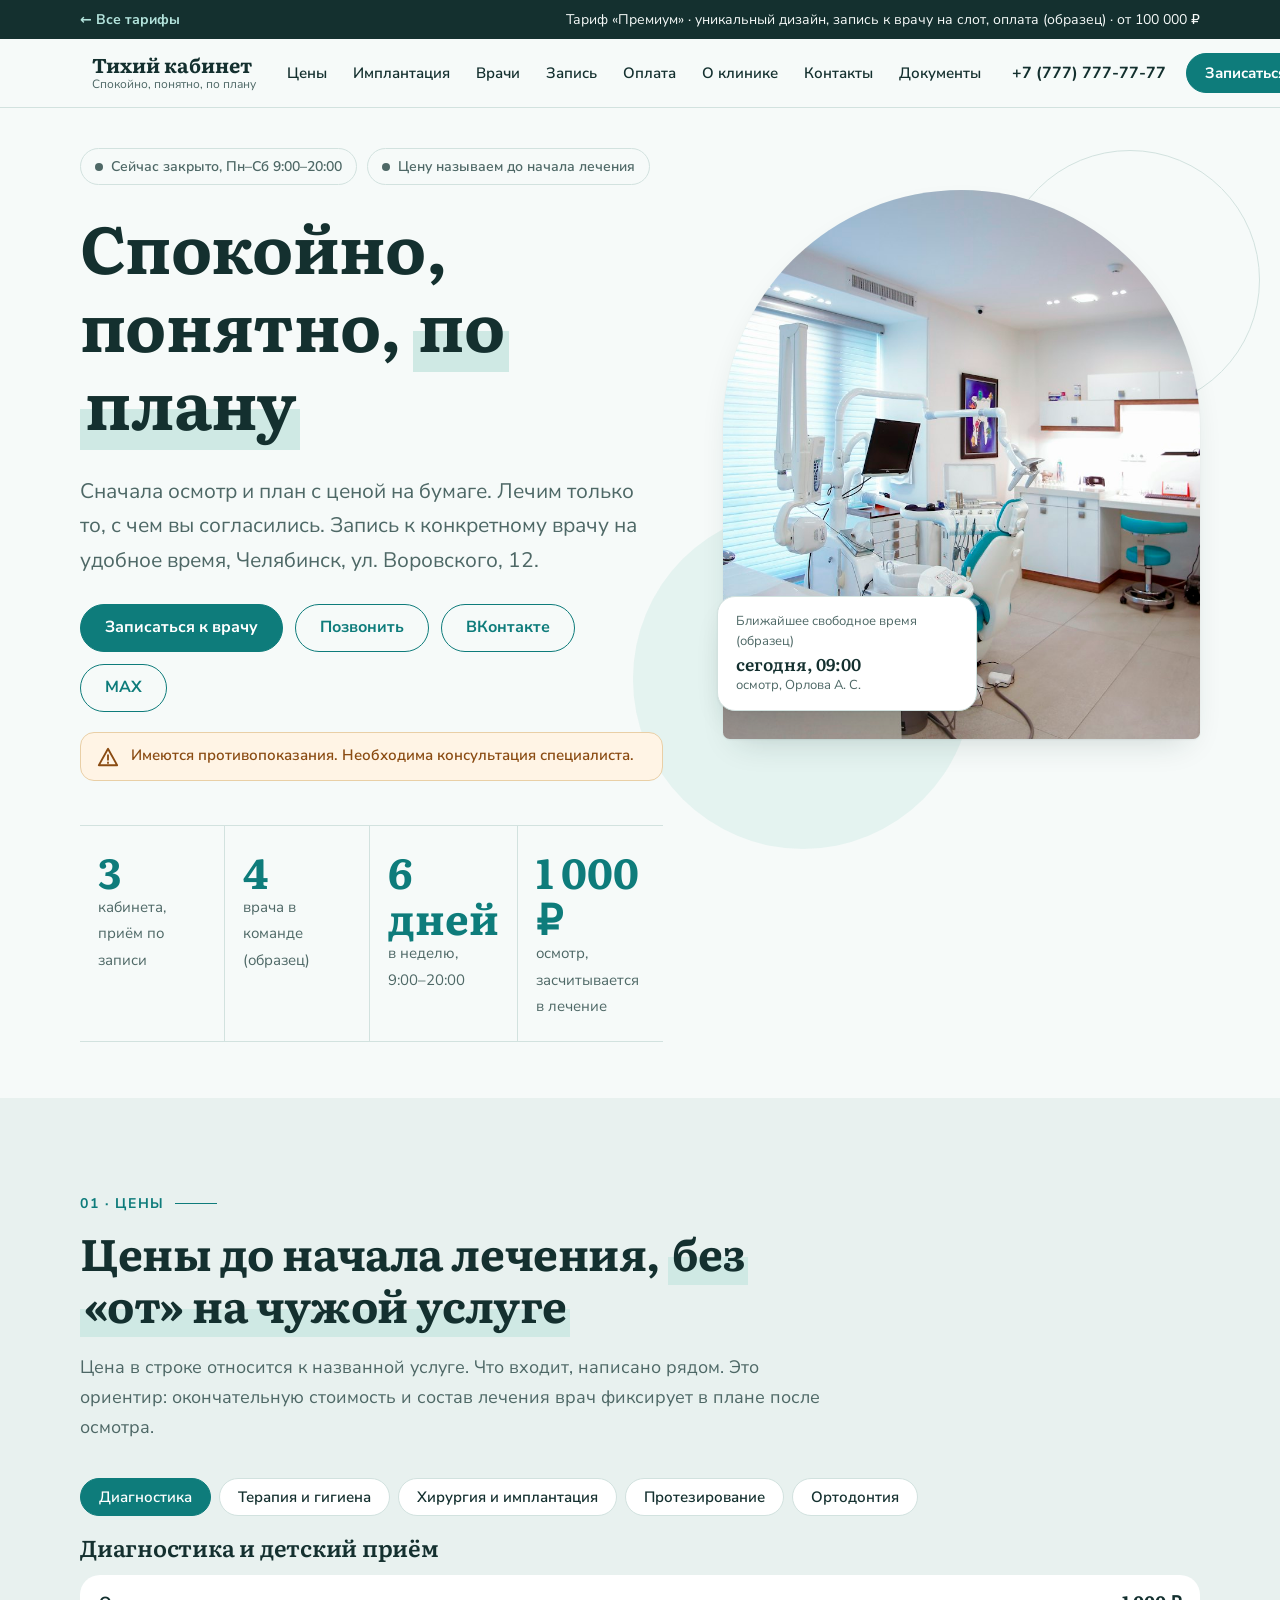
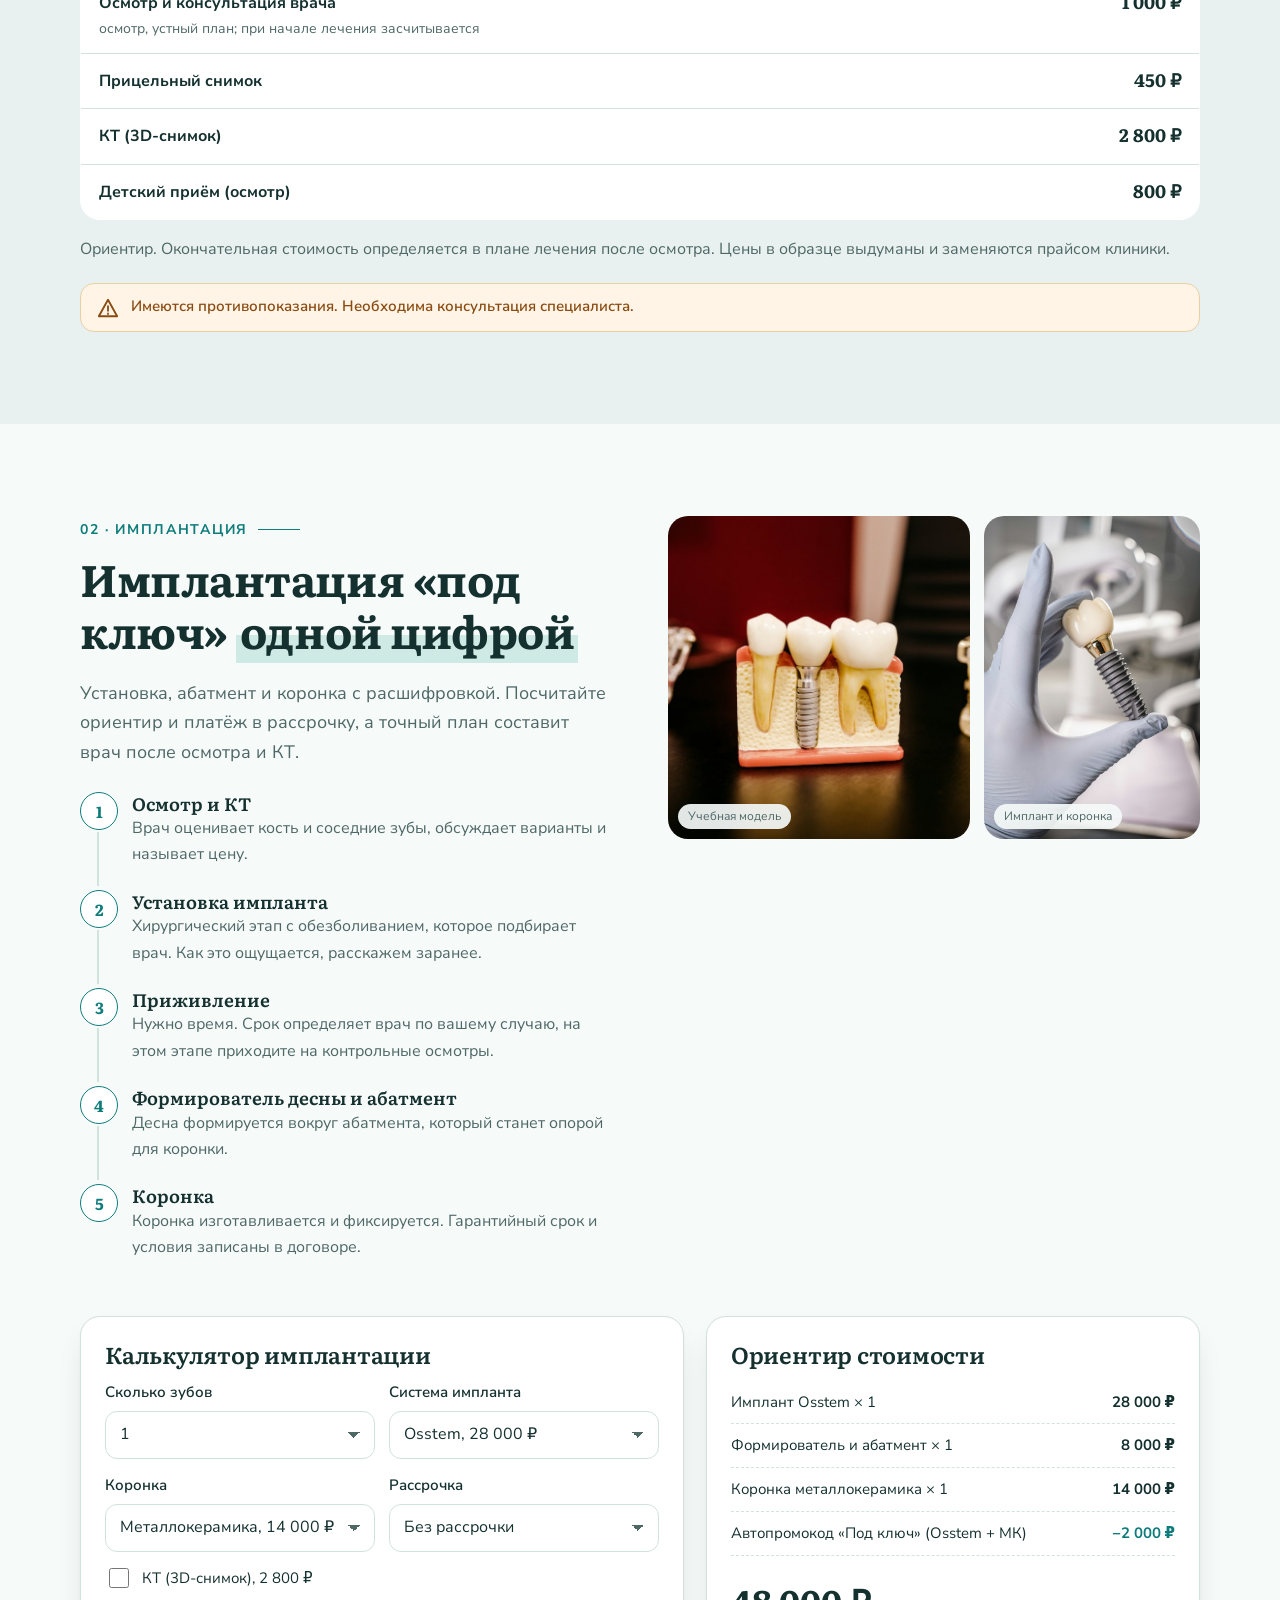
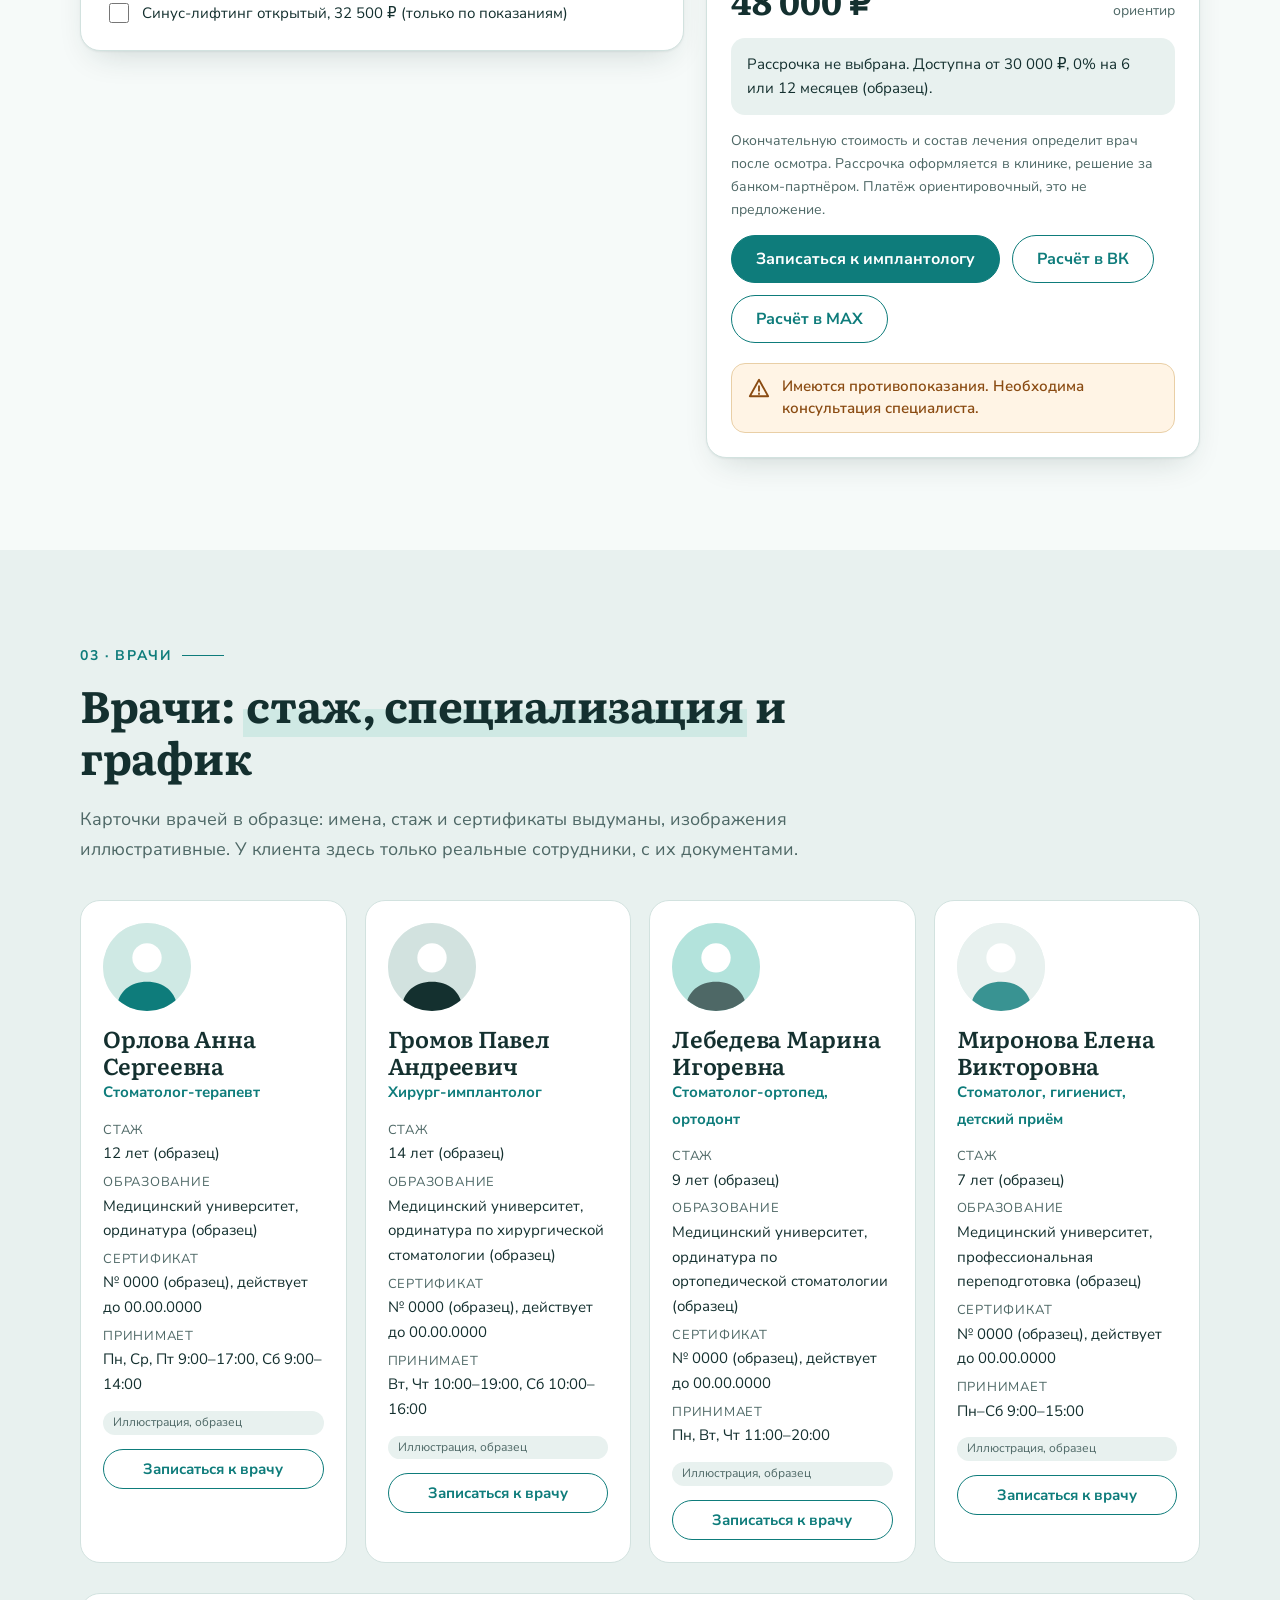
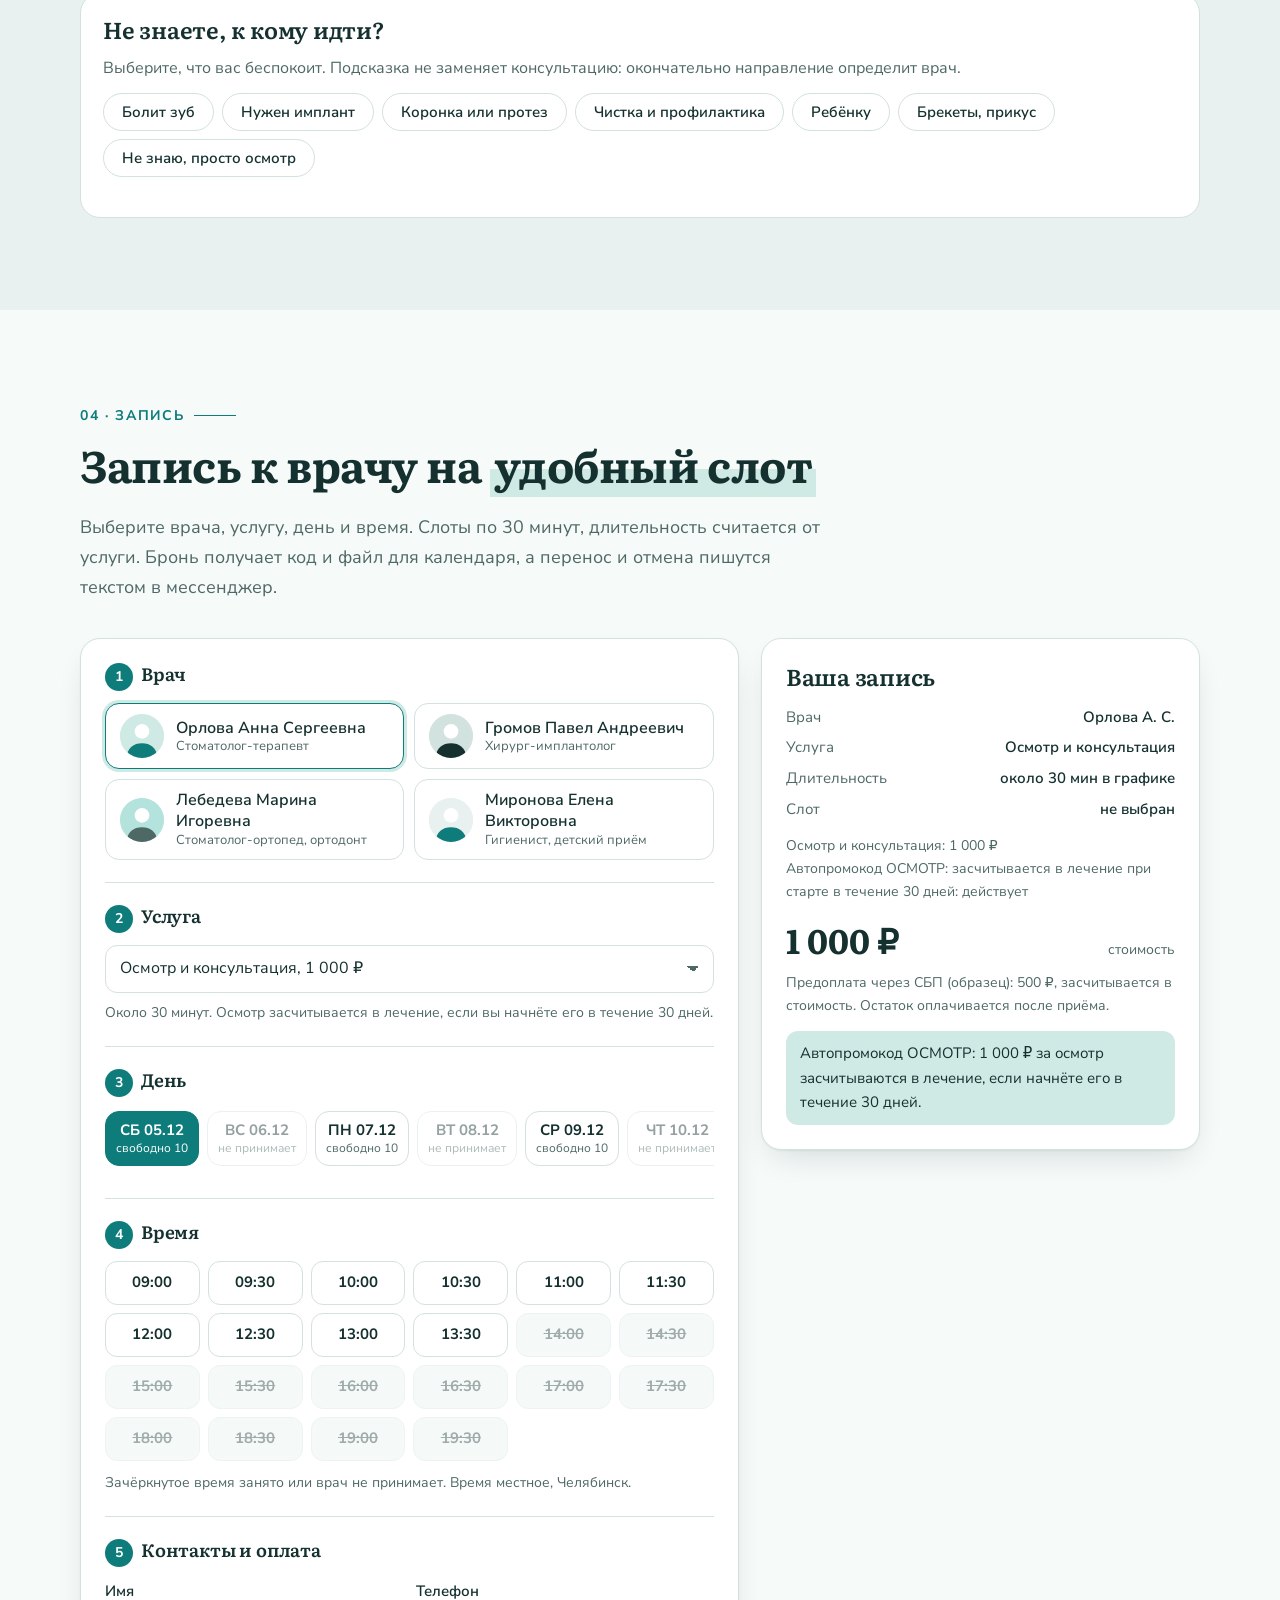
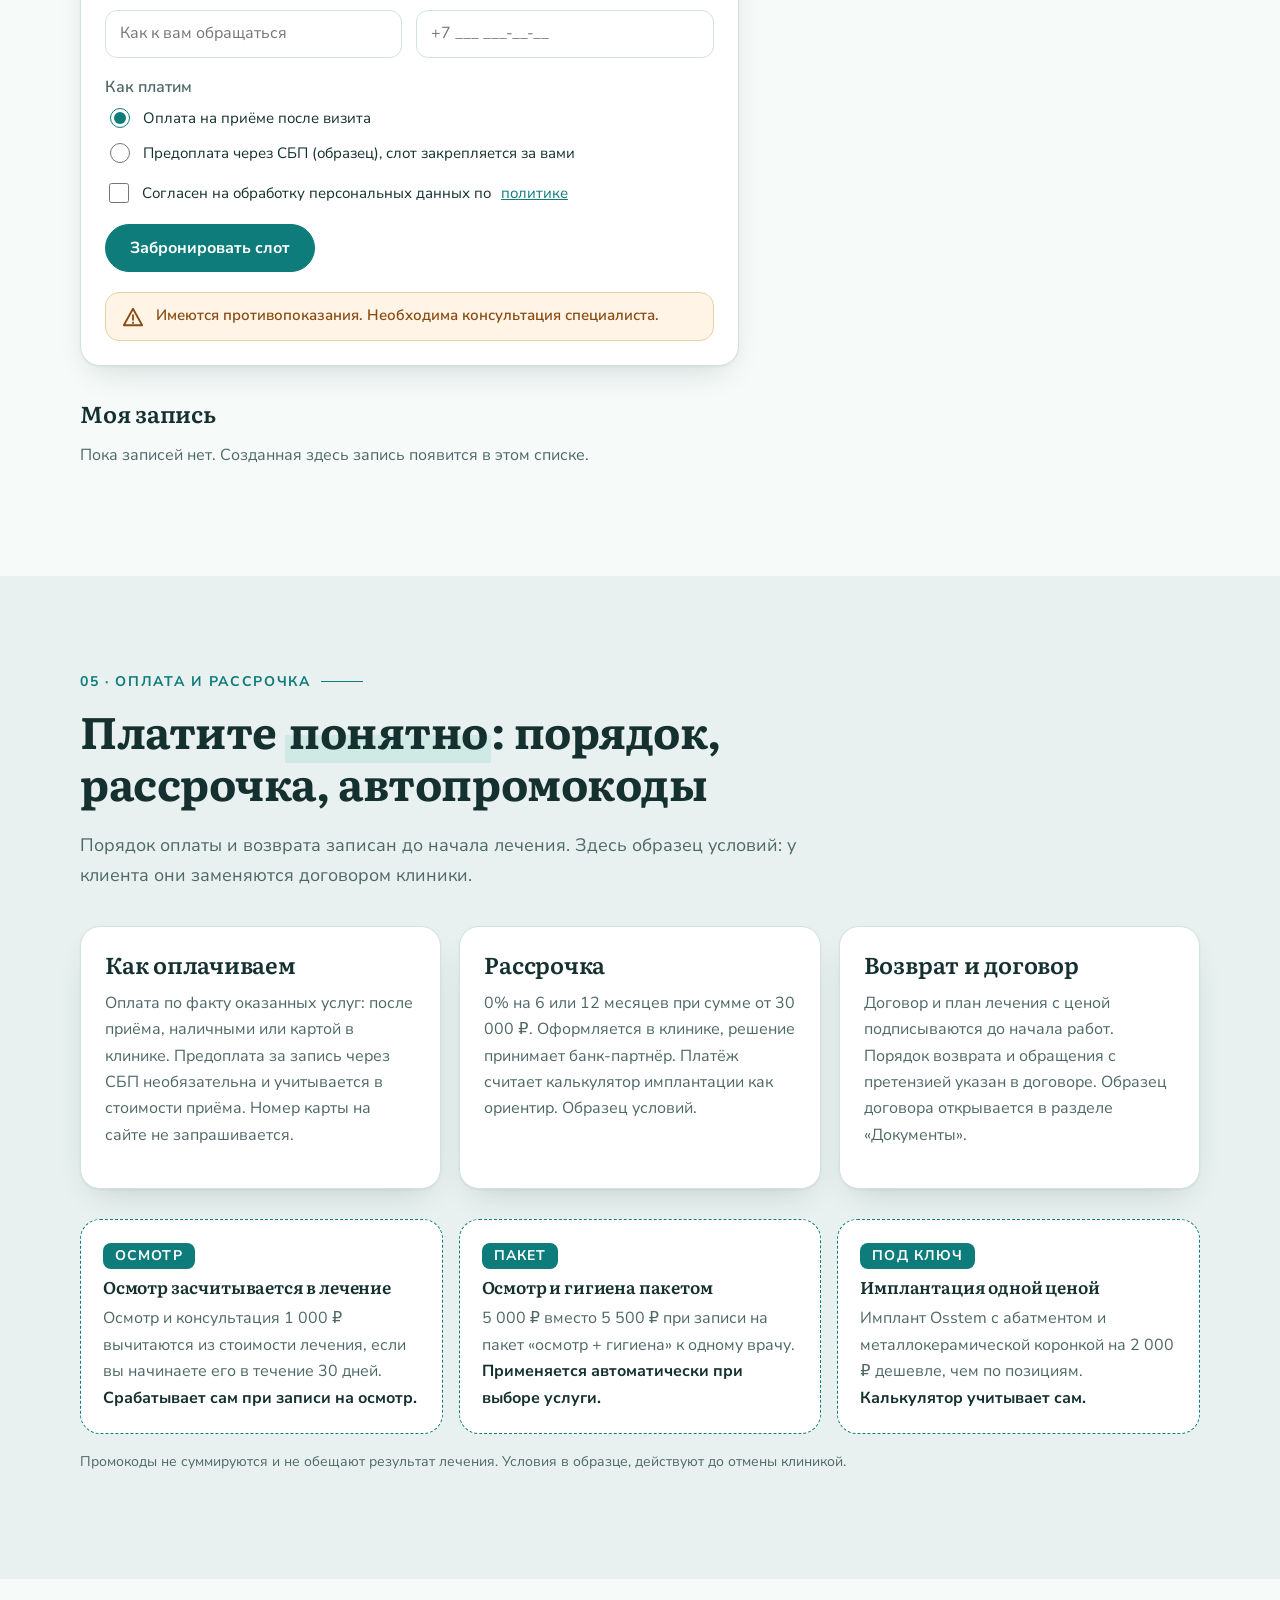
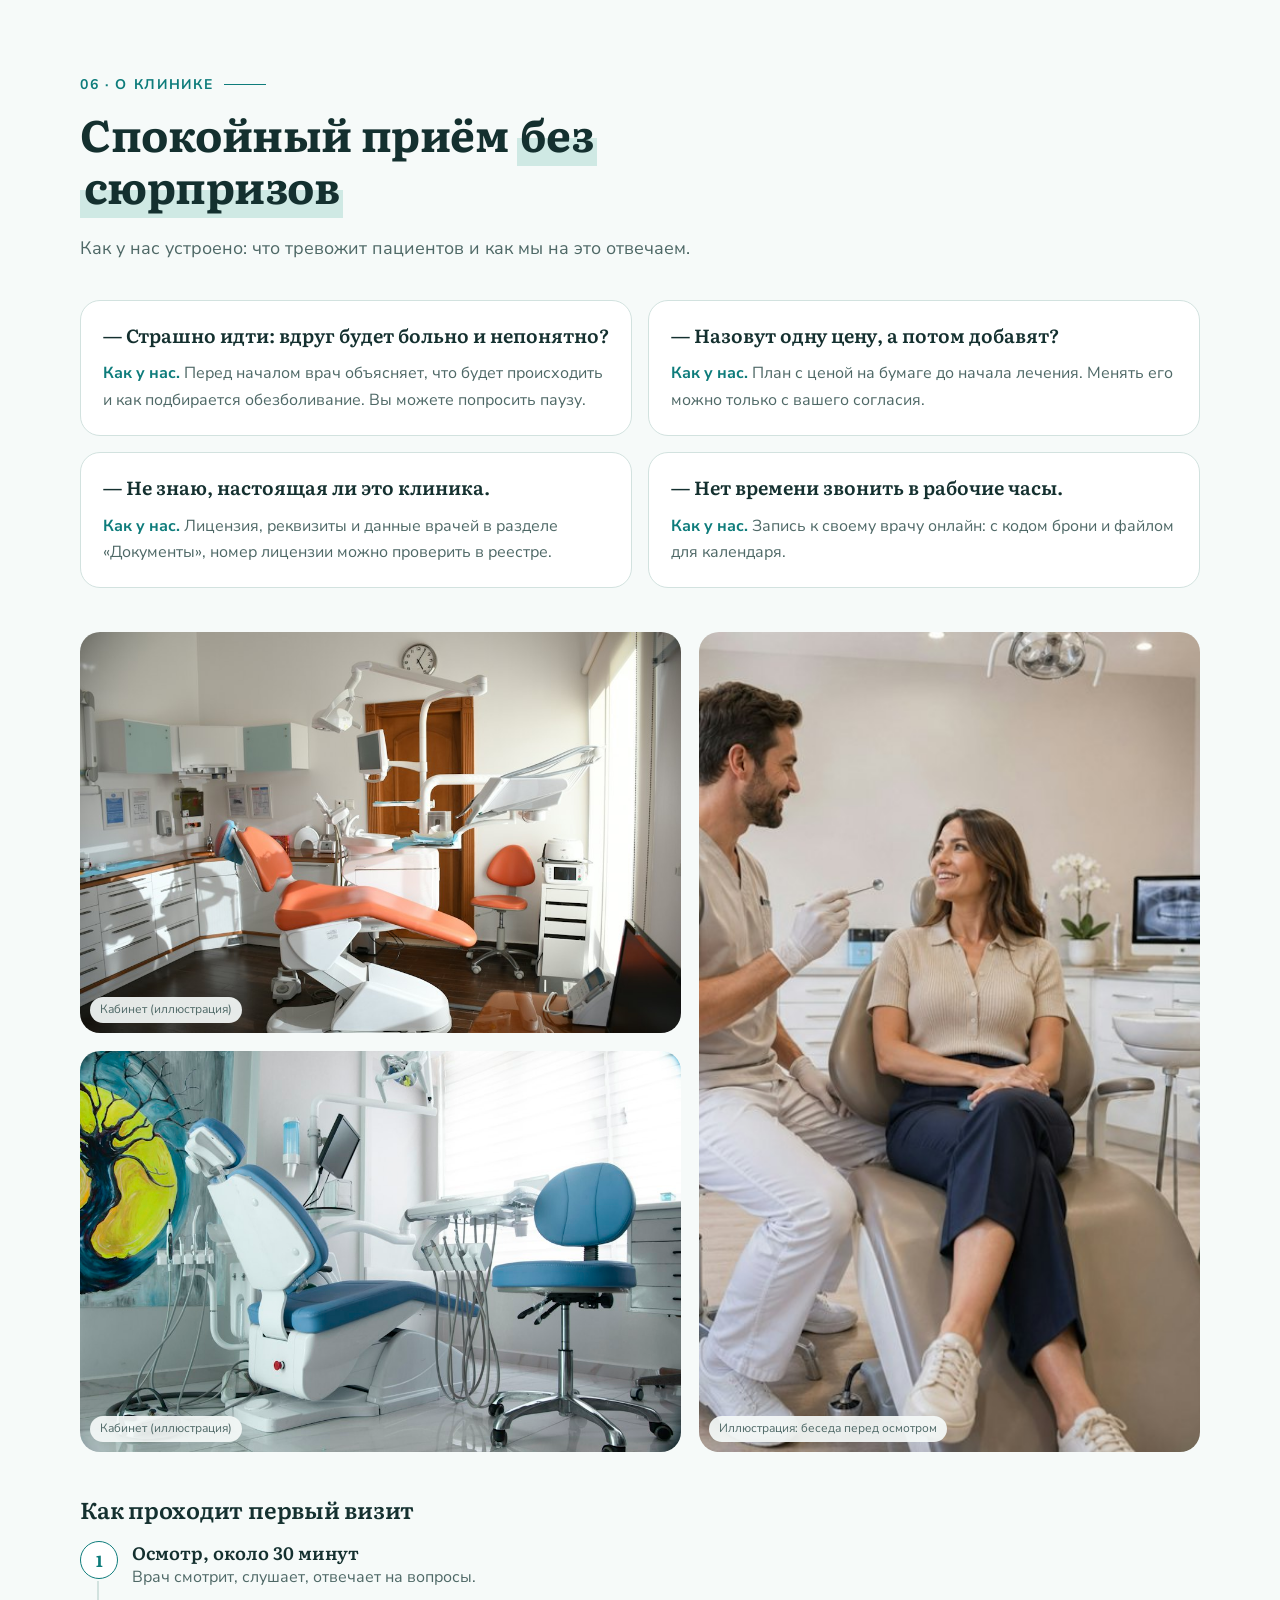
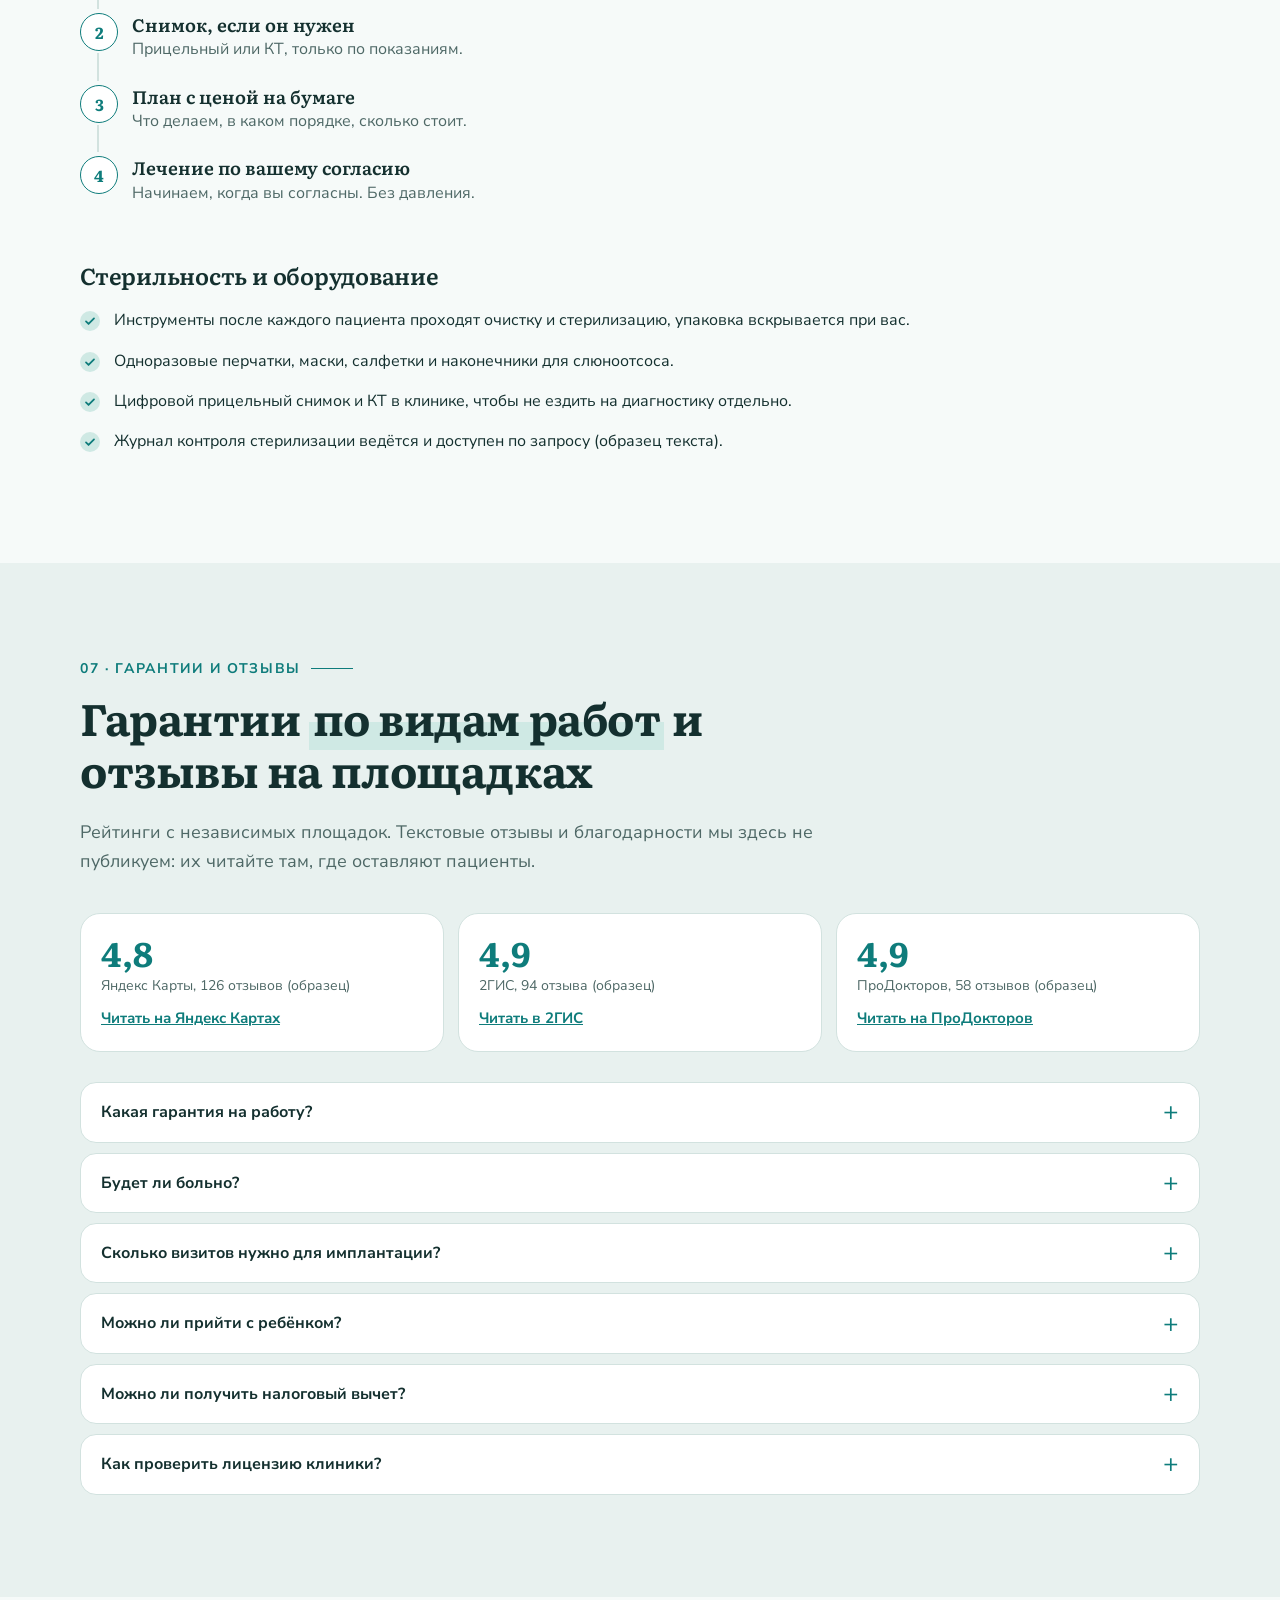
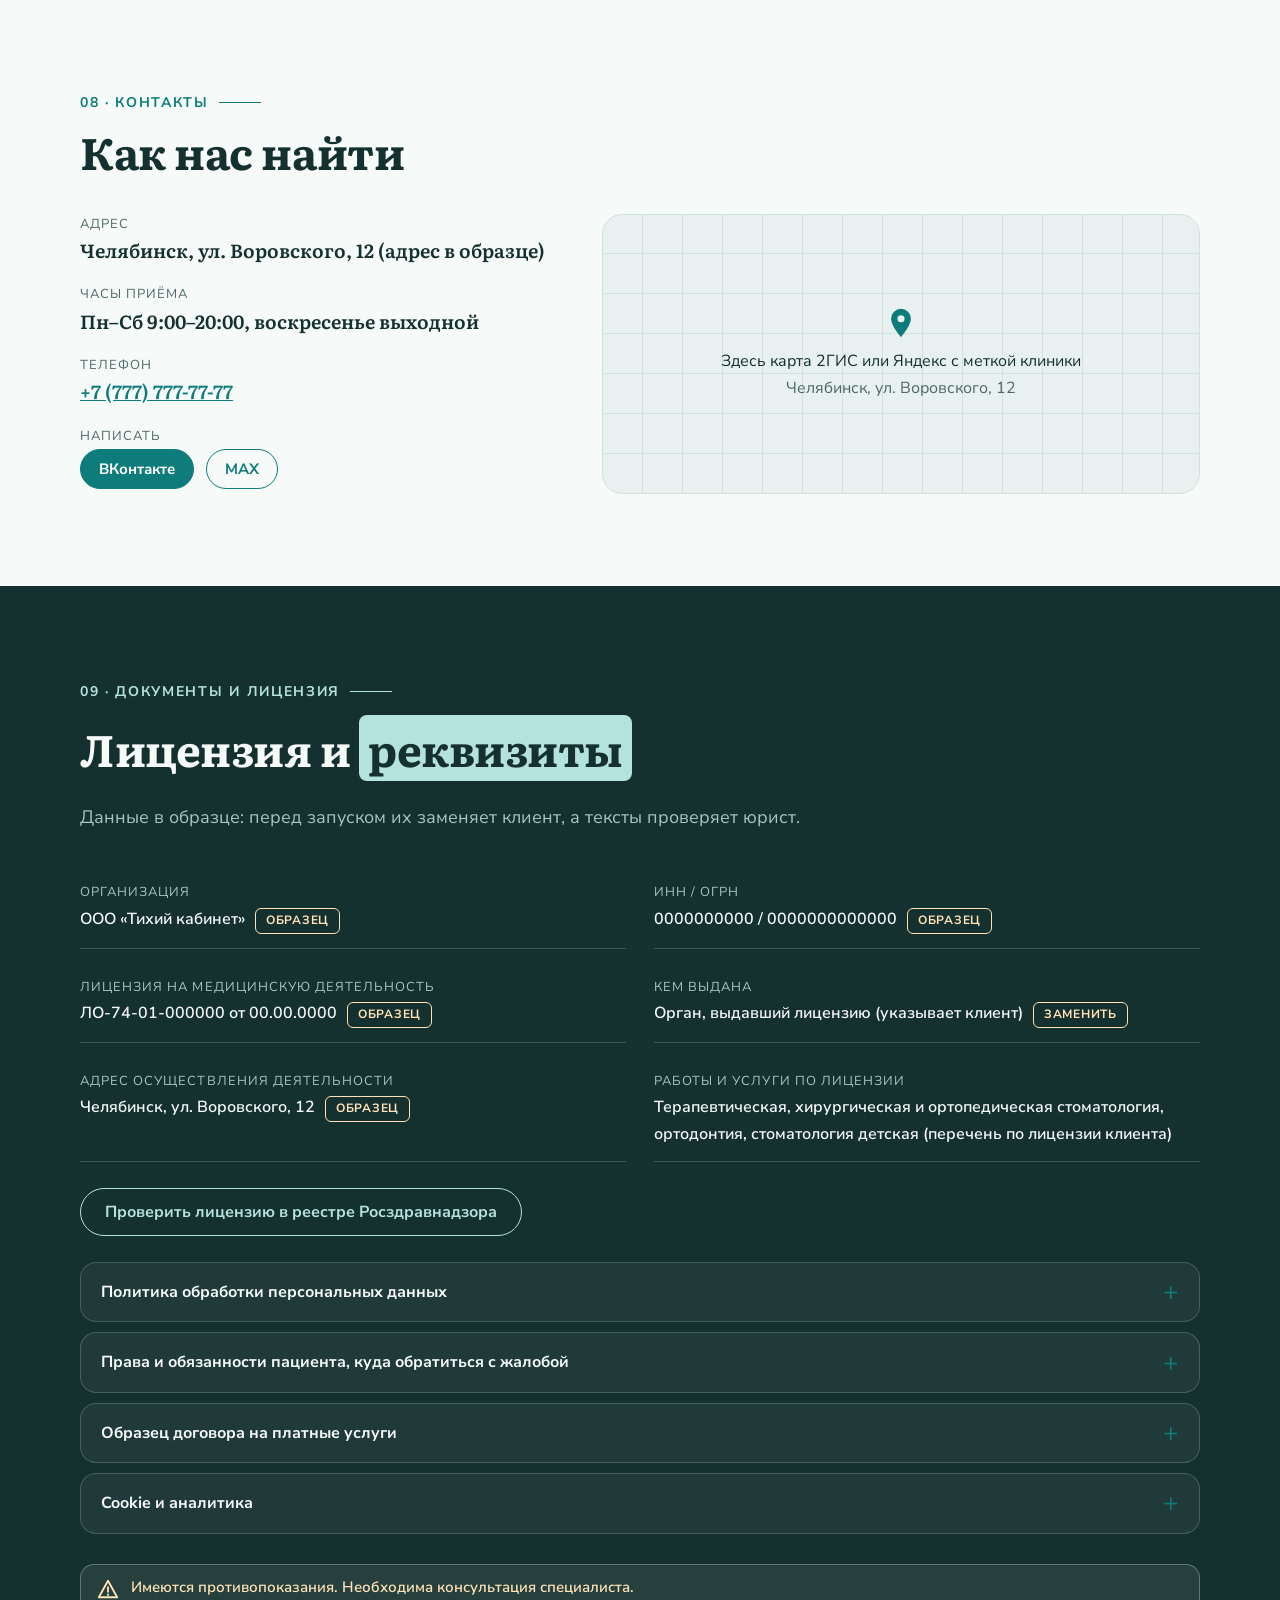
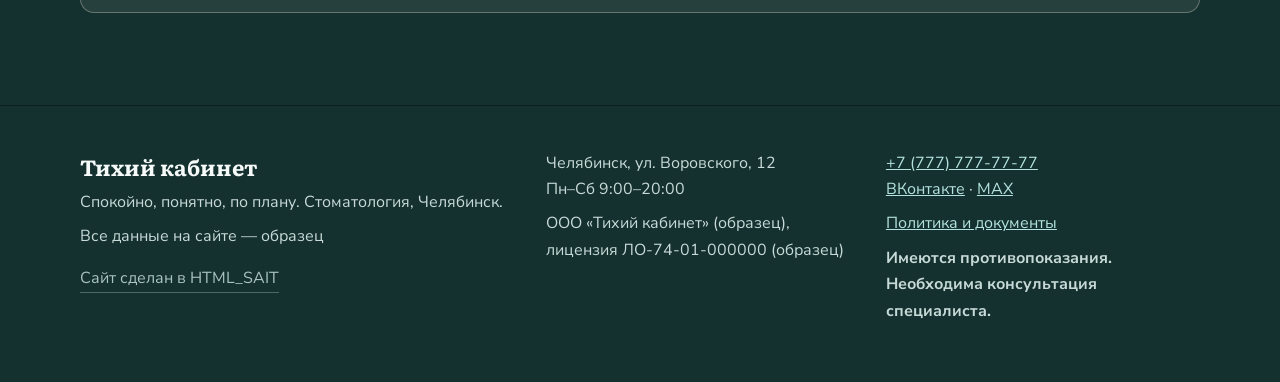
<file: 4-premium/index.html>
<!DOCTYPE html>
<html lang="ru">
<head>
<meta charset="UTF-8">
<meta name="viewport" content="width=device-width, initial-scale=1">
<title>Тихий кабинет — стоматология в Челябинске, запись к врачу онлайн</title>
<meta name="description" content="Стоматология в Челябинске: цены до начала лечения, запись к конкретному врачу на удобное время, калькулятор имплантации под ключ и рассрочка. Спокойно, понятно, по плану.">
<meta name="robots" content="noindex, nofollow">
<meta property="og:title" content="Тихий кабинет — стоматология в Челябинске">
<meta property="og:description" content="Спокойно, понятно, по плану: цена до начала лечения, запись к врачу на слот, расчёт имплантации.">
<link rel="icon" href="data:image/svg+xml,%3Csvg xmlns='http://www.w3.org/2000/svg' viewBox='0 0 32 32'%3E%3Crect width='32' height='32' rx='9' fill='%230E7C7B'/%3E%3Cpath d='M16 7c-2 0-3 1-5 1-2 0-3-1-4 1-1 3 1 5 1.500 8 .5 3 .8 8 3 8 1.600 0 1.200-4 4.500-4s2.900 4 4.500 4c2.200 0 2.500-5 3-8 .5-3 2.500-5 1.500-8-1-2-2.500-1-4.500-1-2 0-3-1-5-1z' fill='%23fff'/%3E%3C/svg%3E">
<link href="fonts/fonts.css" rel="stylesheet">
<!-- Метрика: вставьте сюда код счётчика клиента -->
<script>document.documentElement.className+=" js"</script>
<style>
:root{--bg:#F6FAF9;--bg2:#E8F1EF;--card:#FFFFFF;--ink:#14302F;--mute:#4E6866;--acc:#0E7C7B;--acc-ink:#FFFFFF;--line:#D2E2DF;--soft:#CFE9E4;--hi:#B3E3DC;--warn:#8A4B12;--warn-bg:#FFF4E5;--r:20px;--sh:0 1px 2px rgba(20,48,47,.06),0 14px 34px -14px rgba(20,48,47,.2)}
*{box-sizing:border-box}
html{scroll-behavior:smooth;scroll-padding-top:90px}
body{margin:0;font:400 16px/1.65 'Nunito Sans',system-ui,-apple-system,Segoe UI,sans-serif;background:var(--bg);color:var(--ink);overflow-x:hidden;-webkit-text-size-adjust:100%}
img,svg{max-width:100%;display:block}
h1,h2,h3,h4{font-family:'Literata',Georgia,'Times New Roman',serif;font-weight:700;line-height:1.18;margin:0 0 .5em;letter-spacing:-.01em}
h1{font-size:clamp(34px,7vw,66px)}
h2{font-size:clamp(27px,4.4vw,44px)}
h3{font-size:clamp(19px,2.2vw,23px);font-weight:600}
h4{font-size:17px;font-weight:600}
p{margin:0 0 1em}
a{color:var(--acc)}
a:hover{text-decoration:none}
:focus-visible{outline:3px solid var(--acc);outline-offset:3px;border-radius:6px}
.wr{max-width:1160px;margin:0 auto;padding:0 20px}
.mute{color:var(--mute)}
.sm{font-size:14px}
[hidden]{display:none!important}
.sr{position:absolute;width:1px;height:1px;overflow:hidden;clip:rect(0 0 0 0);white-space:nowrap}

/* маркер */
.mk{background:linear-gradient(transparent 58%,var(--soft) 58%);padding:0 .08em;box-decoration-break:clone;-webkit-box-decoration-break:clone}
.dark .mk{background:var(--hi);color:var(--ink);padding:0 .2em;border-radius:.18em;line-height:1.5}

/* кнопки */
.btn{display:inline-flex;align-items:center;justify-content:center;gap:8px;min-height:48px;padding:12px 24px;border-radius:999px;border:1.5px solid var(--acc);background:var(--acc);color:var(--acc-ink);font:700 16px/1.2 'Nunito Sans',sans-serif;text-decoration:none;cursor:pointer;transition:background .2s,color .2s,transform .2s}
.btn:hover{background:#0A6362;border-color:#0A6362}
.btn:active{transform:translateY(1px)}
.btn.line{background:transparent;color:var(--acc)}
.btn.line:hover{background:var(--soft)}
.btn.dark{background:var(--ink);border-color:var(--ink);color:var(--bg)}
.btn.dark:hover{background:#0B1F1E}
.btn.sm{min-height:40px;padding:8px 18px;font-size:15px}
.btn[disabled]{opacity:.5;cursor:not-allowed}
.dark .btn.line{color:var(--hi);border-color:var(--hi)}
.dark .btn.line:hover{background:rgba(179,227,220,.14)}
.row{display:flex;flex-wrap:wrap;gap:12px;align-items:center}
.chip{display:inline-flex;align-items:center;gap:8px;padding:6px 14px;border-radius:999px;background:var(--soft);color:var(--ink);font-size:14px;font-weight:600}
.chip i{width:8px;height:8px;border-radius:50%;background:var(--acc)}
.chip.ghost{background:transparent;border:1px solid var(--line);color:var(--mute)}
.chip.ghost i{background:var(--mute)}

/* плашка противопоказаний */
.warn{display:flex;gap:12px;align-items:flex-start;margin:20px 0 0;padding:12px 16px;border-radius:14px;background:var(--warn-bg);border:1px solid #E9CFA6;color:var(--warn);font-size:15px;font-weight:600;line-height:1.45}
.warn svg{flex:none;width:22px;height:22px;margin-top:1px}
.dark .warn{background:rgba(255,244,229,.08);border-color:rgba(255,244,229,.3);color:#FFE2B8}

/* верхняя полоса демо */
.strip{background:var(--ink);color:var(--bg);font-size:14px}
.strip .wr{display:flex;flex-wrap:wrap;gap:6px 20px;justify-content:space-between;padding-top:8px;padding-bottom:8px}
.strip a{color:var(--hi);font-weight:700;text-decoration:none}
.strip a:hover{text-decoration:underline}

/* шапка */
.nav{position:sticky;top:0;z-index:50;background:rgba(246,250,249,.94);backdrop-filter:saturate(1.4) blur(10px);-webkit-backdrop-filter:saturate(1.4) blur(10px);border-bottom:1px solid var(--line)}
.nav .wr{display:flex;align-items:center;gap:20px;min-height:68px}
.nav-toggle{position:absolute;opacity:0;pointer-events:none}
.logo{display:flex;align-items:center;gap:12px;color:var(--ink);text-decoration:none;margin-right:auto}
.logo svg{width:40px;height:40px}
.logo span{font:700 20px/1.1 'Literata',serif;white-space:nowrap}
.logo small{display:block;font:400 12px/1.3 'Nunito Sans',sans-serif;color:var(--mute);margin-top:2px}
.menu{display:none;gap:4px}
.menu a{white-space:nowrap;padding:8px 11px;border-radius:999px;color:var(--ink);text-decoration:none;font-weight:600;font-size:15px}
.menu a:hover{background:var(--bg2)}
.nav-phone{display:none;font-weight:700;color:var(--ink);text-decoration:none;white-space:nowrap}
.nav .btn.sm{display:none}
.burger{display:flex;flex-direction:column;gap:5px;padding:12px;cursor:pointer;border-radius:12px}
.burger i{width:24px;height:2px;background:var(--ink);border-radius:2px;transition:.2s}
.mm{display:none;flex-direction:column;padding:8px 20px 20px;background:var(--bg);border-bottom:1px solid var(--line)}
.mm a{padding:12px 0;border-bottom:1px solid var(--line);color:var(--ink);text-decoration:none;font-weight:600}
.nav-toggle:checked~.mm{display:flex}
.nav-toggle:checked~.wr .burger i:nth-child(1){transform:translateY(7px) rotate(45deg)}
.nav-toggle:checked~.wr .burger i:nth-child(2){opacity:0}
.nav-toggle:checked~.wr .burger i:nth-child(3){transform:translateY(-7px) rotate(-45deg)}
.nav-toggle:focus-visible~.wr .burger{outline:3px solid var(--acc)}

/* секции */
.sec{padding:64px 0}
.sec.alt{background:var(--bg2)}
.sec.dark{background:var(--ink);color:var(--bg)}
.sec.dark a{color:var(--hi)}
.sec.dark .mute{color:#A9C4C0}
.sh{max-width:760px;margin:0 0 36px}
.sh .no{display:inline-flex;align-items:center;gap:10px;margin-bottom:12px;color:var(--acc);font-weight:700;font-size:14px;letter-spacing:.12em;text-transform:uppercase}
.sh .no::after{content:"";width:42px;height:1px;background:currentColor}
.dark .sh .no{color:var(--hi)}
.sh p{color:var(--mute);font-size:18px;margin-top:10px}
.dark .sh p{color:#A9C4C0}

/* первый экран */
.hero{padding:40px 0 56px;position:relative;overflow:hidden}
.hero .wr{display:grid;gap:36px;align-items:center}
.kick{display:flex;flex-wrap:wrap;gap:10px;margin-bottom:22px}
.lead{font-size:clamp(18px,2.2vw,21px);color:var(--mute);max-width:560px;margin:18px 0 26px}
.arch{position:relative;border-radius:999px 999px 28px 28px;overflow:hidden;aspect-ratio:4/4.6;background:var(--bg2);box-shadow:var(--sh);max-width:520px;margin:0 auto;width:100%}
.arch img{width:100%;height:100%;object-fit:cover}
.heroSide{position:relative}
.next{position:absolute;left:-6px;bottom:28px;max-width:260px;padding:14px 18px;border-radius:18px;background:var(--card);box-shadow:var(--sh);border:1px solid var(--line);font-size:14px;line-height:1.45}
.next b{display:block;font:600 17px/1.3 'Literata',serif;margin-top:2px}
.next .mute{font-size:13px}
.ring{position:absolute;right:-60px;top:-40px;width:260px;height:260px;border-radius:50%;border:1px solid var(--line);z-index:-1}
.ring.b{right:auto;left:-90px;top:auto;bottom:-110px;width:340px;height:340px;background:var(--soft);opacity:.45;border:0}
.nums{display:grid;grid-template-columns:repeat(2,1fr);gap:0;margin-top:44px;border-top:1px solid var(--line);border-bottom:1px solid var(--line)}
.nums div{padding:22px 18px;border-right:1px solid var(--line)}
.nums div:nth-child(2n){border-right:0}
.nums div:nth-child(-n+2){border-bottom:1px solid var(--line)}
.nums b{display:block;font:700 clamp(28px,4vw,42px)/1.1 'Literata',serif;color:var(--acc)}
.nums span{color:var(--mute);font-size:15px}

/* карточки и таблицы */
.card{background:var(--card);border:1px solid var(--line);border-radius:var(--r);padding:24px;box-shadow:var(--sh)}
.grid{display:grid;gap:20px}
.pairs{display:grid;gap:16px}
.pair{display:grid;gap:12px;padding:22px;background:var(--card);border:1px solid var(--line);border-radius:var(--r)}
.pair q{quotes:none;font:600 19px/1.35 'Literata',serif;color:var(--ink)}
.pair q::before{content:"— "}
.pair p{margin:0;color:var(--mute)}
.pair p b{color:var(--acc)}
.tabs{display:flex;flex-wrap:wrap;gap:8px;margin-bottom:18px}
.pill{padding:9px 18px;border-radius:999px;border:1.5px solid var(--line);background:var(--card);color:var(--ink);font:600 15px/1.2 'Nunito Sans',sans-serif;cursor:pointer;transition:.15s}
.pill:hover{border-color:var(--acc)}
.pill[aria-pressed="true"]{background:var(--acc);border-color:var(--acc);color:var(--acc-ink)}
.js .pcat{display:none}
.js .pcat.on{display:block}
.pcat h3{margin-bottom:14px}
.ptab{width:100%;border-collapse:collapse;background:var(--card);border:1px solid var(--line);border-radius:var(--r);overflow:hidden;font-size:16px}
.ptab th,.ptab td{padding:14px 18px;text-align:left;vertical-align:top;border-bottom:1px solid var(--line)}
.ptab tr:last-child td{border-bottom:0}
.ptab th{font-weight:700;color:var(--ink)}
.ptab td.pr{white-space:nowrap;text-align:right;font:700 18px/1.3 'Literata',serif;color:var(--ink)}
.ptab small{display:block;color:var(--mute);font-weight:400;font-size:14px;line-height:1.45;margin-top:2px}
.ptab .pk td{background:var(--soft)}

/* имплантация */
.imp{display:grid;gap:28px;align-items:start}
.steps{list-style:none;margin:0;padding:0;counter-reset:s;display:grid;gap:0}
.steps li{position:relative;padding:0 0 22px 52px}
.steps li::before{counter-increment:s;content:counter(s);position:absolute;left:0;top:0;width:36px;height:36px;border-radius:50%;background:var(--card);border:1.5px solid var(--acc);color:var(--acc);display:grid;place-items:center;font:700 16px/1 'Literata',serif}
.steps li::after{content:"";position:absolute;left:17px;top:40px;bottom:4px;width:1.5px;background:var(--line)}
.steps li:last-child::after{display:none}
.steps b{display:block;font:600 18px/1.3 'Literata',serif}
.steps span{color:var(--mute)}
.photos{display:grid;grid-template-columns:1.4fr 1fr;gap:14px}
.ph{margin:0;border-radius:var(--r);overflow:hidden;background:var(--bg2);position:relative}
.ph img{width:100%;height:100%;object-fit:cover}
.ph figcaption{position:absolute;left:10px;bottom:10px;padding:3px 10px;border-radius:999px;background:rgba(246,250,249,.92);font-size:12px;color:var(--mute)}
.calc{display:grid;gap:22px;margin-top:34px;align-items:start}
.fgrid{display:grid;gap:14px}
.f{display:grid;gap:6px;font-weight:600;font-size:15px}
.in{width:100%;min-height:48px;padding:10px 14px;border-radius:12px;border:1.5px solid var(--line);background:var(--card);color:var(--ink);font:400 16px/1.3 'Nunito Sans',sans-serif}
.in:focus{border-color:var(--acc)}
select.in{appearance:none;background-image:linear-gradient(45deg,transparent 50%,var(--mute) 50%),linear-gradient(135deg,var(--mute) 50%,transparent 50%);background-position:calc(100% - 20px) 50%,calc(100% - 14px) 50%;background-size:6px 6px;background-repeat:no-repeat;padding-right:38px}
.chk{display:flex;gap:10px;align-items:flex-start;font-size:15px;font-weight:400;cursor:pointer}
.chk input{width:20px;height:20px;margin-top:2px;accent-color:var(--acc);flex:none}
.res h3{margin-bottom:12px}
.res ul{list-style:none;margin:0 0 14px;padding:0}
.res li{display:flex;justify-content:space-between;gap:16px;padding:9px 0;border-bottom:1px dashed var(--line);font-size:15px}
.res li b{white-space:nowrap}
.res li .pm{color:var(--acc)}
.tot{display:flex;justify-content:space-between;align-items:baseline;gap:12px;padding:12px 0;font:700 clamp(26px,4vw,34px)/1.1 'Literata',serif}
.tot small{font:400 14px 'Nunito Sans',sans-serif;color:var(--mute)}
.inst{margin:6px 0 14px;padding:14px 16px;border-radius:14px;background:var(--bg2);font-size:15px}
.inst b{font-size:18px;font-family:'Literata',serif}

/* врачи */
.docs{display:grid;gap:18px}
.dc{display:grid;gap:14px;align-content:start;padding:22px;background:var(--card);border:1px solid var(--line);border-radius:var(--r);transition:box-shadow .2s,border-color .2s}
.dc.hl{border-color:var(--acc);box-shadow:0 0 0 3px var(--soft)}
.dc .av{width:88px;height:88px;border-radius:50%;overflow:hidden;background:var(--bg2)}
.dc h3{margin:0}
.dc .role{color:var(--acc);font-weight:700;font-size:15px}
.dc dl{margin:0;display:grid;gap:6px;font-size:15px}
.dc dt{color:var(--mute);font-size:13px;text-transform:uppercase;letter-spacing:.06em}
.dc dd{margin:0}
.dc .tag{display:inline-block;padding:2px 10px;border-radius:999px;background:var(--bg2);font-size:12px;color:var(--mute)}
.pick{margin-top:30px;padding:22px;border-radius:var(--r);background:var(--card);border:1px solid var(--line)}
.pick h3{margin-bottom:12px}
.pick .out{margin-top:16px;padding:14px 16px;border-radius:14px;background:var(--soft);font-weight:600}

/* запись */
.bk{display:grid;gap:22px;align-items:start;grid-template-columns:minmax(0,1fr)}
.bk>*,.hero .wr>*,.imp>*,.calc>*,.cts>*,.docs>*,.about>*,.pay3>*{min-width:0}
.stp{padding:0 0 22px;margin:0 0 22px;border-bottom:1px solid var(--line)}
.stp:last-of-type{border-bottom:0;margin-bottom:0;padding-bottom:0}
.stp h3{font-size:18px;margin-bottom:12px}
.stp h3 span{display:inline-grid;place-items:center;width:28px;height:28px;margin-right:8px;border-radius:50%;background:var(--acc);color:var(--acc-ink);font:700 14px/1 'Nunito Sans',sans-serif}
.dpick{display:grid;gap:10px}
.dbtn{display:flex;gap:12px;align-items:center;text-align:left;width:100%;padding:10px 14px;border-radius:14px;border:1.5px solid var(--line);background:var(--card);color:var(--ink);font:600 16px/1.3 'Nunito Sans',sans-serif;cursor:pointer}
.dbtn .a{width:44px;height:44px;border-radius:50%;overflow:hidden;flex:none;background:var(--bg2)}
.dbtn small{display:block;font-weight:400;color:var(--mute);font-size:13px}
.dbtn[aria-pressed="true"]{border-color:var(--acc);box-shadow:0 0 0 3px var(--soft)}
.days{display:flex;gap:8px;overflow-x:auto;padding:2px 2px 10px;scroll-snap-type:x proximity}
.day{flex:none;min-width:84px;padding:9px 10px;border-radius:14px;border:1.5px solid var(--line);background:var(--card);color:var(--ink);font:700 15px/1.25 'Nunito Sans',sans-serif;text-align:center;cursor:pointer;scroll-snap-align:start}
.day small{display:block;font:400 12px 'Nunito Sans',sans-serif;color:var(--mute)}
.day[aria-pressed="true"]{background:var(--acc);border-color:var(--acc);color:var(--acc-ink)}
.day[aria-pressed="true"] small{color:var(--acc-ink)}
.day[disabled]{opacity:.45;cursor:not-allowed}
.times{display:grid;grid-template-columns:repeat(4,1fr);gap:8px}
.tm{min-height:44px;border-radius:12px;border:1.5px solid var(--line);background:var(--card);color:var(--ink);font:700 15px/1 'Nunito Sans',sans-serif;cursor:pointer}
.tm:hover:not([disabled]){border-color:var(--acc)}
.tm[aria-pressed="true"]{background:var(--acc);border-color:var(--acc);color:var(--acc-ink)}
.tm[disabled]{opacity:.4;text-decoration:line-through;cursor:not-allowed;background:var(--bg2)}
.msg{margin:12px 0 0;padding:10px 14px;border-radius:12px;background:var(--soft);font-size:15px}
.msg.err{background:#FDECEA;color:#8B1E14}
.sum{position:relative}
.sum h3{margin-bottom:14px}
.sum dl{display:grid;grid-template-columns:auto 1fr;gap:6px 14px;margin:0 0 12px;font-size:15px}
.sum dt{color:var(--mute)}
.sum dd{margin:0;font-weight:600;text-align:right}
.sum .sl{list-style:none;margin:0 0 6px;padding:0;font-size:14px}
.okbox{padding:28px;border-radius:var(--r);background:var(--card);border:2px solid var(--acc);box-shadow:var(--sh)}
.code{display:inline-block;margin:6px 0 14px;padding:8px 22px;border-radius:14px;background:var(--ink);color:var(--hi);font:700 clamp(28px,5vw,40px)/1.1 'Literata',serif;letter-spacing:.06em}
.qr{width:150px;height:150px;border:1px solid var(--line);border-radius:12px;padding:8px;background:#fff}
.payp{margin:14px 0;padding:16px;border-radius:14px;background:var(--bg2)}
.myb{margin-top:34px}
.myb h3{margin-bottom:14px}
.bkc{display:grid;gap:10px;padding:18px;margin-bottom:12px;background:var(--card);border:1px solid var(--line);border-radius:16px}
.bkc.past{opacity:.7}
.bkc b.c{font:700 20px/1.2 'Literata',serif;color:var(--acc)}
.bkc .acts{display:flex;flex-wrap:wrap;gap:6px 16px;font-size:14px}
.bkc .acts a,.bkc .acts button{color:var(--acc);font:600 14px 'Nunito Sans',sans-serif;background:none;border:0;padding:4px 0;cursor:pointer;text-decoration:underline}
.bkc .acts span{color:var(--mute)}
.mtxt{margin:0;padding:10px 12px;border-radius:10px;background:var(--bg2);font-size:14px;white-space:pre-wrap}

/* оплата */
.pay3{display:grid;gap:18px}
.promos{display:grid;gap:16px;margin-top:30px}
.promo{padding:22px;border-radius:var(--r);background:var(--card);border:1px dashed var(--acc)}
.promo b{display:inline-block;margin-bottom:8px;padding:3px 12px;border-radius:8px;background:var(--acc);color:var(--acc-ink);font:700 14px/1.4 'Nunito Sans',sans-serif;letter-spacing:.08em}
.promo p{margin:0;color:var(--mute)}
.promo p strong{color:var(--ink)}

/* о клинике */
.about{display:grid;gap:18px}
.about .ph{aspect-ratio:3/2}
.about .ph.t{aspect-ratio:4/5}
.stat{display:grid;gap:14px;margin-top:26px}
.stat li{list-style:none;padding-left:34px;position:relative}
.stat li::before{content:"";position:absolute;left:0;top:4px;width:20px;height:20px;border-radius:50%;background:var(--soft) url("data:image/svg+xml,%3Csvg xmlns='http://www.w3.org/2000/svg' viewBox='0 0 20 20'%3E%3Cpath d='M5 10.500l3.200 3.200L15 6.800' fill='none' stroke='%230E7C7B' stroke-width='2.200' stroke-linecap='round' stroke-linejoin='round'/%3E%3C/svg%3E") center/16px no-repeat}
.stat{padding:0;margin-left:0}
.rate{display:grid;gap:14px;margin-bottom:30px}
.rt{padding:20px;border-radius:var(--r);background:var(--card);border:1px solid var(--line)}
.rt b{display:block;font:700 34px/1.1 'Literata',serif;color:var(--acc)}
.rt span{font-size:14px;color:var(--mute)}
.rt a{display:inline-block;margin-top:8px;font-weight:700;font-size:15px}
details.q{background:var(--card);border:1px solid var(--line);border-radius:16px;margin-bottom:10px}
details.q summary{cursor:pointer;padding:16px 20px;font-weight:700;list-style:none;display:flex;justify-content:space-between;gap:12px;align-items:center}
details.q summary::-webkit-details-marker{display:none}
details.q summary::after{content:"+";font:400 26px/1 'Nunito Sans',sans-serif;color:var(--acc);transition:transform .2s}
details.q[open] summary::after{transform:rotate(45deg)}
details.q p,details.q ul{padding:0 20px 18px;margin:0;color:var(--mute)}
details.q ul{padding-left:40px}
.dark details.q{background:rgba(255,255,255,.05);border-color:rgba(255,255,255,.18)}
.dark details.q p,.dark details.q ul{color:#C7DAD7}

/* контакты и документы */
.cts{display:grid;gap:24px}
.cts dl{margin:0;display:grid;gap:16px}
.cts dt{font-size:13px;color:var(--mute);text-transform:uppercase;letter-spacing:.08em}
.cts dd{margin:2px 0 0;font:600 19px/1.4 'Literata',serif}
.map{min-height:280px;border-radius:var(--r);background:repeating-linear-gradient(0deg,transparent 0 39px,var(--line) 39px 40px),repeating-linear-gradient(90deg,transparent 0 39px,var(--line) 39px 40px),var(--bg2);display:grid;place-items:center;text-align:center;padding:20px;border:1px solid var(--line)}
.map svg{width:34px;height:34px;margin:0 auto 8px}
.req{display:grid;gap:14px 28px;margin:0 0 26px}
.req div{padding:14px 0;border-bottom:1px solid rgba(255,255,255,.18)}
.req dt{font-size:13px;color:#A9C4C0;text-transform:uppercase;letter-spacing:.08em}
.req dd{margin:2px 0 0;font-weight:600}
.docl{display:grid;gap:0}
.stamp{display:inline-block;padding:2px 10px;margin-left:6px;border:1px solid #FFE2B8;border-radius:6px;color:#FFE2B8;font-size:12px;font-weight:700;text-transform:uppercase;letter-spacing:.06em}

/* подвал */
footer{background:var(--ink);color:#C7DAD7;padding:44px 0 90px;border-top:1px solid #0B1F1E}
footer .wr{display:grid;gap:26px}
footer a{color:var(--hi)}
footer b.smp{color:var(--bg);font:700 22px 'Literata',serif;display:block;margin-bottom:6px}
footer p{margin:0 0 8px}
footer .made{display:inline-block;margin-top:8px;color:#A9C4C0;text-decoration:none;border-bottom:1px solid #4E6866}
footer .made:hover{color:var(--hi)}
.mbox{position:fixed;left:50%;transform:translateX(-50%);bottom:calc(84px + env(safe-area-inset-bottom,0px));z-index:2147482000;width:min(92vw,460px);padding:12px 14px;border-radius:12px;background:#14302F;color:#fff;font:600 14px/1.4 system-ui,sans-serif;box-shadow:0 12px 30px -10px rgba(0,0,0,.5)}
.mbox[hidden]{display:none}
.mbox textarea{display:block;width:100%;min-height:96px;margin-top:8px;padding:8px;border:0;border-radius:8px;color:#14302F;font:14px/1.4 system-ui,sans-serif}
.fab{position:fixed;right:14px;bottom:14px;z-index:40;display:flex;flex-direction:column;gap:10px}
.fab a{display:grid;place-items:center;width:54px;height:54px;border-radius:50%;background:var(--acc);color:#fff;box-shadow:0 10px 24px -8px rgba(20,48,47,.5);text-decoration:none;font:700 13px/1 'Nunito Sans',sans-serif}
.fab a.t{background:var(--ink)}
.fab svg{width:24px;height:24px}

@media(min-width:768px){
 .sec{padding:92px 0}
 .nums{grid-template-columns:repeat(4,1fr)}
 .nums div{border-bottom:0!important}
 .nums div:nth-child(2n){border-right:1px solid var(--line)}
 .nums div:last-child{border-right:0}
 .pairs{grid-template-columns:1fr 1fr}
 .fgrid.c2{grid-template-columns:1fr 1fr}
 .fgrid.c3{grid-template-columns:repeat(3,1fr)}
 .docs{grid-template-columns:1fr 1fr}
 .rate{grid-template-columns:repeat(3,1fr)}
 .promos{grid-template-columns:repeat(3,1fr)}
 .times{grid-template-columns:repeat(6,1fr)}
 .req{grid-template-columns:1fr 1fr}
 .cts{grid-template-columns:1fr 1.2fr}
 .about{grid-template-columns:1.2fr 1fr}
 .about .ph.t{grid-row:span 2;aspect-ratio:auto}
 footer .wr{grid-template-columns:1.4fr 1fr 1fr}
 footer{padding-bottom:50px}
 .fab{display:none}
 .dpick{grid-template-columns:1fr 1fr}
}
@media(min-width:1200px){
 .menu,.nav-phone,.nav .btn.sm{display:flex}
 .burger,.mm{display:none!important}
 .hero .wr{grid-template-columns:1.1fr .9fr;gap:60px}
 .imp{grid-template-columns:1fr 1fr;gap:56px}
 .calc{grid-template-columns:1.1fr .9fr}
 .docs{grid-template-columns:repeat(4,1fr)}
 .bk{grid-template-columns:minmax(0,1.5fr) minmax(0,1fr)}
 .bk .okbox{grid-column:1/-1}
 .sum{position:sticky;top:96px}
 .pay3{grid-template-columns:repeat(3,1fr)}
}
@media(min-width:1000px) and (max-width:1199px){.menu{display:flex}.menu a{padding:8px 8px;font-size:14px}.nav-phone{display:block}.burger,.mm{display:none!important}}
@media(prefers-reduced-motion:reduce){html{scroll-behavior:auto}*{transition:none!important}}
</style>
</head>
<body>
<div class="strip"><div class="wr"><a href="../index.html">← Все тарифы</a><span>Тариф «Премиум» · уникальный дизайн, запись к врачу на слот, оплата (образец) · от 100 000 ₽</span></div></div>
<header class="nav">
<input type="checkbox" id="navT" class="nav-toggle" aria-label="Меню">
<div class="wr">
<a class="logo" href="#top" aria-label="Тихий кабинет, на главную"><svg viewBox="0 0 40 40" aria-hidden="true"><rect width="40" height="40" rx="12" fill="#0E7C7B"/><path d="M20 9c-2.500 0-3.800 1.300-6.300 1.300-2.500 0-3.700-1.300-5 1.300-1.300 3.800 1.300 6.300 1.900 10 .6 3.800 1 10 3.800 10 2 0 1.500-5 5.600-5s3.600 5 5.600 5c2.800 0 3.200-6.200 3.800-10 .6-3.700 3.200-6.200 1.900-10-1.300-2.600-2.500-1.300-5-1.300-2.500 0-3.800-1.300-6.300-1.300z" fill="#fff"/></svg><span>Тихий кабинет<small>Спокойно, понятно, по плану</small></span></a>
<nav class="menu" aria-label="Разделы"><a href="#ceny">Цены</a><a href="#implant">Имплантация</a><a href="#vrachi">Врачи</a><a href="#zapis">Запись</a><a href="#oplata">Оплата</a><a href="#klinika">О клинике</a><a href="#kontakty">Контакты</a><a href="#dokumenty">Документы</a></nav>
<a class="nav-phone" href="tel:+77777777777">+7 (777) 777-77-77</a>
<a class="btn sm" href="#zapis">Записаться</a>
<label class="burger" for="navT" aria-label="Открыть меню"><i></i><i></i><i></i></label>
</div>
<nav class="mm" aria-label="Разделы, мобильное меню"><a href="#ceny">Цены</a><a href="#implant">Имплантация и калькулятор</a><a href="#vrachi">Врачи</a><a href="#zapis">Запись к врачу</a><a href="#oplata">Оплата и рассрочка</a><a href="#klinika">О клинике</a><a href="#garantii">Гарантии и отзывы</a><a href="#kontakty">Контакты</a><a href="#dokumenty">Документы и лицензия</a><a href="tel:+77777777777">Позвонить +7 (777) 777-77-77</a></nav>
</header>

<main>
<section class="hero" id="top">
<div class="wr">
<div>
<div class="kick"><span class="chip" id="openNow"><i></i>Пн–Сб 9:00–20:00</span><span class="chip ghost"><i></i>Цену называем до начала лечения</span></div>
<h1>Спокойно, понятно, <span class="mk">по плану</span></h1>
<p class="lead">Сначала осмотр и план с ценой на бумаге. Лечим только то, с чем вы согласились. Запись к конкретному врачу на удобное время, Челябинск, ул. Воровского, 12.</p>
<div class="row"><a class="btn" href="#zapis">Записаться к врачу</a><a class="btn line" href="tel:+77777777777">Позвонить</a><a class="btn line" href="https://vk.me/" data-msg="Здравствуйте! Хочу записаться на осмотр в «Тихий кабинет»" target="_blank" rel="noopener">ВКонтакте</a><a class="btn line" href="https://max.ru/" target="_blank" rel="noopener">MAX</a></div>
<p class="warn" role="note"><svg viewBox="0 0 24 24" aria-hidden="true"><path d="M12 3 2 21h20L12 3z" fill="none" stroke="currentColor" stroke-width="2" stroke-linejoin="round"/><path d="M12 10v5M12 18v.5" stroke="currentColor" stroke-width="2" stroke-linecap="round"/></svg><span>Имеются противопоказания. Необходима консультация специалиста.</span></p>
</div>
<div class="heroSide">
<div class="ring" aria-hidden="true"></div><div class="ring b" aria-hidden="true"></div>
<div class="arch"><img src="img/hero.jpg" width="1400" height="936" alt="Светлый стоматологический кабинет с креслом и окном" onerror="this.onerror=null;this.src='img/placeholder.svg'"></div>
<div class="next" aria-live="polite"><span class="mute">Ближайшее свободное время (образец)</span><b id="nextSlot">Загрузка…</b><span class="mute" id="nextDoc">осмотр и консультация</span></div>
</div>
</div>
<div class="wr">
<div class="nums" role="list">
<div role="listitem"><b>3</b><span>кабинета, приём по записи</span></div>
<div role="listitem"><b>4</b><span>врача в команде (образец)</span></div>
<div role="listitem"><b>6 дней</b><span>в неделю, 9:00–20:00</span></div>
<div role="listitem"><b>1 000 ₽</b><span>осмотр, засчитывается в лечение</span></div>
</div>
</div>
</section>

<section class="sec alt" id="ceny">
<div class="wr">
<div class="sh"><span class="no">01 · Цены</span><h2>Цены до начала лечения, <span class="mk">без «от» на чужой услуге</span></h2><p>Цена в строке относится к названной услуге. Что входит, написано рядом. Это ориентир: окончательную стоимость и состав лечения врач фиксирует в плане после осмотра.</p></div>
<div class="tabs" id="pTabs" role="group" aria-label="Раздел прайса"></div>
<div class="pcat" data-cat="diag">
<h3>Диагностика и детский приём</h3>
<table class="ptab"><tbody>
<tr><th scope="row">Осмотр и консультация врача<small>осмотр, устный план; при начале лечения засчитывается</small></th><td class="pr">1 000 ₽</td></tr>
<tr><th scope="row">Прицельный снимок</th><td class="pr">450 ₽</td></tr>
<tr><th scope="row">КТ (3D-снимок)</th><td class="pr">2 800 ₽</td></tr>
<tr><th scope="row">Детский приём (осмотр)</th><td class="pr">800 ₽</td></tr>
</tbody></table></div>
<div class="pcat" data-cat="terap">
<h3>Терапия и гигиена</h3>
<table class="ptab"><tbody>
<tr><th scope="row">Профессиональная гигиена<small>Air Flow и ультразвук</small></th><td class="pr">4 500 ₽</td></tr>
<tr class="pk"><th scope="row">Осмотр + гигиена, пакет<small>вместо 5 500 ₽ по отдельности, автопромокод ПАКЕТ</small></th><td class="pr">5 000 ₽</td></tr>
<tr><th scope="row">Лечение кариеса<small>пломба, анестезия, световая пломба</small></th><td class="pr">5 500 ₽</td></tr>
<tr><th scope="row">Лечение каналов, 1 канал<small>до 3 визитов, без пломбы и коронки</small></th><td class="pr">6 500 ₽</td></tr>
<tr><th scope="row">Отбеливание кабинетное<small>есть противопоказания, подходит ли вам, решает врач на осмотре</small></th><td class="pr">15 000 ₽</td></tr>
</tbody></table></div>
<div class="pcat" data-cat="hir">
<h3>Хирургия и имплантация</h3>
<table class="ptab"><tbody>
<tr><th scope="row">Удаление простое</th><td class="pr">3 000 ₽</td></tr>
<tr><th scope="row">Удаление сложное, хирургическое</th><td class="pr">6 500 ₽</td></tr>
<tr><th scope="row">Установка импланта Osstem<small>хирургический этап</small></th><td class="pr">28 000 ₽</td></tr>
<tr><th scope="row">Установка импланта Dentium<small>хирургический этап</small></th><td class="pr">34 000 ₽</td></tr>
<tr><th scope="row">Установка импланта Straumann<small>хирургический этап</small></th><td class="pr">58 000 ₽</td></tr>
<tr><th scope="row">Формирователь десны и абатмент</th><td class="pr">8 000 ₽</td></tr>
<tr><th scope="row">Синус-лифтинг открытый<small>только по показаниям, по снимку</small></th><td class="pr">32 500 ₽</td></tr>
<tr class="pk"><th scope="row">Имплантация «под ключ» Osstem, пакет<small>имплант 28 000 + абатмент 8 000 + коронка МК 14 000 = 50 000 ₽ по позициям; пакет дешевле на 2 000 ₽. КТ и осмотр отдельно</small></th><td class="pr">48 000 ₽</td></tr>
</tbody></table></div>
<div class="pcat" data-cat="prot">
<h3>Протезирование</h3>
<table class="ptab"><tbody>
<tr><th scope="row">Коронка металлокерамическая</th><td class="pr">14 000 ₽</td></tr>
<tr><th scope="row">Коронка цирконий</th><td class="pr">28 000 ₽</td></tr>
</tbody></table></div>
<div class="pcat" data-cat="orto">
<h3>Ортодонтия</h3>
<table class="ptab"><tbody>
<tr><th scope="row">Брекеты металлические, 1 челюсть<small>без диагностики и ежемесячных визитов; состав определяет ортодонт после осмотра</small></th><td class="pr">от 35 000 ₽</td></tr>
</tbody></table></div>
<p class="mute" style="margin-top:16px">Ориентир. Окончательная стоимость определяется в плане лечения после осмотра. Цены в образце выдуманы и заменяются прайсом клиники.</p>
<p class="warn" role="note"><svg viewBox="0 0 24 24" aria-hidden="true"><path d="M12 3 2 21h20L12 3z" fill="none" stroke="currentColor" stroke-width="2" stroke-linejoin="round"/><path d="M12 10v5M12 18v.5" stroke="currentColor" stroke-width="2" stroke-linecap="round"/></svg><span>Имеются противопоказания. Необходима консультация специалиста.</span></p>
</div>
</section>

<section class="sec" id="implant">
<div class="wr">
<div class="imp">
<div>
<div class="sh" style="margin-bottom:24px"><span class="no">02 · Имплантация</span><h2>Имплантация «под ключ» <span class="mk">одной цифрой</span></h2><p>Установка, абатмент и коронка с расшифровкой. Посчитайте ориентир и платёж в рассрочку, а точный план составит врач после осмотра и КТ.</p></div>
<ol class="steps">
<li><b>Осмотр и КТ</b><span>Врач оценивает кость и соседние зубы, обсуждает варианты и называет цену.</span></li>
<li><b>Установка импланта</b><span>Хирургический этап с обезболиванием, которое подбирает врач. Как это ощущается, расскажем заранее.</span></li>
<li><b>Приживление</b><span>Нужно время. Срок определяет врач по вашему случаю, на этом этапе приходите на контрольные осмотры.</span></li>
<li><b>Формирователь десны и абатмент</b><span>Десна формируется вокруг абатмента, который станет опорой для коронки.</span></li>
<li><b>Коронка</b><span>Коронка изготавливается и фиксируется. Гарантийный срок и условия записаны в договоре.</span></li>
</ol>
</div>
<div class="photos">
<figure class="ph"><img src="img/implant-model.jpg" width="1000" height="667" alt="Учебная модель челюсти с имплантом в разрезе" loading="lazy" onerror="this.onerror=null;this.src='img/placeholder.svg'"><figcaption>Учебная модель</figcaption></figure>
<figure class="ph"><img src="img/implant-ruka.jpg" width="700" height="1050" alt="Имплант с коронкой в руке в перчатке" loading="lazy" onerror="this.onerror=null;this.src='img/placeholder.svg'"><figcaption>Имплант и коронка</figcaption></figure>
</div>
</div>

<div class="calc" id="calc">
<form class="card" id="cForm" onsubmit="return false" aria-label="Калькулятор имплантации">
<h3>Калькулятор имплантации</h3>
<div class="fgrid c2">
<label class="f">Сколько зубов<select class="in" id="cN"><option>1</option><option>2</option><option>3</option><option>4</option><option>5</option><option>6</option></select></label>
<label class="f">Система импланта<select class="in" id="cSys"><option value="osstem">Osstem, 28 000 ₽</option><option value="dentium">Dentium, 34 000 ₽</option><option value="straumann">Straumann, 58 000 ₽</option></select></label>
<label class="f">Коронка<select class="in" id="cCr"><option value="mk">Металлокерамика, 14 000 ₽</option><option value="zr">Цирконий, 28 000 ₽</option></select></label>
<label class="f">Рассрочка<select class="in" id="cMo"><option value="0">Без рассрочки</option><option value="6">6 месяцев</option><option value="12">12 месяцев</option></select></label>
</div>
<label class="chk" style="margin-top:14px"><input type="checkbox" id="cCt"> КТ (3D-снимок), 2 800 ₽</label>
<label class="chk" style="margin-top:10px"><input type="checkbox" id="cSin"> Синус-лифтинг открытый, 32 500 ₽ (только по показаниям)</label>
</form>
<div class="card res" aria-live="polite">
<h3>Ориентир стоимости</h3>
<ul id="cL"><li><span>Имплант Osstem × 1</span><b>28 000 ₽</b></li><li><span>Формирователь и абатмент × 1</span><b>8 000 ₽</b></li><li><span>Коронка металлокерамика × 1</span><b>14 000 ₽</b></li><li><span>Автопромокод «Под ключ» (Osstem + МК)</span><b class="pm">−2 000 ₽</b></li></ul>
<div class="tot"><span id="cT">48 000 ₽</span><small>ориентир</small></div>
<div class="inst" id="cP">Рассрочка не выбрана. Доступна от 30 000 ₽, 0% на 6 или 12 месяцев (образец).</div>
<p class="mute sm">Окончательную стоимость и состав лечения определит врач после осмотра. Рассрочка оформляется в клинике, решение за банком-партнёром. Платёж ориентировочный, это не предложение.</p>
<div class="row"><button class="btn" type="button" id="cBook">Записаться к имплантологу</button><a class="btn line" id="cWa" href="https://vk.me/" target="_blank" rel="noopener">Расчёт в ВК</a><a class="btn line" id="cTg" href="https://max.ru/" target="_blank" rel="noopener">Расчёт в MAX</a></div>
<p class="warn" role="note"><svg viewBox="0 0 24 24" aria-hidden="true"><path d="M12 3 2 21h20L12 3z" fill="none" stroke="currentColor" stroke-width="2" stroke-linejoin="round"/><path d="M12 10v5M12 18v.5" stroke="currentColor" stroke-width="2" stroke-linecap="round"/></svg><span>Имеются противопоказания. Необходима консультация специалиста.</span></p>
</div>
</div>
</div>
</section>

<section class="sec alt" id="vrachi">
<div class="wr">
<div class="sh"><span class="no">03 · Врачи</span><h2>Врачи: <span class="mk">стаж, специализация</span> и график</h2><p>Карточки врачей в образце: имена, стаж и сертификаты выдуманы, изображения иллюстративные. У клиента здесь только реальные сотрудники, с их документами.</p></div>
<div class="docs" id="docCards">
<article class="dc" data-doc="orlova">
<div class="av"><svg viewBox="0 0 96 96" role="img" aria-label="Иллюстрация, не фото врача"><rect width="96" height="96" fill="#CFE9E4"/><circle cx="48" cy="38" r="16" fill="#FFFFFF"/><path d="M14 96c2-22 16-32 34-32s32 10 34 32z" fill="#0E7C7B"/></svg></div>
<div><h3>Орлова Анна Сергеевна</h3><span class="role">Стоматолог-терапевт</span></div>
<dl><div><dt>Стаж</dt><dd>12 лет (образец)</dd></div><div><dt>Образование</dt><dd>Медицинский университет, ординатура (образец)</dd></div><div><dt>Сертификат</dt><dd>№ 0000 (образец), действует до 00.00.0000</dd></div><div><dt>Принимает</dt><dd>Пн, Ср, Пт 9:00–17:00, Сб 9:00–14:00</dd></div></dl>
<span class="tag">Иллюстрация, образец</span>
<button class="btn line sm" type="button" data-book-doc="orlova">Записаться к врачу</button>
</article>
<article class="dc" data-doc="gromov">
<div class="av"><svg viewBox="0 0 96 96" role="img" aria-label="Иллюстрация, не фото врача"><rect width="96" height="96" fill="#D2E2DF"/><circle cx="48" cy="38" r="16" fill="#FFFFFF"/><path d="M14 96c2-22 16-32 34-32s32 10 34 32z" fill="#14302F"/></svg></div>
<div><h3>Громов Павел Андреевич</h3><span class="role">Хирург-имплантолог</span></div>
<dl><div><dt>Стаж</dt><dd>14 лет (образец)</dd></div><div><dt>Образование</dt><dd>Медицинский университет, ординатура по хирургической стоматологии (образец)</dd></div><div><dt>Сертификат</dt><dd>№ 0000 (образец), действует до 00.00.0000</dd></div><div><dt>Принимает</dt><dd>Вт, Чт 10:00–19:00, Сб 10:00–16:00</dd></div></dl>
<span class="tag">Иллюстрация, образец</span>
<button class="btn line sm" type="button" data-book-doc="gromov">Записаться к врачу</button>
</article>
<article class="dc" data-doc="lebedeva">
<div class="av"><svg viewBox="0 0 96 96" role="img" aria-label="Иллюстрация, не фото врача"><rect width="96" height="96" fill="#B3E3DC"/><circle cx="48" cy="38" r="16" fill="#FFFFFF"/><path d="M14 96c2-22 16-32 34-32s32 10 34 32z" fill="#4E6866"/></svg></div>
<div><h3>Лебедева Марина Игоревна</h3><span class="role">Стоматолог-ортопед, ортодонт</span></div>
<dl><div><dt>Стаж</dt><dd>9 лет (образец)</dd></div><div><dt>Образование</dt><dd>Медицинский университет, ординатура по ортопедической стоматологии (образец)</dd></div><div><dt>Сертификат</dt><dd>№ 0000 (образец), действует до 00.00.0000</dd></div><div><dt>Принимает</dt><dd>Пн, Вт, Чт 11:00–20:00</dd></div></dl>
<span class="tag">Иллюстрация, образец</span>
<button class="btn line sm" type="button" data-book-doc="lebedeva">Записаться к врачу</button>
</article>
<article class="dc" data-doc="mironova">
<div class="av"><svg viewBox="0 0 96 96" role="img" aria-label="Иллюстрация, не фото врача"><rect width="96" height="96" fill="#E8F1EF"/><circle cx="48" cy="38" r="16" fill="#FFFFFF"/><path d="M14 96c2-22 16-32 34-32s32 10 34 32z" fill="#0E7C7B" opacity=".8"/></svg></div>
<div><h3>Миронова Елена Викторовна</h3><span class="role">Стоматолог, гигиенист, детский приём</span></div>
<dl><div><dt>Стаж</dt><dd>7 лет (образец)</dd></div><div><dt>Образование</dt><dd>Медицинский университет, профессиональная переподготовка (образец)</dd></div><div><dt>Сертификат</dt><dd>№ 0000 (образец), действует до 00.00.0000</dd></div><div><dt>Принимает</dt><dd>Пн–Сб 9:00–15:00</dd></div></dl>
<span class="tag">Иллюстрация, образец</span>
<button class="btn line sm" type="button" data-book-doc="mironova">Записаться к врачу</button>
</article>
</div>
<div class="pick">
<h3>Не знаете, к кому идти?</h3>
<p class="mute" style="margin-bottom:12px">Выберите, что вас беспокоит. Подсказка не заменяет консультацию: окончательно направление определит врач.</p>
<div class="tabs" id="pickTabs" role="group" aria-label="Что беспокоит"></div>
<div class="out" id="pickOut" hidden aria-live="polite"></div>
</div>
</div>
</section>

<section class="sec" id="zapis">
<div class="wr">
<div class="sh"><span class="no">04 · Запись</span><h2>Запись к врачу на <span class="mk">удобный слот</span></h2><p>Выберите врача, услугу, день и время. Слоты по 30 минут, длительность считается от услуги. Бронь получает код и файл для календаря, а перенос и отмена пишутся текстом в мессенджер.</p></div>
<noscript><p class="msg err">Для онлайн-записи нужен JavaScript. Запишитесь по телефону +7 (777) 777-77-77 или во ВКонтакте.</p></noscript>
<div class="bk" id="bkWrap">
<form class="card" id="bkForm" novalidate>
<div class="stp"><h3><span>1</span>Врач</h3><div class="dpick" id="bkDoc" role="group" aria-label="Врач"></div></div>
<div class="stp"><h3><span>2</span>Услуга</h3><label class="f"><span class="sr">Услуга</span><select class="in" id="bkSvc"></select></label><p class="mute sm" id="bkSvcNote" style="margin:8px 0 0"></p></div>
<div class="stp"><h3><span>3</span>День</h3><div class="days" id="bkDays" role="group" aria-label="День приёма"></div></div>
<div class="stp"><h3><span>4</span>Время</h3><div class="times" id="bkTimes" role="group" aria-label="Время приёма"></div><p class="mute sm" id="bkHint" style="margin:10px 0 0">Зачёркнутое время занято. Время местное, Челябинск.</p></div>
<div class="stp"><h3><span>5</span>Контакты и оплата</h3>
<div class="fgrid c2">
<label class="f">Имя<input class="in" id="bkName" autocomplete="name" placeholder="Как к вам обращаться"></label>
<label class="f">Телефон<input class="in" id="bkPhone" type="tel" autocomplete="tel" placeholder="+7 ___ ___-__-__"></label>
</div>
<fieldset style="border:0;padding:0;margin:16px 0 0;display:grid;gap:10px"><legend class="mute" style="padding:0;margin-bottom:6px;font-weight:600">Как платим</legend>
<label class="chk"><input type="radio" name="bkPay" value="site" checked> Оплата на приёме после визита</label>
<label class="chk"><input type="radio" name="bkPay" value="sbp"> Предоплата через СБП (образец), слот закрепляется за вами</label></fieldset>
<label class="chk" style="margin-top:16px"><input type="checkbox" id="bkAgree"> Согласен на обработку персональных данных по <a href="#dokumenty">политике</a></label>
<p class="msg err" id="bkErr" hidden role="alert"></p>
<button class="btn" type="submit" id="bkGo" style="margin-top:18px">Забронировать слот</button>
<p class="warn" role="note"><svg viewBox="0 0 24 24" aria-hidden="true"><path d="M12 3 2 21h20L12 3z" fill="none" stroke="currentColor" stroke-width="2" stroke-linejoin="round"/><path d="M12 10v5M12 18v.5" stroke="currentColor" stroke-width="2" stroke-linecap="round"/></svg><span>Имеются противопоказания. Необходима консультация специалиста.</span></p>
</div>
</form>
<aside class="card sum" id="bkSum" aria-live="polite">
<h3>Ваша запись</h3>
<dl><dt>Врач</dt><dd id="sDoc">—</dd><dt>Услуга</dt><dd id="sSvc">—</dd><dt>Длительность</dt><dd id="sDur">—</dd><dt>Слот</dt><dd id="sSlot">не выбран</dd></dl>
<ul class="mute sl" id="sLines"></ul>
<div class="tot"><span id="sTot">—</span><small>стоимость</small></div>
<p class="mute sm" id="sPre"></p>
<p class="msg" id="sPromo">Автопромокоды: ОСМОТР (осмотр засчитывается в лечение) и ПАКЕТ (осмотр + гигиена дешевле).</p>
</aside>
<div class="okbox" id="bkOk" hidden aria-live="polite">
<h3>Запись принята</h3>
<span class="code" id="okCode">ТК-0000</span>
<p id="okTxt"></p>
<div class="payp" id="okPay"></div>
<div class="row"><button class="btn" type="button" id="okIcs">Добавить в календарь (.ics)</button><a class="btn line" id="okWa" href="https://vk.me/" target="_blank" rel="noopener">Отправить код в ВК</a><a class="btn line" id="okMx" href="https://max.ru/" target="_blank" rel="noopener">Отправить код в MAX</a><button class="btn line" type="button" id="okNew">Новая запись</button></div>
<p class="mute sm" style="margin-top:14px">Это образец: запись хранится только в вашем браузере, а настоящее расписание и оплата подключаются к рабочей системе клиники. Реальные данные вводить не нужно.</p>
</div>
</div>
<div class="myb" id="myb" aria-live="polite">
<h3>Моя запись</h3>
<div id="mybList"><p class="mute">Пока записей нет. Созданная здесь запись появится в этом списке.</p></div>
</div>
</div>
</section>

<section class="sec alt" id="oplata">
<div class="wr">
<div class="sh"><span class="no">05 · Оплата и рассрочка</span><h2>Платите <span class="mk">понятно</span>: порядок, рассрочка, автопромокоды</h2><p>Порядок оплаты и возврата записан до начала лечения. Здесь образец условий: у клиента они заменяются договором клиники.</p></div>
<div class="pay3">
<article class="card"><h3>Как оплачиваем</h3><p class="mute">Оплата по факту оказанных услуг: после приёма, наличными или картой в клинике. Предоплата за запись через СБП необязательна и учитывается в стоимости приёма. Номер карты на сайте не запрашивается.</p></article>
<article class="card"><h3>Рассрочка</h3><p class="mute">0% на 6 или 12 месяцев при сумме от 30 000 ₽. Оформляется в клинике, решение принимает банк-партнёр. Платёж считает калькулятор имплантации как ориентир. Образец условий.</p></article>
<article class="card"><h3>Возврат и договор</h3><p class="mute">Договор и план лечения с ценой подписываются до начала работ. Порядок возврата и обращения с претензией указан в договоре. Образец договора открывается в разделе «Документы».</p></article>
</div>
<div class="promos" aria-label="Автопромокоды">
<div class="promo"><b>ОСМОТР</b><h4>Осмотр засчитывается в лечение</h4><p>Осмотр и консультация 1 000 ₽ вычитаются из стоимости лечения, если вы начинаете его в течение 30 дней. <strong>Срабатывает сам при записи на осмотр.</strong></p></div>
<div class="promo"><b>ПАКЕТ</b><h4>Осмотр и гигиена пакетом</h4><p>5 000 ₽ вместо 5 500 ₽ при записи на пакет «осмотр + гигиена» к одному врачу. <strong>Применяется автоматически при выборе услуги.</strong></p></div>
<div class="promo"><b>ПОД КЛЮЧ</b><h4>Имплантация одной ценой</h4><p>Имплант Osstem с абатментом и металлокерамической коронкой на 2 000 ₽ дешевле, чем по позициям. <strong>Калькулятор учитывает сам.</strong></p></div>
</div>
<p class="mute sm" style="margin-top:16px">Промокоды не суммируются и не обещают результат лечения. Условия в образце, действуют до отмены клиникой.</p>
</div>
</section>

<section class="sec" id="klinika">
<div class="wr">
<div class="sh"><span class="no">06 · О клинике</span><h2>Спокойный приём <span class="mk">без сюрпризов</span></h2><p>Как у нас устроено: что тревожит пациентов и как мы на это отвечаем.</p></div>
<div class="pairs">
<div class="pair"><q>Страшно идти: вдруг будет больно и непонятно?</q><p><b>Как у нас.</b> Перед началом врач объясняет, что будет происходить и как подбирается обезболивание. Вы можете попросить паузу.</p></div>
<div class="pair"><q>Назовут одну цену, а потом добавят?</q><p><b>Как у нас.</b> План с ценой на бумаге до начала лечения. Менять его можно только с вашего согласия.</p></div>
<div class="pair"><q>Не знаю, настоящая ли это клиника.</q><p><b>Как у нас.</b> Лицензия, реквизиты и данные врачей в разделе «Документы», номер лицензии можно проверить в реестре.</p></div>
<div class="pair"><q>Нет времени звонить в рабочие часы.</q><p><b>Как у нас.</b> Запись к своему врачу онлайн: с кодом брони и файлом для календаря.</p></div>
</div>
<div class="about" style="margin-top:44px">
<figure class="ph"><img src="img/kabinet.jpg" width="1000" height="667" alt="Кабинет с оранжевым стоматологическим креслом и светлой мебелью" loading="lazy" onerror="this.onerror=null;this.src='img/placeholder.svg'"><figcaption>Кабинет (иллюстрация)</figcaption></figure>
<figure class="ph t"><img src="img/vizit.jpg" width="1000" height="750" alt="Врач беседует с пациенткой в кабинете перед осмотром" loading="lazy" onerror="this.onerror=null;this.src='img/placeholder.svg'"><figcaption>Иллюстрация: беседа перед осмотром</figcaption></figure>
<figure class="ph"><img src="img/kabinet2.jpg" width="1000" height="667" alt="Кабинет с голубым креслом и оборудованием" loading="lazy" onerror="this.onerror=null;this.src='img/placeholder.svg'"><figcaption>Кабинет (иллюстрация)</figcaption></figure>
</div>
<div class="grid" style="margin-top:44px;gap:34px">
<div>
<h3>Как проходит первый визит</h3>
<ol class="steps" style="margin-top:18px">
<li><b>Осмотр, около 30 минут</b><span>Врач смотрит, слушает, отвечает на вопросы.</span></li>
<li><b>Снимок, если он нужен</b><span>Прицельный или КТ, только по показаниям.</span></li>
<li><b>План с ценой на бумаге</b><span>Что делаем, в каком порядке, сколько стоит.</span></li>
<li><b>Лечение по вашему согласию</b><span>Начинаем, когда вы согласны. Без давления.</span></li>
</ol>
</div>
<div>
<h3>Стерильность и оборудование</h3>
<ul class="stat" style="margin-top:18px">
<li>Инструменты после каждого пациента проходят очистку и стерилизацию, упаковка вскрывается при вас.</li>
<li>Одноразовые перчатки, маски, салфетки и наконечники для слюноотсоса.</li>
<li>Цифровой прицельный снимок и КТ в клинике, чтобы не ездить на диагностику отдельно.</li>
<li>Журнал контроля стерилизации ведётся и доступен по запросу (образец текста).</li>
</ul>
</div>
</div>
</div>
</section>

<section class="sec alt" id="garantii">
<div class="wr">
<div class="sh"><span class="no">07 · Гарантии и отзывы</span><h2>Гарантии <span class="mk">по видам работ</span> и отзывы на площадках</h2><p>Рейтинги с независимых площадок. Текстовые отзывы и благодарности мы здесь не публикуем: их читайте там, где оставляют пациенты.</p></div>
<div class="rate">
<div class="rt"><b>4,8</b><span>Яндекс Карты, 126 отзывов (образец)</span><br><a href="https://yandex.ru/maps/" target="_blank" rel="noopener">Читать на Яндекс Картах</a></div>
<div class="rt"><b>4,9</b><span>2ГИС, 94 отзыва (образец)</span><br><a href="https://2gis.ru/chelyabinsk" target="_blank" rel="noopener">Читать в 2ГИС</a></div>
<div class="rt"><b>4,9</b><span>ПроДокторов, 58 отзывов (образец)</span><br><a href="https://prodoctorov.ru/" target="_blank" rel="noopener">Читать на ПроДокторов</a></div>
</div>
<details class="q"><summary>Какая гарантия на работу?</summary><p>Гарантийный срок указан в договоре и гарантийном талоне по видам работ. В образце: пломба 1 год, коронка 2 года, конструкция на имплантах 3 года при условии контрольных осмотров. Мы не обещаем результат лечения: он зависит от состояния здоровья и выполнения рекомендаций.</p></details>
<details class="q"><summary>Будет ли больно?</summary><p>Мы используем обезболивание, его подбирает врач с учётом вашего состояния. Как будут ощущаться этапы, расскажем заранее. Если вам некомфортно, скажите врачу, и он сделает паузу.</p></details>
<details class="q"><summary>Сколько визитов нужно для имплантации?</summary><p>Обычно несколько визитов, растянутых во времени, потому что имплант приживается постепенно. Точный план и сроки определяет врач после осмотра и КТ.</p></details>
<details class="q"><summary>Можно ли прийти с ребёнком?</summary><p>Да. Для детского осмотра выберите врача Миронову Е. В. и услугу «Детский осмотр». Приём ребёнка проходит в присутствии родителя.</p></details>
<details class="q"><summary>Можно ли получить налоговый вычет?</summary><p>За платные медицинские услуги можно оформить социальный налоговый вычет. Клиника выдаёт справку об оплате и копию лицензии по запросу. Подробности уточняйте в налоговой службе.</p></details>
<details class="q"><summary>Как проверить лицензию клиники?</summary><p>Номер лицензии указан в разделе «Документы». Проверить его можно в открытом реестре лицензий на сайте Росздравнадзора.</p></details>
</div>
</section>

<section class="sec" id="kontakty">
<div class="wr">
<div class="sh"><span class="no">08 · Контакты</span><h2>Как нас найти</h2></div>
<div class="cts">
<dl>
<div><dt>Адрес</dt><dd>Челябинск, ул. Воровского, 12 (адрес в образце)</dd></div>
<div><dt>Часы приёма</dt><dd>Пн–Сб 9:00–20:00, воскресенье выходной</dd></div>
<div><dt>Телефон</dt><dd><a href="tel:+77777777777">+7 (777) 777-77-77</a></dd></div>
<div><dt>Написать</dt><dd class="row"><a class="btn sm" href="https://vk.me/" target="_blank" rel="noopener">ВКонтакте</a><a class="btn sm line" href="https://max.ru/" target="_blank" rel="noopener">MAX</a></dd></div>
</dl>
<div class="map" role="img" aria-label="Место для карты проезда"><div><svg viewBox="0 0 24 24" aria-hidden="true"><path d="M12 2a7 7 0 0 0-7 7c0 5 7 13 7 13s7-8 7-13a7 7 0 0 0-7-7zm0 9.500A2.500 2.500 0 1 1 12 6.500a2.500 2.500 0 0 1 0 5z" fill="#0E7C7B"/></svg>Здесь карта 2ГИС или Яндекс с меткой клиники<br><span class="mute">Челябинск, ул. Воровского, 12</span></div></div>
</div>
</div>
</section>

<section class="sec dark" id="dokumenty">
<div class="wr">
<div class="sh"><span class="no">09 · Документы и лицензия</span><h2>Лицензия и <span class="mk">реквизиты</span></h2><p>Данные в образце: перед запуском их заменяет клиент, а тексты проверяет юрист.</p></div>
<dl class="req">
<div><dt>Организация</dt><dd>ООО «Тихий кабинет» <span class="stamp">образец</span></dd></div>
<div><dt>ИНН / ОГРН</dt><dd>0000000000 / 0000000000000 <span class="stamp">образец</span></dd></div>
<div><dt>Лицензия на медицинскую деятельность</dt><dd>ЛО-74-01-000000 от 00.00.0000 <span class="stamp">образец</span></dd></div>
<div><dt>Кем выдана</dt><dd>Орган, выдавший лицензию (указывает клиент) <span class="stamp">заменить</span></dd></div>
<div><dt>Адрес осуществления деятельности</dt><dd>Челябинск, ул. Воровского, 12 <span class="stamp">образец</span></dd></div>
<div><dt>Работы и услуги по лицензии</dt><dd>Терапевтическая, хирургическая и ортопедическая стоматология, ортодонтия, стоматология детская (перечень по лицензии клиента)</dd></div>
</dl>
<div class="row" style="margin-bottom:26px"><a class="btn line" href="https://roszdravnadzor.gov.ru/" target="_blank" rel="noopener">Проверить лицензию в реестре Росздравнадзора</a></div>
<div class="docl">
<details class="q"><summary>Политика обработки персональных данных</summary><p>Образец. Мы обрабатываем имя, телефон и выбранное время записи только для связи и подтверждения записи. Сведения о здоровье через форму сайта не запрашиваются. Согласие даётся отдельной галочкой под формой, версия текста, дата и время сохраняются. Перечень сервисов (аналитика, мессенджеры, CRM), срок хранения и порядок отзыва согласия клиника указывает в итоговой политике, которую проверяет юрист.</p></details>
<details class="q"><summary>Права и обязанности пациента, куда обратиться с жалобой</summary><p>Образец. Пациент вправе получать информацию о состоянии здоровья и стоимости лечения, выбирать врача, отказаться от лечения, получить копии документов. Если вы не согласны с качеством услуги, обратитесь к администратору клиники. Также можно обратиться в Росздравнадзор или Роспотребнадзор, контакты указываются клиникой.</p></details>
<details class="q"><summary>Образец договора на платные услуги</summary><p>Образец. Договор содержит предмет, перечень услуг и цену, порядок оплаты и возврата, гарантийные сроки и условия, порядок обращения с претензией. План лечения с ценой прикладывается к договору и подписывается до начала работ. Полный текст клиент размещает у себя.</p></details>
<details class="q"><summary>Cookie и аналитика</summary><p>Образец. Сайт может сохранять в вашем браузере технические данные записи (код брони и выбранное время), они остаются на вашем устройстве. Счётчики аналитики клиент подключает после согласования и указывает здесь.</p></details>
</div>
<p class="warn" role="note"><svg viewBox="0 0 24 24" aria-hidden="true"><path d="M12 3 2 21h20L12 3z" fill="none" stroke="currentColor" stroke-width="2" stroke-linejoin="round"/><path d="M12 10v5M12 18v.5" stroke="currentColor" stroke-width="2" stroke-linecap="round"/></svg><span>Имеются противопоказания. Необходима консультация специалиста.</span></p>
</div>
</section>
</main>

<footer>
<div class="wr">
<div><b class="smp">Тихий кабинет</b><p>Спокойно, понятно, по плану. Стоматология, Челябинск.</p><p>Все данные на сайте — образец</p><a class="made" href="https://saitnazakaz.site/" target="_blank" rel="noopener">Сайт сделан в HTML_SAIT</a></div>
<div><p>Челябинск, ул. Воровского, 12<br>Пн–Сб 9:00–20:00</p><p>ООО «Тихий кабинет» (образец), лицензия ЛО-74-01-000000 (образец)</p></div>
<div><p><a href="tel:+77777777777">+7 (777) 777-77-77</a><br><a href="https://vk.me/" target="_blank" rel="noopener">ВКонтакте</a> · <a href="https://max.ru/" target="_blank" rel="noopener">MAX</a></p><p><a href="#dokumenty">Политика и документы</a></p><p><strong>Имеются противопоказания. Необходима консультация специалиста.</strong></p></div>
</div>
</footer>
<div class="fab" aria-label="Быстрая связь"><a href="tel:+77777777777" aria-label="Позвонить"><svg viewBox="0 0 24 24" aria-hidden="true"><path d="M6.620 10.790a15.050 15.050 0 0 0 6.590 6.590l2.200-2.200a1 1 0 0 1 1.020-.240c1.120.370 2.330.570 3.570.570a1 1 0 0 1 1 1V20a1 1 0 0 1-1 1A17 17 0 0 1 3 4a1 1 0 0 1 1-1h3.500a1 1 0 0 1 1 1c0 1.250.200 2.450.570 3.570a1 1 0 0 1-.250 1.020l-2.200 2.200z" fill="#fff"/></svg></a><a class="t" href="https://vk.me/" target="_blank" rel="noopener" aria-label="Написать во ВКонтакте">ВК</a><a class="t" href="https://max.ru/" target="_blank" rel="noopener" aria-label="Написать в MAX">MAX</a></div>

<script>
(function(){
'use strict';
var $=function(s,r){return (r||document).querySelector(s)},$$=function(s,r){return Array.prototype.slice.call((r||document).querySelectorAll(s))};
var pad=function(n){return (n<10?'0':'')+n};
var rub=function(n){return (n<0?'−':'')+String(Math.abs(Math.round(n))).replace(/\B(?=(\d{3})+(?!\d))/g,' ')+' ₽'};
var PHONE='77777777777';
function store(k,v){try{if(v===undefined){return JSON.parse(localStorage.getItem(k))}localStorage.setItem(k,JSON.stringify(v))}catch(e){return null}}
function cnow(){var d=new Date();return new Date(d.getTime()+(d.getTimezoneOffset()+300)*60000)}
function hash(s){var x=2166136261;for(var i=0;i<s.length;i++){x^=s.charCodeAt(i);x=Math.imul(x,16777619)}return (x>>>0)/4294967296}
var DOW=['вс','пн','вт','ср','чт','пт','сб'];
function dkey(d){return d.getFullYear()+'-'+pad(d.getMonth()+1)+'-'+pad(d.getDate())}
function tstr(i){var m=540+i*30;return pad(Math.floor(m/60))+':'+pad(m%60)}
function copy(t){return new Promise(function(res){
 function fb(){var ok=false;try{var a=document.createElement('textarea');a.value=t;a.setAttribute('readonly','');a.style.position='fixed';a.style.opacity='0';document.body.appendChild(a);a.select();ok=document.execCommand('copy');a.remove()}catch(e){}res(ok)}
 if(navigator.clipboard&&navigator.clipboard.writeText){try{navigator.clipboard.writeText(t).then(function(){res(true)},fb)}catch(e){fb()}}else fb()})}
/* ВКонтакте и MAX не принимают готовый текст в ссылке: копируем текст и открываем чат */
function msgNote(m,txt){
 var b=document.getElementById('mbox');
 if(!b){b=document.createElement('div');b.id='mbox';b.className='mbox';b.setAttribute('role','status');b.setAttribute('aria-live','polite');document.body.appendChild(b)}
 b.hidden=false;b.textContent=m;clearTimeout(b._t);
 if(txt){var a=document.createElement('textarea');a.readOnly=true;a.value=txt;a.setAttribute('aria-label','Текст сообщения');b.appendChild(a);a.focus();a.select()}
 else b._t=setTimeout(function(){b.hidden=true},8000)
}
function sendTo(ch,text){
 var m=ch==='max',nm=m?'MAX':'ВКонтакте';
 copy(text).then(function(ok){ok?msgNote('Текст скопирован — вставьте его в сообщение ('+nm+').'):msgNote('Не удалось скопировать автоматически. Скопируйте текст ниже вручную и вставьте в сообщение ('+nm+').',text)});
 window.open(m?'https://max.ru/':'https://vk.me/','_blank','noopener')
}
document.addEventListener('click',function(e){
 var a=e.target.closest&&e.target.closest('a[data-msg]');if(!a)return;
 e.preventDefault();sendTo(/max\.ru/.test(a.href)?'max':'vk',a.getAttribute('data-msg'))
});

/* меню */
$$('.mm a').forEach(function(a){a.addEventListener('click',function(){var c=$('#navT');if(c)c.checked=false})});
/* открыто сейчас: Пн–Сб 9–20, Челябинск */
(function(){var n=cnow(),w=n.getDay(),h=n.getHours(),o=w!==0&&h>=9&&h<20,el=$('#openNow');if(!el)return;el.lastChild.textContent=o?'Открыто сейчас до 20:00':(w===0?'Сегодня выходной, ждём в понедельник в 9:00':'Сейчас закрыто, Пн–Сб 9:00–20:00');el.className='chip'+(o?'':' ghost')})();

/* ---------- данные ---------- */
var DOCS={
 orlova:{name:'Орлова А. С.',full:'Орлова Анна Сергеевна',role:'Стоматолог-терапевт',sch:{1:[540,1020],3:[540,1020],5:[540,1020],6:[540,840]},svc:['osmotr','kariec','kanaly'],tint:'#CFE9E4',body:'#0E7C7B'},
 gromov:{name:'Громов П. А.',full:'Громов Павел Андреевич',role:'Хирург-имплантолог',sch:{2:[600,1140],4:[600,1140],6:[600,960]},svc:['implant','udal'],tint:'#D2E2DF',body:'#14302F'},
 lebedeva:{name:'Лебедева М. И.',full:'Лебедева Марина Игоревна',role:'Стоматолог-ортопед, ортодонт',sch:{1:[660,1200],2:[660,1200],4:[660,1200]},svc:['ortop'],tint:'#B3E3DC',body:'#4E6866'},
 mironova:{name:'Миронова Е. В.',full:'Миронова Елена Викторовна',role:'Гигиенист, детский приём',sch:{1:[540,900],2:[540,900],3:[540,900],4:[540,900],5:[540,900],6:[540,900]},svc:['osmotr','gigiena','paket','detskiy'],tint:'#E8F1EF',body:'#0E7C7B'}
};
var SV={
 osmotr:{n:'Осмотр и консультация',slots:1,price:1000,note:'Около 30 минут. Осмотр засчитывается в лечение, если вы начнёте его в течение 30 дней.'},
 implant:{n:'Консультация имплантолога',slots:2,price:1000,note:'Около 45 минут. КТ делается по показаниям, 2 800 ₽ отдельно. Осмотр засчитывается в лечение.'},
 ortop:{n:'Консультация ортопеда и ортодонта',slots:2,price:1000,note:'Около 45 минут: коронки, протезы, брекеты и элайнеры. Осмотр засчитывается в лечение.'},
 gigiena:{n:'Профессиональная гигиена',slots:2,price:4500,note:'Около 60 минут, Air Flow и ультразвук.'},
 paket:{n:'Осмотр + гигиена, пакет',slots:3,price:5000,note:'Около 90 минут. Автопромокод ПАКЕТ: 5 000 ₽ вместо 5 500 ₽.'},
 kariec:{n:'Лечение кариеса',slots:3,price:5500,note:'До 90 минут: анестезия и световая пломба.'},
 kanaly:{n:'Лечение каналов (1 канал, визит)',slots:3,price:6500,note:'До 90 минут за визит, всего до 3 визитов. Без пломбы и коронки.'},
 udal:{n:'Удаление простое',slots:1,price:3000,note:'Около 30 минут. Сложное хирургическое удаление (6 500 ₽) определяет врач на осмотре.'},
 detskiy:{n:'Детский осмотр',slots:1,price:800,note:'Около 30 минут, ребёнок приходит с родителем.'}
};
var CO={osmotr:'Осмотр и консультация',implant:'Консультация имплантолога'};
var CLINIC='Челябинск, ул. Воровского, 12 (образец)';

/* ---------- прайс: вкладки ---------- */
(function(){
 var cats=$$('.pcat');if(!cats.length)return;var tabs=$('#pTabs'),h='',names={diag:'Диагностика',terap:'Терапия и гигиена',hir:'Хирургия и имплантация',prot:'Протезирование',orto:'Ортодонтия'};
 cats.forEach(function(c,i){h+='<button type="button" class="pill" data-c="'+c.dataset.cat+'" aria-pressed="'+(i===0)+'">'+names[c.dataset.cat]+'</button>'});
 tabs.innerHTML=h;
 function show(c){$$('.pcat').forEach(function(x){x.classList.toggle('on',x.dataset.cat===c)});$$('#pTabs .pill').forEach(function(b){b.setAttribute('aria-pressed',String(b.dataset.c===c))})}
 tabs.addEventListener('click',function(e){var b=e.target.closest('.pill');if(b)show(b.dataset.c)});
 show('diag');
})();

/* ---------- калькулятор имплантации ---------- */
var IMP={osstem:{n:'Osstem',p:28000},dentium:{n:'Dentium',p:34000},straumann:{n:'Straumann',p:58000}},CR={mk:{n:'металлокерамика',p:14000},zr:{n:'цирконий',p:28000}};
var CALCTXT='';
function calcImpl(){
 var n=+$('#cN').value,sys=$('#cSys').value,cr=$('#cCr').value,mo=+$('#cMo').value,ct=$('#cCt').checked,sin=$('#cSin').checked;
 var L=[],t=0,add=function(a,b){L.push([a,b]);t+=b};
 add('Имплант '+IMP[sys].n+' × '+n,IMP[sys].p*n);
 add('Формирователь и абатмент × '+n,8000*n);
 add('Коронка '+CR[cr].n+' × '+n,CR[cr].p*n);
 if(sin)add('Синус-лифтинг открытый (по показаниям)',32500);
 if(ct)add('КТ (3D-снимок)',2800);
 if(sys==='osstem'&&cr==='mk'){L.push(['Автопромокод «Под ключ» (Osstem + МК)',-2000*n]);t-=2000*n}
 $('#cL').innerHTML=L.map(function(x){return '<li><span>'+x[0]+'</span><b'+(x[1]<0?' class="pm"':'')+'>'+rub(x[1])+'</b></li>'}).join('');
 $('#cT').textContent=rub(t);
 var p=$('#cP');
 if(mo&&t>=30000){p.innerHTML='Рассрочка 0% на '+mo+' мес.: <b>'+rub(t/mo)+' в месяц</b>. Ориентир, условия образца.'}
 else if(mo){p.innerHTML='Рассрочка доступна от 30 000 ₽, при вашей сумме условий нет.'}
 else{p.innerHTML='Рассрочка не выбрана. Доступна от 30 000 ₽, 0% на 6 или 12 месяцев (образец).'}
 CALCTXT='Здравствуйте! Расчёт имплантации на сайте «Тихий кабинет»: '+n+' зуб., имплант '+IMP[sys].n+', коронка '+CR[cr].n+(sin?', синус-лифтинг':'')+(ct?', КТ':'')+'. Ориентир: '+rub(t)+(mo&&t>=30000?', рассрочка '+mo+' мес. около '+rub(t/mo)+'/мес':'')+'. Хочу записаться на консультацию.';
 $('#cWa').setAttribute('data-msg',CALCTXT);$('#cTg').setAttribute('data-msg',CALCTXT);
 return t;
}
$$('#cForm select,#cForm input').forEach(function(e){e.addEventListener('change',calcImpl)});
calcImpl();

/* ---------- запись ---------- */
var form=$('#bkForm');if(!form)return;
var S={doc:'orlova',svc:'osmotr',day:0,time:null};
var days=[];(function(){var b=cnow();for(var i=0;i<14;i++){days.push(new Date(b.getFullYear(),b.getMonth(),b.getDate()+i))}})();
function mine(){return store('tk_bookings')||[]}
function busy(doc,d,i){
 var k=dkey(d),w=d.getDay(),p=0.34+((w===6)?0.1:0)+((i>=2&&i<=5)?0.08:0);
 if(hash(doc+'|'+k+'|'+i)<p)return true;
 var m=mine();for(var j=0;j<m.length;j++){var b=m[j];if(b.doc===doc&&b.date===k&&i>=b.idx&&i<b.idx+b.need)return true}
 return false;
}
function worksAt(doc,d,i,nd){var s=DOCS[doc].sch[d.getDay()];if(!s)return false;var m=540+i*30;return m>=s[0]&&m+nd*30<=s[1]}
function freeSlot(doc,d,i,nd){
 if(i<0||i+nd>22||!worksAt(doc,d,i,nd))return false;
 var n=cnow();if(dkey(d)===dkey(n)){if(540+i*30<n.getHours()*60+n.getMinutes()+30)return false}
 for(var k=0;k<nd;k++){if(busy(doc,d,i+k))return false}
 return true;
}
function dayFree(doc,d,nd){var c=0;for(var i=0;i<22;i++){if(freeSlot(doc,d,i,nd))c++}return c}
function need(){return SV[S.svc].slots}
function renderDocs(){
 var h='';Object.keys(DOCS).forEach(function(id){var D=DOCS[id];h+='<button type="button" class="dbtn" data-d="'+id+'" aria-pressed="'+(S.doc===id)+'"><span class="a"><svg viewBox="0 0 96 96" aria-hidden="true"><rect width="96" height="96" fill="'+D.tint+'"/><circle cx="48" cy="38" r="16" fill="#fff"/><path d="M14 96c2-22 16-32 34-32s32 10 34 32z" fill="'+D.body+'"/></svg></span><span>'+D.full+'<small>'+D.role+'</small></span></button>'});
 $('#bkDoc').innerHTML=h;
}
function renderSvc(){
 var D=DOCS[S.doc],h='';D.svc.forEach(function(id){h+='<option value="'+id+'">'+SV[id].n+', '+rub(SV[id].price)+'</option>'});
 var sel=$('#bkSvc');sel.innerHTML=h;if(D.svc.indexOf(S.svc)<0)S.svc=D.svc[0];sel.value=S.svc;
 $('#bkSvcNote').textContent=SV[S.svc].note;
}
function renderDays(){
 var nd=need(),h='',first=-1;
 days.forEach(function(d,i){var f=dayFree(S.doc,d,nd),w=d.getDay(),off=!DOCS[S.doc].sch[w];if(f&&first<0)first=i;h+='<button type="button" class="day" data-i="'+i+'" aria-pressed="'+(i===S.day)+'"'+(f?'':' disabled')+'>'+DOW[w].toUpperCase()+' '+pad(d.getDate())+'.'+pad(d.getMonth()+1)+'<small>'+(f?'свободно '+f:(off?'не принимает':'мест нет'))+'</small></button>'});
 $('#bkDays').innerHTML=h;
 if(!dayFree(S.doc,days[S.day],nd)&&first>=0){S.day=first;S.time=null;$$('#bkDays .day').forEach(function(b){b.setAttribute('aria-pressed',String(+b.dataset.i===S.day))})}
}
function renderTimes(){
 var d=days[S.day],nd=need(),h='',ok=0;
 for(var i=0;i<22;i++){var f=freeSlot(S.doc,d,i,nd);if(f)ok++;h+='<button type="button" class="tm" data-i="'+i+'" aria-pressed="'+(S.time===i)+'"'+(f?'':' disabled')+'>'+tstr(i)+'</button>'}
 $('#bkTimes').innerHTML=h;
 if(S.time!==null&&!freeSlot(S.doc,d,S.time,nd))S.time=null;
 $('#bkHint').textContent=ok?'Зачёркнутое время занято или врач не принимает. Время местное, Челябинск.':'На этот день мест нет, выберите другой день или другого врача.';
}
function money(){
 var s=SV[S.svc],L=[[s.n,s.price]],t=s.price;
 if(S.svc==='paket'){L=[['Осмотр (1 000 ₽) и гигиена (4 500 ₽) по отдельности',5500],['Автопромокод ПАКЕТ',-500]];t=5000}
 else if(CO[S.svc]){L.push(['Автопромокод ОСМОТР: засчитывается в лечение при старте в течение 30 дней',0])}
 return {L:L,total:t,prepay:Math.min(t,Math.max(500,Math.round(t*0.2/100)*100))};
}
function summary(){
 var m=money(),d=days[S.day],D=DOCS[S.doc];
 $('#sDoc').textContent=D.name;$('#sSvc').textContent=SV[S.svc].n;
 $('#sDur').textContent='около '+(need()*30)+' мин в графике';
 $('#sSlot').textContent=S.time!==null?DOW[d.getDay()]+' '+pad(d.getDate())+'.'+pad(d.getMonth()+1)+', '+tstr(S.time):'не выбран';
 $('#sLines').innerHTML=m.L.map(function(x){return '<li>'+x[0]+': '+(x[1]===0&&CO[S.svc]?'действует':rub(x[1]))+'</li>'}).join('');
 $('#sTot').textContent=rub(m.total);
 $('#sPre').textContent='Предоплата через СБП (образец): '+rub(m.prepay)+', засчитывается в стоимость. Остаток оплачивается после приёма.';
 $('#sPromo').textContent=S.svc==='paket'?'Автопромокод ПАКЕТ применён: 5 000 ₽ вместо 5 500 ₽.':(CO[S.svc]?'Автопромокод ОСМОТР: 1 000 ₽ за осмотр засчитываются в лечение, если начнёте его в течение 30 дней.':'Автопромокоды: ОСМОТР (осмотр засчитывается в лечение) и ПАКЕТ (осмотр + гигиена дешевле).');
 return m;
}
function render(){renderDocs();renderSvc();renderDays();renderTimes();summary()}
$('#bkDoc').addEventListener('click',function(e){var b=e.target.closest('.dbtn');if(!b)return;S.doc=b.dataset.d;S.time=null;render()});
$('#bkSvc').addEventListener('change',function(){S.svc=this.value;S.time=null;$('#bkSvcNote').textContent=SV[S.svc].note;renderDays();renderTimes();summary()});
$('#bkDays').addEventListener('click',function(e){var b=e.target.closest('.day');if(!b||b.disabled)return;S.day=+b.dataset.i;S.time=null;$$('#bkDays .day').forEach(function(x){x.setAttribute('aria-pressed',String(+x.dataset.i===S.day))});renderTimes();summary()});
$('#bkTimes').addEventListener('click',function(e){var b=e.target.closest('.tm');if(!b||b.disabled)return;S.time=+b.dataset.i;$$('#bkTimes .tm').forEach(function(x){x.setAttribute('aria-pressed',String(+x.dataset.i===S.time))});summary()});

/* .ics */
function utc(b,mins){var d=b.date.split('-'),t=new Date(Date.UTC(+d[0],+d[1]-1,+d[2],0,mins-300));return t.getUTCFullYear()+pad(t.getUTCMonth()+1)+pad(t.getUTCDate())+'T'+pad(t.getUTCHours())+pad(t.getUTCMinutes())+'00Z'}
function ics(b){
 var s=540+b.idx*30,e=s+b.need*30;
 return ['BEGIN:VCALENDAR','VERSION:2.0','PRODID:-//Tihiy kabinet//RU','CALSCALE:GREGORIAN','BEGIN:VEVENT','UID:'+b.code+'@tihiy-kabinet.example','DTSTAMP:'+new Date().toISOString().replace(/[-:]/g,'').replace(/\.\d+/,''),'DTSTART:'+utc(b,s),'DTEND:'+utc(b,e),'SUMMARY:Тихий кабинет: '+b.svcName+' ('+b.docName+')','LOCATION:Челябинск\\, ул. Воровского\\, 12 (образец)','DESCRIPTION:Код записи '+b.code+'. Телефон: +7 (777) 777-77-77. Образец, не настоящая запись.','BEGIN:VALARM','TRIGGER:-PT120M','ACTION:DISPLAY','DESCRIPTION:Через 2 часа приём в Тихом кабинете','END:VALARM','END:VEVENT','END:VCALENDAR'].join('\r\n');
}
function download(name,text){var a=document.createElement('a'),u=URL.createObjectURL(new Blob([text],{type:'text/calendar;charset=utf-8'}));a.href=u;a.download=name;document.body.appendChild(a);a.click();setTimeout(function(){URL.revokeObjectURL(u);a.remove()},500)}
function qr(seed){
 var N=21,c='';
 function box(x,y){return '<rect x="'+x+'" y="'+y+'" width="7" height="7" fill="#14302F"/><rect x="'+(x+1)+'" y="'+(y+1)+'" width="5" height="5" fill="#fff"/><rect x="'+(x+2)+'" y="'+(y+2)+'" width="3" height="3" fill="#14302F"/>'}
 for(var y=0;y<N;y++)for(var x=0;x<N;x++){if((x<8&&y<8)||(x>12&&y<8)||(x<8&&y>12))continue;if(hash(seed+x+'_'+y)>0.52)c+='<rect x="'+x+'" y="'+y+'" width="1" height="1" fill="#14302F"/>'}
 return '<svg class="qr" viewBox="0 0 21 21" role="img" aria-label="Образец QR-кода СБП">'+c+box(0,0)+box(14,0)+box(0,14)+'</svg>';
}
function when(b){var p=b.date.split('-'),d=new Date(+p[0],+p[1]-1,+p[2]);return DOW[d.getDay()]+' '+p[2]+'.'+p[1]+', '+tstr(b.idx)}
function msg(kind,b){return 'Здравствуйте! Прошу '+(kind==='move'?'перенести':'отменить')+' запись '+b.code+': '+b.svcName+', '+b.docName+', '+when(b)+'.'+(kind==='move'?' Удобно: ____ (укажите день и время).':'')+' Имя: '+b.name}
function showOk(b){
 $('#bkOk').hidden=false;form.hidden=true;$('#bkSum').hidden=true;
 $('#okCode').textContent=b.code;
 $('#okTxt').textContent=b.svcName+', '+b.docName+', '+when(b)+'. Ждём вас: '+CLINIC+'.';
 var pay=$('#okPay');
 if(b.pay==='sbp'){
  pay.innerHTML='<b>Предоплата через СБП: '+rub(b.prepay)+'</b><p class="mute sm" style="margin:6px 0 10px">Нажмите «Оплатить», откроется образец QR-кода. Деньги нигде не списываются, номер карты на сайте не вводится.</p><div class="row"><button class="btn" type="button" id="payBtn">Оплатить через СБП (образец)</button></div><div id="payQr" hidden class="row" style="margin-top:12px">'+qr(b.code)+'<div><p class="mute sm">В образце платёж подтверждается кнопкой ниже.</p><button class="btn dark sm" type="button" id="payOk">Я оплатил (образец)</button></div></div>';
  $('#payBtn').onclick=function(){$('#payQr').hidden=false;this.hidden=true};
  $('#payOk').onclick=function(){pay.innerHTML='<b>Предоплата '+rub(b.prepay)+' получена (образец).</b><p class="mute sm" style="margin:6px 0 0">Остаток '+rub(b.total-b.prepay)+' оплачивается после приёма.</p>';var m=mine();m.forEach(function(x){if(x.code===b.code)x.paid=true});store('tk_bookings',m);renderMine()};
 }else{pay.innerHTML='<b>Оплата на приёме</b><p class="mute sm" style="margin:6px 0 0">Картой или наличными после визита. Если не успеваете, напишите нам: перенесём время.</p>'}
 $('#okIcs').onclick=function(){download('tihiy-kabinet-'+b.code+'.ics',ics(b))};
 var okT=('Здравствуйте! Запись '+b.code+': '+b.svcName+', '+b.docName+', '+when(b)+'. Имя: '+b.name);
 $('#okWa').setAttribute('data-msg',okT);$('#okMx').setAttribute('data-msg',okT);
 $('#bkOk').scrollIntoView({behavior:'smooth',block:'start'});
}
form.addEventListener('submit',function(e){
 e.preventDefault();var err=$('#bkErr'),m=summary(),msgT='';
 if(S.time===null)msgT='Выберите время на сетке слотов.';
 else if($('#bkName').value.trim().length<2)msgT='Укажите имя.';
 else if($('#bkPhone').value.replace(/\D/g,'').length<10)msgT='Укажите телефон: не меньше 10 цифр.';
 else if(!$('#bkAgree').checked)msgT='Нужно согласие на обработку персональных данных.';
 if(msgT){err.textContent=msgT;err.hidden=false;return}
 err.hidden=true;
 var d=days[S.day],pay=($('input[name=bkPay]:checked')||{}).value||'site';
 var b={code:'ТК-'+(Math.floor(hash(dkey(d)+S.time+S.doc+Date.now())*9000)+1000),doc:S.doc,docName:DOCS[S.doc].name,svc:S.svc,svcName:SV[S.svc].n,date:dkey(d),idx:S.time,need:need(),total:m.total,prepay:m.prepay,pay:pay,name:$('#bkName').value.trim(),paid:false,created:Date.now()};
 var all=mine();all.push(b);store('tk_bookings',all);
 showOk(b);renderMine();
});
$('#okNew').addEventListener('click',function(){$('#bkOk').hidden=true;form.hidden=false;$('#bkSum').hidden=false;S.time=null;render();$('#zapis').scrollIntoView({behavior:'smooth'})});

/* моя запись */
function renderMine(){
 var list=mine(),box=$('#mybList');
 if(!list.length){box.innerHTML='<p class="mute">Пока записей нет. Созданная здесь запись появится в этом списке.</p>';return}
 var now=cnow(),nk=dkey(now);
 list.sort(function(a,b){return (a.date+pad(a.idx))<(b.date+pad(b.idx))?-1:1});
 box.innerHTML=list.map(function(b,i){
  var past=b.date<nk;
  return '<div class="bkc'+(past?' past':'')+'" data-code="'+b.code+'"><div><b class="c">'+b.code+'</b> <span class="mute">'+(past?'прошла':'предстоит')+'</span></div><div><b>'+b.svcName+'</b>, '+b.docName+'<br>'+when(b)+', '+rub(b.total)+(b.pay==='sbp'?(b.paid?' · предоплата внесена (образец)':' · предоплата не внесена'):' · оплата на приёме')+'</div>'+
  '<div class="acts"><button type="button" data-a="ics">Добавить в календарь</button><span>Перенести:</span><button type="button" data-a="mvk">ВКонтакте</button><button type="button" data-a="mmx">MAX</button><span>Отменить:</span><button type="button" data-a="cvk">ВКонтакте</button><button type="button" data-a="cmx">MAX</button><button type="button" data-a="del">Убрать из списка</button></div><p class="mtxt" hidden></p></div>'}).join('');
}
$('#mybList').addEventListener('click',function(e){
 var bt=e.target.closest('button[data-a]');if(!bt)return;var card=bt.closest('.bkc'),code=card.dataset.code,b=mine().filter(function(x){return x.code===code})[0];if(!b)return;var a=bt.dataset.a,t=card.querySelector('.mtxt');
 if(a==='ics')download('tihiy-kabinet-'+b.code+'.ics',ics(b));
 else if(a==='del'){store('tk_bookings',mine().filter(function(x){return x.code!==code}));renderMine();render()}
 else{var text=msg(a.charAt(0)==='m'?'move':'cancel',b);sendTo(a.slice(1)==='mx'?'max':'vk',text);t.hidden=false;t.textContent=text}
});
document.addEventListener('click',function(e){var b=e.target.closest('[data-book-doc]');if(!b)return;e.preventDefault();book({doc:b.dataset.bookDoc})});
function book(o){
 if(o.doc)S.doc=o.doc;if(o.svc)S.svc=o.svc;
 var D=DOCS[S.doc];if(D.svc.indexOf(S.svc)<0)S.svc=D.svc[0];
 S.time=null;$('#bkOk').hidden=true;form.hidden=false;$('#bkSum').hidden=false;render();
 $('#zapis').scrollIntoView({behavior:'smooth',block:'start'});
}
$('#cBook').addEventListener('click',function(){book({doc:'gromov',svc:'implant'})});

/* подбор врача */
(function(){
 var P=[['Болит зуб','orlova','osmotr','Лечением кариеса и каналов занимается терапевт. Начните с осмотра и консультации.'],['Нужен имплант','gromov','implant','Имплантацию ведёт хирург-имплантолог. Начните с консультации, КТ делается по показаниям.'],['Коронка или протез','lebedeva','ortop','Коронки и протезы подбирает ортопед. Начните с консультации.'],['Чистка и профилактика','mironova','paket','Гигиену проводит гигиенист. Пакет «осмотр + гигиена» дешевле, чем по отдельности.'],['Ребёнку','mironova','detskiy','Детский осмотр проводит Миронова Е. В., ребёнок приходит с родителем.'],['Брекеты, прикус','lebedeva','ortop','Прикус и брекеты обсуждает ортодонт на консультации.'],['Не знаю, просто осмотр','orlova','osmotr','Начните с осмотра у терапевта: врач предложит план и при необходимости направит к специалисту.']];
 var t=$('#pickTabs'),o=$('#pickOut');if(!t)return;
 t.innerHTML=P.map(function(p,i){return '<button type="button" class="pill" data-i="'+i+'" aria-pressed="false">'+p[0]+'</button>'}).join('');
 t.addEventListener('click',function(e){
  var b=e.target.closest('.pill');if(!b)return;var p=P[+b.dataset.i];
  $$('#pickTabs .pill').forEach(function(x){x.setAttribute('aria-pressed',String(x===b))});
  $$('.dc').forEach(function(c){c.classList.toggle('hl',c.dataset.doc===p[1])});
  o.hidden=false;o.innerHTML='<p style="margin:0 0 10px">'+p[3]+' Врач: '+DOCS[p[1]].full+'.</p><button class="btn sm" type="button" id="pickGo">Выбрать время у этого врача</button>';
  $('#pickGo').onclick=function(){book({doc:p[1],svc:p[2]})};
 });
})();

/* ближайшее свободное время */
function nearest(){
 for(var di=0;di<days.length;di++){for(var i=0;i<22;i++){var ids=Object.keys(DOCS);for(var k=0;k<ids.length;k++){if(DOCS[ids[k]].svc.indexOf('osmotr')>=0&&freeSlot(ids[k],days[di],i,1)){return {d:days[di],i:i,doc:ids[k]}}}}}
 return null;
}
(function(){var n=nearest(),a=$('#nextSlot'),b=$('#nextDoc');if(!n){a.textContent='Запись открыта на ближайшие дни';return}var now=cnow(),tag=dkey(n.d)===dkey(now)?'сегодня':(dkey(n.d)===dkey(new Date(now.getFullYear(),now.getMonth(),now.getDate()+1))?'завтра':DOW[n.d.getDay()]+' '+pad(n.d.getDate())+'.'+pad(n.d.getMonth()+1));a.textContent=tag+', '+tstr(n.i);b.textContent='осмотр, '+DOCS[n.doc].name})();

render();renderMine();
window.__tk={calc:calcImpl,money:money,state:S,book:book};
})();
</script>
</body>
</html>
</file>
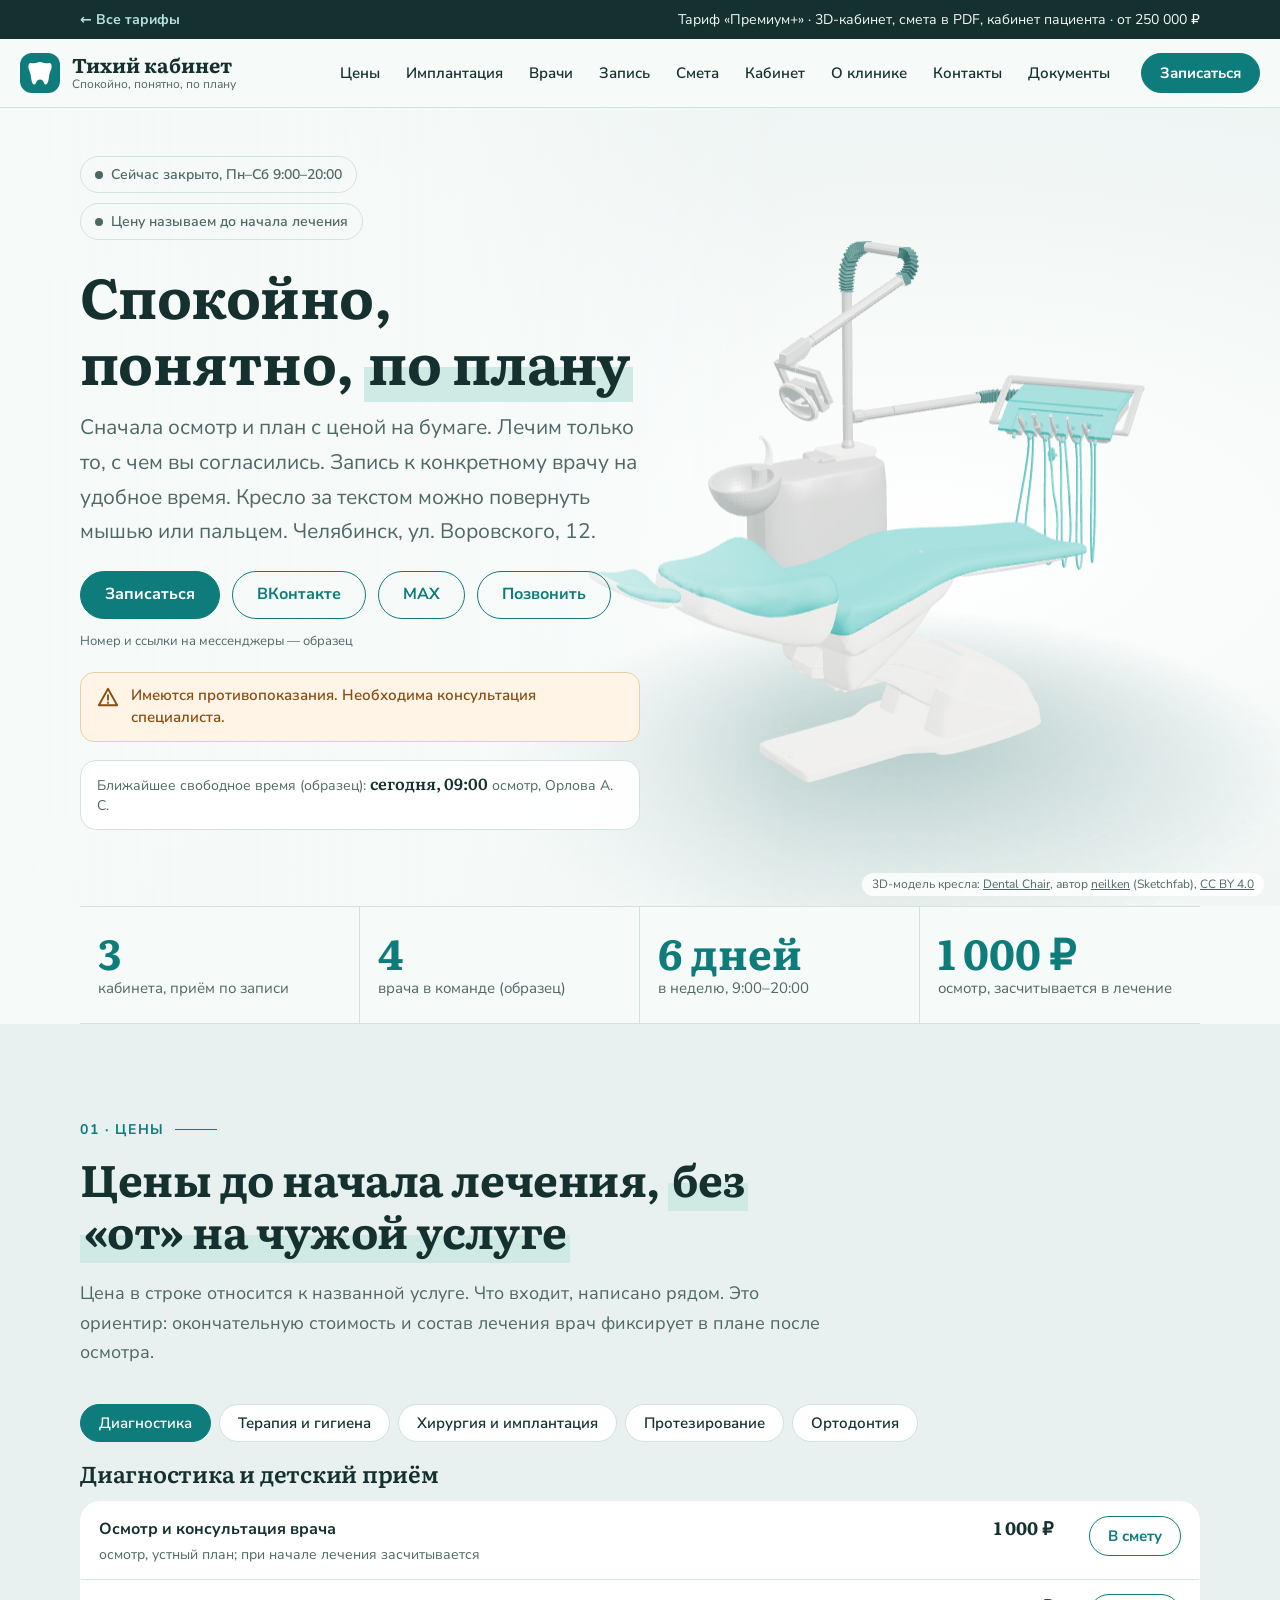
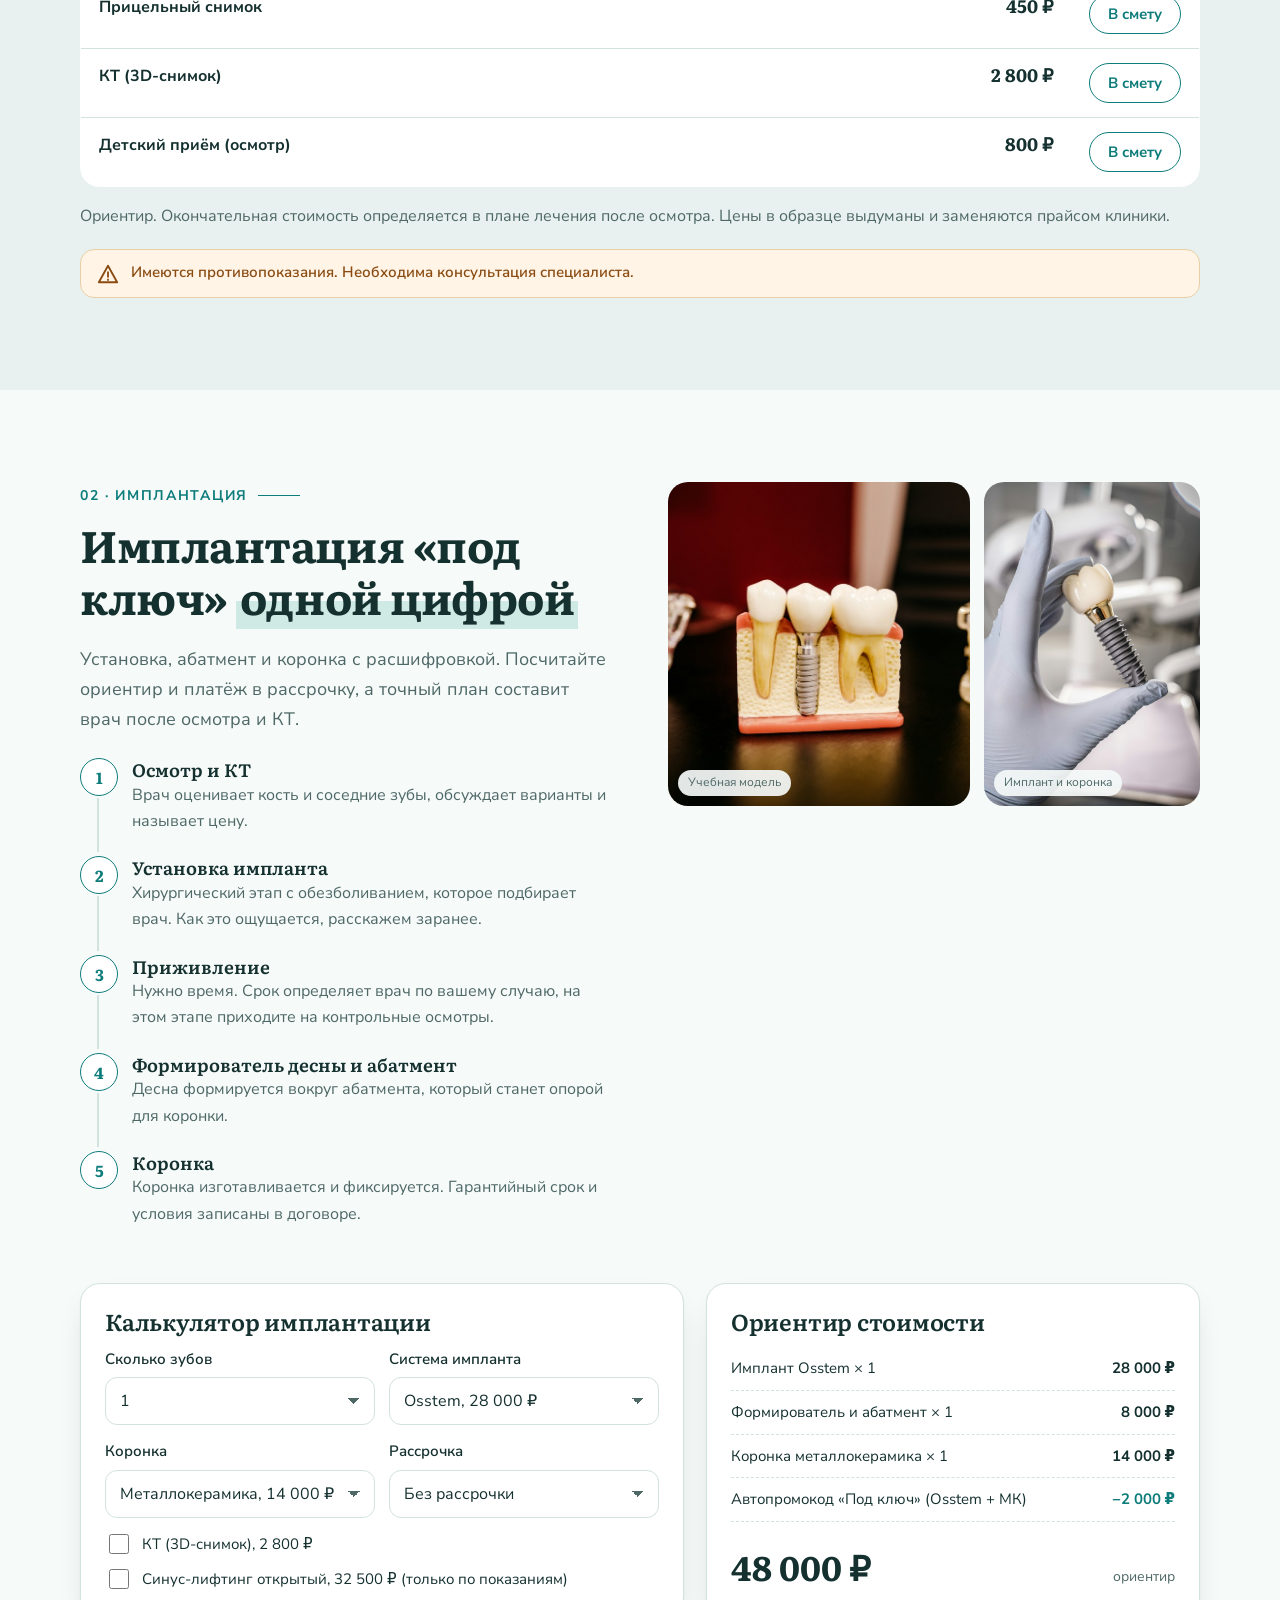
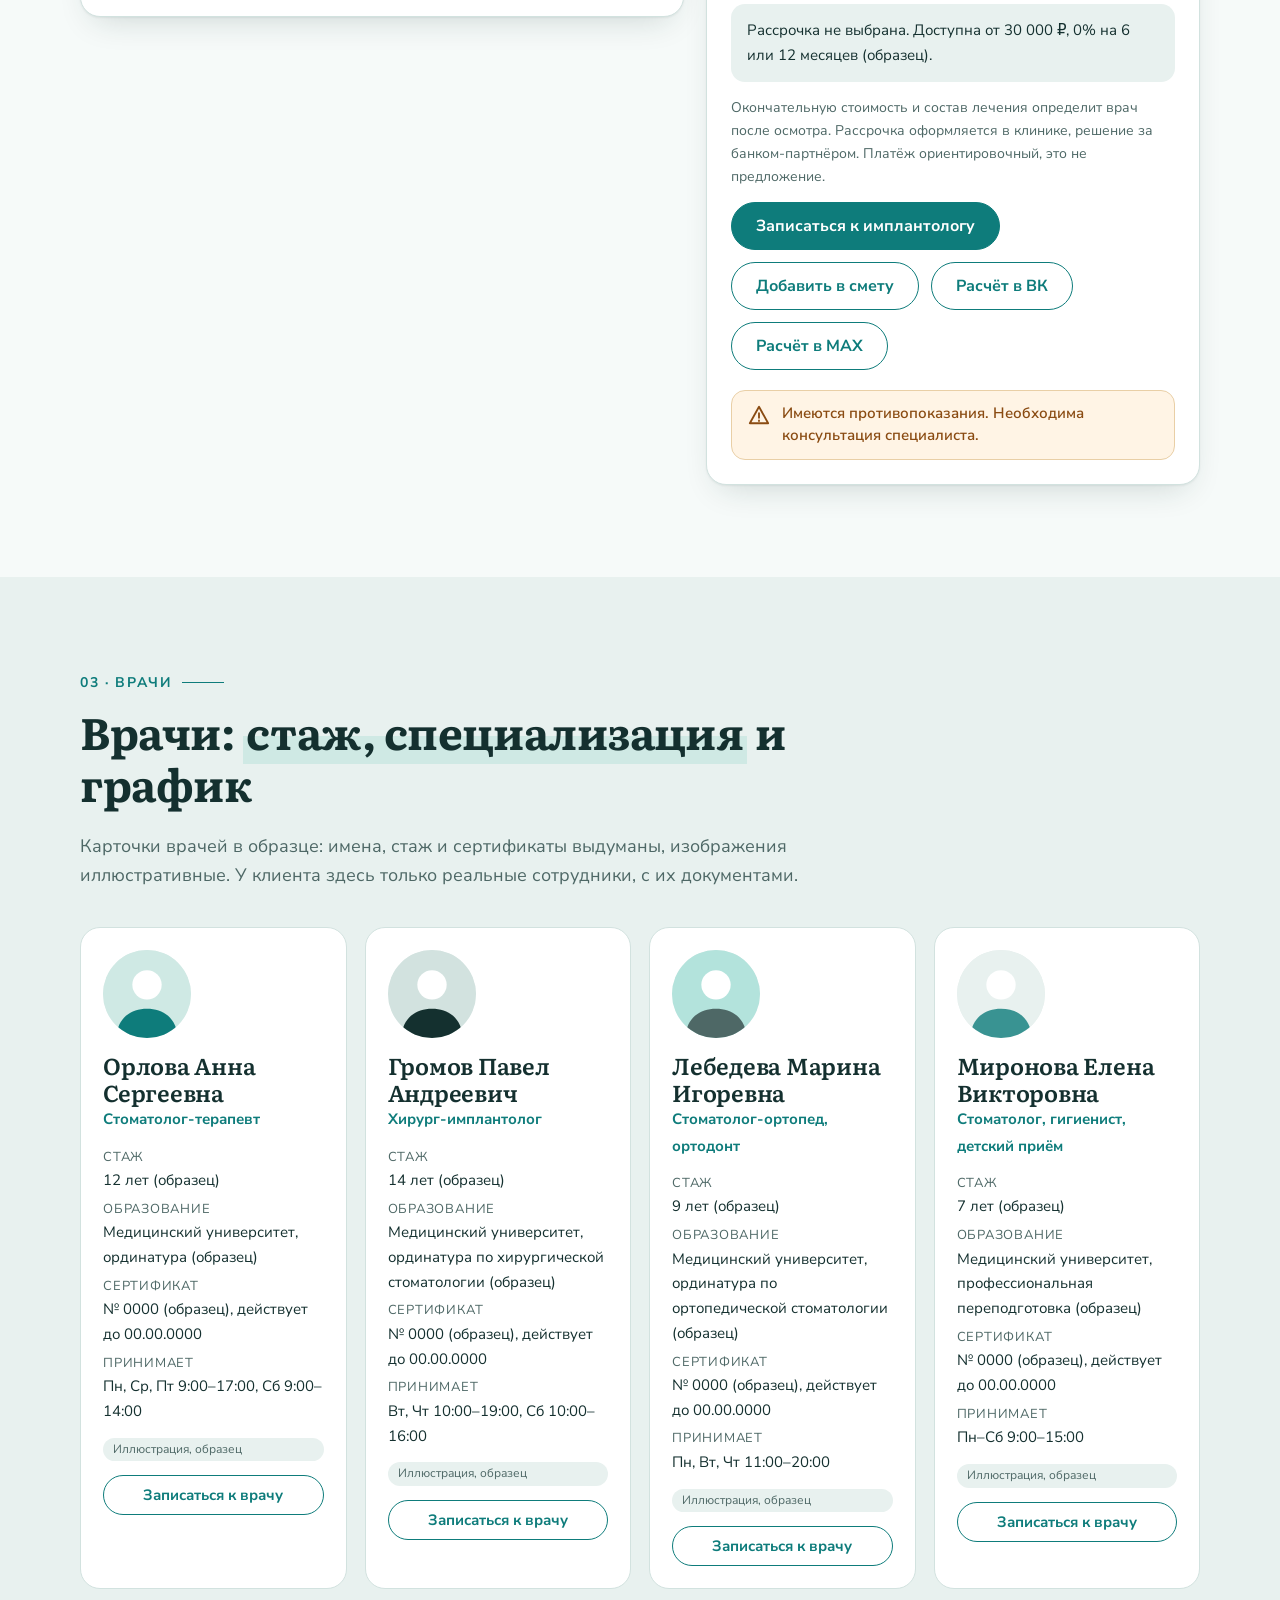
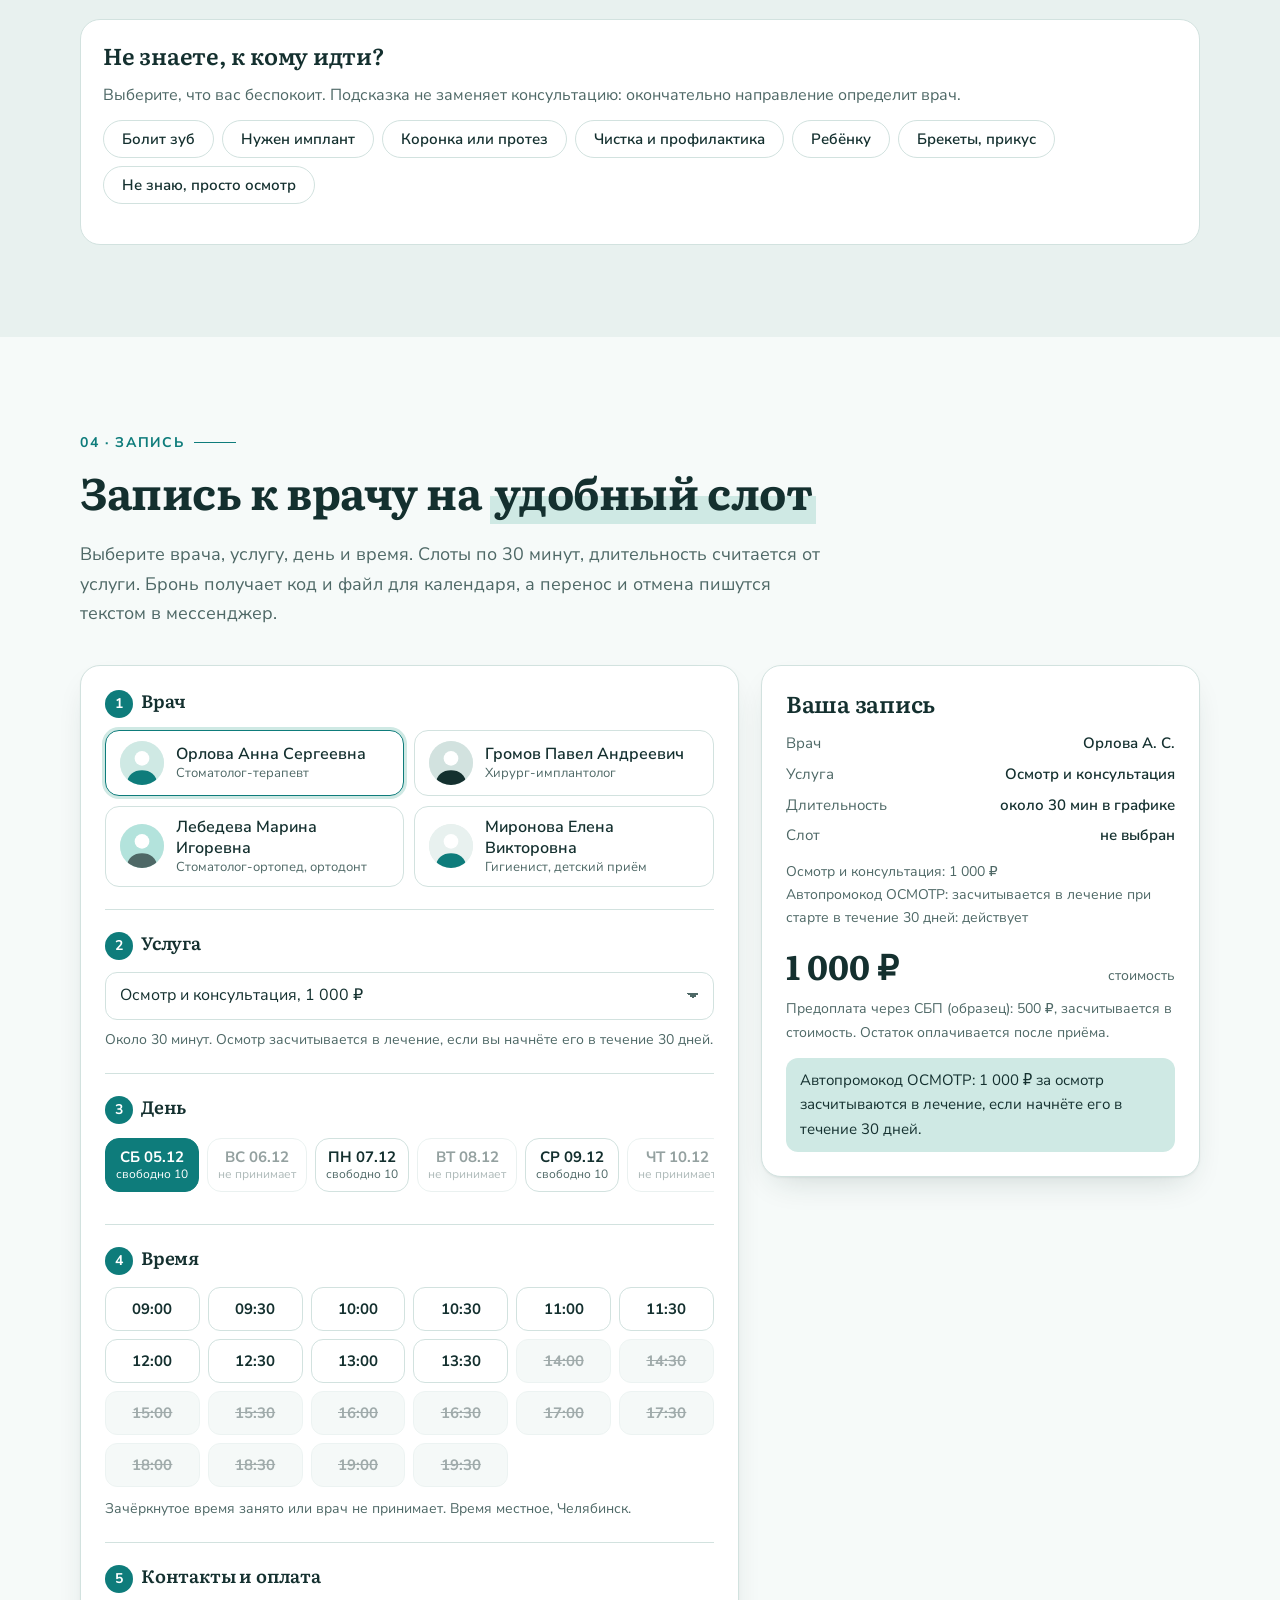
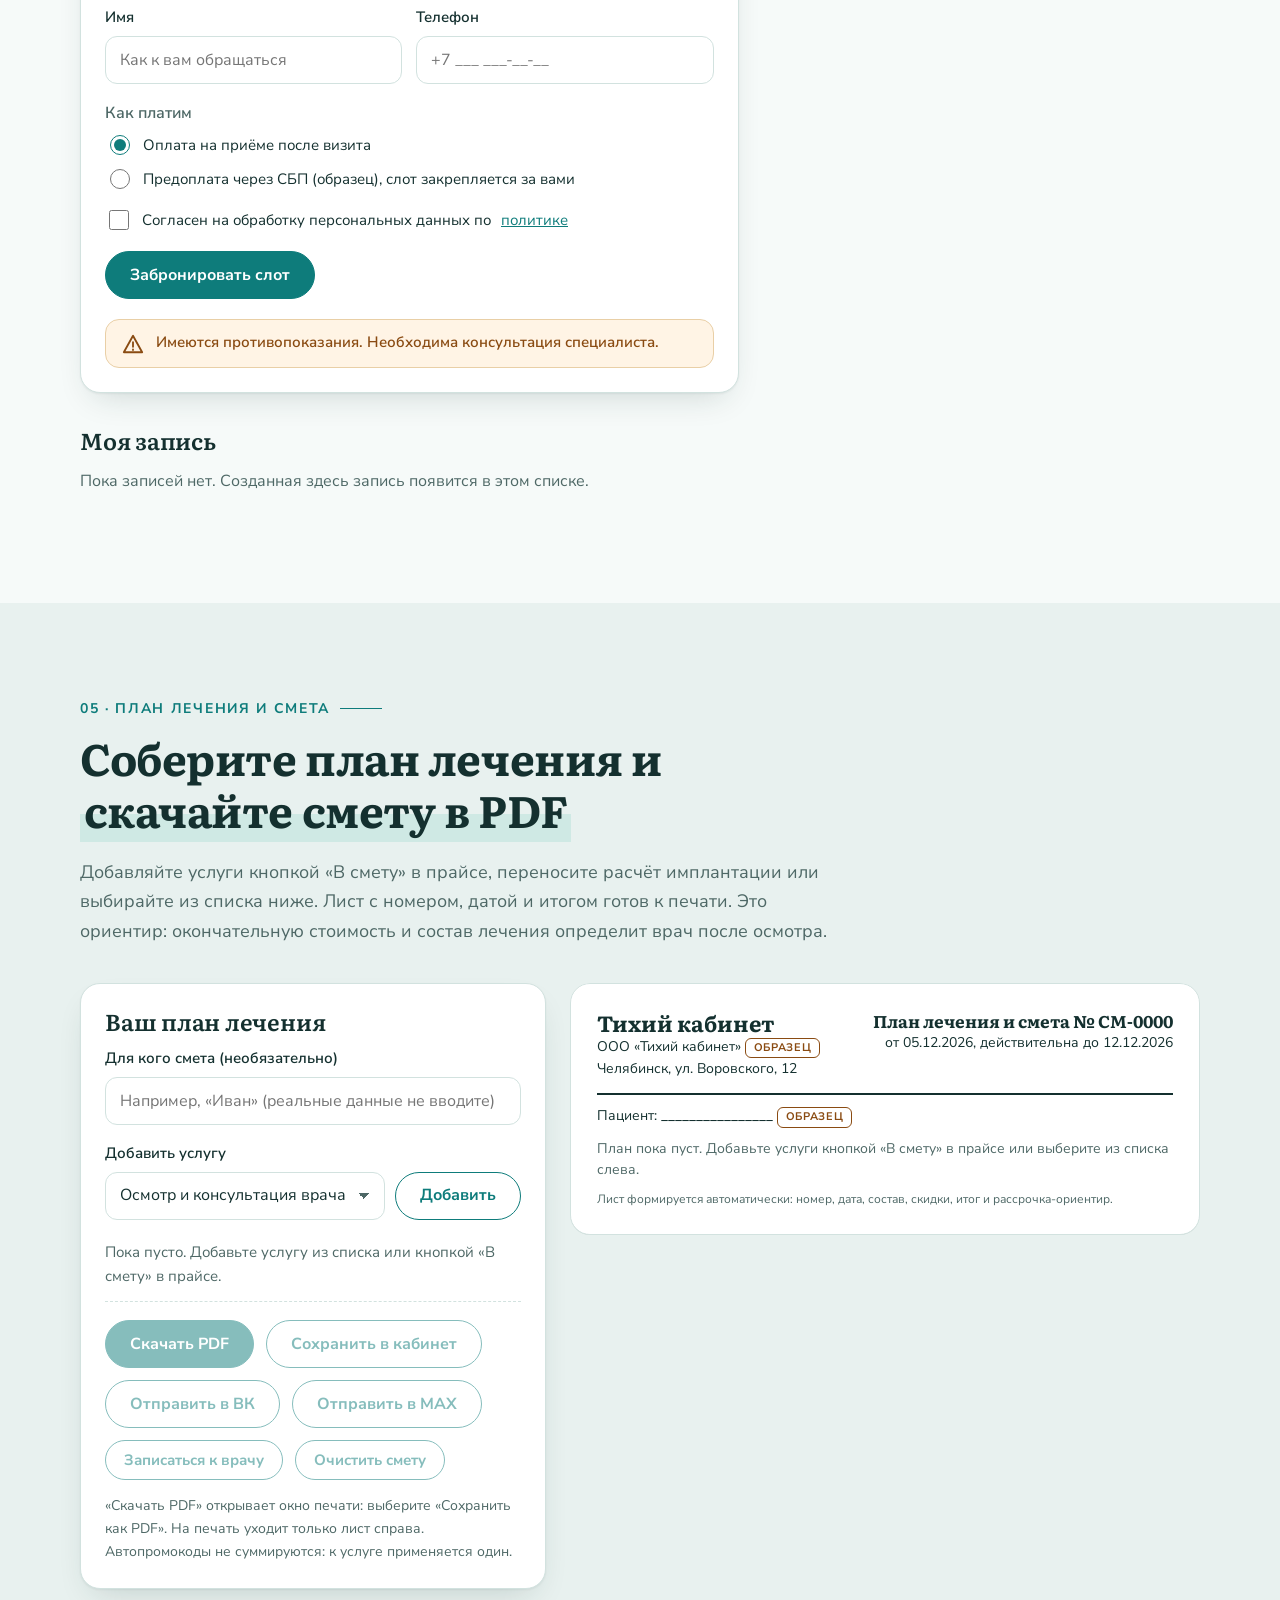
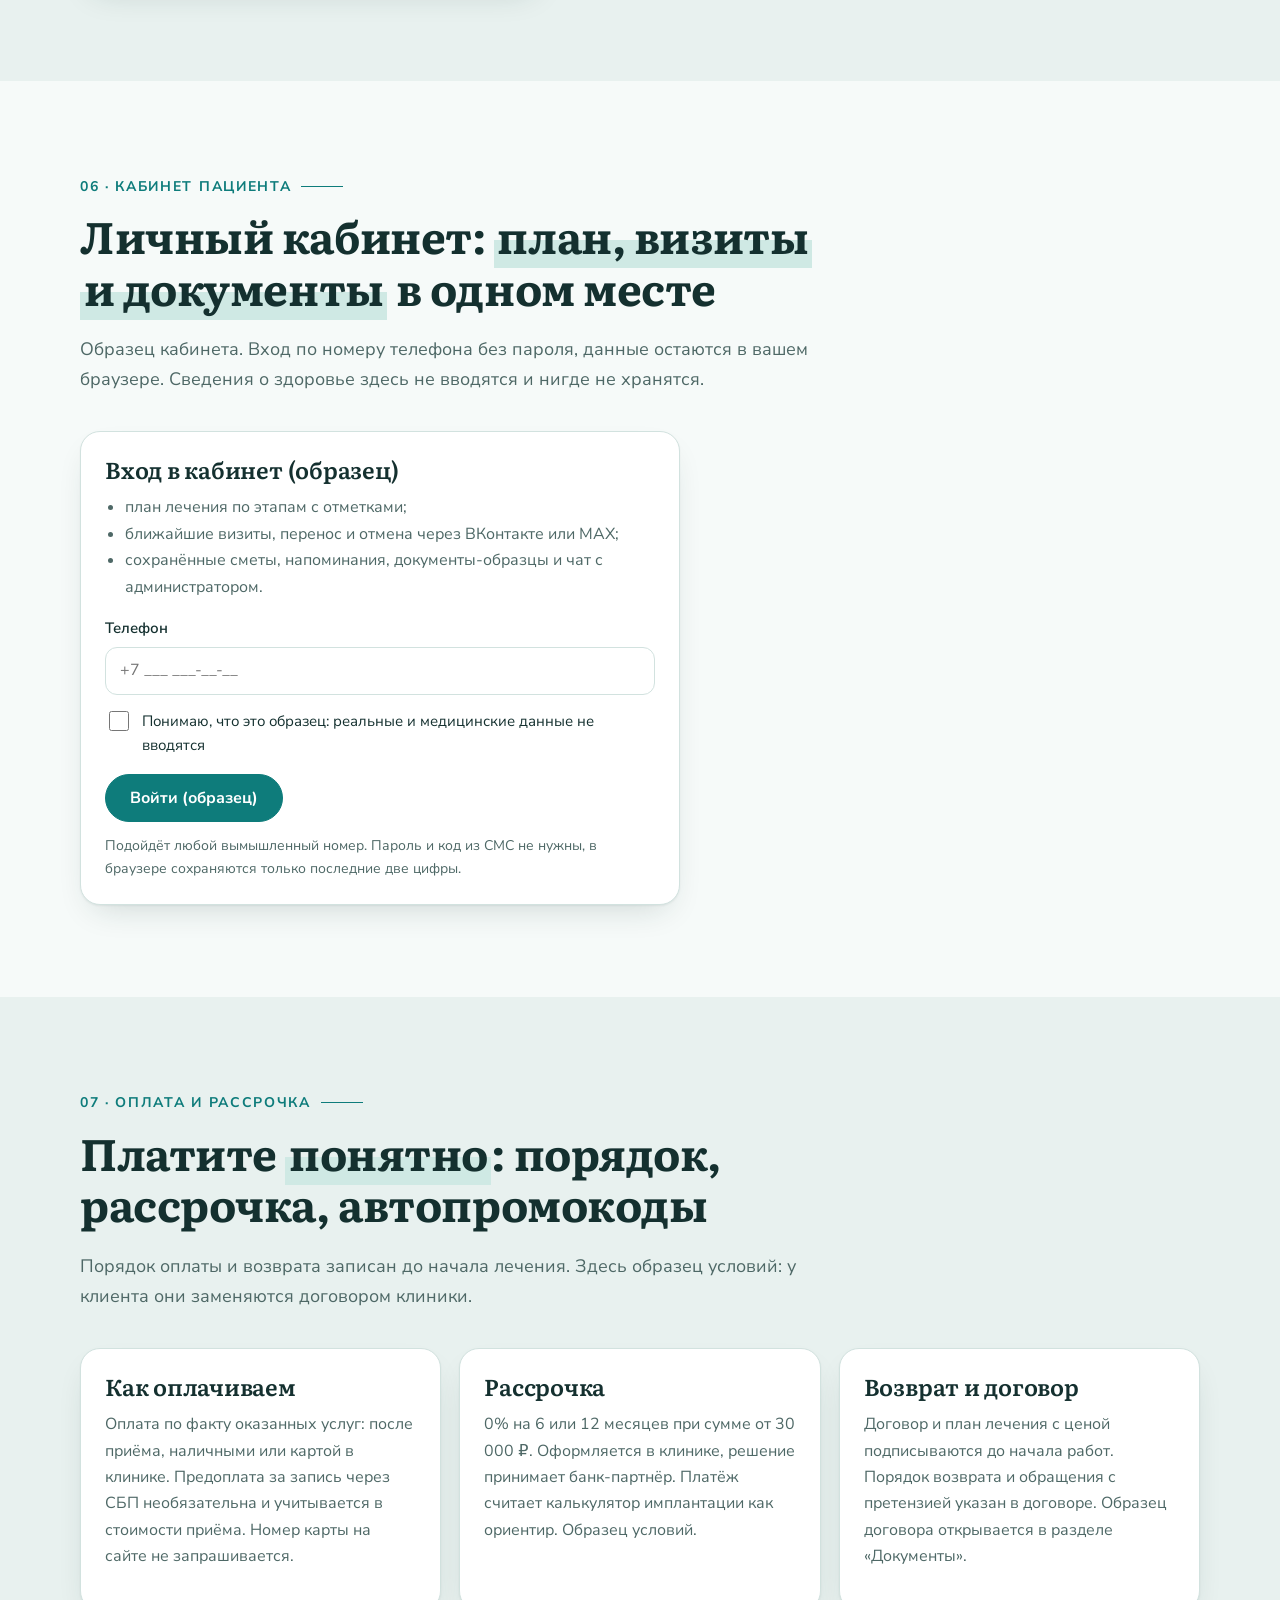
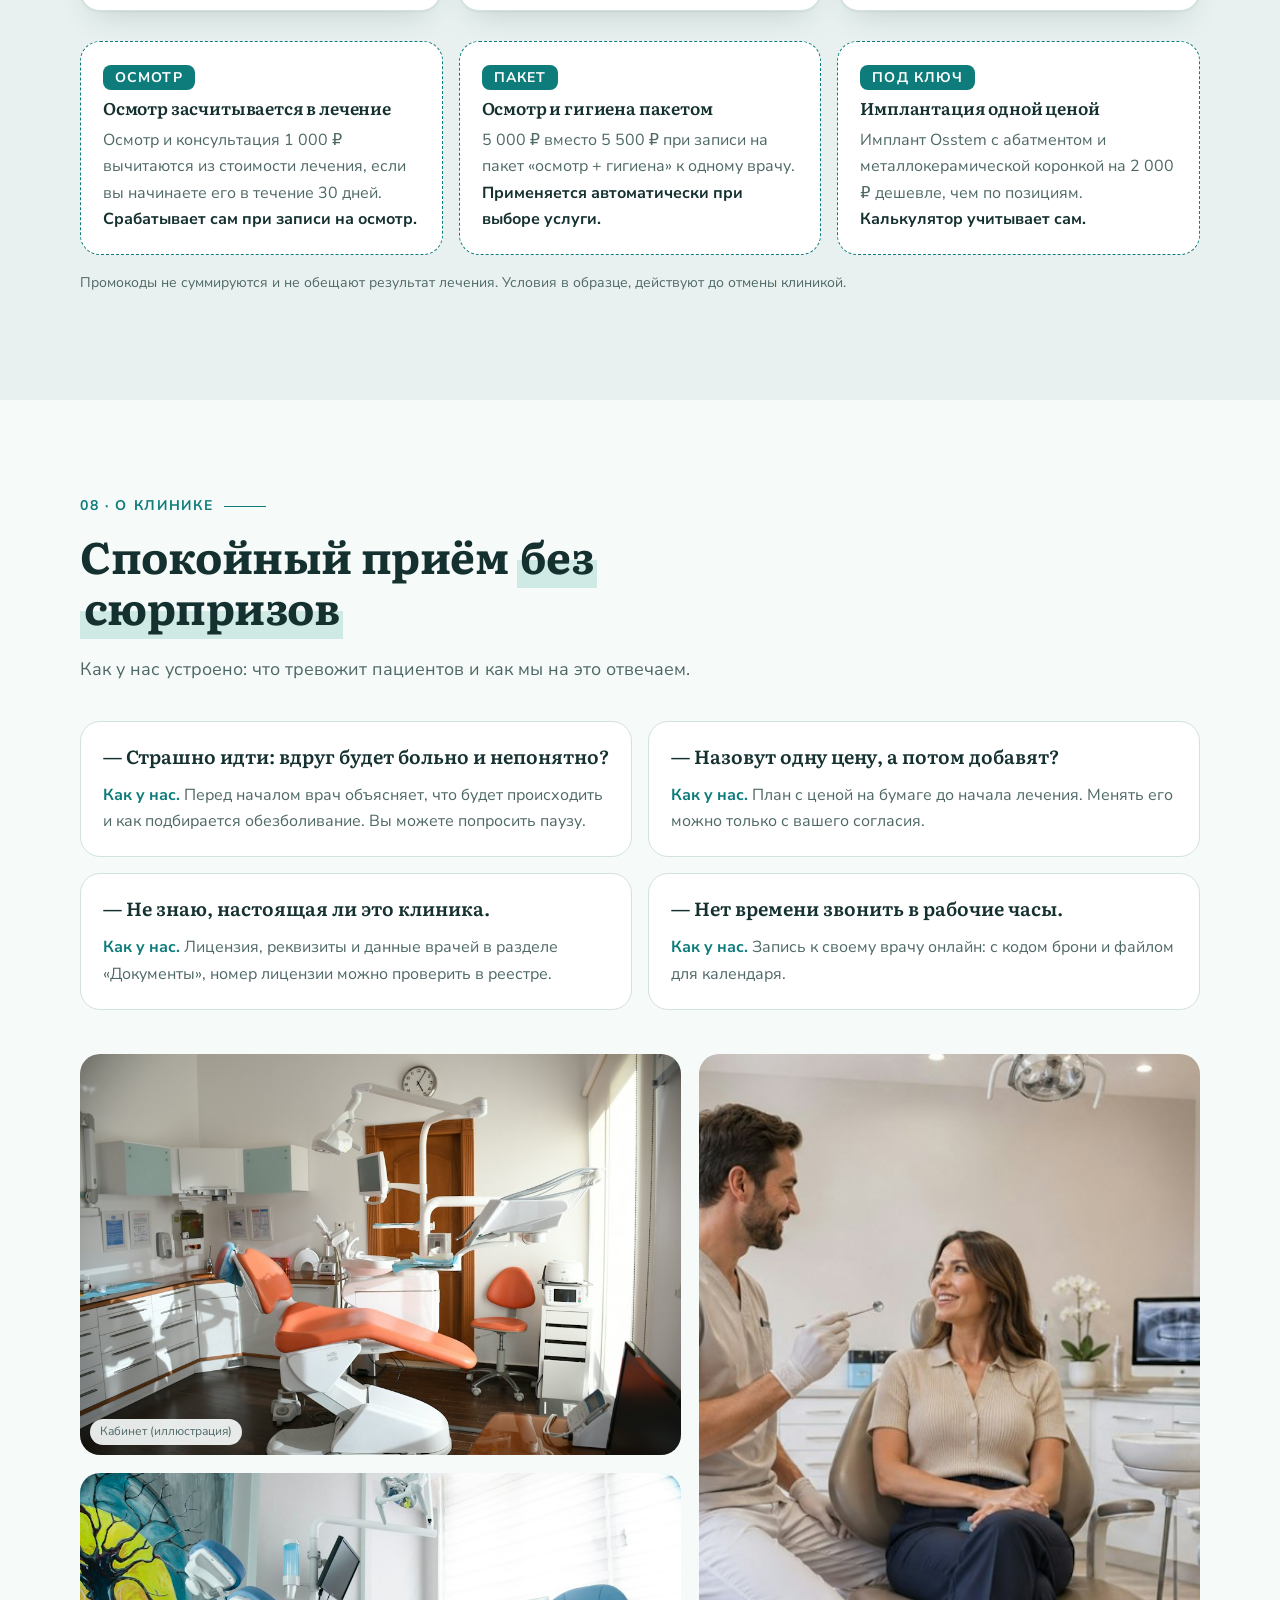
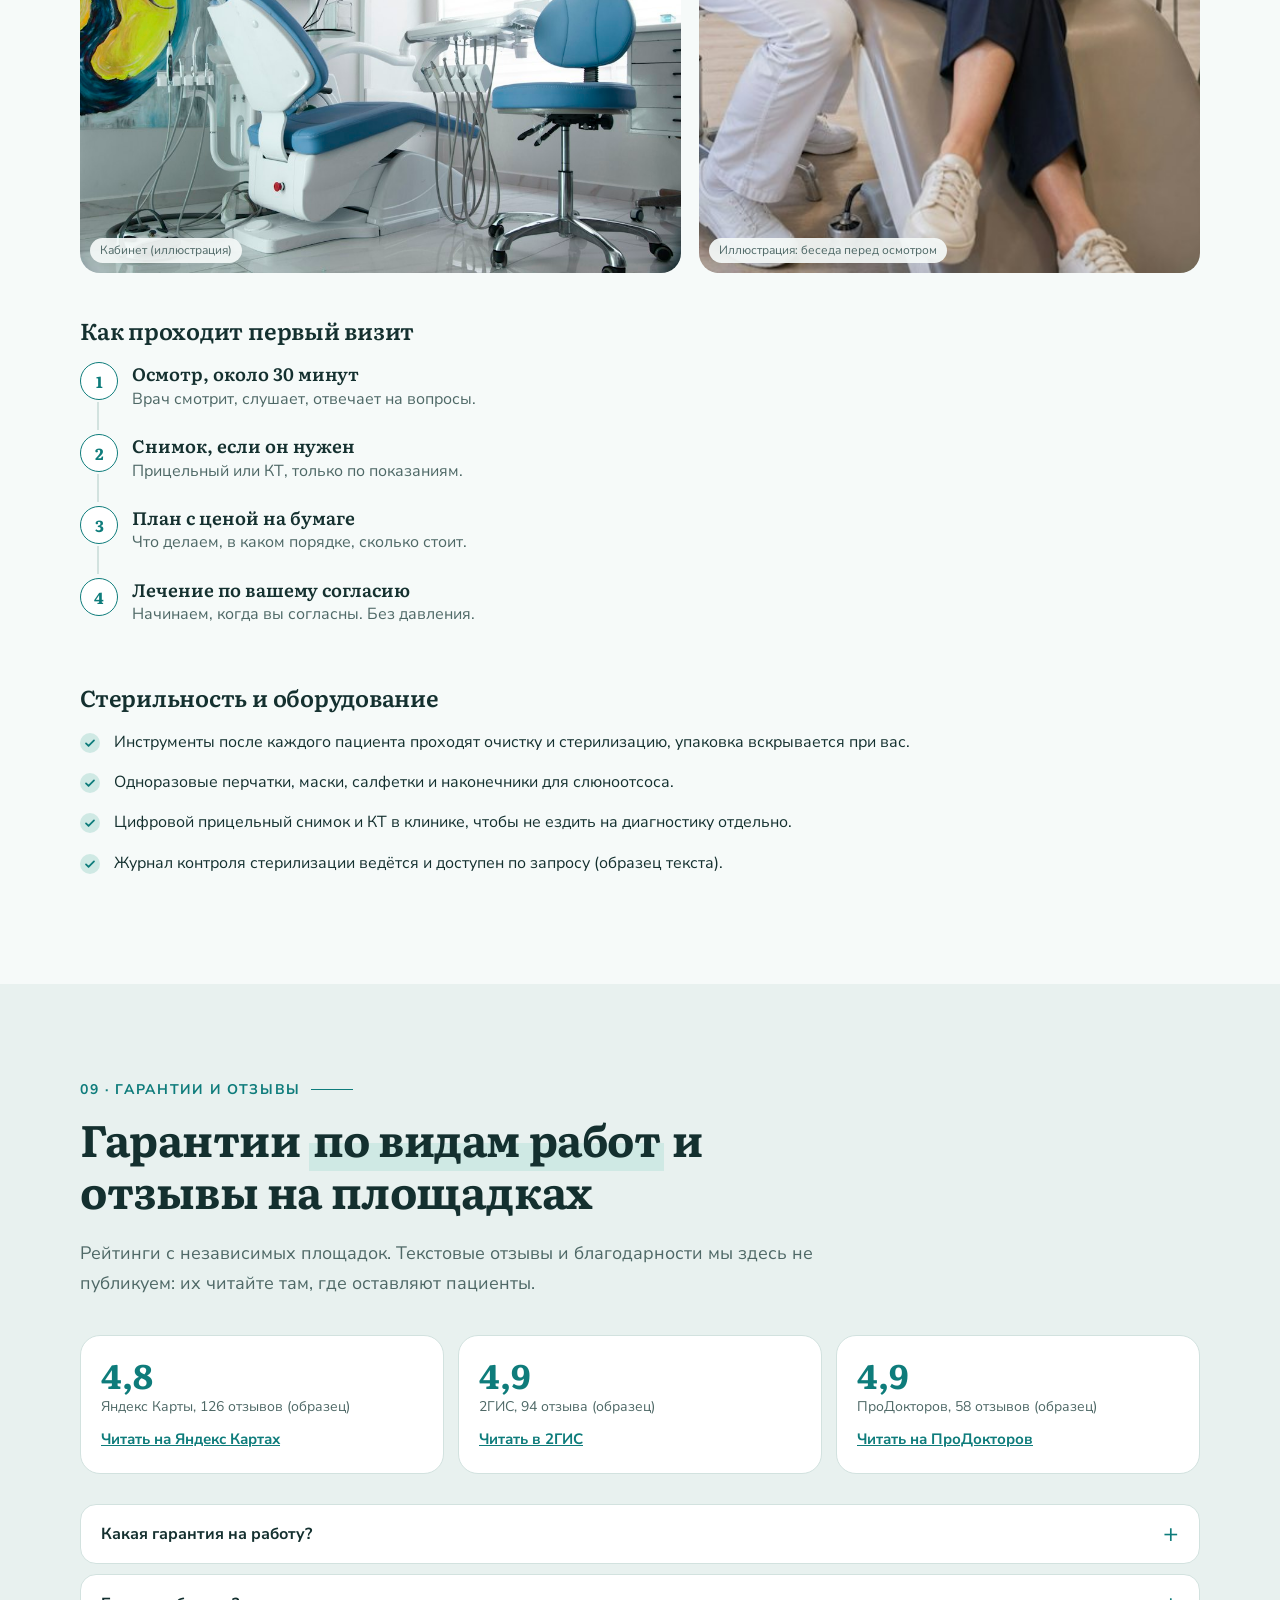
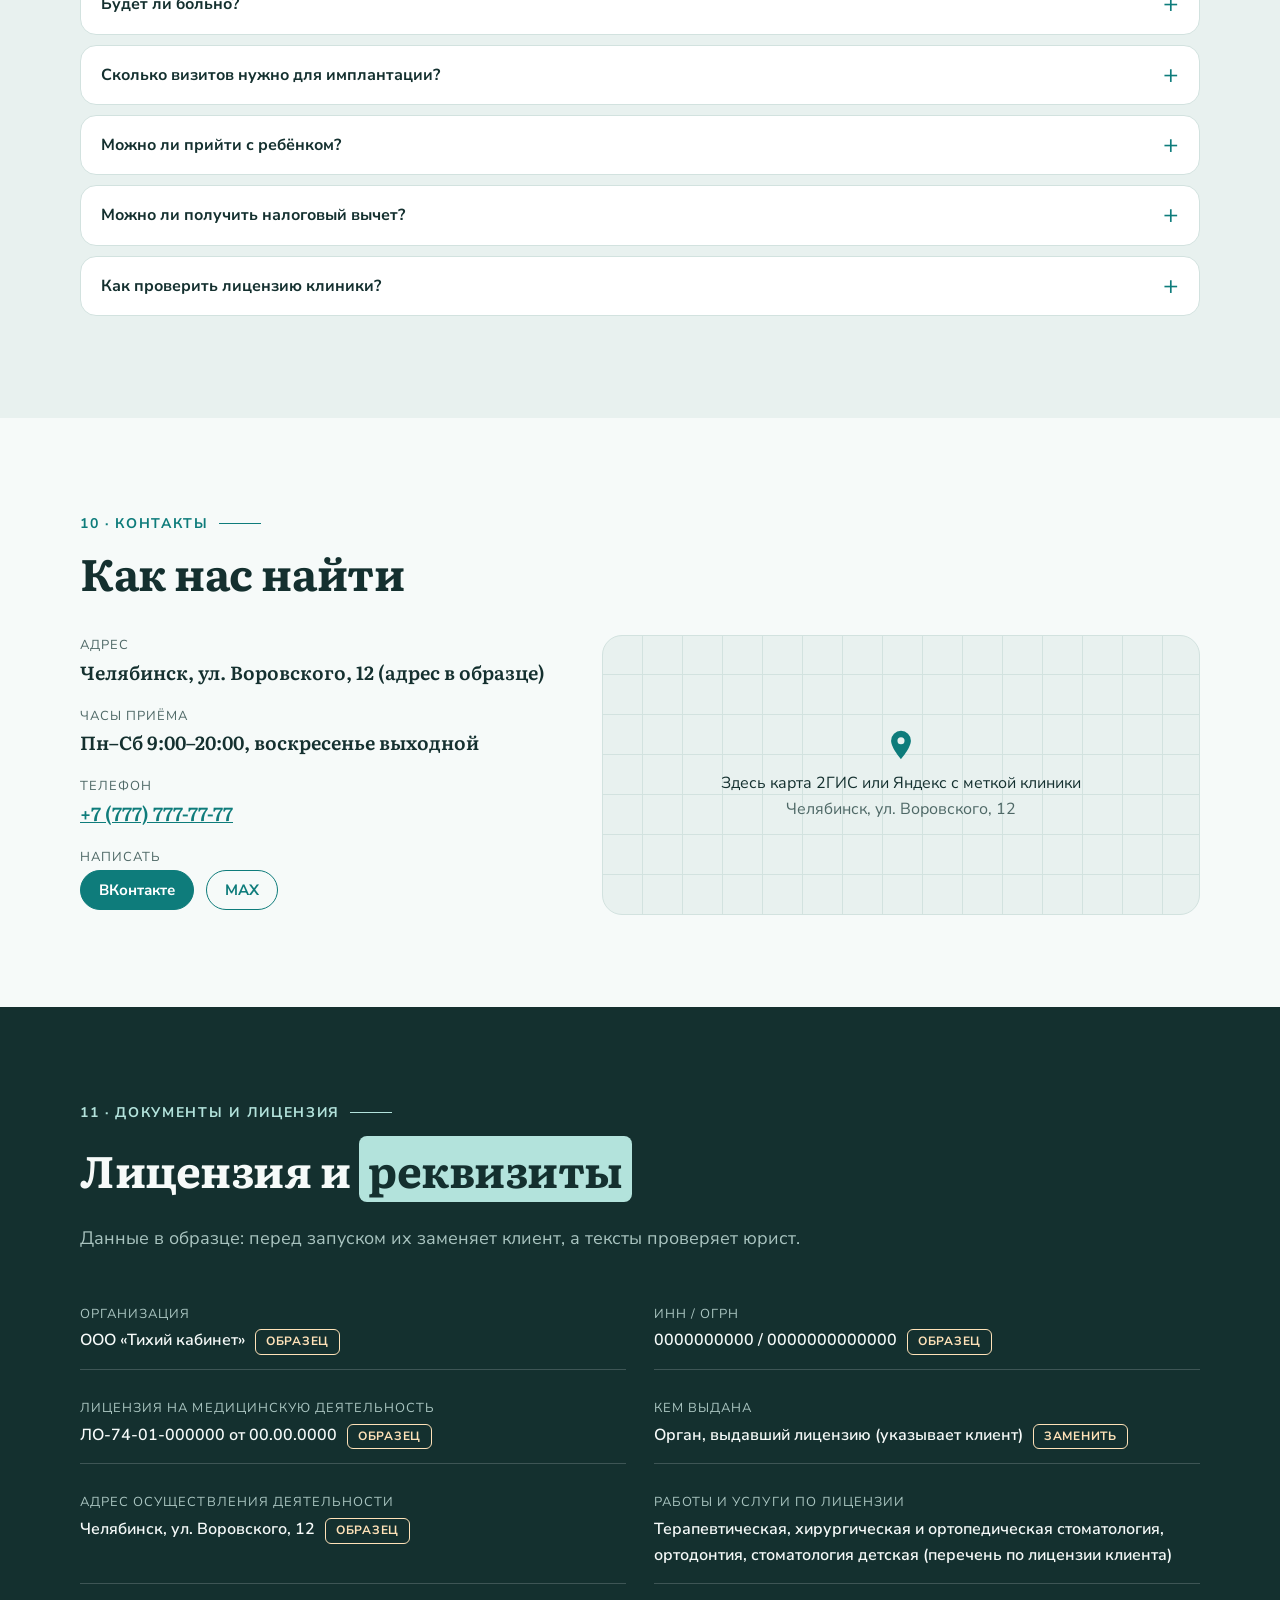
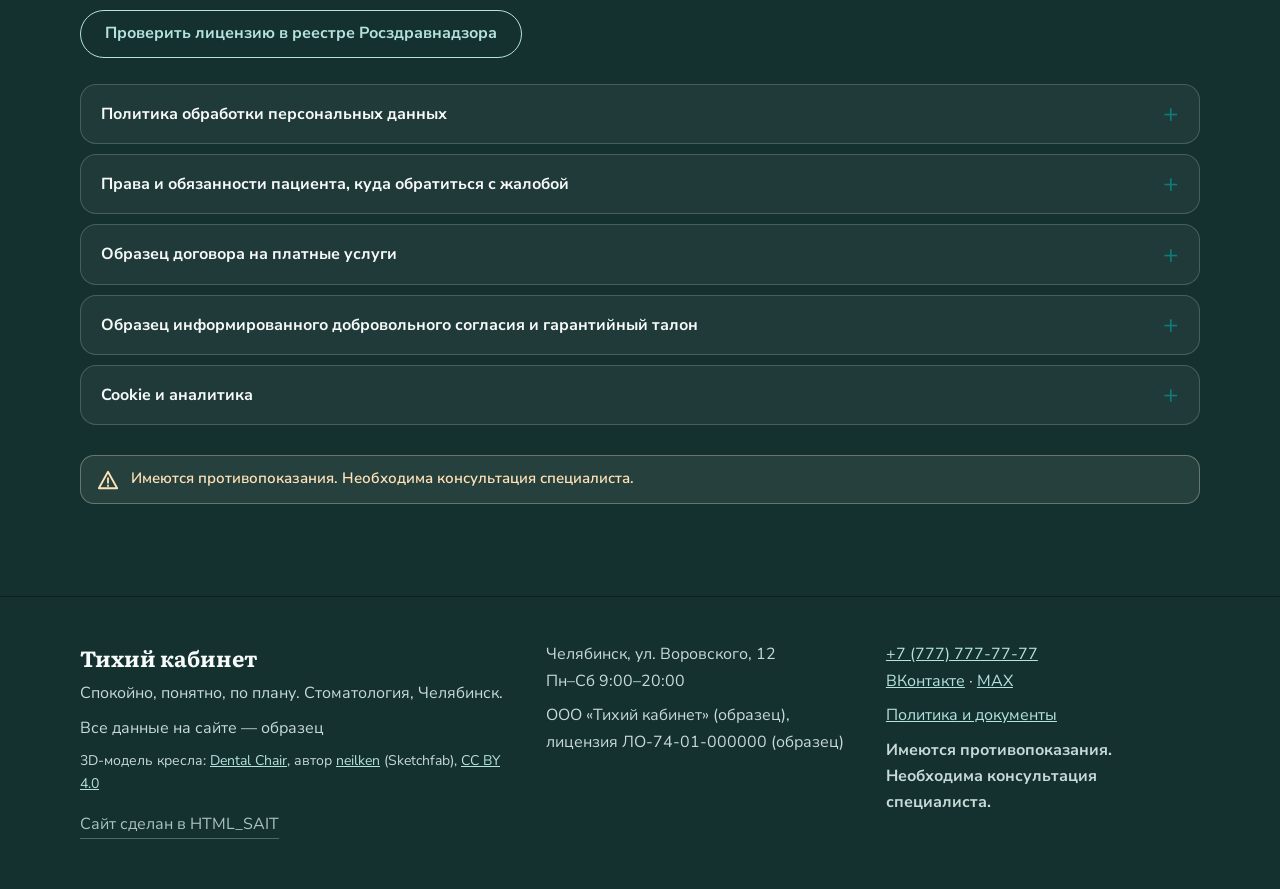
<file: 5-premium-plus/index.html>
<!DOCTYPE html>
<html lang="ru">
<head>
<meta charset="UTF-8">
<meta name="viewport" content="width=device-width, initial-scale=1">
<title>Тихий кабинет — стоматология в Челябинске, 3D-кабинет, запись и смета</title>
<meta name="description" content="Стоматология в Челябинске: 3D-кабинет, цены до лечения, запись к врачу, смета в PDF, калькулятор имплантации, кабинет пациента. Образец.">
<meta name="robots" content="noindex, nofollow">
<meta property="og:title" content="Тихий кабинет — стоматология в Челябинске">
<meta property="og:description" content="Спокойно, понятно, по плану: 3D-кабинет, цена до начала лечения, запись к врачу, смета в PDF, кабинет пациента.">
<link rel="icon" href="data:image/svg+xml,%3Csvg xmlns='http://www.w3.org/2000/svg' viewBox='0 0 32 32'%3E%3Crect width='32' height='32' rx='9' fill='%230E7C7B'/%3E%3Cpath d='M16 7c-2 0-3 1-5 1-2 0-3-1-4 1-1 3 1 5 1.500 8 .5 3 .8 8 3 8 1.600 0 1.200-4 4.500-4s2.900 4 4.500 4c2.200 0 2.500-5 3-8 .5-3 2.500-5 1.500-8-1-2-2.500-1-4.500-1-2 0-3-1-5-1z' fill='%23fff'/%3E%3C/svg%3E">
<link href="fonts/fonts.css" rel="stylesheet">
<!-- Метрика: вставьте сюда код счётчика клиента -->
<script>document.documentElement.className+=" js"</script>
<noscript><style>#chair{display:none}#chairFb[hidden]{display:block!important}</style></noscript>
<style>
:root{--bg:#F6FAF9;--bg2:#E8F1EF;--card:#FFFFFF;--ink:#14302F;--mute:#4E6866;--acc:#0E7C7B;--acc-ink:#FFFFFF;--line:#D2E2DF;--soft:#CFE9E4;--hi:#B3E3DC;--warn:#8A4B12;--warn-bg:#FFF4E5;--r:20px;--sh:0 1px 2px rgba(20,48,47,.06),0 14px 34px -14px rgba(20,48,47,.2)}
*{box-sizing:border-box}
html{scroll-behavior:smooth;scroll-padding-top:90px}
body{margin:0;font:400 16px/1.65 'Nunito Sans',system-ui,-apple-system,Segoe UI,sans-serif;background:var(--bg);color:var(--ink);overflow-x:hidden;-webkit-text-size-adjust:100%}
img,svg{max-width:100%;display:block}
h1,h2,h3,h4{font-family:'Literata',Georgia,'Times New Roman',serif;font-weight:700;line-height:1.18;margin:0 0 .5em;letter-spacing:-.01em}
h1{font-size:clamp(34px,7vw,66px)}
h2{font-size:clamp(27px,4.4vw,44px)}
h3{font-size:clamp(19px,2.2vw,23px);font-weight:600}
h4{font-size:17px;font-weight:600}
p{margin:0 0 1em}
a{color:var(--acc)}
a:hover{text-decoration:none}
:focus-visible{outline:3px solid var(--acc);outline-offset:3px;border-radius:6px}
.wr{max-width:1160px;margin:0 auto;padding:0 20px}
.mute{color:var(--mute)}
.sm{font-size:14px}
[hidden]{display:none!important}
.sr{position:absolute;width:1px;height:1px;overflow:hidden;clip:rect(0 0 0 0);white-space:nowrap}

/* маркер */
.mk{background:linear-gradient(transparent 58%,var(--soft) 58%);padding:0 .08em;box-decoration-break:clone;-webkit-box-decoration-break:clone}
.dark .mk{background:var(--hi);color:var(--ink);padding:0 .2em;border-radius:.18em;line-height:1.5}

.lnk{background:none;border:0;padding:0;color:var(--acc);font:inherit;text-decoration:underline;cursor:pointer}

/* кнопки */
.btn{display:inline-flex;align-items:center;justify-content:center;gap:8px;min-height:48px;padding:12px 24px;border-radius:999px;border:1.5px solid var(--acc);background:var(--acc);color:var(--acc-ink);font:700 16px/1.2 'Nunito Sans',sans-serif;text-decoration:none;cursor:pointer;transition:background .2s,color .2s,transform .2s}
.btn:hover{background:#0A6362;border-color:#0A6362}
.btn:active{transform:translateY(1px)}
.btn.line{background:transparent;color:var(--acc)}
.btn.line:hover{background:var(--soft)}
.btn.dark{background:var(--ink);border-color:var(--ink);color:var(--bg)}
.btn.dark:hover{background:#0B1F1E}
.btn.sm{min-height:40px;padding:8px 18px;font-size:15px}
.btn[disabled]{opacity:.5;cursor:not-allowed}
.dark .btn.line{color:var(--hi);border-color:var(--hi)}
.dark .btn.line:hover{background:rgba(179,227,220,.14)}
.row{display:flex;flex-wrap:wrap;gap:12px;align-items:center}
.chip{display:inline-flex;align-items:center;gap:8px;padding:6px 14px;border-radius:999px;background:var(--soft);color:var(--ink);font-size:14px;font-weight:600}
.chip i{width:8px;height:8px;border-radius:50%;background:var(--acc)}
.chip.ghost{background:transparent;border:1px solid var(--line);color:var(--mute)}
.chip.ghost i{background:var(--mute)}

/* плашка противопоказаний */
.warn{display:flex;gap:12px;align-items:flex-start;margin:20px 0 0;padding:12px 16px;border-radius:14px;background:var(--warn-bg);border:1px solid #E9CFA6;color:var(--warn);font-size:15px;font-weight:600;line-height:1.45}
.warn svg{flex:none;width:22px;height:22px;margin-top:1px}
.dark .warn{background:rgba(255,244,229,.08);border-color:rgba(255,244,229,.3);color:#FFE2B8}

/* верхняя полоса демо */
.strip{background:var(--ink);color:var(--bg);font-size:14px}
.strip .wr{display:flex;flex-wrap:wrap;gap:6px 20px;justify-content:space-between;padding-top:8px;padding-bottom:8px}
.strip a{color:var(--hi);font-weight:700;text-decoration:none}
.strip a:hover{text-decoration:underline}

/* шапка */
.nav{position:sticky;top:0;z-index:50;background:rgba(246,250,249,.94);backdrop-filter:saturate(1.4) blur(10px);-webkit-backdrop-filter:saturate(1.4) blur(10px);border-bottom:1px solid var(--line)}
.nav .wr{display:flex;align-items:center;gap:20px;min-height:68px}
.nav-toggle{position:absolute;opacity:0;pointer-events:none}
.logo{display:flex;align-items:center;gap:12px;color:var(--ink);text-decoration:none;margin-right:auto}
.logo svg{width:40px;height:40px}
.logo span{font:700 20px/1.1 'Literata',serif;white-space:nowrap}
.logo small{display:block;font:400 12px/1.3 'Nunito Sans',sans-serif;color:var(--mute);margin-top:2px}
.menu{display:none;gap:4px}
.menu a{white-space:nowrap;padding:8px 11px;border-radius:999px;color:var(--ink);text-decoration:none;font-weight:600;font-size:15px}
.menu a:hover{background:var(--bg2)}
.nav-phone{display:none;font-weight:700;color:var(--ink);text-decoration:none;white-space:nowrap}
.nav .btn.sm{display:none}
.burger{display:flex;flex-direction:column;gap:5px;padding:12px;cursor:pointer;border-radius:12px}
.burger i{width:24px;height:2px;background:var(--ink);border-radius:2px;transition:.2s}
.mm{display:none;flex-direction:column;padding:8px 20px 20px;background:var(--bg);border-bottom:1px solid var(--line)}
.mm a{padding:12px 0;border-bottom:1px solid var(--line);color:var(--ink);text-decoration:none;font-weight:600}
.nav-toggle:checked~.mm{display:flex}
.nav-toggle:checked~.wr .burger i:nth-child(1){transform:translateY(7px) rotate(45deg)}
.nav-toggle:checked~.wr .burger i:nth-child(2){opacity:0}
.nav-toggle:checked~.wr .burger i:nth-child(3){transform:translateY(-7px) rotate(-45deg)}
.nav-toggle:focus-visible~.wr .burger{outline:3px solid var(--acc)}

/* секции */
.sec{padding:64px 0}
.sec.alt{background:var(--bg2)}
.sec.dark{background:var(--ink);color:var(--bg)}
.sec.dark a{color:var(--hi)}
.sec.dark .mute{color:#A9C4C0}
.sh{max-width:760px;margin:0 0 36px}
.sh .no{display:inline-flex;align-items:center;gap:10px;margin-bottom:12px;color:var(--acc);font-weight:700;font-size:14px;letter-spacing:.12em;text-transform:uppercase}
.sh .no::after{content:"";width:42px;height:1px;background:currentColor}
.dark .sh .no{color:var(--hi)}
.sh p{color:var(--mute);font-size:18px;margin-top:10px}
.dark .sh p{color:#A9C4C0}

/* первый экран */
.kick{display:flex;flex-wrap:wrap;gap:10px;margin-bottom:22px}
.lead{font-size:clamp(18px,2.2vw,21px);color:var(--mute);max-width:560px;margin:18px 0 26px}
.nums{display:grid;grid-template-columns:repeat(2,1fr);gap:0;margin-top:44px;border-top:1px solid var(--line);border-bottom:1px solid var(--line)}
.nums div{padding:22px 18px;border-right:1px solid var(--line)}
.nums div:nth-child(2n){border-right:0}
.nums div:nth-child(-n+2){border-bottom:1px solid var(--line)}
.nums b{display:block;font:700 clamp(28px,4vw,42px)/1.1 'Literata',serif;color:var(--acc)}
.nums span{color:var(--mute);font-size:15px}

/* карточки и таблицы */
.card{background:var(--card);border:1px solid var(--line);border-radius:var(--r);padding:24px;box-shadow:var(--sh)}
.grid{display:grid;gap:20px}
.pairs{display:grid;gap:16px}
.pair{display:grid;gap:12px;padding:22px;background:var(--card);border:1px solid var(--line);border-radius:var(--r)}
.pair q{quotes:none;font:600 19px/1.35 'Literata',serif;color:var(--ink)}
.pair q::before{content:"— "}
.pair p{margin:0;color:var(--mute)}
.pair p b{color:var(--acc)}
.tabs{display:flex;flex-wrap:wrap;gap:8px;margin-bottom:18px}
.pill{padding:9px 18px;border-radius:999px;border:1.5px solid var(--line);background:var(--card);color:var(--ink);font:600 15px/1.2 'Nunito Sans',sans-serif;cursor:pointer;transition:.15s}
.pill:hover{border-color:var(--acc)}
.pill[aria-pressed="true"]{background:var(--acc);border-color:var(--acc);color:var(--acc-ink)}
.js .pcat{display:none}
.js .pcat.on{display:block}
.pcat h3{margin-bottom:14px}
.ptab{width:100%;border-collapse:collapse;background:var(--card);border:1px solid var(--line);border-radius:var(--r);overflow:hidden;font-size:16px}
.ptab th,.ptab td{padding:14px 18px;text-align:left;vertical-align:top;border-bottom:1px solid var(--line)}
.ptab tr:last-child td{border-bottom:0}
.ptab th{font-weight:700;color:var(--ink)}
.ptab td.pr{white-space:nowrap;text-align:right;font:700 18px/1.3 'Literata',serif;color:var(--ink)}
.ptab small{display:block;color:var(--mute);font-weight:400;font-size:14px;line-height:1.45;margin-top:2px}
.ptab .pk td{background:var(--soft)}

/* имплантация */
.imp{display:grid;gap:28px;align-items:start}
.steps{list-style:none;margin:0;padding:0;counter-reset:s;display:grid;gap:0}
.steps li{position:relative;padding:0 0 22px 52px}
.steps li::before{counter-increment:s;content:counter(s);position:absolute;left:0;top:0;width:36px;height:36px;border-radius:50%;background:var(--card);border:1.5px solid var(--acc);color:var(--acc);display:grid;place-items:center;font:700 16px/1 'Literata',serif}
.steps li::after{content:"";position:absolute;left:17px;top:40px;bottom:4px;width:1.5px;background:var(--line)}
.steps li:last-child::after{display:none}
.steps b{display:block;font:600 18px/1.3 'Literata',serif}
.steps span{color:var(--mute)}
.photos{display:grid;grid-template-columns:1.4fr 1fr;gap:14px}
.ph{margin:0;border-radius:var(--r);overflow:hidden;background:var(--bg2);position:relative}
.ph img{width:100%;height:100%;object-fit:cover}
.ph figcaption{position:absolute;left:10px;bottom:10px;padding:3px 10px;border-radius:999px;background:rgba(246,250,249,.92);font-size:12px;color:var(--mute)}
.calc{display:grid;gap:22px;margin-top:34px;align-items:start}
.fgrid{display:grid;gap:14px}
.f{display:grid;gap:6px;font-weight:600;font-size:15px}
.in{width:100%;min-height:48px;padding:10px 14px;border-radius:12px;border:1.5px solid var(--line);background:var(--card);color:var(--ink);font:400 16px/1.3 'Nunito Sans',sans-serif}
.in:focus{border-color:var(--acc)}
select.in{appearance:none;background-image:linear-gradient(45deg,transparent 50%,var(--mute) 50%),linear-gradient(135deg,var(--mute) 50%,transparent 50%);background-position:calc(100% - 20px) 50%,calc(100% - 14px) 50%;background-size:6px 6px;background-repeat:no-repeat;padding-right:38px}
.chk{display:flex;gap:10px;align-items:flex-start;font-size:15px;font-weight:400;cursor:pointer}
.chk input{width:20px;height:20px;margin-top:2px;accent-color:var(--acc);flex:none}
.res h3{margin-bottom:12px}
.res ul{list-style:none;margin:0 0 14px;padding:0}
.res li{display:flex;justify-content:space-between;gap:16px;padding:9px 0;border-bottom:1px dashed var(--line);font-size:15px}
.res li b{white-space:nowrap}
.res li .pm{color:var(--acc)}
.tot{display:flex;justify-content:space-between;align-items:baseline;gap:12px;padding:12px 0;font:700 clamp(26px,4vw,34px)/1.1 'Literata',serif}
.tot small{font:400 14px 'Nunito Sans',sans-serif;color:var(--mute)}
.inst{margin:6px 0 14px;padding:14px 16px;border-radius:14px;background:var(--bg2);font-size:15px}
.inst b{font-size:18px;font-family:'Literata',serif}

/* врачи */
.docs{display:grid;gap:18px}
.dc{display:grid;gap:14px;align-content:start;padding:22px;background:var(--card);border:1px solid var(--line);border-radius:var(--r);transition:box-shadow .2s,border-color .2s}
.dc.hl{border-color:var(--acc);box-shadow:0 0 0 3px var(--soft)}
.dc .av{width:88px;height:88px;border-radius:50%;overflow:hidden;background:var(--bg2)}
.dc h3{margin:0}
.dc .role{color:var(--acc);font-weight:700;font-size:15px}
.dc dl{margin:0;display:grid;gap:6px;font-size:15px}
.dc dt{color:var(--mute);font-size:13px;text-transform:uppercase;letter-spacing:.06em}
.dc dd{margin:0}
.dc .tag{display:inline-block;padding:2px 10px;border-radius:999px;background:var(--bg2);font-size:12px;color:var(--mute)}
.pick{margin-top:30px;padding:22px;border-radius:var(--r);background:var(--card);border:1px solid var(--line)}
.pick h3{margin-bottom:12px}
.pick .out{margin-top:16px;padding:14px 16px;border-radius:14px;background:var(--soft);font-weight:600}

/* запись */
.bk{display:grid;gap:22px;align-items:start;grid-template-columns:minmax(0,1fr)}
.bk>*,.imp>*,.calc>*,.cts>*,.docs>*,.about>*,.pay3>*{min-width:0}
.stp{padding:0 0 22px;margin:0 0 22px;border-bottom:1px solid var(--line)}
.stp:last-of-type{border-bottom:0;margin-bottom:0;padding-bottom:0}
.stp h3{font-size:18px;margin-bottom:12px}
.stp h3 span{display:inline-grid;place-items:center;width:28px;height:28px;margin-right:8px;border-radius:50%;background:var(--acc);color:var(--acc-ink);font:700 14px/1 'Nunito Sans',sans-serif}
.dpick{display:grid;gap:10px}
.dbtn{display:flex;gap:12px;align-items:center;text-align:left;width:100%;padding:10px 14px;border-radius:14px;border:1.5px solid var(--line);background:var(--card);color:var(--ink);font:600 16px/1.3 'Nunito Sans',sans-serif;cursor:pointer}
.dbtn .a{width:44px;height:44px;border-radius:50%;overflow:hidden;flex:none;background:var(--bg2)}
.dbtn small{display:block;font-weight:400;color:var(--mute);font-size:13px}
.dbtn[aria-pressed="true"]{border-color:var(--acc);box-shadow:0 0 0 3px var(--soft)}
.days{display:flex;gap:8px;overflow-x:auto;padding:2px 2px 10px;scroll-snap-type:x proximity}
.day{flex:none;min-width:84px;padding:9px 10px;border-radius:14px;border:1.5px solid var(--line);background:var(--card);color:var(--ink);font:700 15px/1.25 'Nunito Sans',sans-serif;text-align:center;cursor:pointer;scroll-snap-align:start}
.day small{display:block;font:400 12px 'Nunito Sans',sans-serif;color:var(--mute)}
.day[aria-pressed="true"]{background:var(--acc);border-color:var(--acc);color:var(--acc-ink)}
.day[aria-pressed="true"] small{color:var(--acc-ink)}
.day[disabled]{opacity:.45;cursor:not-allowed}
.times{display:grid;grid-template-columns:repeat(4,1fr);gap:8px}
.tm{min-height:44px;border-radius:12px;border:1.5px solid var(--line);background:var(--card);color:var(--ink);font:700 15px/1 'Nunito Sans',sans-serif;cursor:pointer}
.tm:hover:not([disabled]){border-color:var(--acc)}
.tm[aria-pressed="true"]{background:var(--acc);border-color:var(--acc);color:var(--acc-ink)}
.tm[disabled]{opacity:.4;text-decoration:line-through;cursor:not-allowed;background:var(--bg2)}
.msg{margin:12px 0 0;padding:10px 14px;border-radius:12px;background:var(--soft);font-size:15px}
.msg.err{background:#FDECEA;color:#8B1E14}
.sum{position:relative}
.sum h3{margin-bottom:14px}
.sum dl{display:grid;grid-template-columns:auto 1fr;gap:6px 14px;margin:0 0 12px;font-size:15px}
.sum dt{color:var(--mute)}
.sum dd{margin:0;font-weight:600;text-align:right}
.sum .sl{list-style:none;margin:0 0 6px;padding:0;font-size:14px}
.okbox{padding:28px;border-radius:var(--r);background:var(--card);border:2px solid var(--acc);box-shadow:var(--sh)}
.code{display:inline-block;margin:6px 0 14px;padding:8px 22px;border-radius:14px;background:var(--ink);color:var(--hi);font:700 clamp(28px,5vw,40px)/1.1 'Literata',serif;letter-spacing:.06em}
.qr{width:150px;height:150px;border:1px solid var(--line);border-radius:12px;padding:8px;background:#fff}
.payp{margin:14px 0;padding:16px;border-radius:14px;background:var(--bg2)}
.myb{margin-top:34px}
.myb h3{margin-bottom:14px}
.bkc{display:grid;gap:10px;padding:18px;margin-bottom:12px;background:var(--card);border:1px solid var(--line);border-radius:16px}
.bkc.past{opacity:.7}
.bkc b.c{font:700 20px/1.2 'Literata',serif;color:var(--acc)}
.bkc .acts{display:flex;flex-wrap:wrap;gap:6px 16px;font-size:14px}
.bkc .acts a,.bkc .acts button{color:var(--acc);font:600 14px 'Nunito Sans',sans-serif;background:none;border:0;padding:4px 0;cursor:pointer;text-decoration:underline}
.bkc .acts span{color:var(--mute)}
.mtxt{margin:0;padding:10px 12px;border-radius:10px;background:var(--bg2);font-size:14px;white-space:pre-wrap}

/* оплата */
.pay3{display:grid;gap:18px}
.promos{display:grid;gap:16px;margin-top:30px}
.promo{padding:22px;border-radius:var(--r);background:var(--card);border:1px dashed var(--acc)}
.promo b{display:inline-block;margin-bottom:8px;padding:3px 12px;border-radius:8px;background:var(--acc);color:var(--acc-ink);font:700 14px/1.4 'Nunito Sans',sans-serif;letter-spacing:.08em}
.promo p{margin:0;color:var(--mute)}
.promo p strong{color:var(--ink)}

/* о клинике */
.about{display:grid;gap:18px}
.about .ph{aspect-ratio:3/2}
.about .ph.t{aspect-ratio:4/5}
.stat{display:grid;gap:14px;margin-top:26px}
.stat li{list-style:none;padding-left:34px;position:relative}
.stat li::before{content:"";position:absolute;left:0;top:4px;width:20px;height:20px;border-radius:50%;background:var(--soft) url("data:image/svg+xml,%3Csvg xmlns='http://www.w3.org/2000/svg' viewBox='0 0 20 20'%3E%3Cpath d='M5 10.500l3.200 3.200L15 6.800' fill='none' stroke='%230E7C7B' stroke-width='2.200' stroke-linecap='round' stroke-linejoin='round'/%3E%3C/svg%3E") center/16px no-repeat}
.stat{padding:0;margin-left:0}
.rate{display:grid;gap:14px;margin-bottom:30px}
.rt{padding:20px;border-radius:var(--r);background:var(--card);border:1px solid var(--line)}
.rt b{display:block;font:700 34px/1.1 'Literata',serif;color:var(--acc)}
.rt span{font-size:14px;color:var(--mute)}
.rt a{display:inline-block;margin-top:8px;font-weight:700;font-size:15px}
details.q{background:var(--card);border:1px solid var(--line);border-radius:16px;margin-bottom:10px}
details.q summary{cursor:pointer;padding:16px 20px;font-weight:700;list-style:none;display:flex;justify-content:space-between;gap:12px;align-items:center}
details.q summary::-webkit-details-marker{display:none}
details.q summary::after{content:"+";font:400 26px/1 'Nunito Sans',sans-serif;color:var(--acc);transition:transform .2s}
details.q[open] summary::after{transform:rotate(45deg)}
details.q p,details.q ul{padding:0 20px 18px;margin:0;color:var(--mute)}
details.q ul{padding-left:40px}
.dark details.q{background:rgba(255,255,255,.05);border-color:rgba(255,255,255,.18)}
.dark details.q p,.dark details.q ul{color:#C7DAD7}

/* контакты и документы */
.cts{display:grid;gap:24px}
.cts dl{margin:0;display:grid;gap:16px}
.cts dt{font-size:13px;color:var(--mute);text-transform:uppercase;letter-spacing:.08em}
.cts dd{margin:2px 0 0;font:600 19px/1.4 'Literata',serif}
.map{min-height:280px;border-radius:var(--r);background:repeating-linear-gradient(0deg,transparent 0 39px,var(--line) 39px 40px),repeating-linear-gradient(90deg,transparent 0 39px,var(--line) 39px 40px),var(--bg2);display:grid;place-items:center;text-align:center;padding:20px;border:1px solid var(--line)}
.map svg{width:34px;height:34px;margin:0 auto 8px}
.req{display:grid;gap:14px 28px;margin:0 0 26px}
.req div{padding:14px 0;border-bottom:1px solid rgba(255,255,255,.18)}
.req dt{font-size:13px;color:#A9C4C0;text-transform:uppercase;letter-spacing:.08em}
.req dd{margin:2px 0 0;font-weight:600}
.docl{display:grid;gap:0}
.stamp{display:inline-block;padding:2px 10px;margin-left:6px;border:1px solid #FFE2B8;border-radius:6px;color:#FFE2B8;font-size:12px;font-weight:700;text-transform:uppercase;letter-spacing:.06em}

/* подвал */
footer{background:var(--ink);color:#C7DAD7;padding:44px 0 90px;border-top:1px solid #0B1F1E}
footer .wr{display:grid;gap:26px}
footer a{color:var(--hi)}
footer b.smp{color:var(--bg);font:700 22px 'Literata',serif;display:block;margin-bottom:6px}
footer p{margin:0 0 8px}
footer .made{display:inline-block;margin-top:8px;color:#A9C4C0;text-decoration:none;border-bottom:1px solid #4E6866}
footer .made:hover{color:var(--hi)}
.mbox{position:fixed;left:50%;transform:translateX(-50%);bottom:calc(84px + env(safe-area-inset-bottom,0px));z-index:2147482000;width:min(92vw,460px);padding:12px 14px;border-radius:12px;background:#14302F;color:#fff;font:600 14px/1.4 system-ui,sans-serif;box-shadow:0 12px 30px -10px rgba(0,0,0,.5)}
.mbox[hidden]{display:none}
.mbox textarea{display:block;width:100%;min-height:96px;margin-top:8px;padding:8px;border:0;border-radius:8px;color:#14302F;font:14px/1.4 system-ui,sans-serif}
.fab{position:fixed;right:14px;bottom:14px;z-index:40;display:flex;flex-direction:column;gap:10px}
.fab a{display:grid;place-items:center;width:54px;height:54px;border-radius:50%;background:var(--acc);color:#fff;box-shadow:0 10px 24px -8px rgba(20,48,47,.5);text-decoration:none;font:700 13px/1 'Nunito Sans',sans-serif}
.fab a.t{background:var(--ink)}
.fab svg{width:24px;height:24px}

@media(min-width:768px){
 .sec{padding:92px 0}
 .nums{grid-template-columns:repeat(4,1fr)}
 .nums div{border-bottom:0!important}
 .nums div:nth-child(2n){border-right:1px solid var(--line)}
 .nums div:last-child{border-right:0}
 .pairs{grid-template-columns:1fr 1fr}
 .fgrid.c2{grid-template-columns:1fr 1fr}
 .fgrid.c3{grid-template-columns:repeat(3,1fr)}
 .docs{grid-template-columns:1fr 1fr}
 .rate{grid-template-columns:repeat(3,1fr)}
 .promos{grid-template-columns:repeat(3,1fr)}
 .times{grid-template-columns:repeat(6,1fr)}
 .req{grid-template-columns:1fr 1fr}
 .cts{grid-template-columns:1fr 1.2fr}
 .about{grid-template-columns:1.2fr 1fr}
 .about .ph.t{grid-row:span 2;aspect-ratio:auto}
 footer .wr{grid-template-columns:1.4fr 1fr 1fr}
 footer{padding-bottom:50px}
 .fab{display:none}
 .dpick{grid-template-columns:1fr 1fr}
}
@media(min-width:1200px){
 .menu,.nav-phone,.nav .btn.sm{display:flex}
 .burger,.mm{display:none!important}
 .imp{grid-template-columns:1fr 1fr;gap:56px}
 .calc{grid-template-columns:1.1fr .9fr}
 .docs{grid-template-columns:repeat(4,1fr)}
 .bk{grid-template-columns:minmax(0,1.5fr) minmax(0,1fr)}
 .bk .okbox{grid-column:1/-1}
 .sum{position:sticky;top:96px}
 .pay3{grid-template-columns:repeat(3,1fr)}
}
@media(min-width:1000px) and (max-width:1199px){.menu{display:flex}.menu a{padding:8px 8px;font-size:14px}.nav-phone{display:block}.burger,.mm{display:none!important}}
@media(prefers-reduced-motion:reduce){html{scroll-behavior:auto}*{transition:none!important}}

/* первый экран: 3D-кресло за текстом */
.hero{position:relative;overflow:hidden;min-height:640px;display:flex;align-items:center;background:radial-gradient(ellipse at 72% 55%,#fff 0%,var(--bg2) 100%)}
#chair{position:absolute;inset:0;width:100%;height:100%;display:block;touch-action:pan-y;cursor:grab}
#chair.drag{cursor:grabbing}
.shade{position:absolute;inset:0;pointer-events:none;background:linear-gradient(90deg,rgba(246,250,249,.94) 0%,rgba(246,250,249,.82) 36%,rgba(246,250,249,0) 62%)}
.fb{position:absolute;inset:0}
.is-fb .shade{background:linear-gradient(90deg,rgba(246,250,249,.95) 0%,rgba(246,250,249,.86) 52%,rgba(246,250,249,.3) 100%)}
.fb img{width:100%;height:100%;object-fit:cover;object-position:70% center}
.c3l{position:absolute;right:18%;top:50%;transform:translateY(-50%);padding:6px 14px;border-radius:999px;background:var(--card);box-shadow:var(--sh);font-size:14px;color:var(--mute);white-space:nowrap;pointer-events:none}
.copy{position:relative;z-index:2;width:100%;padding-top:48px;padding-bottom:76px;pointer-events:none}
.cin{display:flex;flex-direction:column;align-items:flex-start;max-width:560px}
.cin h1{font-size:clamp(32px,4.4vw,56px)}
.cin .lead{margin:16px 0 22px}
.cin>*{pointer-events:auto}
.cin h1{margin:0}
.cin .smp{margin:12px 0 0;font-size:13px;color:var(--mute)}
.hero .cr{position:absolute;right:16px;bottom:10px;z-index:2;max-width:calc(100% - 32px);margin:0;padding:3px 10px;border-radius:999px;background:rgba(255,255,255,.82);font-size:12px;line-height:1.4;color:var(--mute);text-align:right}
.cr a{color:var(--mute)}
.next{margin-top:18px;padding:12px 16px;border-radius:16px;background:rgba(255,255,255,.92);border:1px solid var(--line);font-size:14px;line-height:1.45}
.next b{font:600 16px/1.3 'Literata',serif}
.numsec{background:var(--bg)}
.numsec .nums{margin-top:0}
.mm{max-height:calc(100vh - 70px);overflow-y:auto}
.nav .wr{max-width:1360px}

/* прайс: кнопка «В смету» */
.ptab td.add{text-align:right;white-space:nowrap;width:1%}
.ptab .pk th,.ptab .pk td{background:var(--soft)}

/* план лечения и смета */
.plan{display:grid;gap:24px;align-items:start;grid-template-columns:minmax(0,1fr)}
.plan>*{min-width:0}
.pl-add{display:grid;gap:10px;margin:16px 0 8px;grid-template-columns:minmax(0,1fr) auto;align-items:end}
.pl-list{list-style:none;margin:8px 0 18px;padding:0}
.pl-list li{display:grid;grid-template-columns:minmax(0,1fr) auto;gap:6px 12px;align-items:center;padding:12px 0;border-bottom:1px dashed var(--line);font-size:15px}
.pl-list .qt{display:inline-flex;align-items:center;gap:8px;white-space:nowrap}
.pl-list .qt button{width:34px;height:34px;border-radius:50%;border:1.5px solid var(--line);background:var(--card);color:var(--ink);font:700 18px/1 'Nunito Sans',sans-serif;cursor:pointer}
.pl-list .qt button:hover{border-color:var(--acc)}
.pl-list .rm{grid-column:1/-1;justify-self:start;background:none;border:0;padding:0;color:var(--acc);font:600 14px 'Nunito Sans',sans-serif;text-decoration:underline;cursor:pointer}
.pl-empty{padding:14px 0;color:var(--mute)}
.sheetw{overflow-x:auto;border-radius:var(--r)}
.sheet{background:#fff;color:#14302F;border:1px solid var(--line);border-radius:var(--r);padding:26px;box-shadow:var(--sh);font-size:14px;line-height:1.5}
.sheet .sh-head{display:flex;flex-wrap:wrap;justify-content:space-between;gap:10px 24px;padding-bottom:14px;border-bottom:2px solid var(--ink)}
.sheet .sh-t{font:700 22px/1.2 'Literata',serif;display:block}
.sheet .sh-n{text-align:right}
.sheet .sh-n b{font:700 17px/1.3 'Literata',serif;display:block}
.sheet p{margin:10px 0 0}
.stab{width:100%;border-collapse:collapse;margin-top:12px;font-size:14px}
.stab th,.stab td{padding:7px 8px;border-bottom:1px solid #D2E2DF;text-align:left;vertical-align:top}
.stab thead th{font-size:12px;text-transform:uppercase;letter-spacing:.06em;color:var(--mute);border-bottom:1.5px solid var(--ink)}
.stab td.n{text-align:right;white-space:nowrap}
.stab tr.dsc td{color:var(--acc);font-weight:600}
.stab tr.tt td,.stab tr.tt th{border-bottom:0;border-top:2px solid var(--ink);font:700 18px/1.3 'Literata',serif}
.sheet .inst{margin:12px 0 0;padding:10px 12px;border-radius:10px;background:var(--bg2);font-size:14px}
.sheet .wp{display:flex;gap:10px;align-items:flex-start;margin:12px 0 0;padding:10px 12px;border-radius:10px;background:var(--warn-bg);border:1px solid #E9CFA6;color:var(--warn);font-weight:700}
.sheet .sig{display:grid;grid-template-columns:1fr 1fr;gap:20px;margin-top:22px;font-size:13px;color:var(--mute)}
.sheet .sig span{display:block;padding-top:22px;border-top:1px solid var(--mute)}
.sheet .fine{font-size:12px;color:var(--mute)}
.sheet .stamp2{display:inline-block;padding:1px 8px;border:1px solid var(--warn);border-radius:6px;color:var(--warn);font-size:11px;font-weight:700;text-transform:uppercase;letter-spacing:.06em}

/* кабинет пациента */
.login{max-width:600px}
.login ul{margin:0 0 16px;padding-left:20px;color:var(--mute)}
.cabx{display:grid;gap:20px;grid-template-columns:minmax(0,1fr)}
.cabx>*{min-width:0}
.cabbar{display:flex;flex-wrap:wrap;gap:10px 16px;align-items:center;justify-content:space-between;padding:12px 18px;border-radius:14px;background:var(--soft);font-weight:600}
.cabbar .row{gap:8px}
.prog{height:10px;border-radius:99px;background:var(--bg2);overflow:hidden;margin:10px 0}
.prog i{display:block;height:100%;background:var(--acc);width:0;transition:width .3s}
.stg{list-style:none;margin:12px 0 0;padding:0;display:grid;gap:10px}
.stg li{padding:12px 14px;border:1px solid var(--line);border-radius:14px;background:var(--bg)}
.stg li.ok{background:var(--soft)}
.stg label.chk{align-items:flex-start}
.rem{display:grid;gap:12px}
.rem>div{padding:12px 14px;border-radius:14px;background:var(--bg2);font-size:15px}
.rem b{display:block;margin-bottom:2px}
.dcards{display:grid;gap:14px}
.dcard{display:grid;gap:8px;align-content:start;padding:16px;border:1px dashed var(--acc);border-radius:16px;background:var(--bg)}
.dcard h4{margin:0}
.dcard p{margin:0;color:var(--mute);font-size:14px}
.estc{display:grid;gap:8px;padding:12px 14px;margin-bottom:10px;border:1px solid var(--line);border-radius:14px;background:var(--bg)}
.estc .acts{display:flex;flex-wrap:wrap;gap:6px 16px}
.estc .acts button{background:none;border:0;padding:4px 0;color:var(--acc);font:600 14px 'Nunito Sans',sans-serif;text-decoration:underline;cursor:pointer}
.chl{display:grid;gap:8px;align-content:start;height:260px;overflow-y:auto;padding:10px;border-radius:14px;background:var(--bg2)}
.cm{max-width:88%;padding:8px 12px;border-radius:14px;font-size:15px;line-height:1.4;background:var(--card);border:1px solid var(--line)}
.cm.me{justify-self:end;background:var(--acc);border-color:var(--acc);color:var(--acc-ink)}
.cm small{display:block;font-size:11px;opacity:.75;margin-top:2px}
.chf{display:flex;gap:8px;margin-top:10px}
.chf .in{flex:1;min-width:0}
.card .mtxt{margin-top:8px}

@media(max-width:700px){
 .hero{min-height:700px;align-items:flex-start}
 #chair{inset:auto 0 0 0;height:340px}
 .fb{inset:auto 0 0 0;height:340px}
 .shade,.is-fb .shade{background:linear-gradient(180deg,rgba(246,250,249,.9) 0%,rgba(246,250,249,.55) 62%,rgba(246,250,249,0) 100%)}
 .copy{padding-top:26px;padding-bottom:340px}
 .c3l{right:50%;top:auto;bottom:150px;transform:translateX(50%)}
 .hero .cr{text-align:left;border-radius:12px}
 .next{display:none}
 .sheet{padding:16px}
 .stab{font-size:13px}
 .stab th,.stab td{padding:6px 3px}
 .stab thead th{font-size:10px;letter-spacing:0}
 .stab tr.tt td,.stab tr.tt th{font-size:15px}
 .stab td.n{padding-left:2px}
 .sheet{font-size:13px}
 .sheet .sh-n{text-align:left}
}
@media(max-width:640px){
 .ptab,.ptab tbody{display:block}
 .ptab tr{display:grid;grid-template-columns:1fr auto;align-items:center;border-bottom:1px solid var(--line)}
 .ptab tr:last-child{border-bottom:0}
 .ptab th,.ptab td{border-bottom:0!important}
 .ptab th{grid-column:1/-1;padding:14px 16px 2px}
 .ptab td.pr{text-align:left;padding:4px 16px 14px}
 .ptab td.add{padding:4px 16px 14px;width:auto}
}
@media(min-width:768px){
 .cabx{grid-template-columns:1fr 1fr}
 .cabx .wide{grid-column:1/-1}
 .dcards{grid-template-columns:repeat(3,1fr)}
}
@media(min-width:1200px){
 .plan{grid-template-columns:minmax(0,.85fr) minmax(0,1.15fr)}
}
@media(min-width:1200px) and (max-width:1399px){.nav-phone{display:none}}

/* печать: только лист сметы */
@media print{
 @page{size:A4;margin:14mm}
 html,body{background:#fff!important}
 .strip,.nav,.fab,.mbox,footer,.noprint,main>section:not(#plan),#plan .sh,#plan .planui,#plan noscript{display:none!important}
 #plan{display:block!important;padding:0;background:#fff}
 #plan .wr{max-width:none;padding:0}
 .plan{display:block}
 .sheetw{overflow:visible}
 .sheet{border:0;box-shadow:none;padding:0;border-radius:0;color:#000}
 .sheet .wp,.sheet .inst,.stab thead th{-webkit-print-color-adjust:exact;print-color-adjust:exact}
 .stab tr{break-inside:avoid}
}
</style>
</head>
<body>
<div class="strip"><div class="wr"><a href="../index.html">← Все тарифы</a><span>Тариф «Премиум+» · 3D-кабинет, смета в PDF, кабинет пациента · от 250 000 ₽</span></div></div>
<header class="nav">
<input type="checkbox" id="navT" class="nav-toggle" aria-label="Меню">
<div class="wr">
<a class="logo" href="#top" aria-label="Тихий кабинет, на главную"><svg viewBox="0 0 40 40" aria-hidden="true"><rect width="40" height="40" rx="12" fill="#0E7C7B"/><path d="M20 9c-2.500 0-3.800 1.300-6.300 1.300-2.500 0-3.700-1.300-5 1.300-1.300 3.800 1.300 6.300 1.900 10 .6 3.800 1 10 3.800 10 2 0 1.500-5 5.600-5s3.600 5 5.600 5c2.800 0 3.200-6.200 3.800-10 .6-3.700 3.200-6.200 1.900-10-1.300-2.600-2.500-1.300-5-1.300-2.500 0-3.800-1.300-6.300-1.300z" fill="#fff"/></svg><span>Тихий кабинет<small>Спокойно, понятно, по плану</small></span></a>
<nav class="menu" aria-label="Разделы"><a href="#ceny">Цены</a><a href="#implant">Имплантация</a><a href="#vrachi">Врачи</a><a href="#zapis">Запись</a><a href="#plan" id="navPlan">Смета</a><a href="#kabinet">Кабинет</a><a href="#klinika">О клинике</a><a href="#kontakty">Контакты</a><a href="#dokumenty">Документы</a></nav>
<a class="nav-phone" href="tel:+77777777777">+7 (777) 777-77-77</a>
<a class="btn sm" href="#zapis">Записаться</a>
<label class="burger" for="navT" aria-label="Открыть меню"><i></i><i></i><i></i></label>
</div>
<nav class="mm" aria-label="Разделы, мобильное меню"><a href="#ceny">Цены</a><a href="#implant">Имплантация и калькулятор</a><a href="#vrachi">Врачи</a><a href="#zapis">Запись к врачу</a><a href="#plan">План лечения и смета в PDF</a><a href="#kabinet">Личный кабинет</a><a href="#oplata">Оплата и рассрочка</a><a href="#klinika">О клинике</a><a href="#garantii">Гарантии и отзывы</a><a href="#kontakty">Контакты</a><a href="#dokumenty">Документы и лицензия</a><a href="tel:+77777777777">Позвонить +7 (777) 777-77-77</a></nav>
</header>

<main>
<section class="hero" id="top">
<canvas id="chair" role="img" aria-label="3D-модель стоматологического кресла медленно вращается на фоне. Можно повернуть мышью или пальцем."></canvas>
<div class="fb" id="chairFb" hidden><img src="img/hero.jpg" loading="lazy" width="1400" height="936" alt="Светлый стоматологический кабинет с креслом и окном" onerror="this.onerror=null;this.src='img/placeholder.svg'"></div>
<span class="c3l" id="chairLoad" hidden>Загружаем 3D…</span>
<div class="shade" aria-hidden="true"></div>
<div class="wr copy"><div class="cin">
<div class="kick"><span class="chip" id="openNow"><i></i>Пн–Сб 9:00–20:00</span><span class="chip ghost"><i></i>Цену называем до начала лечения</span></div>
<h1>Спокойно, понятно, <span class="mk">по плану</span></h1>
<p class="lead">Сначала осмотр и план с ценой на бумаге. Лечим только то, с чем вы согласились. Запись к конкретному врачу на удобное время. Кресло за текстом можно повернуть мышью или пальцем. Челябинск, ул. Воровского, 12.</p>
<div class="row"><a class="btn" href="#zapis">Записаться</a><a class="btn line" href="https://vk.me/" data-msg="Здравствуйте! Хочу записаться на осмотр в «Тихий кабинет»" target="_blank" rel="noopener">ВКонтакте</a><a class="btn line" href="https://max.ru/" data-msg="Здравствуйте! Хочу записаться на осмотр в «Тихий кабинет»" target="_blank" rel="noopener">MAX</a><a class="btn line" href="tel:+77777777777">Позвонить</a></div>
<p class="smp">Номер и ссылки на мессенджеры — образец</p>
<p class="warn" role="note"><svg viewBox="0 0 24 24" aria-hidden="true"><path d="M12 3 2 21h20L12 3z" fill="none" stroke="currentColor" stroke-width="2" stroke-linejoin="round"/><path d="M12 10v5M12 18v.5" stroke="currentColor" stroke-width="2" stroke-linecap="round"/></svg><span>Имеются противопоказания. Необходима консультация специалиста.</span></p>
<div class="next" aria-live="polite"><span class="mute">Ближайшее свободное время (образец):</span> <b id="nextSlot">Загрузка…</b> <span class="mute" id="nextDoc">осмотр и консультация</span></div>
</div></div>
<p class="cr">3D-модель кресла: <a href="https://sketchfab.com/3d-models/dental-chair-140a9e6ff9e24a0cac1065fc9ea9797d" target="_blank" rel="noopener">Dental Chair</a>, автор <a href="https://sketchfab.com/neilken" target="_blank" rel="noopener">neilken</a> (Sketchfab), <a href="https://creativecommons.org/licenses/by/4.0/" target="_blank" rel="noopener">CC BY 4.0</a></p>
</section>

<section class="numsec" aria-label="Коротко о клинике">
<div class="wr">
<div class="nums" role="list">
<div role="listitem"><b>3</b><span>кабинета, приём по записи</span></div>
<div role="listitem"><b>4</b><span>врача в команде (образец)</span></div>
<div role="listitem"><b>6 дней</b><span>в неделю, 9:00–20:00</span></div>
<div role="listitem"><b>1 000 ₽</b><span>осмотр, засчитывается в лечение</span></div>
</div>
</div>
</section>

<section class="sec alt" id="ceny">
<div class="wr">
<div class="sh"><span class="no">01 · Цены</span><h2>Цены до начала лечения, <span class="mk">без «от» на чужой услуге</span></h2><p>Цена в строке относится к названной услуге. Что входит, написано рядом. Это ориентир: окончательную стоимость и состав лечения врач фиксирует в плане после осмотра.</p></div>
<div class="tabs" id="pTabs" role="group" aria-label="Раздел прайса"></div>
<div class="pcat" data-cat="diag">
<h3>Диагностика и детский приём</h3>
<table class="ptab"><tbody>
<tr><th scope="row">Осмотр и консультация врача<small>осмотр, устный план; при начале лечения засчитывается</small></th><td class="pr">1 000 ₽</td><td class="add"><button class="btn line sm" type="button" data-add="osmotr" aria-label="Добавить в смету: Осмотр и консультация врача">В смету</button></td></tr>
<tr><th scope="row">Прицельный снимок</th><td class="pr">450 ₽</td><td class="add"><button class="btn line sm" type="button" data-add="snimok" aria-label="Добавить в смету: Прицельный снимок">В смету</button></td></tr>
<tr><th scope="row">КТ (3D-снимок)</th><td class="pr">2 800 ₽</td><td class="add"><button class="btn line sm" type="button" data-add="kt" aria-label="Добавить в смету: КТ (3D-снимок)">В смету</button></td></tr>
<tr><th scope="row">Детский приём (осмотр)</th><td class="pr">800 ₽</td><td class="add"><button class="btn line sm" type="button" data-add="detosm" aria-label="Добавить в смету: Детский приём (осмотр)">В смету</button></td></tr>
</tbody></table></div>
<div class="pcat" data-cat="terap">
<h3>Терапия и гигиена</h3>
<table class="ptab"><tbody>
<tr><th scope="row">Профессиональная гигиена<small>Air Flow и ультразвук</small></th><td class="pr">4 500 ₽</td><td class="add"><button class="btn line sm" type="button" data-add="gig" aria-label="Добавить в смету: Профессиональная гигиена">В смету</button></td></tr>
<tr class="pk"><th scope="row">Осмотр + гигиена, пакет<small>вместо 5 500 ₽ по отдельности, автопромокод ПАКЕТ</small></th><td class="pr">5 000 ₽</td><td class="add"><button class="btn line sm" type="button" data-add="pak" aria-label="Добавить в смету: Осмотр + гигиена, пакет">В смету</button></td></tr>
<tr><th scope="row">Лечение кариеса<small>пломба, анестезия, световая пломба</small></th><td class="pr">5 500 ₽</td><td class="add"><button class="btn line sm" type="button" data-add="kar" aria-label="Добавить в смету: Лечение кариеса">В смету</button></td></tr>
<tr><th scope="row">Лечение каналов, 1 канал<small>до 3 визитов, без пломбы и коронки</small></th><td class="pr">6 500 ₽</td><td class="add"><button class="btn line sm" type="button" data-add="kan" aria-label="Добавить в смету: Лечение каналов, 1 канал">В смету</button></td></tr>
<tr><th scope="row">Отбеливание кабинетное<small>есть противопоказания, подходит ли вам, решает врач на осмотре</small></th><td class="pr">15 000 ₽</td><td class="add"><button class="btn line sm" type="button" data-add="otb" aria-label="Добавить в смету: Отбеливание кабинетное">В смету</button></td></tr>
</tbody></table></div>
<div class="pcat" data-cat="hir">
<h3>Хирургия и имплантация</h3>
<table class="ptab"><tbody>
<tr><th scope="row">Удаление простое</th><td class="pr">3 000 ₽</td><td class="add"><button class="btn line sm" type="button" data-add="udp" aria-label="Добавить в смету: Удаление простое">В смету</button></td></tr>
<tr><th scope="row">Удаление сложное, хирургическое</th><td class="pr">6 500 ₽</td><td class="add"><button class="btn line sm" type="button" data-add="uds" aria-label="Добавить в смету: Удаление сложное, хирургическое">В смету</button></td></tr>
<tr><th scope="row">Установка импланта Osstem<small>хирургический этап</small></th><td class="pr">28 000 ₽</td><td class="add"><button class="btn line sm" type="button" data-add="io" aria-label="Добавить в смету: Установка импланта Osstem">В смету</button></td></tr>
<tr><th scope="row">Установка импланта Dentium<small>хирургический этап</small></th><td class="pr">34 000 ₽</td><td class="add"><button class="btn line sm" type="button" data-add="id" aria-label="Добавить в смету: Установка импланта Dentium">В смету</button></td></tr>
<tr><th scope="row">Установка импланта Straumann<small>хирургический этап</small></th><td class="pr">58 000 ₽</td><td class="add"><button class="btn line sm" type="button" data-add="is" aria-label="Добавить в смету: Установка импланта Straumann">В смету</button></td></tr>
<tr><th scope="row">Формирователь десны и абатмент</th><td class="pr">8 000 ₽</td><td class="add"><button class="btn line sm" type="button" data-add="abt" aria-label="Добавить в смету: Формирователь десны и абатмент">В смету</button></td></tr>
<tr><th scope="row">Синус-лифтинг открытый<small>только по показаниям, по снимку</small></th><td class="pr">32 500 ₽</td><td class="add"><button class="btn line sm" type="button" data-add="sin" aria-label="Добавить в смету: Синус-лифтинг открытый">В смету</button></td></tr>
<tr class="pk"><th scope="row">Имплантация «под ключ» Osstem, пакет<small>имплант 28 000 + абатмент 8 000 + коронка МК 14 000 = 50 000 ₽ по позициям; пакет дешевле на 2 000 ₽. КТ и осмотр отдельно</small></th><td class="pr">48 000 ₽</td><td class="add"><button class="btn line sm" type="button" data-add="key" aria-label="Добавить в смету: Имплантация «под ключ» Osstem, пакет">В смету</button></td></tr>
</tbody></table></div>
<div class="pcat" data-cat="prot">
<h3>Протезирование</h3>
<table class="ptab"><tbody>
<tr><th scope="row">Коронка металлокерамическая</th><td class="pr">14 000 ₽</td><td class="add"><button class="btn line sm" type="button" data-add="kmk" aria-label="Добавить в смету: Коронка металлокерамическая">В смету</button></td></tr>
<tr><th scope="row">Коронка цирконий</th><td class="pr">28 000 ₽</td><td class="add"><button class="btn line sm" type="button" data-add="kzr" aria-label="Добавить в смету: Коронка цирконий">В смету</button></td></tr>
</tbody></table></div>
<div class="pcat" data-cat="orto">
<h3>Ортодонтия</h3>
<table class="ptab"><tbody>
<tr><th scope="row">Брекеты металлические, 1 челюсть<small>без диагностики и ежемесячных визитов; состав определяет ортодонт после осмотра</small></th><td class="pr">от 35 000 ₽</td><td class="add"><button class="btn line sm" type="button" data-add="brk" aria-label="Добавить в смету: Брекеты металлические, 1 челюсть">В смету</button></td></tr>
</tbody></table></div>
<p class="mute" style="margin-top:16px">Ориентир. Окончательная стоимость определяется в плане лечения после осмотра. Цены в образце выдуманы и заменяются прайсом клиники.</p>
<p class="warn" role="note"><svg viewBox="0 0 24 24" aria-hidden="true"><path d="M12 3 2 21h20L12 3z" fill="none" stroke="currentColor" stroke-width="2" stroke-linejoin="round"/><path d="M12 10v5M12 18v.5" stroke="currentColor" stroke-width="2" stroke-linecap="round"/></svg><span>Имеются противопоказания. Необходима консультация специалиста.</span></p>
</div>
</section>

<section class="sec" id="implant">
<div class="wr">
<div class="imp">
<div>
<div class="sh" style="margin-bottom:24px"><span class="no">02 · Имплантация</span><h2>Имплантация «под ключ» <span class="mk">одной цифрой</span></h2><p>Установка, абатмент и коронка с расшифровкой. Посчитайте ориентир и платёж в рассрочку, а точный план составит врач после осмотра и КТ.</p></div>
<ol class="steps">
<li><b>Осмотр и КТ</b><span>Врач оценивает кость и соседние зубы, обсуждает варианты и называет цену.</span></li>
<li><b>Установка импланта</b><span>Хирургический этап с обезболиванием, которое подбирает врач. Как это ощущается, расскажем заранее.</span></li>
<li><b>Приживление</b><span>Нужно время. Срок определяет врач по вашему случаю, на этом этапе приходите на контрольные осмотры.</span></li>
<li><b>Формирователь десны и абатмент</b><span>Десна формируется вокруг абатмента, который станет опорой для коронки.</span></li>
<li><b>Коронка</b><span>Коронка изготавливается и фиксируется. Гарантийный срок и условия записаны в договоре.</span></li>
</ol>
</div>
<div class="photos">
<figure class="ph"><img src="img/implant-model.jpg" width="1000" height="667" alt="Учебная модель челюсти с имплантом в разрезе" loading="lazy" onerror="this.onerror=null;this.src='img/placeholder.svg'"><figcaption>Учебная модель</figcaption></figure>
<figure class="ph"><img src="img/implant-ruka.jpg" width="700" height="1050" alt="Имплант с коронкой в руке в перчатке" loading="lazy" onerror="this.onerror=null;this.src='img/placeholder.svg'"><figcaption>Имплант и коронка</figcaption></figure>
</div>
</div>

<div class="calc" id="calc">
<form class="card" id="cForm" onsubmit="return false" aria-label="Калькулятор имплантации">
<h3>Калькулятор имплантации</h3>
<div class="fgrid c2">
<label class="f">Сколько зубов<select class="in" id="cN"><option>1</option><option>2</option><option>3</option><option>4</option><option>5</option><option>6</option></select></label>
<label class="f">Система импланта<select class="in" id="cSys"><option value="osstem">Osstem, 28 000 ₽</option><option value="dentium">Dentium, 34 000 ₽</option><option value="straumann">Straumann, 58 000 ₽</option></select></label>
<label class="f">Коронка<select class="in" id="cCr"><option value="mk">Металлокерамика, 14 000 ₽</option><option value="zr">Цирконий, 28 000 ₽</option></select></label>
<label class="f">Рассрочка<select class="in" id="cMo"><option value="0">Без рассрочки</option><option value="6">6 месяцев</option><option value="12">12 месяцев</option></select></label>
</div>
<label class="chk" style="margin-top:14px"><input type="checkbox" id="cCt"> КТ (3D-снимок), 2 800 ₽</label>
<label class="chk" style="margin-top:10px"><input type="checkbox" id="cSin"> Синус-лифтинг открытый, 32 500 ₽ (только по показаниям)</label>
</form>
<div class="card res" aria-live="polite">
<h3>Ориентир стоимости</h3>
<ul id="cL"><li><span>Имплант Osstem × 1</span><b>28 000 ₽</b></li><li><span>Формирователь и абатмент × 1</span><b>8 000 ₽</b></li><li><span>Коронка металлокерамика × 1</span><b>14 000 ₽</b></li><li><span>Автопромокод «Под ключ» (Osstem + МК)</span><b class="pm">−2 000 ₽</b></li></ul>
<div class="tot"><span id="cT">48 000 ₽</span><small>ориентир</small></div>
<div class="inst" id="cP">Рассрочка не выбрана. Доступна от 30 000 ₽, 0% на 6 или 12 месяцев (образец).</div>
<p class="mute sm">Окончательную стоимость и состав лечения определит врач после осмотра. Рассрочка оформляется в клинике, решение за банком-партнёром. Платёж ориентировочный, это не предложение.</p>
<div class="row"><button class="btn" type="button" id="cBook">Записаться к имплантологу</button><button class="btn line" type="button" id="cPlan">Добавить в смету</button><a class="btn line" id="cWa" href="https://vk.me/" target="_blank" rel="noopener">Расчёт в ВК</a><a class="btn line" id="cTg" href="https://max.ru/" target="_blank" rel="noopener">Расчёт в MAX</a></div>
<p class="warn" role="note"><svg viewBox="0 0 24 24" aria-hidden="true"><path d="M12 3 2 21h20L12 3z" fill="none" stroke="currentColor" stroke-width="2" stroke-linejoin="round"/><path d="M12 10v5M12 18v.5" stroke="currentColor" stroke-width="2" stroke-linecap="round"/></svg><span>Имеются противопоказания. Необходима консультация специалиста.</span></p>
</div>
</div>
</div>
</section>

<section class="sec alt" id="vrachi">
<div class="wr">
<div class="sh"><span class="no">03 · Врачи</span><h2>Врачи: <span class="mk">стаж, специализация</span> и график</h2><p>Карточки врачей в образце: имена, стаж и сертификаты выдуманы, изображения иллюстративные. У клиента здесь только реальные сотрудники, с их документами.</p></div>
<div class="docs" id="docCards">
<article class="dc" data-doc="orlova">
<div class="av"><svg viewBox="0 0 96 96" role="img" aria-label="Иллюстрация, не фото врача"><rect width="96" height="96" fill="#CFE9E4"/><circle cx="48" cy="38" r="16" fill="#FFFFFF"/><path d="M14 96c2-22 16-32 34-32s32 10 34 32z" fill="#0E7C7B"/></svg></div>
<div><h3>Орлова Анна Сергеевна</h3><span class="role">Стоматолог-терапевт</span></div>
<dl><div><dt>Стаж</dt><dd>12 лет (образец)</dd></div><div><dt>Образование</dt><dd>Медицинский университет, ординатура (образец)</dd></div><div><dt>Сертификат</dt><dd>№ 0000 (образец), действует до 00.00.0000</dd></div><div><dt>Принимает</dt><dd>Пн, Ср, Пт 9:00–17:00, Сб 9:00–14:00</dd></div></dl>
<span class="tag">Иллюстрация, образец</span>
<button class="btn line sm" type="button" data-book-doc="orlova">Записаться к врачу</button>
</article>
<article class="dc" data-doc="gromov">
<div class="av"><svg viewBox="0 0 96 96" role="img" aria-label="Иллюстрация, не фото врача"><rect width="96" height="96" fill="#D2E2DF"/><circle cx="48" cy="38" r="16" fill="#FFFFFF"/><path d="M14 96c2-22 16-32 34-32s32 10 34 32z" fill="#14302F"/></svg></div>
<div><h3>Громов Павел Андреевич</h3><span class="role">Хирург-имплантолог</span></div>
<dl><div><dt>Стаж</dt><dd>14 лет (образец)</dd></div><div><dt>Образование</dt><dd>Медицинский университет, ординатура по хирургической стоматологии (образец)</dd></div><div><dt>Сертификат</dt><dd>№ 0000 (образец), действует до 00.00.0000</dd></div><div><dt>Принимает</dt><dd>Вт, Чт 10:00–19:00, Сб 10:00–16:00</dd></div></dl>
<span class="tag">Иллюстрация, образец</span>
<button class="btn line sm" type="button" data-book-doc="gromov">Записаться к врачу</button>
</article>
<article class="dc" data-doc="lebedeva">
<div class="av"><svg viewBox="0 0 96 96" role="img" aria-label="Иллюстрация, не фото врача"><rect width="96" height="96" fill="#B3E3DC"/><circle cx="48" cy="38" r="16" fill="#FFFFFF"/><path d="M14 96c2-22 16-32 34-32s32 10 34 32z" fill="#4E6866"/></svg></div>
<div><h3>Лебедева Марина Игоревна</h3><span class="role">Стоматолог-ортопед, ортодонт</span></div>
<dl><div><dt>Стаж</dt><dd>9 лет (образец)</dd></div><div><dt>Образование</dt><dd>Медицинский университет, ординатура по ортопедической стоматологии (образец)</dd></div><div><dt>Сертификат</dt><dd>№ 0000 (образец), действует до 00.00.0000</dd></div><div><dt>Принимает</dt><dd>Пн, Вт, Чт 11:00–20:00</dd></div></dl>
<span class="tag">Иллюстрация, образец</span>
<button class="btn line sm" type="button" data-book-doc="lebedeva">Записаться к врачу</button>
</article>
<article class="dc" data-doc="mironova">
<div class="av"><svg viewBox="0 0 96 96" role="img" aria-label="Иллюстрация, не фото врача"><rect width="96" height="96" fill="#E8F1EF"/><circle cx="48" cy="38" r="16" fill="#FFFFFF"/><path d="M14 96c2-22 16-32 34-32s32 10 34 32z" fill="#0E7C7B" opacity=".8"/></svg></div>
<div><h3>Миронова Елена Викторовна</h3><span class="role">Стоматолог, гигиенист, детский приём</span></div>
<dl><div><dt>Стаж</dt><dd>7 лет (образец)</dd></div><div><dt>Образование</dt><dd>Медицинский университет, профессиональная переподготовка (образец)</dd></div><div><dt>Сертификат</dt><dd>№ 0000 (образец), действует до 00.00.0000</dd></div><div><dt>Принимает</dt><dd>Пн–Сб 9:00–15:00</dd></div></dl>
<span class="tag">Иллюстрация, образец</span>
<button class="btn line sm" type="button" data-book-doc="mironova">Записаться к врачу</button>
</article>
</div>
<div class="pick">
<h3>Не знаете, к кому идти?</h3>
<p class="mute" style="margin-bottom:12px">Выберите, что вас беспокоит. Подсказка не заменяет консультацию: окончательно направление определит врач.</p>
<div class="tabs" id="pickTabs" role="group" aria-label="Что беспокоит"></div>
<div class="out" id="pickOut" hidden aria-live="polite"></div>
</div>
</div>
</section>

<section class="sec" id="zapis">
<div class="wr">
<div class="sh"><span class="no">04 · Запись</span><h2>Запись к врачу на <span class="mk">удобный слот</span></h2><p>Выберите врача, услугу, день и время. Слоты по 30 минут, длительность считается от услуги. Бронь получает код и файл для календаря, а перенос и отмена пишутся текстом в мессенджер.</p></div>
<noscript><p class="msg err">Для онлайн-записи нужен JavaScript. Запишитесь по телефону +7 (777) 777-77-77 или во ВКонтакте.</p></noscript>
<div class="bk" id="bkWrap">
<form class="card" id="bkForm" novalidate>
<div class="stp"><h3><span>1</span>Врач</h3><div class="dpick" id="bkDoc" role="group" aria-label="Врач"></div></div>
<div class="stp"><h3><span>2</span>Услуга</h3><label class="f"><span class="sr">Услуга</span><select class="in" id="bkSvc"></select></label><p class="mute sm" id="bkSvcNote" style="margin:8px 0 0"></p></div>
<div class="stp"><h3><span>3</span>День</h3><div class="days" id="bkDays" role="group" aria-label="День приёма"></div></div>
<div class="stp"><h3><span>4</span>Время</h3><div class="times" id="bkTimes" role="group" aria-label="Время приёма"></div><p class="mute sm" id="bkHint" style="margin:10px 0 0">Зачёркнутое время занято. Время местное, Челябинск.</p></div>
<div class="stp"><h3><span>5</span>Контакты и оплата</h3>
<div class="fgrid c2">
<label class="f">Имя<input class="in" id="bkName" autocomplete="name" placeholder="Как к вам обращаться"></label>
<label class="f">Телефон<input class="in" id="bkPhone" type="tel" autocomplete="tel" placeholder="+7 ___ ___-__-__"></label>
</div>
<fieldset style="border:0;padding:0;margin:16px 0 0;display:grid;gap:10px"><legend class="mute" style="padding:0;margin-bottom:6px;font-weight:600">Как платим</legend>
<label class="chk"><input type="radio" name="bkPay" value="site" checked> Оплата на приёме после визита</label>
<label class="chk"><input type="radio" name="bkPay" value="sbp"> Предоплата через СБП (образец), слот закрепляется за вами</label></fieldset>
<label class="chk" style="margin-top:16px"><input type="checkbox" id="bkAgree"> Согласен на обработку персональных данных по <a href="#dokumenty">политике</a></label>
<p class="msg err" id="bkErr" hidden role="alert"></p>
<button class="btn" type="submit" id="bkGo" style="margin-top:18px">Забронировать слот</button>
<p class="warn" role="note"><svg viewBox="0 0 24 24" aria-hidden="true"><path d="M12 3 2 21h20L12 3z" fill="none" stroke="currentColor" stroke-width="2" stroke-linejoin="round"/><path d="M12 10v5M12 18v.5" stroke="currentColor" stroke-width="2" stroke-linecap="round"/></svg><span>Имеются противопоказания. Необходима консультация специалиста.</span></p>
</div>
</form>
<aside class="card sum" id="bkSum" aria-live="polite">
<h3>Ваша запись</h3>
<dl><dt>Врач</dt><dd id="sDoc">—</dd><dt>Услуга</dt><dd id="sSvc">—</dd><dt>Длительность</dt><dd id="sDur">—</dd><dt>Слот</dt><dd id="sSlot">не выбран</dd></dl>
<ul class="mute sl" id="sLines"></ul>
<div class="tot"><span id="sTot">—</span><small>стоимость</small></div>
<p class="mute sm" id="sPre"></p>
<p class="msg" id="sPromo">Автопромокоды: ОСМОТР (осмотр засчитывается в лечение) и ПАКЕТ (осмотр + гигиена дешевле).</p>
</aside>
<div class="okbox" id="bkOk" hidden aria-live="polite">
<h3>Запись принята</h3>
<span class="code" id="okCode">ТК-0000</span>
<p id="okTxt"></p>
<div class="payp" id="okPay"></div>
<div class="row"><button class="btn" type="button" id="okIcs">Добавить в календарь (.ics)</button><a class="btn line" id="okWa" href="https://vk.me/" target="_blank" rel="noopener">Отправить код в ВК</a><a class="btn line" id="okMx" href="https://max.ru/" target="_blank" rel="noopener">Отправить код в MAX</a><button class="btn line" type="button" id="okNew">Новая запись</button></div>
<p class="mute sm" style="margin-top:14px">Это образец: запись хранится только в вашем браузере, а настоящее расписание и оплата подключаются к рабочей системе клиники. Реальные данные вводить не нужно.</p>
</div>
</div>
<div class="myb" id="myb" aria-live="polite">
<h3>Моя запись</h3>
<div id="mybList"><p class="mute">Пока записей нет. Созданная здесь запись появится в этом списке.</p></div>
</div>
</div>
</section>

<section class="sec alt" id="plan">
<div class="wr">
<div class="sh"><span class="no">05 · План лечения и смета</span><h2>Соберите план лечения и <span class="mk">скачайте смету в PDF</span></h2><p>Добавляйте услуги кнопкой «В смету» в прайсе, переносите расчёт имплантации или выбирайте из списка ниже. Лист с номером, датой и итогом готов к печати. Это ориентир: окончательную стоимость и состав лечения определит врач после осмотра.</p></div>
<noscript><p class="msg err">Для сметы нужен JavaScript. Цены в разделе «Цены» читаются и без него.</p></noscript>
<div class="plan">
<div class="card planui" id="planUi">
<h3>Ваш план лечения <span class="mute sm" id="planCnt"></span></h3>
<label class="f">Для кого смета (необязательно)<input class="in" id="planName" maxlength="60" autocomplete="off" placeholder="Например, «Иван» (реальные данные не вводите)"></label>
<div class="pl-add">
<label class="f">Добавить услугу<select class="in" id="planAdd"></select></label>
<button class="btn line" type="button" id="planAddBtn">Добавить</button>
</div>
<ul class="pl-list" id="planList"></ul>
<div class="row">
<button class="btn" type="button" id="planPrint">Скачать PDF</button>
<button class="btn line" type="button" id="planSave">Сохранить в кабинет</button>
<button class="btn line" type="button" id="planVk">Отправить в ВК</button>
<button class="btn line" type="button" id="planMx">Отправить в MAX</button>
</div>
<div class="row" style="margin-top:12px">
<button class="btn line sm" type="button" id="planBook">Записаться к врачу</button>
<button class="btn line sm" type="button" id="planClear">Очистить смету</button>
</div>
<p class="mute sm" style="margin:14px 0 0">«Скачать PDF» открывает окно печати: выберите «Сохранить как PDF». На печать уходит только лист справа. Автопромокоды не суммируются: к услуге применяется один.</p>
<p class="msg" id="planMsg" hidden role="status"></p>
</div>
<div class="sheetw"><article class="sheet" id="planSheet" aria-label="Лист сметы, образец"></article></div>
</div>
</div>
</section>

<section class="sec" id="kabinet">
<div class="wr">
<div class="sh"><span class="no">06 · Кабинет пациента</span><h2>Личный кабинет: <span class="mk">план, визиты и документы</span> в одном месте</h2><p>Образец кабинета. Вход по номеру телефона без пароля, данные остаются в вашем браузере. Сведения о здоровье здесь не вводятся и нигде не хранятся.</p></div>
<noscript><p class="msg err">Для кабинета нужен JavaScript.</p></noscript>
<div class="card login" id="cabOut">
<h3>Вход в кабинет (образец)</h3>
<ul><li>план лечения по этапам с отметками;</li><li>ближайшие визиты, перенос и отмена через ВКонтакте или MAX;</li><li>сохранённые сметы, напоминания, документы-образцы и чат с администратором.</li></ul>
<label class="f">Телефон<input class="in" id="cabPhone" type="tel" autocomplete="off" placeholder="+7 ___ ___-__-__"></label>
<label class="chk" style="margin-top:14px"><input type="checkbox" id="cabAgree"> Понимаю, что это образец: реальные и медицинские данные не вводятся</label>
<p class="msg err" id="cabErr" hidden role="alert"></p>
<div class="row" style="margin-top:16px"><button class="btn" type="button" id="cabLogin">Войти (образец)</button></div>
<p class="mute sm" style="margin:12px 0 0">Подойдёт любой вымышленный номер. Пароль и код из СМС не нужны, в браузере сохраняются только последние две цифры.</p>
</div>
<div class="cabx" id="cabIn" hidden>
<div class="cabbar" style="grid-column:1/-1"><span>Вы вошли: <span id="cabWho"></span> · образец</span><span class="row"><button class="btn line sm" type="button" id="cabOutBtn">Выйти</button><button class="btn line sm" type="button" id="cabWipe">Удалить данные в браузере</button></span></div>
<article class="card">
<h3>План лечения по этапам</h3>
<p class="mute sm" id="cabSrc"></p>
<div class="prog" role="progressbar" aria-label="Выполнено этапов" aria-valuemin="0" aria-valuemax="100" aria-valuenow="0" id="cabPg"><i id="cabBar"></i></div>
<p class="sm" id="cabProg"></p>
<ol class="stg" id="cabStages"></ol>
<p class="mute sm" style="margin:12px 0 0">Отметки ставите вы сами, это памятка. Порядок и сроки лечения определяет врач.</p>
</article>
<article class="card">
<h3>Ближайшие визиты</h3>
<div id="cabVisits"></div>
<div class="row" style="margin-top:8px"><a class="btn line sm" href="#zapis">Записаться к врачу</a></div>
</article>
<article class="card">
<h3>Сохранённые сметы</h3>
<div id="cabEst"></div>
</article>
<article class="card">
<h3>Напоминания</h3>
<div class="rem" id="cabRem"></div>
</article>
<article class="card wide">
<h3>Документы (образцы)</h3>
<div class="dcards">
<div class="dcard"><h4>Договор на платные услуги</h4><p>Предмет, перечень услуг и цена, порядок оплаты и возврата.</p><button class="btn line sm" type="button" data-doc="dogovor">Скачать образец</button></div>
<div class="dcard"><h4>Информированное добровольное согласие</h4><p>Согласие на медицинское вмешательство после разговора с врачом.</p><button class="btn line sm" type="button" data-doc="soglasie">Скачать образец</button></div>
<div class="dcard"><h4>Гарантийный талон</h4><p>Гарантийные сроки по видам работ и условия.</p><button class="btn line sm" type="button" data-doc="talon">Скачать образец</button></div>
</div>
<p class="mute sm" style="margin:12px 0 0">Образцы текстов без реальных данных. Настоящие документы клиника готовит и проверяет юрист.</p>
</article>
<article class="card wide">
<h3>Чат с администратором (образец)</h3>
<div class="chl" id="chatLog" role="log" aria-live="polite"></div>
<form class="chf" id="chatForm" autocomplete="off"><label class="sr" for="chatIn">Сообщение</label><input class="in" id="chatIn" maxlength="200" placeholder="Например, как записаться на гигиену?"><button class="btn" type="submit">Отправить</button></form>
<p class="mute sm" style="margin:10px 0 0">Отвечает автоответ. Не пишите сюда сведения о здоровье и личные данные. Настоящий диалог продолжается в <button class="lnk" type="button" id="chatVk">ВКонтакте</button> или <button class="lnk" type="button" id="chatMx">MAX</button>.</p>
</article>
</div>
</div>
</section>

<section class="sec alt" id="oplata">
<div class="wr">
<div class="sh"><span class="no">07 · Оплата и рассрочка</span><h2>Платите <span class="mk">понятно</span>: порядок, рассрочка, автопромокоды</h2><p>Порядок оплаты и возврата записан до начала лечения. Здесь образец условий: у клиента они заменяются договором клиники.</p></div>
<div class="pay3">
<article class="card"><h3>Как оплачиваем</h3><p class="mute">Оплата по факту оказанных услуг: после приёма, наличными или картой в клинике. Предоплата за запись через СБП необязательна и учитывается в стоимости приёма. Номер карты на сайте не запрашивается.</p></article>
<article class="card"><h3>Рассрочка</h3><p class="mute">0% на 6 или 12 месяцев при сумме от 30 000 ₽. Оформляется в клинике, решение принимает банк-партнёр. Платёж считает калькулятор имплантации как ориентир. Образец условий.</p></article>
<article class="card"><h3>Возврат и договор</h3><p class="mute">Договор и план лечения с ценой подписываются до начала работ. Порядок возврата и обращения с претензией указан в договоре. Образец договора открывается в разделе «Документы».</p></article>
</div>
<div class="promos" aria-label="Автопромокоды">
<div class="promo"><b>ОСМОТР</b><h4>Осмотр засчитывается в лечение</h4><p>Осмотр и консультация 1 000 ₽ вычитаются из стоимости лечения, если вы начинаете его в течение 30 дней. <strong>Срабатывает сам при записи на осмотр.</strong></p></div>
<div class="promo"><b>ПАКЕТ</b><h4>Осмотр и гигиена пакетом</h4><p>5 000 ₽ вместо 5 500 ₽ при записи на пакет «осмотр + гигиена» к одному врачу. <strong>Применяется автоматически при выборе услуги.</strong></p></div>
<div class="promo"><b>ПОД КЛЮЧ</b><h4>Имплантация одной ценой</h4><p>Имплант Osstem с абатментом и металлокерамической коронкой на 2 000 ₽ дешевле, чем по позициям. <strong>Калькулятор учитывает сам.</strong></p></div>
</div>
<p class="mute sm" style="margin-top:16px">Промокоды не суммируются и не обещают результат лечения. Условия в образце, действуют до отмены клиникой.</p>
</div>
</section>

<section class="sec" id="klinika">
<div class="wr">
<div class="sh"><span class="no">08 · О клинике</span><h2>Спокойный приём <span class="mk">без сюрпризов</span></h2><p>Как у нас устроено: что тревожит пациентов и как мы на это отвечаем.</p></div>
<div class="pairs">
<div class="pair"><q>Страшно идти: вдруг будет больно и непонятно?</q><p><b>Как у нас.</b> Перед началом врач объясняет, что будет происходить и как подбирается обезболивание. Вы можете попросить паузу.</p></div>
<div class="pair"><q>Назовут одну цену, а потом добавят?</q><p><b>Как у нас.</b> План с ценой на бумаге до начала лечения. Менять его можно только с вашего согласия.</p></div>
<div class="pair"><q>Не знаю, настоящая ли это клиника.</q><p><b>Как у нас.</b> Лицензия, реквизиты и данные врачей в разделе «Документы», номер лицензии можно проверить в реестре.</p></div>
<div class="pair"><q>Нет времени звонить в рабочие часы.</q><p><b>Как у нас.</b> Запись к своему врачу онлайн: с кодом брони и файлом для календаря.</p></div>
</div>
<div class="about" style="margin-top:44px">
<figure class="ph"><img src="img/kabinet.jpg" width="1000" height="667" alt="Кабинет с оранжевым стоматологическим креслом и светлой мебелью" loading="lazy" onerror="this.onerror=null;this.src='img/placeholder.svg'"><figcaption>Кабинет (иллюстрация)</figcaption></figure>
<figure class="ph t"><img src="img/vizit.jpg" width="1000" height="750" alt="Врач беседует с пациенткой в кабинете перед осмотром" loading="lazy" onerror="this.onerror=null;this.src='img/placeholder.svg'"><figcaption>Иллюстрация: беседа перед осмотром</figcaption></figure>
<figure class="ph"><img src="img/kabinet2.jpg" width="1000" height="667" alt="Кабинет с голубым креслом и оборудованием" loading="lazy" onerror="this.onerror=null;this.src='img/placeholder.svg'"><figcaption>Кабинет (иллюстрация)</figcaption></figure>
</div>
<div class="grid" style="margin-top:44px;gap:34px">
<div>
<h3>Как проходит первый визит</h3>
<ol class="steps" style="margin-top:18px">
<li><b>Осмотр, около 30 минут</b><span>Врач смотрит, слушает, отвечает на вопросы.</span></li>
<li><b>Снимок, если он нужен</b><span>Прицельный или КТ, только по показаниям.</span></li>
<li><b>План с ценой на бумаге</b><span>Что делаем, в каком порядке, сколько стоит.</span></li>
<li><b>Лечение по вашему согласию</b><span>Начинаем, когда вы согласны. Без давления.</span></li>
</ol>
</div>
<div>
<h3>Стерильность и оборудование</h3>
<ul class="stat" style="margin-top:18px">
<li>Инструменты после каждого пациента проходят очистку и стерилизацию, упаковка вскрывается при вас.</li>
<li>Одноразовые перчатки, маски, салфетки и наконечники для слюноотсоса.</li>
<li>Цифровой прицельный снимок и КТ в клинике, чтобы не ездить на диагностику отдельно.</li>
<li>Журнал контроля стерилизации ведётся и доступен по запросу (образец текста).</li>
</ul>
</div>
</div>
</div>
</section>

<section class="sec alt" id="garantii">
<div class="wr">
<div class="sh"><span class="no">09 · Гарантии и отзывы</span><h2>Гарантии <span class="mk">по видам работ</span> и отзывы на площадках</h2><p>Рейтинги с независимых площадок. Текстовые отзывы и благодарности мы здесь не публикуем: их читайте там, где оставляют пациенты.</p></div>
<div class="rate">
<div class="rt"><b>4,8</b><span>Яндекс Карты, 126 отзывов (образец)</span><br><a href="https://yandex.ru/maps/" target="_blank" rel="noopener">Читать на Яндекс Картах</a></div>
<div class="rt"><b>4,9</b><span>2ГИС, 94 отзыва (образец)</span><br><a href="https://2gis.ru/chelyabinsk" target="_blank" rel="noopener">Читать в 2ГИС</a></div>
<div class="rt"><b>4,9</b><span>ПроДокторов, 58 отзывов (образец)</span><br><a href="https://prodoctorov.ru/" target="_blank" rel="noopener">Читать на ПроДокторов</a></div>
</div>
<details class="q"><summary>Какая гарантия на работу?</summary><p>Гарантийный срок указан в договоре и гарантийном талоне по видам работ. В образце: пломба 1 год, коронка 2 года, конструкция на имплантах 3 года при условии контрольных осмотров. Мы не обещаем результат лечения: он зависит от состояния здоровья и выполнения рекомендаций.</p></details>
<details class="q"><summary>Будет ли больно?</summary><p>Мы используем обезболивание, его подбирает врач с учётом вашего состояния. Как будут ощущаться этапы, расскажем заранее. Если вам некомфортно, скажите врачу, и он сделает паузу.</p></details>
<details class="q"><summary>Сколько визитов нужно для имплантации?</summary><p>Обычно несколько визитов, растянутых во времени, потому что имплант приживается постепенно. Точный план и сроки определяет врач после осмотра и КТ.</p></details>
<details class="q"><summary>Можно ли прийти с ребёнком?</summary><p>Да. Для детского осмотра выберите врача Миронову Е. В. и услугу «Детский осмотр». Приём ребёнка проходит в присутствии родителя.</p></details>
<details class="q"><summary>Можно ли получить налоговый вычет?</summary><p>За платные медицинские услуги можно оформить социальный налоговый вычет. Клиника выдаёт справку об оплате и копию лицензии по запросу. Подробности уточняйте в налоговой службе.</p></details>
<details class="q"><summary>Как проверить лицензию клиники?</summary><p>Номер лицензии указан в разделе «Документы». Проверить его можно в открытом реестре лицензий на сайте Росздравнадзора.</p></details>
</div>
</section>

<section class="sec" id="kontakty">
<div class="wr">
<div class="sh"><span class="no">10 · Контакты</span><h2>Как нас найти</h2></div>
<div class="cts">
<dl>
<div><dt>Адрес</dt><dd>Челябинск, ул. Воровского, 12 (адрес в образце)</dd></div>
<div><dt>Часы приёма</dt><dd>Пн–Сб 9:00–20:00, воскресенье выходной</dd></div>
<div><dt>Телефон</dt><dd><a href="tel:+77777777777">+7 (777) 777-77-77</a></dd></div>
<div><dt>Написать</dt><dd class="row"><a class="btn sm" href="https://vk.me/" target="_blank" rel="noopener">ВКонтакте</a><a class="btn sm line" href="https://max.ru/" target="_blank" rel="noopener">MAX</a></dd></div>
</dl>
<div class="map" role="img" aria-label="Место для карты проезда"><div><svg viewBox="0 0 24 24" aria-hidden="true"><path d="M12 2a7 7 0 0 0-7 7c0 5 7 13 7 13s7-8 7-13a7 7 0 0 0-7-7zm0 9.500A2.500 2.500 0 1 1 12 6.500a2.500 2.500 0 0 1 0 5z" fill="#0E7C7B"/></svg>Здесь карта 2ГИС или Яндекс с меткой клиники<br><span class="mute">Челябинск, ул. Воровского, 12</span></div></div>
</div>
</div>
</section>

<section class="sec dark" id="dokumenty">
<div class="wr">
<div class="sh"><span class="no">11 · Документы и лицензия</span><h2>Лицензия и <span class="mk">реквизиты</span></h2><p>Данные в образце: перед запуском их заменяет клиент, а тексты проверяет юрист.</p></div>
<dl class="req">
<div><dt>Организация</dt><dd>ООО «Тихий кабинет» <span class="stamp">образец</span></dd></div>
<div><dt>ИНН / ОГРН</dt><dd>0000000000 / 0000000000000 <span class="stamp">образец</span></dd></div>
<div><dt>Лицензия на медицинскую деятельность</dt><dd>ЛО-74-01-000000 от 00.00.0000 <span class="stamp">образец</span></dd></div>
<div><dt>Кем выдана</dt><dd>Орган, выдавший лицензию (указывает клиент) <span class="stamp">заменить</span></dd></div>
<div><dt>Адрес осуществления деятельности</dt><dd>Челябинск, ул. Воровского, 12 <span class="stamp">образец</span></dd></div>
<div><dt>Работы и услуги по лицензии</dt><dd>Терапевтическая, хирургическая и ортопедическая стоматология, ортодонтия, стоматология детская (перечень по лицензии клиента)</dd></div>
</dl>
<div class="row" style="margin-bottom:26px"><a class="btn line" href="https://roszdravnadzor.gov.ru/" target="_blank" rel="noopener">Проверить лицензию в реестре Росздравнадзора</a></div>
<div class="docl">
<details class="q"><summary>Политика обработки персональных данных</summary><p>Образец. Мы обрабатываем имя, телефон и выбранное время записи только для связи и подтверждения записи. Сведения о здоровье через форму сайта не запрашиваются. Согласие даётся отдельной галочкой под формой, версия текста, дата и время сохраняются. Перечень сервисов (аналитика, мессенджеры, CRM), срок хранения и порядок отзыва согласия клиника указывает в итоговой политике, которую проверяет юрист.</p></details>
<details class="q"><summary>Права и обязанности пациента, куда обратиться с жалобой</summary><p>Образец. Пациент вправе получать информацию о состоянии здоровья и стоимости лечения, выбирать врача, отказаться от лечения, получить копии документов. Если вы не согласны с качеством услуги, обратитесь к администратору клиники. Также можно обратиться в Росздравнадзор или Роспотребнадзор, контакты указываются клиникой.</p></details>
<details class="q"><summary>Образец договора на платные услуги</summary><p>Образец. Договор содержит предмет, перечень услуг и цену, порядок оплаты и возврата, гарантийные сроки и условия, порядок обращения с претензией. План лечения с ценой прикладывается к договору и подписывается до начала работ. Полный текст клиент размещает у себя.</p></details>
<details class="q"><summary>Образец информированного добровольного согласия и гарантийный талон</summary><p>Образцы текстов (согласие на лечение, гарантийный талон) можно скачать в разделе «Кабинет пациента». Настоящие формы клиника готовит и проверяет юрист.</p></details>
<details class="q"><summary>Cookie и аналитика</summary><p>Образец. Сайт может сохранять в вашем браузере технические данные записи, сметы, вход в кабинет и чат (код брони, выбранные услуги, последние две цифры телефона), они остаются на вашем устройстве, кнопка «Удалить данные в браузере» есть в кабинете. Счётчики аналитики клиент подключает после согласования и указывает здесь.</p></details>
</div>
<p class="warn" role="note"><svg viewBox="0 0 24 24" aria-hidden="true"><path d="M12 3 2 21h20L12 3z" fill="none" stroke="currentColor" stroke-width="2" stroke-linejoin="round"/><path d="M12 10v5M12 18v.5" stroke="currentColor" stroke-width="2" stroke-linecap="round"/></svg><span>Имеются противопоказания. Необходима консультация специалиста.</span></p>
</div>
</section>
</main>

<footer>
<div class="wr">
<div><b class="smp">Тихий кабинет</b><p>Спокойно, понятно, по плану. Стоматология, Челябинск.</p><p>Все данные на сайте — образец</p><p class="sm">3D-модель кресла: <a href="https://sketchfab.com/3d-models/dental-chair-140a9e6ff9e24a0cac1065fc9ea9797d" target="_blank" rel="noopener">Dental Chair</a>, автор <a href="https://sketchfab.com/neilken" target="_blank" rel="noopener">neilken</a> (Sketchfab), <a href="https://creativecommons.org/licenses/by/4.0/" target="_blank" rel="noopener">CC BY 4.0</a></p><a class="made" href="https://saitnazakaz.site/" target="_blank" rel="noopener">Сайт сделан в HTML_SAIT</a></div>
<div><p>Челябинск, ул. Воровского, 12<br>Пн–Сб 9:00–20:00</p><p>ООО «Тихий кабинет» (образец), лицензия ЛО-74-01-000000 (образец)</p></div>
<div><p><a href="tel:+77777777777">+7 (777) 777-77-77</a><br><a href="https://vk.me/" target="_blank" rel="noopener">ВКонтакте</a> · <a href="https://max.ru/" target="_blank" rel="noopener">MAX</a></p><p><a href="#dokumenty">Политика и документы</a></p><p><strong>Имеются противопоказания. Необходима консультация специалиста.</strong></p></div>
</div>
</footer>
<div class="fab" aria-label="Быстрая связь"><a href="tel:+77777777777" aria-label="Позвонить"><svg viewBox="0 0 24 24" aria-hidden="true"><path d="M6.620 10.790a15.050 15.050 0 0 0 6.590 6.590l2.200-2.200a1 1 0 0 1 1.020-.240c1.120.370 2.330.570 3.570.570a1 1 0 0 1 1 1V20a1 1 0 0 1-1 1A17 17 0 0 1 3 4a1 1 0 0 1 1-1h3.500a1 1 0 0 1 1 1c0 1.250.200 2.450.570 3.570a1 1 0 0 1-.250 1.020l-2.200 2.200z" fill="#fff"/></svg></a><a class="t" href="https://vk.me/" target="_blank" rel="noopener" aria-label="Написать во ВКонтакте">ВК</a><a class="t" href="https://max.ru/" target="_blank" rel="noopener" aria-label="Написать в MAX">MAX</a></div>

<script src="three.min.js"></script>
<script src="chair.js" defer></script>
<script>
(function(){
'use strict';
var $=function(s,r){return (r||document).querySelector(s)},$$=function(s,r){return Array.prototype.slice.call((r||document).querySelectorAll(s))};
var pad=function(n){return (n<10?'0':'')+n};
var rub=function(n){return (n<0?'−':'')+String(Math.abs(Math.round(n))).replace(/\B(?=(\d{3})+(?!\d))/g,' ')+' ₽'};
var PHONE='77777777777';
function store(k,v){try{if(v===undefined){return JSON.parse(localStorage.getItem(k))}localStorage.setItem(k,JSON.stringify(v))}catch(e){return null}}
function cnow(){var d=new Date();return new Date(d.getTime()+(d.getTimezoneOffset()+300)*60000)}
function hash(s){var x=2166136261;for(var i=0;i<s.length;i++){x^=s.charCodeAt(i);x=Math.imul(x,16777619)}return (x>>>0)/4294967296}
var DOW=['вс','пн','вт','ср','чт','пт','сб'];
function dkey(d){return d.getFullYear()+'-'+pad(d.getMonth()+1)+'-'+pad(d.getDate())}
function tstr(i){var m=540+i*30;return pad(Math.floor(m/60))+':'+pad(m%60)}
function copy(t){return new Promise(function(res){
 function fb(){var ok=false;try{var a=document.createElement('textarea');a.value=t;a.setAttribute('readonly','');a.style.position='fixed';a.style.opacity='0';document.body.appendChild(a);a.select();ok=document.execCommand('copy');a.remove()}catch(e){}res(ok)}
 if(navigator.clipboard&&navigator.clipboard.writeText){try{navigator.clipboard.writeText(t).then(function(){res(true)},fb)}catch(e){fb()}}else fb()})}
/* ВКонтакте и MAX не принимают готовый текст в ссылке: копируем текст и открываем чат */
function msgNote(m,txt){
 var b=document.getElementById('mbox');
 if(!b){b=document.createElement('div');b.id='mbox';b.className='mbox';b.setAttribute('role','status');b.setAttribute('aria-live','polite');document.body.appendChild(b)}
 b.hidden=false;b.textContent=m;clearTimeout(b._t);
 if(txt){var a=document.createElement('textarea');a.readOnly=true;a.value=txt;a.setAttribute('aria-label','Текст сообщения');b.appendChild(a);a.focus();a.select()}
 else b._t=setTimeout(function(){b.hidden=true},8000)
}
function sendTo(ch,text){
 var m=ch==='max',nm=m?'MAX':'ВКонтакте';
 copy(text).then(function(ok){ok?msgNote('Текст скопирован — вставьте его в сообщение ('+nm+').'):msgNote('Не удалось скопировать автоматически. Скопируйте текст ниже вручную и вставьте в сообщение ('+nm+').',text)});
 window.open(m?'https://max.ru/':'https://vk.me/','_blank','noopener')
}
document.addEventListener('click',function(e){
 var a=e.target.closest&&e.target.closest('a[data-msg]');if(!a)return;
 e.preventDefault();sendTo(/max\.ru/.test(a.href)?'max':'vk',a.getAttribute('data-msg'))
});

/* меню */
$$('.mm a').forEach(function(a){a.addEventListener('click',function(){var c=$('#navT');if(c)c.checked=false})});
/* открыто сейчас: Пн–Сб 9–20, Челябинск */
(function(){var n=cnow(),w=n.getDay(),h=n.getHours(),o=w!==0&&h>=9&&h<20,el=$('#openNow');if(!el)return;el.lastChild.textContent=o?'Открыто сейчас до 20:00':(w===0?'Сегодня выходной, ждём в понедельник в 9:00':'Сейчас закрыто, Пн–Сб 9:00–20:00');el.className='chip'+(o?'':' ghost')})();

/* ---------- данные ---------- */
var DOCS={
 orlova:{name:'Орлова А. С.',full:'Орлова Анна Сергеевна',role:'Стоматолог-терапевт',sch:{1:[540,1020],3:[540,1020],5:[540,1020],6:[540,840]},svc:['osmotr','kariec','kanaly'],tint:'#CFE9E4',body:'#0E7C7B'},
 gromov:{name:'Громов П. А.',full:'Громов Павел Андреевич',role:'Хирург-имплантолог',sch:{2:[600,1140],4:[600,1140],6:[600,960]},svc:['implant','udal'],tint:'#D2E2DF',body:'#14302F'},
 lebedeva:{name:'Лебедева М. И.',full:'Лебедева Марина Игоревна',role:'Стоматолог-ортопед, ортодонт',sch:{1:[660,1200],2:[660,1200],4:[660,1200]},svc:['ortop'],tint:'#B3E3DC',body:'#4E6866'},
 mironova:{name:'Миронова Е. В.',full:'Миронова Елена Викторовна',role:'Гигиенист, детский приём',sch:{1:[540,900],2:[540,900],3:[540,900],4:[540,900],5:[540,900],6:[540,900]},svc:['osmotr','gigiena','paket','detskiy'],tint:'#E8F1EF',body:'#0E7C7B'}
};
var SV={
 osmotr:{n:'Осмотр и консультация',slots:1,price:1000,note:'Около 30 минут. Осмотр засчитывается в лечение, если вы начнёте его в течение 30 дней.'},
 implant:{n:'Консультация имплантолога',slots:2,price:1000,note:'Около 45 минут. КТ делается по показаниям, 2 800 ₽ отдельно. Осмотр засчитывается в лечение.'},
 ortop:{n:'Консультация ортопеда и ортодонта',slots:2,price:1000,note:'Около 45 минут: коронки, протезы, брекеты и элайнеры. Осмотр засчитывается в лечение.'},
 gigiena:{n:'Профессиональная гигиена',slots:2,price:4500,note:'Около 60 минут, Air Flow и ультразвук.'},
 paket:{n:'Осмотр + гигиена, пакет',slots:3,price:5000,note:'Около 90 минут. Автопромокод ПАКЕТ: 5 000 ₽ вместо 5 500 ₽.'},
 kariec:{n:'Лечение кариеса',slots:3,price:5500,note:'До 90 минут: анестезия и световая пломба.'},
 kanaly:{n:'Лечение каналов (1 канал, визит)',slots:3,price:6500,note:'До 90 минут за визит, всего до 3 визитов. Без пломбы и коронки.'},
 udal:{n:'Удаление простое',slots:1,price:3000,note:'Около 30 минут. Сложное хирургическое удаление (6 500 ₽) определяет врач на осмотре.'},
 detskiy:{n:'Детский осмотр',slots:1,price:800,note:'Около 30 минут, ребёнок приходит с родителем.'}
};
var CO={osmotr:'Осмотр и консультация',implant:'Консультация имплантолога'};
var CLINIC='Челябинск, ул. Воровского, 12 (образец)';

/* ---------- прайс: вкладки ---------- */
(function(){
 var cats=$$('.pcat');if(!cats.length)return;var tabs=$('#pTabs'),h='',names={diag:'Диагностика',terap:'Терапия и гигиена',hir:'Хирургия и имплантация',prot:'Протезирование',orto:'Ортодонтия'};
 cats.forEach(function(c,i){h+='<button type="button" class="pill" data-c="'+c.dataset.cat+'" aria-pressed="'+(i===0)+'">'+names[c.dataset.cat]+'</button>'});
 tabs.innerHTML=h;
 function show(c){$$('.pcat').forEach(function(x){x.classList.toggle('on',x.dataset.cat===c)});$$('#pTabs .pill').forEach(function(b){b.setAttribute('aria-pressed',String(b.dataset.c===c))})}
 tabs.addEventListener('click',function(e){var b=e.target.closest('.pill');if(b)show(b.dataset.c)});
 show('diag');
})();

/* ---------- калькулятор имплантации ---------- */
var IMP={osstem:{n:'Osstem',p:28000},dentium:{n:'Dentium',p:34000},straumann:{n:'Straumann',p:58000}},CR={mk:{n:'металлокерамика',p:14000},zr:{n:'цирконий',p:28000}};
var CALCTXT='';
function calcImpl(){
 var n=+$('#cN').value,sys=$('#cSys').value,cr=$('#cCr').value,mo=+$('#cMo').value,ct=$('#cCt').checked,sin=$('#cSin').checked;
 var L=[],t=0,add=function(a,b){L.push([a,b]);t+=b};
 add('Имплант '+IMP[sys].n+' × '+n,IMP[sys].p*n);
 add('Формирователь и абатмент × '+n,8000*n);
 add('Коронка '+CR[cr].n+' × '+n,CR[cr].p*n);
 if(sin)add('Синус-лифтинг открытый (по показаниям)',32500);
 if(ct)add('КТ (3D-снимок)',2800);
 if(sys==='osstem'&&cr==='mk'){L.push(['Автопромокод «Под ключ» (Osstem + МК)',-2000*n]);t-=2000*n}
 $('#cL').innerHTML=L.map(function(x){return '<li><span>'+x[0]+'</span><b'+(x[1]<0?' class="pm"':'')+'>'+rub(x[1])+'</b></li>'}).join('');
 $('#cT').textContent=rub(t);
 var p=$('#cP');
 if(mo&&t>=30000){p.innerHTML='Рассрочка 0% на '+mo+' мес.: <b>'+rub(t/mo)+' в месяц</b>. Ориентир, условия образца.'}
 else if(mo){p.innerHTML='Рассрочка доступна от 30 000 ₽, при вашей сумме условий нет.'}
 else{p.innerHTML='Рассрочка не выбрана. Доступна от 30 000 ₽, 0% на 6 или 12 месяцев (образец).'}
 CALCTXT='Здравствуйте! Расчёт имплантации на сайте «Тихий кабинет»: '+n+' зуб., имплант '+IMP[sys].n+', коронка '+CR[cr].n+(sin?', синус-лифтинг':'')+(ct?', КТ':'')+'. Ориентир: '+rub(t)+(mo&&t>=30000?', рассрочка '+mo+' мес. около '+rub(t/mo)+'/мес':'')+'. Хочу записаться на консультацию.';
 $('#cWa').setAttribute('data-msg',CALCTXT);$('#cTg').setAttribute('data-msg',CALCTXT);
 return t;
}
$$('#cForm select,#cForm input').forEach(function(e){e.addEventListener('change',calcImpl)});
calcImpl();

/* ---------- запись ---------- */
var form=$('#bkForm');if(!form)return;
var S={doc:'orlova',svc:'osmotr',day:0,time:null};
var days=[];(function(){var b=cnow();for(var i=0;i<14;i++){days.push(new Date(b.getFullYear(),b.getMonth(),b.getDate()+i))}})();
function mine(){return store('tk_bookings')||[]}
function busy(doc,d,i){
 var k=dkey(d),w=d.getDay(),p=0.34+((w===6)?0.1:0)+((i>=2&&i<=5)?0.08:0);
 if(hash(doc+'|'+k+'|'+i)<p)return true;
 var m=mine();for(var j=0;j<m.length;j++){var b=m[j];if(b.doc===doc&&b.date===k&&i>=b.idx&&i<b.idx+b.need)return true}
 return false;
}
function worksAt(doc,d,i,nd){var s=DOCS[doc].sch[d.getDay()];if(!s)return false;var m=540+i*30;return m>=s[0]&&m+nd*30<=s[1]}
function freeSlot(doc,d,i,nd){
 if(i<0||i+nd>22||!worksAt(doc,d,i,nd))return false;
 var n=cnow();if(dkey(d)===dkey(n)){if(540+i*30<n.getHours()*60+n.getMinutes()+30)return false}
 for(var k=0;k<nd;k++){if(busy(doc,d,i+k))return false}
 return true;
}
function dayFree(doc,d,nd){var c=0;for(var i=0;i<22;i++){if(freeSlot(doc,d,i,nd))c++}return c}
function need(){return SV[S.svc].slots}
function renderDocs(){
 var h='';Object.keys(DOCS).forEach(function(id){var D=DOCS[id];h+='<button type="button" class="dbtn" data-d="'+id+'" aria-pressed="'+(S.doc===id)+'"><span class="a"><svg viewBox="0 0 96 96" aria-hidden="true"><rect width="96" height="96" fill="'+D.tint+'"/><circle cx="48" cy="38" r="16" fill="#fff"/><path d="M14 96c2-22 16-32 34-32s32 10 34 32z" fill="'+D.body+'"/></svg></span><span>'+D.full+'<small>'+D.role+'</small></span></button>'});
 $('#bkDoc').innerHTML=h;
}
function renderSvc(){
 var D=DOCS[S.doc],h='';D.svc.forEach(function(id){h+='<option value="'+id+'">'+SV[id].n+', '+rub(SV[id].price)+'</option>'});
 var sel=$('#bkSvc');sel.innerHTML=h;if(D.svc.indexOf(S.svc)<0)S.svc=D.svc[0];sel.value=S.svc;
 $('#bkSvcNote').textContent=SV[S.svc].note;
}
function renderDays(){
 var nd=need(),h='',first=-1;
 days.forEach(function(d,i){var f=dayFree(S.doc,d,nd),w=d.getDay(),off=!DOCS[S.doc].sch[w];if(f&&first<0)first=i;h+='<button type="button" class="day" data-i="'+i+'" aria-pressed="'+(i===S.day)+'"'+(f?'':' disabled')+'>'+DOW[w].toUpperCase()+' '+pad(d.getDate())+'.'+pad(d.getMonth()+1)+'<small>'+(f?'свободно '+f:(off?'не принимает':'мест нет'))+'</small></button>'});
 $('#bkDays').innerHTML=h;
 if(!dayFree(S.doc,days[S.day],nd)&&first>=0){S.day=first;S.time=null;$$('#bkDays .day').forEach(function(b){b.setAttribute('aria-pressed',String(+b.dataset.i===S.day))})}
}
function renderTimes(){
 var d=days[S.day],nd=need(),h='',ok=0;
 for(var i=0;i<22;i++){var f=freeSlot(S.doc,d,i,nd);if(f)ok++;h+='<button type="button" class="tm" data-i="'+i+'" aria-pressed="'+(S.time===i)+'"'+(f?'':' disabled')+'>'+tstr(i)+'</button>'}
 $('#bkTimes').innerHTML=h;
 if(S.time!==null&&!freeSlot(S.doc,d,S.time,nd))S.time=null;
 $('#bkHint').textContent=ok?'Зачёркнутое время занято или врач не принимает. Время местное, Челябинск.':'На этот день мест нет, выберите другой день или другого врача.';
}
function money(){
 var s=SV[S.svc],L=[[s.n,s.price]],t=s.price;
 if(S.svc==='paket'){L=[['Осмотр (1 000 ₽) и гигиена (4 500 ₽) по отдельности',5500],['Автопромокод ПАКЕТ',-500]];t=5000}
 else if(CO[S.svc]){L.push(['Автопромокод ОСМОТР: засчитывается в лечение при старте в течение 30 дней',0])}
 return {L:L,total:t,prepay:Math.min(t,Math.max(500,Math.round(t*0.2/100)*100))};
}
function summary(){
 var m=money(),d=days[S.day],D=DOCS[S.doc];
 $('#sDoc').textContent=D.name;$('#sSvc').textContent=SV[S.svc].n;
 $('#sDur').textContent='около '+(need()*30)+' мин в графике';
 $('#sSlot').textContent=S.time!==null?DOW[d.getDay()]+' '+pad(d.getDate())+'.'+pad(d.getMonth()+1)+', '+tstr(S.time):'не выбран';
 $('#sLines').innerHTML=m.L.map(function(x){return '<li>'+x[0]+': '+(x[1]===0&&CO[S.svc]?'действует':rub(x[1]))+'</li>'}).join('');
 $('#sTot').textContent=rub(m.total);
 $('#sPre').textContent='Предоплата через СБП (образец): '+rub(m.prepay)+', засчитывается в стоимость. Остаток оплачивается после приёма.';
 $('#sPromo').textContent=S.svc==='paket'?'Автопромокод ПАКЕТ применён: 5 000 ₽ вместо 5 500 ₽.':(CO[S.svc]?'Автопромокод ОСМОТР: 1 000 ₽ за осмотр засчитываются в лечение, если начнёте его в течение 30 дней.':'Автопромокоды: ОСМОТР (осмотр засчитывается в лечение) и ПАКЕТ (осмотр + гигиена дешевле).');
 return m;
}
function render(){renderDocs();renderSvc();renderDays();renderTimes();summary()}
$('#bkDoc').addEventListener('click',function(e){var b=e.target.closest('.dbtn');if(!b)return;S.doc=b.dataset.d;S.time=null;render()});
$('#bkSvc').addEventListener('change',function(){S.svc=this.value;S.time=null;$('#bkSvcNote').textContent=SV[S.svc].note;renderDays();renderTimes();summary()});
$('#bkDays').addEventListener('click',function(e){var b=e.target.closest('.day');if(!b||b.disabled)return;S.day=+b.dataset.i;S.time=null;$$('#bkDays .day').forEach(function(x){x.setAttribute('aria-pressed',String(+x.dataset.i===S.day))});renderTimes();summary()});
$('#bkTimes').addEventListener('click',function(e){var b=e.target.closest('.tm');if(!b||b.disabled)return;S.time=+b.dataset.i;$$('#bkTimes .tm').forEach(function(x){x.setAttribute('aria-pressed',String(+x.dataset.i===S.time))});summary()});

/* .ics */
function utc(b,mins){var d=b.date.split('-'),t=new Date(Date.UTC(+d[0],+d[1]-1,+d[2],0,mins-300));return t.getUTCFullYear()+pad(t.getUTCMonth()+1)+pad(t.getUTCDate())+'T'+pad(t.getUTCHours())+pad(t.getUTCMinutes())+'00Z'}
function ics(b){
 var s=540+b.idx*30,e=s+b.need*30;
 return ['BEGIN:VCALENDAR','VERSION:2.0','PRODID:-//Tihiy kabinet//RU','CALSCALE:GREGORIAN','BEGIN:VEVENT','UID:'+b.code+'@tihiy-kabinet.example','DTSTAMP:'+new Date().toISOString().replace(/[-:]/g,'').replace(/\.\d+/,''),'DTSTART:'+utc(b,s),'DTEND:'+utc(b,e),'SUMMARY:Тихий кабинет: '+b.svcName+' ('+b.docName+')','LOCATION:Челябинск\\, ул. Воровского\\, 12 (образец)','DESCRIPTION:Код записи '+b.code+'. Телефон: +7 (777) 777-77-77. Образец, не настоящая запись.','BEGIN:VALARM','TRIGGER:-PT120M','ACTION:DISPLAY','DESCRIPTION:Через 2 часа приём в Тихом кабинете','END:VALARM','END:VEVENT','END:VCALENDAR'].join('\r\n');
}
function download(name,text){var a=document.createElement('a'),u=URL.createObjectURL(new Blob([text],{type:'text/calendar;charset=utf-8'}));a.href=u;a.download=name;document.body.appendChild(a);a.click();setTimeout(function(){URL.revokeObjectURL(u);a.remove()},500)}
function qr(seed){
 var N=21,c='';
 function box(x,y){return '<rect x="'+x+'" y="'+y+'" width="7" height="7" fill="#14302F"/><rect x="'+(x+1)+'" y="'+(y+1)+'" width="5" height="5" fill="#fff"/><rect x="'+(x+2)+'" y="'+(y+2)+'" width="3" height="3" fill="#14302F"/>'}
 for(var y=0;y<N;y++)for(var x=0;x<N;x++){if((x<8&&y<8)||(x>12&&y<8)||(x<8&&y>12))continue;if(hash(seed+x+'_'+y)>0.52)c+='<rect x="'+x+'" y="'+y+'" width="1" height="1" fill="#14302F"/>'}
 return '<svg class="qr" viewBox="0 0 21 21" role="img" aria-label="Образец QR-кода СБП">'+c+box(0,0)+box(14,0)+box(0,14)+'</svg>';
}
function when(b){var p=b.date.split('-'),d=new Date(+p[0],+p[1]-1,+p[2]);return DOW[d.getDay()]+' '+p[2]+'.'+p[1]+', '+tstr(b.idx)}
function msg(kind,b){return 'Здравствуйте! Прошу '+(kind==='move'?'перенести':'отменить')+' запись '+b.code+': '+b.svcName+', '+b.docName+', '+when(b)+'.'+(kind==='move'?' Удобно: ____ (укажите день и время).':'')+' Имя: '+b.name}
function showOk(b){
 $('#bkOk').hidden=false;form.hidden=true;$('#bkSum').hidden=true;
 $('#okCode').textContent=b.code;
 $('#okTxt').textContent=b.svcName+', '+b.docName+', '+when(b)+'. Ждём вас: '+CLINIC+'.';
 var pay=$('#okPay');
 if(b.pay==='sbp'){
  pay.innerHTML='<b>Предоплата через СБП: '+rub(b.prepay)+'</b><p class="mute sm" style="margin:6px 0 10px">Нажмите «Оплатить», откроется образец QR-кода. Деньги нигде не списываются, номер карты на сайте не вводится.</p><div class="row"><button class="btn" type="button" id="payBtn">Оплатить через СБП (образец)</button></div><div id="payQr" hidden class="row" style="margin-top:12px">'+qr(b.code)+'<div><p class="mute sm">В образце платёж подтверждается кнопкой ниже.</p><button class="btn dark sm" type="button" id="payOk">Я оплатил (образец)</button></div></div>';
  $('#payBtn').onclick=function(){$('#payQr').hidden=false;this.hidden=true};
  $('#payOk').onclick=function(){pay.innerHTML='<b>Предоплата '+rub(b.prepay)+' получена (образец).</b><p class="mute sm" style="margin:6px 0 0">Остаток '+rub(b.total-b.prepay)+' оплачивается после приёма.</p>';var m=mine();m.forEach(function(x){if(x.code===b.code)x.paid=true});store('tk_bookings',m);renderMine()};
 }else{pay.innerHTML='<b>Оплата на приёме</b><p class="mute sm" style="margin:6px 0 0">Картой или наличными после визита. Если не успеваете, напишите нам: перенесём время.</p>'}
 $('#okIcs').onclick=function(){download('tihiy-kabinet-'+b.code+'.ics',ics(b))};
 var okT=('Здравствуйте! Запись '+b.code+': '+b.svcName+', '+b.docName+', '+when(b)+'. Имя: '+b.name);
 $('#okWa').setAttribute('data-msg',okT);$('#okMx').setAttribute('data-msg',okT);
 $('#bkOk').scrollIntoView({behavior:'smooth',block:'start'});
}
form.addEventListener('submit',function(e){
 e.preventDefault();var err=$('#bkErr'),m=summary(),msgT='';
 if(S.time===null)msgT='Выберите время на сетке слотов.';
 else if($('#bkName').value.trim().length<2)msgT='Укажите имя.';
 else if($('#bkPhone').value.replace(/\D/g,'').length<10)msgT='Укажите телефон: не меньше 10 цифр.';
 else if(!$('#bkAgree').checked)msgT='Нужно согласие на обработку персональных данных.';
 if(msgT){err.textContent=msgT;err.hidden=false;return}
 err.hidden=true;
 var d=days[S.day],pay=($('input[name=bkPay]:checked')||{}).value||'site';
 var b={code:'ТК-'+(Math.floor(hash(dkey(d)+S.time+S.doc+Date.now())*9000)+1000),doc:S.doc,docName:DOCS[S.doc].name,svc:S.svc,svcName:SV[S.svc].n,date:dkey(d),idx:S.time,need:need(),total:m.total,prepay:m.prepay,pay:pay,name:$('#bkName').value.trim(),paid:false,created:Date.now()};
 var all=mine();all.push(b);store('tk_bookings',all);
 showOk(b);renderMine();
});
$('#okNew').addEventListener('click',function(){$('#bkOk').hidden=true;form.hidden=false;$('#bkSum').hidden=false;S.time=null;render();$('#zapis').scrollIntoView({behavior:'smooth'})});

/* моя запись */
function renderMine(){
 var list=mine(),box=$('#mybList');
 if(!list.length){box.innerHTML='<p class="mute">Пока записей нет. Созданная здесь запись появится в этом списке.</p>'}
 else{list.sort(function(a,b){return (a.date+pad(a.idx))<(b.date+pad(b.idx))?-1:1});box.innerHTML=list.map(function(b){return bkCard(b,true)}).join('')}
 cabRender();
}
function bkAct(e){
 var bt=e.target.closest('button[data-a]');if(!bt)return;var card=bt.closest('.bkc'),code=card.dataset.code,b=mine().filter(function(x){return x.code===code})[0];if(!b)return;var a=bt.dataset.a,t=card.querySelector('.mtxt');
 if(a==='ics')download('tihiy-kabinet-'+b.code+'.ics',ics(b));
 else if(a==='del'){store('tk_bookings',mine().filter(function(x){return x.code!==code}));renderMine();render()}
 else{var text=msg(a.charAt(0)==='m'?'move':'cancel',b);sendTo(a.slice(1)==='mx'?'max':'vk',text);t.hidden=false;t.textContent=text}
}
$('#mybList').addEventListener('click',bkAct);
document.addEventListener('click',function(e){var b=e.target.closest('[data-book-doc]');if(!b)return;e.preventDefault();book({doc:b.dataset.bookDoc,svc:b.dataset.bookSvc})});
function book(o){
 if(o.doc)S.doc=o.doc;if(o.svc)S.svc=o.svc;
 var D=DOCS[S.doc];if(D.svc.indexOf(S.svc)<0)S.svc=D.svc[0];
 S.time=null;$('#bkOk').hidden=true;form.hidden=false;$('#bkSum').hidden=false;render();
 $('#zapis').scrollIntoView({behavior:'smooth',block:'start'});
}
$('#cBook').addEventListener('click',function(){book({doc:'gromov',svc:'implant'})});

/* подбор врача */
(function(){
 var P=[['Болит зуб','orlova','osmotr','Лечением кариеса и каналов занимается терапевт. Начните с осмотра и консультации.'],['Нужен имплант','gromov','implant','Имплантацию ведёт хирург-имплантолог. Начните с консультации, КТ делается по показаниям.'],['Коронка или протез','lebedeva','ortop','Коронки и протезы подбирает ортопед. Начните с консультации.'],['Чистка и профилактика','mironova','paket','Гигиену проводит гигиенист. Пакет «осмотр + гигиена» дешевле, чем по отдельности.'],['Ребёнку','mironova','detskiy','Детский осмотр проводит Миронова Е. В., ребёнок приходит с родителем.'],['Брекеты, прикус','lebedeva','ortop','Прикус и брекеты обсуждает ортодонт на консультации.'],['Не знаю, просто осмотр','orlova','osmotr','Начните с осмотра у терапевта: врач предложит план и при необходимости направит к специалисту.']];
 var t=$('#pickTabs'),o=$('#pickOut');if(!t)return;
 t.innerHTML=P.map(function(p,i){return '<button type="button" class="pill" data-i="'+i+'" aria-pressed="false">'+p[0]+'</button>'}).join('');
 t.addEventListener('click',function(e){
  var b=e.target.closest('.pill');if(!b)return;var p=P[+b.dataset.i];
  $$('#pickTabs .pill').forEach(function(x){x.setAttribute('aria-pressed',String(x===b))});
  $$('.dc').forEach(function(c){c.classList.toggle('hl',c.dataset.doc===p[1])});
  o.hidden=false;o.innerHTML='<p style="margin:0 0 10px">'+p[3]+' Врач: '+DOCS[p[1]].full+'.</p><button class="btn sm" type="button" id="pickGo">Выбрать время у этого врача</button>';
  $('#pickGo').onclick=function(){book({doc:p[1],svc:p[2]})};
 });
})();

/* ближайшее свободное время */
function nearest(){
 for(var di=0;di<days.length;di++){for(var i=0;i<22;i++){var ids=Object.keys(DOCS);for(var k=0;k<ids.length;k++){if(DOCS[ids[k]].svc.indexOf('osmotr')>=0&&freeSlot(ids[k],days[di],i,1)){return {d:days[di],i:i,doc:ids[k]}}}}}
 return null;
}
(function(){var n=nearest(),a=$('#nextSlot'),b=$('#nextDoc');if(!n){a.textContent='Запись открыта на ближайшие дни';return}var now=cnow(),tag=dkey(n.d)===dkey(now)?'сегодня':(dkey(n.d)===dkey(new Date(now.getFullYear(),now.getMonth(),now.getDate()+1))?'завтра':DOW[n.d.getDay()]+' '+pad(n.d.getDate())+'.'+pad(n.d.getMonth()+1));a.textContent=tag+', '+tstr(n.i);b.textContent='осмотр, '+DOCS[n.doc].name})();


/* ---------- смета (план лечения) ---------- */
var PR={
 osmotr:{n:'Осмотр и консультация врача',p:1000,g:'diag'},
 snimok:{n:'Прицельный снимок',p:450,g:'diag'},
 kt:{n:'КТ (3D-снимок)',p:2800,g:'diag'},
 detosm:{n:'Детский приём (осмотр)',p:800,g:'diag'},
 gig:{n:'Профессиональная гигиена',p:4500,g:'gig'},
 kar:{n:'Лечение кариеса',p:5500,g:'ter'},
 kan:{n:'Лечение каналов, 1 канал',p:6500,g:'ter'},
 otb:{n:'Отбеливание кабинетное (по показаниям)',p:15000,g:'ter'},
 udp:{n:'Удаление простое',p:3000,g:'hir'},
 uds:{n:'Удаление сложное, хирургическое',p:6500,g:'hir'},
 io:{n:'Установка импланта Osstem',p:28000,g:'imp'},
 id:{n:'Установка импланта Dentium',p:34000,g:'imp'},
 is:{n:'Установка импланта Straumann',p:58000,g:'imp'},
 abt:{n:'Формирователь десны и абатмент',p:8000,g:'imp'},
 sin:{n:'Синус-лифтинг открытый (по показаниям)',p:32500,g:'imp'},
 kmk:{n:'Коронка металлокерамическая',p:14000,g:'prot'},
 kzr:{n:'Коронка цирконий',p:28000,g:'prot'},
 brk:{n:'Брекеты металлические, 1 челюсть (от)',p:35000,g:'ort'}
};
var GN={diag:'Диагностика',gig:'Гигиена',ter:'Лечение зубов',hir:'Хирургия',imp:'Имплантация',prot:'Протезирование',ort:'Ортодонтия'};
var GO=['diag','gig','ter','hir','imp','prot','ort'];
var PKG={pak:{osmotr:1,gig:1},key:{io:1,abt:1,kmk:1}};
var TREAT=['ter','hir','imp','prot','ort'];
function esc(s){return String(s).replace(/[&<>"']/g,function(c){return {'&':'&amp;','<':'&lt;','>':'&gt;','"':'&quot;',"'":'&#39;'}[c]})}
function cts(ts){var d=new Date(ts);return new Date(d.getTime()+(d.getTimezoneOffset()+300)*60000)}
function fdate(ts){var d=cts(ts);return pad(d.getDate())+'.'+pad(d.getMonth()+1)+'.'+d.getFullYear()}
function toast(t){msgNote(t)}
var PL=store('tk_plan');if(!PL||!PL.items)PL={n:'',d:0,items:{},name:''};
function plSave(){store('tk_plan',PL)}
function plCount(){var c=0;Object.keys(PL.items).forEach(function(k){c+=PL.items[k]});return c}
function plAdd(id,q){
 if(!PR[id])return;
 if(!plCount()){PL.n='СМ-'+(1000+Math.floor(hash('pl'+Date.now())*9000));PL.d=Date.now()}
 PL.items[id]=Math.min(9,(PL.items[id]||0)+(q||1));
}
function plAddSet(id){
 var key=PKG[id]||{};if(!PKG[id]){plAdd(id,1);return}
 Object.keys(key).forEach(function(k){if(!PL.items[k])plAdd(k,key[k])});
}
function calcPlan(items){
 var L=[],sub=0,D=[],dsum=0;
 GO.forEach(function(g){Object.keys(PR).forEach(function(id){if(PR[id].g===g&&items[id]){var q=items[id],s=PR[id].p*q;L.push({id:id,n:PR[id].n,p:PR[id].p,q:q,s:s});sub+=s}})});
 var treat=Object.keys(items).some(function(id){return items[id]&&PR[id]&&TREAT.indexOf(PR[id].g)>=0});
 if(items.osmotr&&treat)D.push(['Автопромокод ОСМОТР: осмотр засчитывается в лечение',1000]);
 else if(items.osmotr&&items.gig)D.push(['Автопромокод ПАКЕТ: осмотр + гигиена пакетом',500]);
 var k=Math.min(items.io||0,items.abt||0,items.kmk||0);
 if(k)D.push(['Автопромокод «Под ключ» (Osstem + абатмент + металлокерамика) × '+k,2000*k]);
 D.forEach(function(x){dsum+=x[1]});
 return {L:L,sub:sub,D:D,disc:dsum,total:Math.max(0,sub-dsum)};
}
function planText(P,c){
 return 'Здравствуйте! Смета на сайте «Тихий кабинет» № '+P.n+': '+c.L.map(function(x){return x.n+(x.q>1?' × '+x.q:'')+' — '+rub(x.s)}).join('; ')+(c.disc?'. Скидки по автопромокодам: −'+rub(c.disc):'')+'. Итого ориентир: '+rub(c.total)+'. Хочу записаться на осмотр.';
}
function sheetHtml(P,c){
 var ts=P.d||Date.now(),h='<div class="sh-head"><div><b class="sh-t">Тихий кабинет</b><span>ООО «Тихий кабинет» <span class="stamp2">образец</span><br>Челябинск, ул. Воровского, 12</span></div><div class="sh-n"><b>План лечения и смета № '+esc(P.n||'СМ-0000')+'</b><span>от '+fdate(ts)+', действительна до '+fdate(ts+7*864e5)+'</span></div></div>';
 h+='<p>Пациент: <b>'+(P.name?esc(P.name):'________________')+'</b> <span class="stamp2">образец</span></p>';
 if(!c.L.length){return h+'<p class="mute">План пока пуст. Добавьте услуги кнопкой «В смету» в прайсе или выберите из списка слева.</p><p class="fine">Лист формируется автоматически: номер, дата, состав, скидки, итог и рассрочка-ориентир.</p>'}
 h+='<div class="sheetw"><table class="stab"><thead><tr><th>Услуга</th><th class="n">Кол.</th><th class="n">Цена</th><th class="n">Сумма</th></tr></thead><tbody>';
 c.L.forEach(function(x){h+='<tr><td>'+esc(x.n)+'</td><td class="n">'+x.q+'</td><td class="n">'+rub(x.p)+'</td><td class="n">'+rub(x.s)+'</td></tr>'});
 if(c.D.length){h+='<tr><td colspan="3">Сумма по прайсу</td><td class="n">'+rub(c.sub)+'</td></tr>';c.D.forEach(function(x){h+='<tr class="dsc"><td colspan="3">'+esc(x[0])+'</td><td class="n">−'+rub(x[1])+'</td></tr>'})}
 h+='<tr class="tt"><td colspan="3">Итого (ориентир)</td><td class="n">'+rub(c.total)+'</td></tr></tbody></table></div>';
 if(c.total>=30000)h+='<p class="inst">Рассрочка 0% (ориентир, образец условий): 6 месяцев около <b>'+rub(c.total/6)+'</b> в месяц, 12 месяцев около <b>'+rub(c.total/12)+'</b> в месяц. Оформляется в клинике, решение принимает банк-партнёр.</p>';
 else h+='<p class="inst">Рассрочка доступна от 30 000 ₽ (образец условий).</p>';
 h+='<p class="wp">Имеются противопоказания. Необходима консультация специалиста.</p>';
 h+='<p>Это ориентир, а не предложение и не договор. Окончательную стоимость и состав лечения определяет врач после осмотра и фиксирует в плане лечения, который подписывается до начала работ. Автопромокоды не суммируются.</p>';
 h+='<div class="sig"><span>Врач (подпись)</span><span>Пациент (подпись)</span></div>';
 h+='<p class="fine">Лицензия на медицинскую деятельность ЛО-74-01-000000 от 00.00.0000, ИНН 0000000000, ОГРН 0000000000000 — всё образец, заменяется данными клиники. Образец документа: цены и состав выдуманы.</p>';
 return h;
}
function plRender(){
 var c=calcPlan(PL.items),n=plCount(),list=$('#planList');
 if(!list)return;
 if(!n){list.innerHTML='<li class="pl-empty">Пока пусто. Добавьте услугу из списка или кнопкой «В смету» в прайсе.</li>'}
 else list.innerHTML=c.L.map(function(x){return '<li><span>'+esc(x.n)+'<br><span class="mute sm">'+rub(x.p)+' за единицу</span></span><span class="qt"><button type="button" data-q="-1" data-id="'+x.id+'" aria-label="Меньше: '+esc(x.n)+'">−</button><b>'+x.q+'</b><button type="button" data-q="1" data-id="'+x.id+'" aria-label="Больше: '+esc(x.n)+'">+</button><b>'+rub(x.s)+'</b></span><button type="button" class="rm" data-rm="'+x.id+'">Убрать</button></li>'}).join('');
 $('#planCnt').textContent=n?'· '+c.L.length+' поз., итого '+rub(c.total):'';
 $('#planSheet').innerHTML=sheetHtml(PL,c);
 ['planPrint','planSave','planVk','planMx','planBook','planClear'].forEach(function(id){$('#'+id).disabled=!n});
 var nv=$('#navPlan');if(nv)nv.textContent=n?'Смета · '+c.L.length:'Смета';
 if(document.activeElement!==$('#planName'))$('#planName').value=PL.name||'';
}
(function(){
 var sel=$('#planAdd');if(!sel)return;
 var h='';GO.forEach(function(g){h+='<optgroup label="'+GN[g]+'">';Object.keys(PR).forEach(function(id){if(PR[id].g===g)h+='<option value="'+id+'">'+PR[id].n+', '+rub(PR[id].p)+'</option>'});h+='</optgroup>'});
 sel.innerHTML=h;
 $('#planAddBtn').addEventListener('click',function(){plAdd(sel.value,1);plSave();plRender();cabRender()});
 $('#planList').addEventListener('click',function(e){
  var q=e.target.closest('button[data-q]'),r=e.target.closest('button[data-rm]');
  if(q){var id=q.dataset.id,v=(PL.items[id]||0)+(+q.dataset.q);if(v<=0)delete PL.items[id];else PL.items[id]=Math.min(9,v)}
  else if(r){delete PL.items[r.dataset.rm]}else return;
  if(!plCount()){PL.n='';PL.d=0}
  plSave();plRender();cabRender();
 });
 $('#planName').addEventListener('input',function(){PL.name=this.value.slice(0,60);plSave();var c=calcPlan(PL.items);$('#planSheet').innerHTML=sheetHtml(PL,c)});
 $('#planClear').addEventListener('click',function(){PL={n:'',d:0,items:{},name:''};plSave();plRender();cabRender()});
 $('#planPrint').addEventListener('click',function(){
  if(!plCount())return;var t=document.title;document.title='Смета '+PL.n+' — Тихий кабинет';
  var back=function(){document.title=t;window.removeEventListener('afterprint',back)};window.addEventListener('afterprint',back);
  window.print();setTimeout(back,1500);
 });
 $('#planSave').addEventListener('click',function(){
  if(!plCount())return;var c=calcPlan(PL.items),all=(store('tk_est')||[]).filter(function(x){return x.n!==PL.n});
  all.unshift({n:PL.n,d:PL.d,name:PL.name,items:JSON.parse(JSON.stringify(PL.items)),total:c.total});store('tk_est',all.slice(0,10));
  var m=$('#planMsg');m.hidden=false;m.textContent='Смета '+PL.n+' сохранена в браузере. Откройте раздел «Кабинет пациента», чтобы увидеть её в списке.';cabRender();
 });
 $('#planVk').addEventListener('click',function(){sendTo('vk',planText(PL,calcPlan(PL.items)))});
 $('#planMx').addEventListener('click',function(){sendTo('max',planText(PL,calcPlan(PL.items)))});
 $('#planBook').addEventListener('click',function(){book({doc:'orlova',svc:'osmotr'})});
})();
document.addEventListener('click',function(e){
 var b=e.target.closest('[data-add]');if(!b)return;
 plAddSet(b.dataset.add);plSave();plRender();cabRender();
 var nm=b.dataset.add;toast('Добавлено в смету: '+(PR[nm]?PR[nm].n:(nm==='pak'?'осмотр и гигиена пакетом':'имплантация под ключ'))+'. Смета — в разделе «План лечения».');
});
(function(){
 var b=$('#cPlan');if(!b)return;
 b.addEventListener('click',function(){
  var n=+$('#cN').value,sys=$('#cSys').value,cr=$('#cCr').value,sid={osstem:'io',dentium:'id',straumann:'is'}[sys];
  plAdd(sid,n);plAdd('abt',n);plAdd(cr==='mk'?'kmk':'kzr',n);
  if($('#cCt').checked&&!PL.items.kt)plAdd('kt',1);
  if($('#cSin').checked&&!PL.items.sin)plAdd('sin',1);
  plSave();plRender();cabRender();toast('Расчёт имплантации добавлен в смету. Смета — в разделе «План лечения».');
 });
})();

/* ---------- кабинет пациента (образец) ---------- */
var CAB=store('tk_cab');
var SAMPLE_ITEMS={osmotr:1,kt:1,kar:2,gig:1,kmk:1};
function estAll(){return store('tk_est')||[]}
function cabShow(){
 var on=!!(CAB&&CAB.ph);
 $('#cabOut').hidden=on;$('#cabIn').hidden=!on;
 if(on){$('#cabWho').textContent=CAB.ph;cabRender()}
}
function cabStages(){
 var items=null,src='',e=estAll()[0];
 if(plCount()){items=PL.items;src='Основа: ваша текущая смета '+PL.n+'.'}
 else if(e){items=e.items;src='Основа: сохранённая смета '+e.n+' от '+fdate(e.d)+'.'}
 else{items=SAMPLE_ITEMS;src='Образец плана. Соберите свою смету в разделе «План лечения», и этапы построятся по ней.'}
 var done=store('tk_done')||{},out='',tot=0,dn=0;
 GO.forEach(function(g){
  var names=[];Object.keys(items).forEach(function(id){if(PR[id]&&PR[id].g===g&&items[id])names.push(PR[id].n+(items[id]>1?' × '+items[id]:''))});
  if(!names.length)return;tot++;var ck=!!done[g];if(ck)dn++;
  out+='<li class="'+(ck?'ok':'')+'"><label class="chk"><input type="checkbox" data-st="'+g+'"'+(ck?' checked':'')+'><span><b>Этап '+tot+'. '+GN[g]+'</b><br><span class="mute sm">'+esc(names.join(', '))+'</span></span></label></li>'});
 $('#cabSrc').textContent=src;$('#cabStages').innerHTML=out;
 var pc=tot?Math.round(dn*100/tot):0;
 $('#cabBar').style.width=pc+'%';$('#cabPg').setAttribute('aria-valuenow',String(pc));
 $('#cabProg').textContent='Отмечено этапов: '+dn+' из '+tot+'.';
}
function bkCard(b,del){
 var past=b.date<dkey(cnow());
 return '<div class="bkc'+(past?' past':'')+'" data-code="'+b.code+'"><div><b class="c">'+b.code+'</b> <span class="mute">'+(past?'прошла':'предстоит')+'</span></div><div><b>'+esc(b.svcName)+'</b>, '+esc(b.docName)+'<br>'+when(b)+', '+rub(b.total)+(b.pay==='sbp'?(b.paid?' · предоплата внесена (образец)':' · предоплата не внесена'):' · оплата на приёме')+'</div>'+
  '<div class="acts"><button type="button" data-a="ics">Добавить в календарь</button><span>Перенести:</span><button type="button" data-a="mvk">ВКонтакте</button><button type="button" data-a="mmx">MAX</button><span>Отменить:</span><button type="button" data-a="cvk">ВКонтакте</button><button type="button" data-a="cmx">MAX</button>'+(del?'<button type="button" data-a="del">Убрать из списка</button>':'')+'</div><p class="mtxt" hidden></p></div>';
}
function cabVisits(){
 var nk=dkey(cnow()),up=mine().filter(function(b){return b.date>=nk}).sort(function(a,b){return (a.date+pad(a.idx))<(b.date+pad(b.idx))?-1:1});
 $('#cabVisits').innerHTML=up.length?up.map(function(b){return bkCard(b)}).join(''):'<p class="mute">Ближайших визитов нет. Запишитесь к врачу, и визит появится здесь с файлом для календаря.</p>';
}
function cabEst(){
 var all=estAll(),box=$('#cabEst');
 if(!all.length){box.innerHTML='<p class="mute">Сохранённых смет пока нет. Соберите план в разделе «План лечения» и нажмите «Сохранить в кабинет».</p>';return}
 box.innerHTML=all.map(function(e){var c=calcPlan(e.items),n=0;Object.keys(e.items).forEach(function(k){n+=e.items[k]});
  return '<div class="estc" data-n="'+esc(e.n)+'"><div><b>'+esc(e.n)+'</b> от '+fdate(e.d)+' <span class="mute">· '+c.L.length+' поз., '+n+' ед.</span><br>Итого (ориентир): <b>'+rub(c.total)+'</b></div><div class="acts"><button type="button" data-e="open">Открыть в смете</button><button type="button" data-e="pdf">Скачать PDF</button><button type="button" data-e="del">Удалить</button></div></div>'}).join('');
}
function addMonths(d,m){return new Date(d.getFullYear(),d.getMonth()+m,d.getDate())}
function fd2(d){return pad(d.getDate())+'.'+pad(d.getMonth()+1)+'.'+d.getFullYear()}
function cabRem(){
 var bs=mine(),hy=null,last=null,h='';
 bs.forEach(function(b){var p=b.date.split('-'),d=new Date(+p[0],+p[1]-1,+p[2]);
  if((b.svc==='gigiena'||b.svc==='paket')&&(!hy||d>hy))hy=d;
  if(!last||d>last)last=d});
 h+='<div><b>Профессиональная гигиена</b>'+(hy?'Ваша запись: '+fd2(hy)+'. Рекомендация: гигиена раз в 6 месяцев, следующая около '+fd2(addMonths(hy,6))+'.':'Рекомендация: гигиена раз в 6 месяцев. Записей на гигиену пока нет.')+'<br><button class="btn line sm" type="button" data-book-doc="mironova" data-book-svc="gigiena" style="margin-top:8px">Записаться на гигиену</button></div>';
 h+='<div><b>Контрольный осмотр</b>'+(last?'Последний визит в списке: '+fd2(last)+'. Контрольный осмотр обычно раз в 6–12 месяцев, срок определяет врач, ориентир около '+fd2(addMonths(last,6))+'.':'Профилактический осмотр обычно раз в 6–12 месяцев, срок определяет врач.')+'<br><button class="btn line sm" type="button" data-book-doc="orlova" data-book-svc="osmotr" style="margin-top:8px">Записаться на осмотр</button></div>';
 if(PL.items.io||PL.items.id||PL.items['is'])h+='<div><b>Имплантация</b>На этапе приживления приходите на контрольные осмотры. Сроки назначает врач по вашему случаю.</div>';
 h+='<p class="mute sm" style="margin:0">Это рекомендации-образец, не назначение врача. Напоминания приходят в ВКонтакте или MAX после подключения клиникой.</p>';
 $('#cabRem').innerHTML=h;
}
function cabRender(){
 if(!$('#cabIn')||$('#cabIn').hidden)return;
 cabStages();cabVisits();cabEst();cabRem();
}
var SDOC={
 dogovor:['obrazec-dogovora-tihiy-kabinet.txt','ОБРАЗЕЦ. ДОГОВОР НА ПЛАТНЫЕ МЕДИЦИНСКИЕ УСЛУГИ\r\n\r\nООО «Тихий кабинет» (образец), Челябинск, ул. Воровского, 12.\r\nЛицензия ЛО-74-01-000000 от 00.00.0000 (образец).\r\n\r\n1. Предмет: клиника оказывает услуги по плану лечения, который врач составляет после осмотра и согласует с пациентом до начала работ.\r\n2. Цена: указана в плане лечения. Меняется только с согласия пациента.\r\n3. Оплата: после оказания услуг, наличными или картой. Рассрочка оформляется в клинике, решение принимает банк-партнёр.\r\n4. Гарантия: сроки по видам работ записаны в гарантийном талоне.\r\n5. Возврат и претензии: порядок описан в договоре, обращаться можно к администратору.\r\n\r\nЭто образец текста без реальных данных. Настоящий договор готовит и проверяет юрист клиники.\r\n'],
 soglasie:['obrazec-informirovannogo-soglasiya.txt','ОБРАЗЕЦ. ИНФОРМИРОВАННОЕ ДОБРОВОЛЬНОЕ СОГЛАСИЕ\r\n\r\nЯ, ____________ (ФИО пациента), получил(а) от врача информацию о состоянии зубов и полости рта, предлагаемом плане лечения, его целях, порядке проведения, возможных рисках и альтернативных вариантах, о стоимости.\r\nМне разъяснили, что имеются противопоказания и результат лечения зависит от состояния здоровья и выполнения рекомендаций врача.\r\nЯ имел(а) возможность задать вопросы и получил(а) на них ответы.\r\nДобровольно соглашаюсь на лечение по согласованному плану.\r\n\r\nДата: ____________   Подпись пациента: ____________   Подпись врача: ____________\r\n\r\nЭто образец текста без реальных данных. Настоящую форму клиника утверждает сама.\r\n'],
 talon:['obrazec-garantiynogo-talona.txt','ОБРАЗЕЦ. ГАРАНТИЙНЫЙ ТАЛОН\r\n\r\nООО «Тихий кабинет» (образец).\r\nГарантийные сроки по видам работ (образец условий):\r\n- пломба: 1 год;\r\n- коронка: 2 года;\r\n- конструкция на имплантах: 3 года при условии контрольных осмотров.\r\n\r\nУсловия: гарантия действует при выполнении рекомендаций врача и своевременных контрольных осмотрах. Результат лечения зависит от состояния здоровья, поэтому он не обещается.\r\n\r\nЭто образец текста без реальных данных. Настоящий талон оформляется клиникой по договору.\r\n']
};
function dlFile(name,text,type){var a=document.createElement('a'),u=URL.createObjectURL(new Blob(['﻿'+text],{type:type||'text/plain;charset=utf-8'}));a.href=u;a.download=name;document.body.appendChild(a);a.click();setTimeout(function(){URL.revokeObjectURL(u);a.remove()},500)}
var CHAT=store('tk_chat')||[];
function chatRender(){
 var box=$('#chatLog');if(!box)return;
 if(!CHAT.length)CHAT=[{w:'adm',t:'Здравствуйте! Это чат-образец с администратором «Тихого кабинета»: отвечает автоответ, настоящего человека здесь нет.',ts:Date.now()}];
 box.innerHTML=CHAT.map(function(m){var d=cts(m.ts);return '<div class="cm'+(m.w==='me'?' me':'')+'">'+esc(m.t)+'<small>'+(m.w==='me'?'вы':'администратор (автоответ)')+', '+pad(d.getHours())+':'+pad(d.getMinutes())+'</small></div>'}).join('');
 box.scrollTop=box.scrollHeight;
}
function chatReply(q){
 var s=q.toLowerCase();
 if(/цен|стоим|сколько|рассроч/.test(s))return 'Цены — в разделе «Цены», смету можно собрать в разделе «План лечения». Окончательную стоимость определит врач после осмотра.';
 if(/запис|врем|окошк|перен|отмен/.test(s))return 'Запишитесь к врачу в разделе «Запись»: выберите врача, услугу и свободное время. Перенос и отмена — в блоке «Ближайшие визиты» через ВКонтакте или MAX.';
 if(/бол|лекарств|диагноз|лечен|симптом|температур|опух/.test(s))return 'Вопросы о здоровье и лечении обсуждаются только на приёме у врача, пожалуйста, не отправляйте такие сведения в чат. Имеются противопоказания. Необходима консультация специалиста.';
 return 'Спасибо, сообщение получено (автоответ, образец). Администратор отвечает в рабочее время, Пн–Сб 9:00–20:00. Если срочно, позвоните +7 (777) 777-77-77.';
}
(function(){
 if(!$('#cabOut'))return;
 $('#cabLogin').addEventListener('click',function(){
  var v=$('#cabPhone').value,d=v.replace(/\D/g,''),er=$('#cabErr');
  if(d.length<10){er.textContent='Укажите телефон: не меньше 10 цифр. Подойдёт вымышленный номер.';er.hidden=false;return}
  if(!$('#cabAgree').checked){er.textContent='Отметьте, что понимаете: это образец.';er.hidden=false;return}
  er.hidden=true;CAB={ph:'+7 (•••) •••-••-'+d.slice(-2),t:Date.now()};store('tk_cab',CAB);$('#cabPhone').value='';cabShow();chatRender();
 });
 $('#cabOutBtn').addEventListener('click',function(){CAB=null;store('tk_cab',null);cabShow()});
 $('#cabWipe').addEventListener('click',function(){
  try{['tk_bookings','tk_plan','tk_est','tk_cab','tk_done','tk_chat'].forEach(function(k){localStorage.removeItem(k)})}catch(e){}
  CAB=null;PL={n:'',d:0,items:{},name:''};CHAT=[];plRender();renderMine();render();cabShow();chatRender();toast('Данные образца удалены из этого браузера.');
 });
 $('#cabStages').addEventListener('change',function(e){var c=e.target.closest('input[data-st]');if(!c)return;var d=store('tk_done')||{};if(c.checked)d[c.dataset.st]=1;else delete d[c.dataset.st];store('tk_done',d);cabStages()});
 $('#cabEst').addEventListener('click',function(e){
  var b=e.target.closest('button[data-e]');if(!b)return;var n=b.closest('.estc').dataset.n,all=estAll(),x=all.filter(function(y){return y.n===n})[0];if(!x)return;
  if(b.dataset.e==='del'){store('tk_est',all.filter(function(y){return y.n!==n}));cabEst();return}
  PL={n:x.n,d:x.d,name:x.name||'',items:JSON.parse(JSON.stringify(x.items))};plSave();plRender();cabRender();
  if(b.dataset.e==='pdf'){$('#plan').scrollIntoView({block:'start'});setTimeout(function(){$('#planPrint').click()},350)}
  else $('#plan').scrollIntoView({behavior:'smooth',block:'start'});
 });
 $('#cabIn').addEventListener('click',function(e){var b=e.target.closest('button[data-doc]');if(!b)return;var s=SDOC[b.dataset.doc];if(s)dlFile(s[0],s[1])});
 $('#cabVisits').addEventListener('click',bkAct);
 $('#chatForm').addEventListener('submit',function(e){
  e.preventDefault();var inp=$('#chatIn'),t=inp.value.trim();if(!t)return;inp.value='';
  CHAT.push({w:'me',t:t.slice(0,200),ts:Date.now()});store('tk_chat',CHAT.slice(-30));chatRender();
  setTimeout(function(){CHAT.push({w:'adm',t:chatReply(t),ts:Date.now()});store('tk_chat',CHAT.slice(-30));chatRender()},700);
 });
 var last=function(){var m=CHAT.filter(function(x){return x.w==='me'}).pop();return 'Здравствуйте! '+(m?m.t:'Хочу уточнить по записи в «Тихий кабинет».')};
 $('#chatVk').addEventListener('click',function(){sendTo('vk',last())});
 $('#chatMx').addEventListener('click',function(){sendTo('max',last())});
 chatRender();cabShow();
})();

render();plRender();renderMine();
window.__tk={calc:calcImpl,money:money,state:S,book:book,plan:function(){return PL},calcPlan:calcPlan};
})();
</script>
</body>
</html>
</file>
<file: fonts/fonts.css>
/* cyrillic */
@font-face{font-family:'Literata';font-style:normal;font-weight:600 700;font-display:swap;src:url(Literata-cyrillic.woff2) format('woff2');unicode-range:U+0301, U+0400-045F, U+0490-0491, U+04B0-04B1, U+2116}
/* latin */
@font-face{font-family:'Literata';font-style:normal;font-weight:600 700;font-display:swap;src:url(Literata-latin.woff2) format('woff2');unicode-range:U+0000-00FF, U+0131, U+0152-0153, U+02BB-02BC, U+02C6, U+02DA, U+02DC, U+0304, U+0308, U+0329, U+2000-206F, U+20AC, U+2122, U+2191, U+2193, U+2212, U+2215, U+FEFF, U+FFFD}
/* cyrillic */
@font-face{font-family:'Nunito Sans';font-style:normal;font-weight:400 700;font-display:swap;src:url(NunitoSans-cyrillic.woff2) format('woff2');unicode-range:U+0301, U+0400-045F, U+0490-0491, U+04B0-04B1, U+2116}
/* latin */
@font-face{font-family:'Nunito Sans';font-style:normal;font-weight:400 700;font-display:swap;src:url(NunitoSans-latin.woff2) format('woff2');unicode-range:U+0000-00FF, U+0131, U+0152-0153, U+02BB-02BC, U+02C6, U+02DA, U+02DC, U+0304, U+0308, U+0329, U+2000-206F, U+20AC, U+2122, U+2191, U+2193, U+2212, U+2215, U+FEFF, U+FFFD}
</file>
<file: 1-start/fonts/fonts.css>
/* cyrillic */
@font-face{font-family:'Literata';font-style:normal;font-weight:600 700;font-display:swap;src:url(Literata-cyrillic.woff2) format('woff2');unicode-range:U+0301, U+0400-045F, U+0490-0491, U+04B0-04B1, U+2116}
/* latin */
@font-face{font-family:'Literata';font-style:normal;font-weight:600 700;font-display:swap;src:url(Literata-latin.woff2) format('woff2');unicode-range:U+0000-00FF, U+0131, U+0152-0153, U+02BB-02BC, U+02C6, U+02DA, U+02DC, U+0304, U+0308, U+0329, U+2000-206F, U+20AC, U+2122, U+2191, U+2193, U+2212, U+2215, U+FEFF, U+FFFD}
/* cyrillic */
@font-face{font-family:'Nunito Sans';font-style:normal;font-weight:400 700;font-display:swap;src:url(NunitoSans-cyrillic.woff2) format('woff2');unicode-range:U+0301, U+0400-045F, U+0490-0491, U+04B0-04B1, U+2116}
/* latin */
@font-face{font-family:'Nunito Sans';font-style:normal;font-weight:400 700;font-display:swap;src:url(NunitoSans-latin.woff2) format('woff2');unicode-range:U+0000-00FF, U+0131, U+0152-0153, U+02BB-02BC, U+02C6, U+02DA, U+02DC, U+0304, U+0308, U+0329, U+2000-206F, U+20AC, U+2122, U+2191, U+2193, U+2212, U+2215, U+FEFF, U+FFFD}
</file>
<file: 2-vitrina/fonts/fonts.css>
/* cyrillic */
@font-face{font-family:'Literata';font-style:normal;font-weight:600 700;font-display:swap;src:url(Literata-cyrillic.woff2) format('woff2');unicode-range:U+0301, U+0400-045F, U+0490-0491, U+04B0-04B1, U+2116}
/* latin */
@font-face{font-family:'Literata';font-style:normal;font-weight:600 700;font-display:swap;src:url(Literata-latin.woff2) format('woff2');unicode-range:U+0000-00FF, U+0131, U+0152-0153, U+02BB-02BC, U+02C6, U+02DA, U+02DC, U+0304, U+0308, U+0329, U+2000-206F, U+20AC, U+2122, U+2191, U+2193, U+2212, U+2215, U+FEFF, U+FFFD}
/* cyrillic */
@font-face{font-family:'Nunito Sans';font-style:normal;font-weight:400 700;font-display:swap;src:url(NunitoSans-cyrillic.woff2) format('woff2');unicode-range:U+0301, U+0400-045F, U+0490-0491, U+04B0-04B1, U+2116}
/* latin */
@font-face{font-family:'Nunito Sans';font-style:normal;font-weight:400 700;font-display:swap;src:url(NunitoSans-latin.woff2) format('woff2');unicode-range:U+0000-00FF, U+0131, U+0152-0153, U+02BB-02BC, U+02C6, U+02DA, U+02DC, U+0304, U+0308, U+0329, U+2000-206F, U+20AC, U+2122, U+2191, U+2193, U+2212, U+2215, U+FEFF, U+FFFD}
</file>
<file: 3-magazin/fonts/fonts.css>
/* cyrillic */
@font-face{font-family:'Literata';font-style:normal;font-weight:600 700;font-display:swap;src:url(Literata-cyrillic.woff2) format('woff2');unicode-range:U+0301, U+0400-045F, U+0490-0491, U+04B0-04B1, U+2116}
/* latin */
@font-face{font-family:'Literata';font-style:normal;font-weight:600 700;font-display:swap;src:url(Literata-latin.woff2) format('woff2');unicode-range:U+0000-00FF, U+0131, U+0152-0153, U+02BB-02BC, U+02C6, U+02DA, U+02DC, U+0304, U+0308, U+0329, U+2000-206F, U+20AC, U+2122, U+2191, U+2193, U+2212, U+2215, U+FEFF, U+FFFD}
/* cyrillic */
@font-face{font-family:'Nunito Sans';font-style:normal;font-weight:400 700;font-display:swap;src:url(NunitoSans-cyrillic.woff2) format('woff2');unicode-range:U+0301, U+0400-045F, U+0490-0491, U+04B0-04B1, U+2116}
/* latin */
@font-face{font-family:'Nunito Sans';font-style:normal;font-weight:400 700;font-display:swap;src:url(NunitoSans-latin.woff2) format('woff2');unicode-range:U+0000-00FF, U+0131, U+0152-0153, U+02BB-02BC, U+02C6, U+02DA, U+02DC, U+0304, U+0308, U+0329, U+2000-206F, U+20AC, U+2122, U+2191, U+2193, U+2212, U+2215, U+FEFF, U+FFFD}
</file>
<file: 4-premium/fonts/fonts.css>
@font-face{font-family:'Literata';font-style:normal;font-weight:600 700;font-display:swap;src:url(Literata-cyrillic.woff2) format('woff2');unicode-range:U+0301, U+0400-045F, U+0490-0491, U+04B0-04B1, U+2116}
@font-face{font-family:'Literata';font-style:normal;font-weight:600 700;font-display:swap;src:url(Literata-latin.woff2) format('woff2');unicode-range:U+0000-00FF, U+0131, U+0152-0153, U+02BB-02BC, U+02C6, U+02DA, U+02DC, U+0304, U+0308, U+0329, U+2000-206F, U+20AC, U+2122, U+2191, U+2193, U+2212, U+2215, U+FEFF, U+FFFD}
@font-face{font-family:'Nunito Sans';font-style:normal;font-weight:400 700;font-display:swap;src:url(NunitoSans-cyrillic.woff2) format('woff2');unicode-range:U+0301, U+0400-045F, U+0490-0491, U+04B0-04B1, U+2116}
@font-face{font-family:'Nunito Sans';font-style:normal;font-weight:400 700;font-display:swap;src:url(NunitoSans-latin.woff2) format('woff2');unicode-range:U+0000-00FF, U+0131, U+0152-0153, U+02BB-02BC, U+02C6, U+02DA, U+02DC, U+0304, U+0308, U+0329, U+2000-206F, U+20AC, U+2122, U+2191, U+2193, U+2212, U+2215, U+FEFF, U+FFFD}
@font-face{font-family:'Literata';font-style:normal;font-weight:600 700;font-display:swap;src:url(Literata-cyrext.woff2) format('woff2');unicode-range:U+0460-052F, U+1C80-1C8A, U+20B4, U+2DE0-2DFF, U+A640-A69F, U+FE2E-FE2F}
@font-face{font-family:'Nunito Sans';font-style:normal;font-weight:400 700;font-display:swap;src:url(NunitoSans-cyrext.woff2) format('woff2');unicode-range:U+0460-052F, U+1C80-1C8A, U+20B4, U+2DE0-2DFF, U+A640-A69F, U+FE2E-FE2F}
</file>
<file: 5-premium-plus/fonts/fonts.css>
@font-face{font-family:'Literata';font-style:normal;font-weight:600 700;font-display:swap;src:url(Literata-cyrillic.woff2) format('woff2');unicode-range:U+0301, U+0400-045F, U+0490-0491, U+04B0-04B1, U+2116}
@font-face{font-family:'Literata';font-style:normal;font-weight:600 700;font-display:swap;src:url(Literata-latin.woff2) format('woff2');unicode-range:U+0000-00FF, U+0131, U+0152-0153, U+02BB-02BC, U+02C6, U+02DA, U+02DC, U+0304, U+0308, U+0329, U+2000-206F, U+20AC, U+2122, U+2191, U+2193, U+2212, U+2215, U+FEFF, U+FFFD}
@font-face{font-family:'Nunito Sans';font-style:normal;font-weight:400 700;font-display:swap;src:url(NunitoSans-cyrillic.woff2) format('woff2');unicode-range:U+0301, U+0400-045F, U+0490-0491, U+04B0-04B1, U+2116}
@font-face{font-family:'Nunito Sans';font-style:normal;font-weight:400 700;font-display:swap;src:url(NunitoSans-latin.woff2) format('woff2');unicode-range:U+0000-00FF, U+0131, U+0152-0153, U+02BB-02BC, U+02C6, U+02DA, U+02DC, U+0304, U+0308, U+0329, U+2000-206F, U+20AC, U+2122, U+2191, U+2193, U+2212, U+2215, U+FEFF, U+FFFD}
@font-face{font-family:'Literata';font-style:normal;font-weight:600 700;font-display:swap;src:url(Literata-cyrext.woff2) format('woff2');unicode-range:U+0460-052F, U+1C80-1C8A, U+20B4, U+2DE0-2DFF, U+A640-A69F, U+FE2E-FE2F}
@font-face{font-family:'Nunito Sans';font-style:normal;font-weight:400 700;font-display:swap;src:url(NunitoSans-cyrext.woff2) format('woff2');unicode-range:U+0460-052F, U+1C80-1C8A, U+20B4, U+2DE0-2DFF, U+A640-A69F, U+FE2E-FE2F}
</file>
